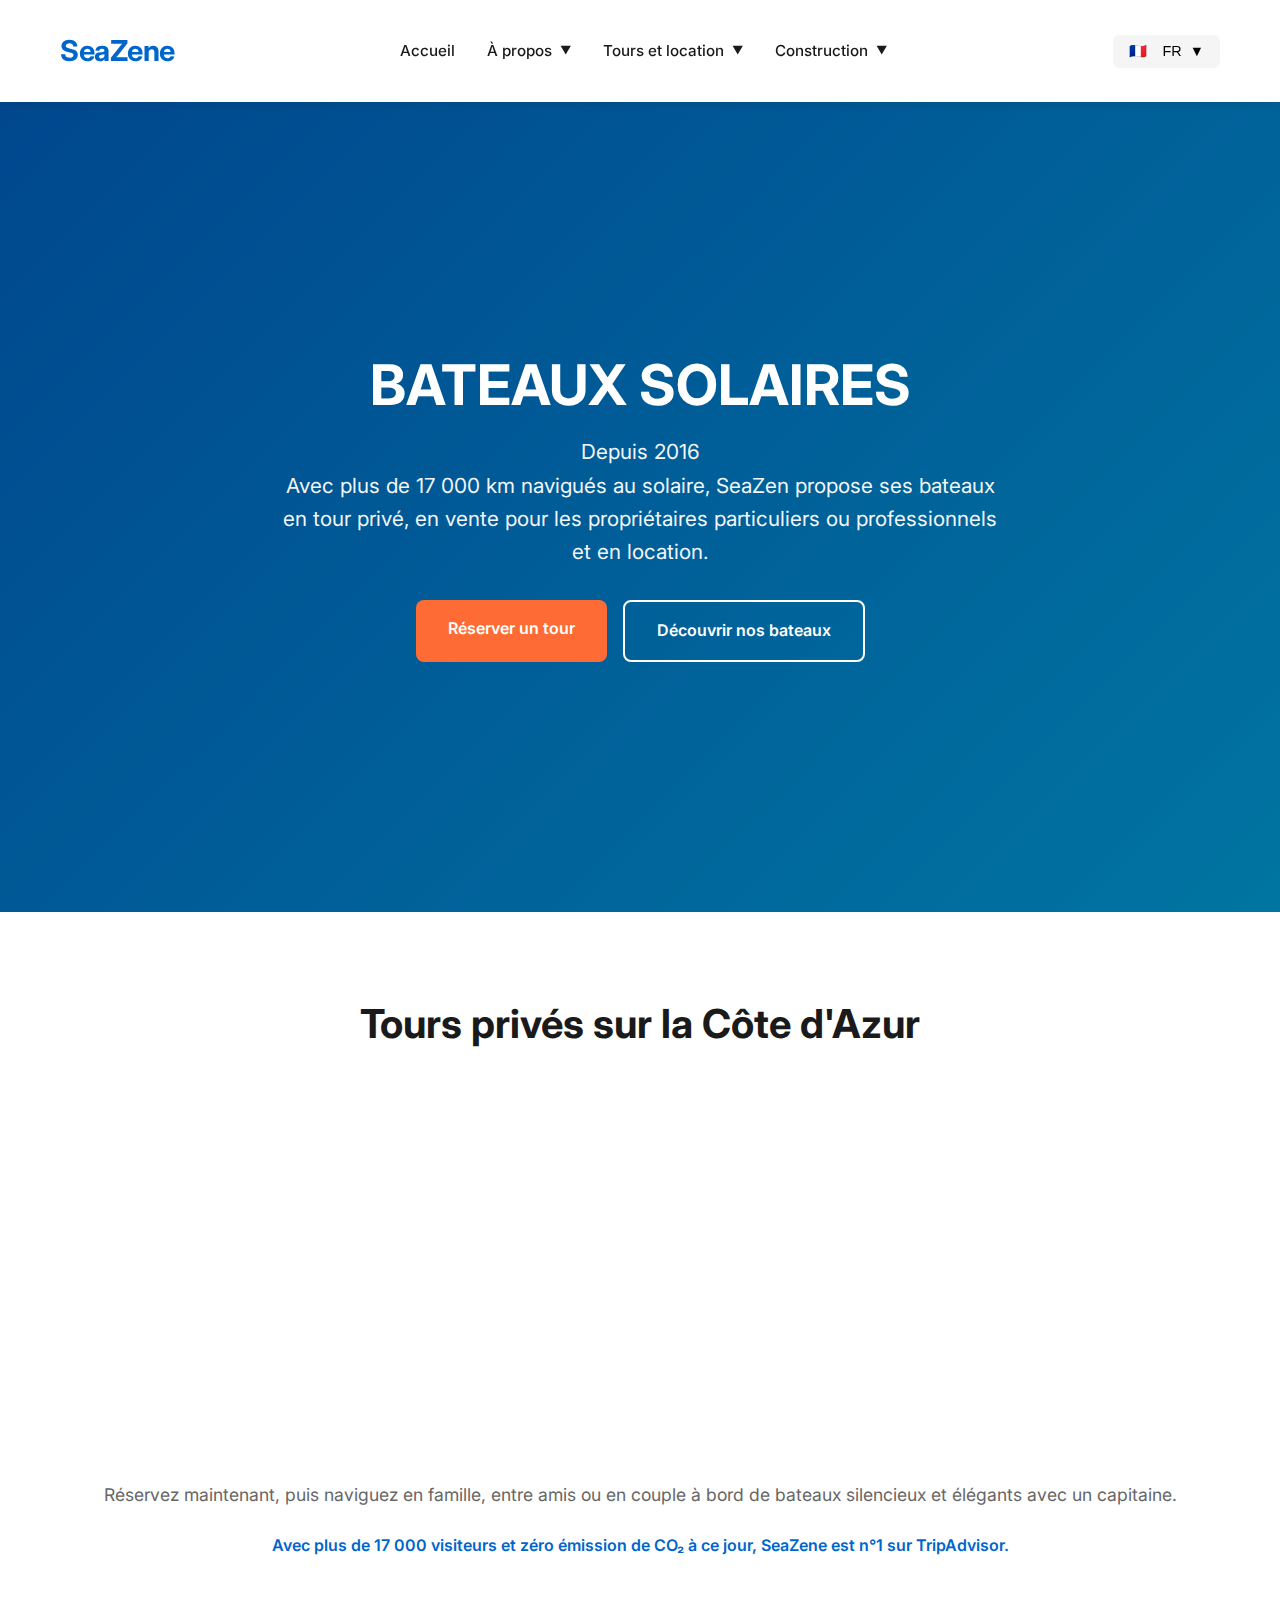
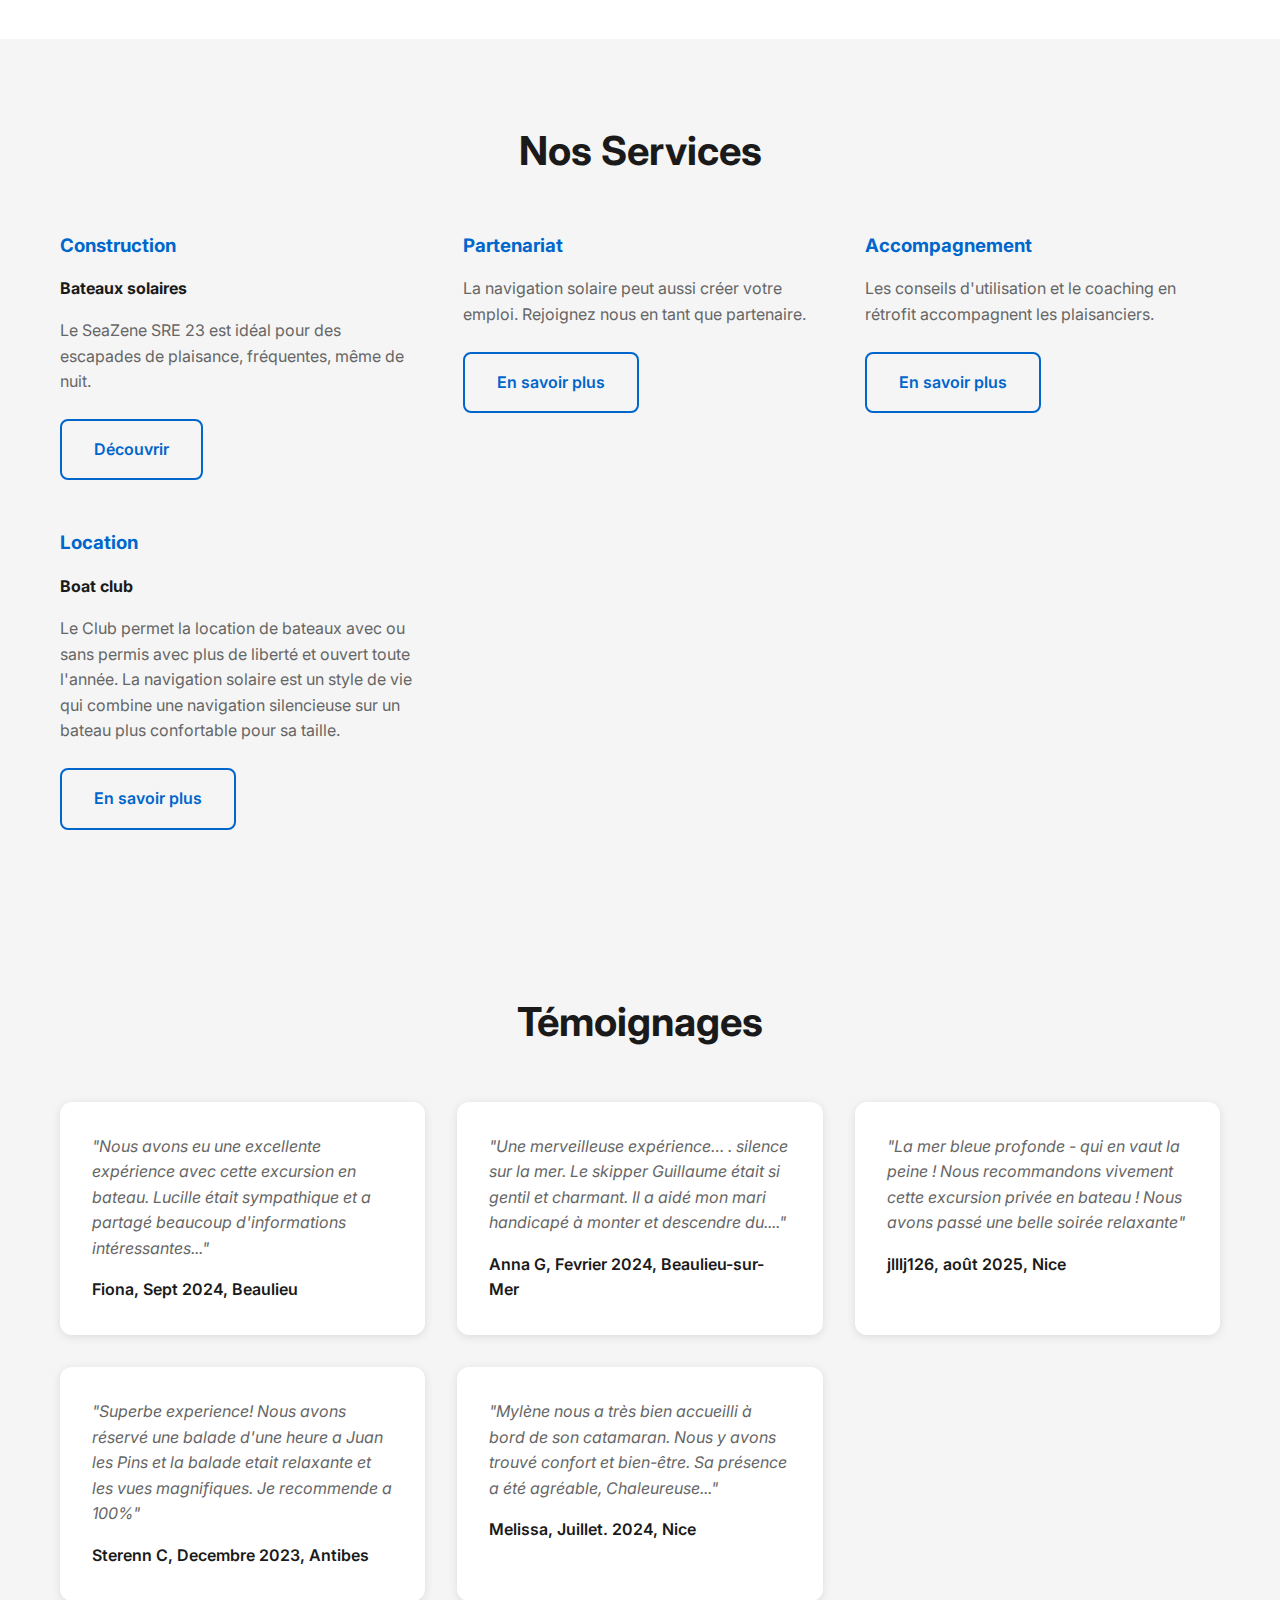
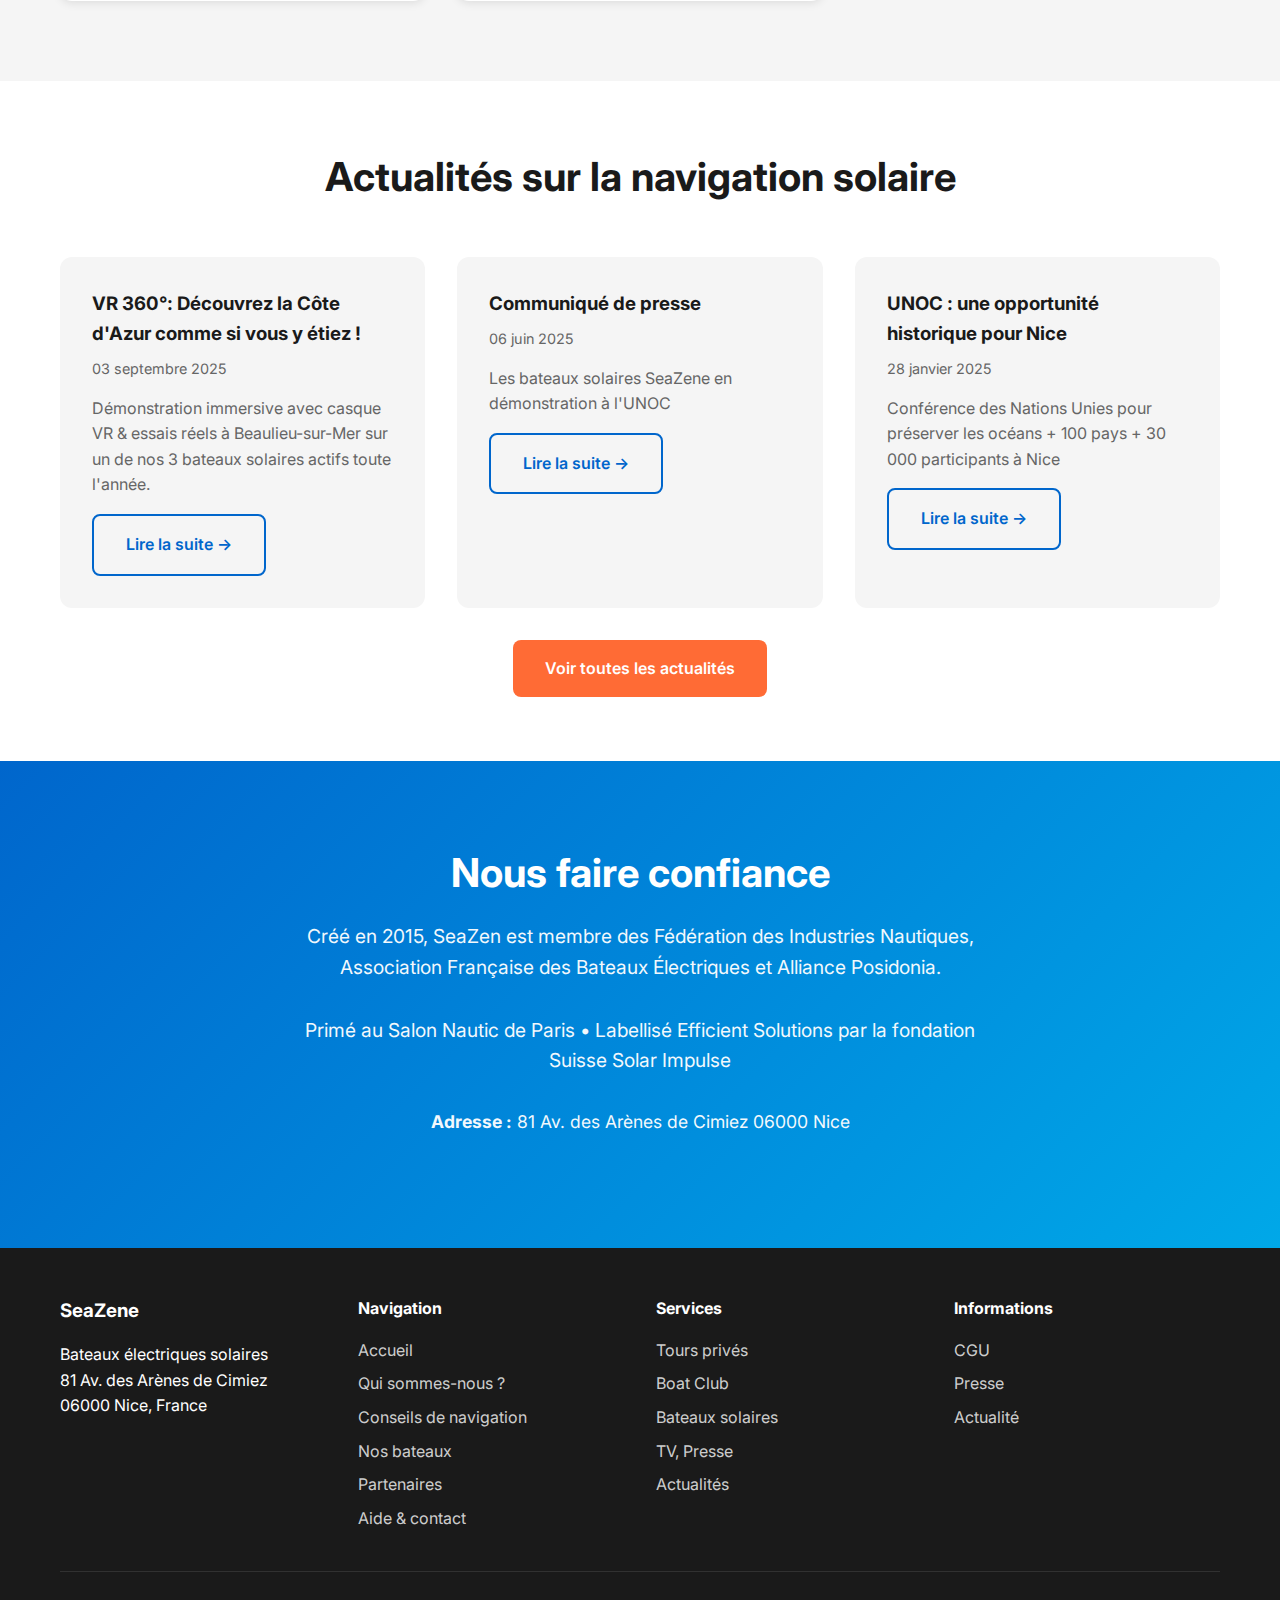
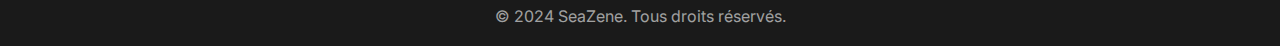
<file: index.html>
<!DOCTYPE html>
<html lang="fr">
<head>
    <meta charset="UTF-8">
    <meta name="viewport" content="width=device-width, initial-scale=1.0">
    <title>SeaZene - Bateaux Électriques Solaires | PACA</title>
    <meta name="description" content="SeaZene, spécialiste des bateaux électriques solaires dans le sud-est de la France. Tours privés, location, vente et construction de bateaux écologiques.">
    <link rel="stylesheet" href="css/style.css">
    <link rel="preconnect" href="https://fonts.googleapis.com">
    <link rel="preconnect" href="https://fonts.gstatic.com" crossorigin>
    <link href="https://fonts.googleapis.com/css2?family=Inter:wght@300;400;500;600;700&display=swap" rel="stylesheet">
</head>
<body>
    <!-- Header -->
    <header class="header" id="header">
        <div class="container">
            <div class="header-content">
                <a href="index.html" class="logo">
                    <h1>SeaZene</h1>
                </a>
                
                <nav class="nav" id="nav">
                    <ul class="nav-list">
                        <li><a href="index.html" class="nav-link">Accueil</a></li>
                        
                        <li class="nav-dropdown">
                            <a href="#" class="nav-link">À propos <span class="arrow">▼</span></a>
                            <ul class="dropdown-menu">
                                <li><a href="qui-sommes-nous.html">Qui sommes-nous ?</a></li>
                                <li><a href="media.html">TV, radio, presse</a></li>
                                <li><a href="actualite.html">Actualité</a></li>
                                <li><a href="contact.html">Aide & contact</a></li>
                            </ul>
                        </li>
                        
                        <li class="nav-dropdown">
                            <a href="#" class="nav-link">Tours et location <span class="arrow">▼</span></a>
                            <ul class="dropdown-menu">
                                <li class="dropdown-section">
                                    <span class="dropdown-title">Tours privés</span>
                                    <ul>
                                        <li><a href="tours-monaco-nice.html">Entre Monaco et Nice</a></li>
                                        <li><a href="tours-antibes-cannes.html">Entre Antibes et Cannes</a></li>
                                    </ul>
                                </li>
                                <li class="dropdown-divider"></li>
                                <li><a href="boat-club.html">Location Boat Club</a></li>
                                <li><a href="dispersion-cendres.html">Dispersion des Cendres</a></li>
                            </ul>
                        </li>
                        
                        <li class="nav-dropdown">
                            <a href="#" class="nav-link">Construction <span class="arrow">▼</span></a>
                            <ul class="dropdown-menu">
                                <li class="dropdown-section">
                                    <span class="dropdown-title">Bateaux solaires</span>
                                    <ul>
                                        <li><a href="bateaux-sre23.html">SEAZENE SRE 23</a></li>
                                    </ul>
                                </li>
                                <li class="dropdown-divider"></li>
                                <li class="dropdown-section">
                                    <span class="dropdown-title">Accompagnement</span>
                                    <ul>
                                        <li><a href="accompagnement-utilisation.html">Utilisation</a></li>
                                        <li><a href="accompagnement-partenariat.html">Partenariat</a></li>
                                        <li><a href="accompagnement-retrofit.html">Retrofit</a></li>
                                        <li><a href="accompagnement-strategie.html">Stratégie</a></li>
                                    </ul>
                                </li>
                            </ul>
                        </li>
                    </ul>
                </nav>
                
                <div class="header-actions">
                    <div class="language-selector">
                        <button class="lang-btn" id="langBtn">
                            <span class="lang-flag">🇫🇷</span>
                            <span class="lang-code">FR</span>
                            <span class="arrow">▼</span>
                        </button>
                        <ul class="lang-dropdown" id="langDropdown">
                            <li><a href="#" data-lang="fr" class="lang-option active">🇫🇷 Français</a></li>
                            <li><a href="#" data-lang="en" class="lang-option">🇬🇧 English</a></li>
                            <li><a href="#" data-lang="es" class="lang-option">🇪🇸 Español</a></li>
                            <li><a href="#" data-lang="it" class="lang-option">🇮🇹 Italiano</a></li>
                        </ul>
                    </div>
                    <button class="mobile-menu-toggle" id="mobileMenuToggle">
                        <span></span>
                        <span></span>
                        <span></span>
                    </button>
                </div>
            </div>
        </div>
    </header>

    <!-- Hero Section -->
    <section class="hero">
        <div class="hero-background">
            <div class="hero-overlay"></div>
        </div>
        <div class="container">
            <div class="hero-content">
                <h2 class="hero-title">BATEAUX SOLAIRES</h2>
                <p class="hero-subtitle">Depuis 2016<br>Avec plus de 17 000 km navigués au solaire, SeaZene propose ses bateaux en tour privé, en vente pour les propriétaires particuliers ou professionnels et en location.</p>
                <div class="hero-actions">
                    <a href="tours-monaco-nice.html" class="btn btn-primary">Réserver un tour</a>
                    <a href="bateaux-sre23.html" class="btn btn-secondary">Découvrir nos bateaux</a>
                </div>
            </div>
        </div>
    </section>

    <!-- Tours Section -->
    <section class="features">
        <div class="container">
            <h2 class="section-title" style="margin-bottom: 3rem;">Tours privés sur la Côte d'Azur</h2>
            <div class="features-grid">
                <div class="feature-card">
                    <h3>La baie de Beaulieu-sur-Mer</h3>
                    <p style="margin-bottom: 1rem;"><strong>Entre Nice et Monaco</strong></p>
                    <p>Naviguez dans la baie de Beaulieu-sur-Mer, découvrez les villas célèbres et les eaux cristallines.</p>
                    <a href="tours-monaco-nice.html" class="btn btn-outline" style="margin-top: 1rem;">Réservez à Beaulieu</a>
                </div>
                <div class="feature-card">
                    <h3>Le port des Olivettes à Antibes</h3>
                    <p style="margin-bottom: 1rem;"><strong>Entre Cannes et Antibes</strong></p>
                    <p>Explorez le Cap d'Antibes et les îles de Lérins depuis Juan-les-Pins.</p>
                    <a href="tours-antibes-cannes.html" class="btn btn-outline" style="margin-top: 1rem;">Réservez à Juan</a>
                </div>
            </div>
            <div style="text-align: center; margin-top: 3rem;">
                <p style="font-size: 1.1rem; color: var(--gray); margin-bottom: 1.5rem;">Réservez maintenant, puis naviguez en famille, entre amis ou en couple à bord de bateaux silencieux et élégants avec un capitaine.</p>
                <p style="font-weight: 600; color: var(--primary-color);">Avec plus de 17 000 visiteurs et zéro émission de CO₂ à ce jour, SeaZene est n°1 sur TripAdvisor.</p>
            </div>
        </div>
    </section>

    <!-- Services Section -->
    <section class="about-preview">
        <div class="container">
            <h2 class="section-title" style="margin-bottom: 3rem;">Nos Services</h2>
            <div style="display: grid; grid-template-columns: repeat(auto-fit, minmax(300px, 1fr)); gap: 3rem;">
                <div>
                    <h3 style="margin-bottom: 1rem; color: var(--primary-color);">Construction</h3>
                    <h4 style="margin-bottom: 1rem;">Bateaux solaires</h4>
                    <p style="color: var(--gray); margin-bottom: 1.5rem;">Le SeaZene SRE 23 est idéal pour des escapades de plaisance, fréquentes, même de nuit.</p>
                    <a href="bateaux-sre23.html" class="btn btn-outline">Découvrir</a>
                </div>
                <div>
                    <h3 style="margin-bottom: 1rem; color: var(--primary-color);">Partenariat</h3>
                    <p style="color: var(--gray); margin-bottom: 1.5rem;">La navigation solaire peut aussi créer votre emploi. Rejoignez nous en tant que partenaire.</p>
                    <a href="accompagnement-partenariat.html" class="btn btn-outline">En savoir plus</a>
                </div>
                <div>
                    <h3 style="margin-bottom: 1rem; color: var(--primary-color);">Accompagnement</h3>
                    <p style="color: var(--gray); margin-bottom: 1.5rem;">Les conseils d'utilisation et le coaching en rétrofit accompagnent les plaisanciers.</p>
                    <a href="accompagnement-utilisation.html" class="btn btn-outline">En savoir plus</a>
                </div>
                <div>
                    <h3 style="margin-bottom: 1rem; color: var(--primary-color);">Location</h3>
                    <h4 style="margin-bottom: 1rem;">Boat club</h4>
                    <p style="color: var(--gray); margin-bottom: 1.5rem;">Le Club permet la location de bateaux avec ou sans permis avec plus de liberté et ouvert toute l'année. La navigation solaire est un style de vie qui combine une navigation silencieuse sur un bateau plus confortable pour sa taille.</p>
                    <a href="boat-club.html" class="btn btn-outline">En savoir plus</a>
                </div>
            </div>
        </div>
    </section>

    <!-- Testimonials Section -->
    <section class="features" style="background: var(--light-gray);">
        <div class="container">
            <h2 class="section-title">Témoignages</h2>
            <div style="display: grid; grid-template-columns: repeat(auto-fit, minmax(280px, 1fr)); gap: 2rem; margin-top: 2rem;">
                <div style="background: var(--white); padding: 2rem; border-radius: 12px; box-shadow: 0 2px 10px rgba(0,0,0,0.1);">
                    <p style="color: var(--gray); font-style: italic; margin-bottom: 1rem;">"Nous avons eu une excellente expérience avec cette excursion en bateau. Lucille était sympathique et a partagé beaucoup d'informations intéressantes..."</p>
                    <p style="font-weight: 600;">Fiona, Sept 2024, Beaulieu</p>
                </div>
                <div style="background: var(--white); padding: 2rem; border-radius: 12px; box-shadow: 0 2px 10px rgba(0,0,0,0.1);">
                    <p style="color: var(--gray); font-style: italic; margin-bottom: 1rem;">"Une merveilleuse expérience… . silence sur la mer. Le skipper Guillaume était si gentil et charmant. Il a aidé mon mari handicapé à monter et descendre du...."</p>
                    <p style="font-weight: 600;">Anna G, Fevrier 2024, Beaulieu-sur-Mer</p>
                </div>
                <div style="background: var(--white); padding: 2rem; border-radius: 12px; box-shadow: 0 2px 10px rgba(0,0,0,0.1);">
                    <p style="color: var(--gray); font-style: italic; margin-bottom: 1rem;">"La mer bleue profonde - qui en vaut la peine ! Nous recommandons vivement cette excursion privée en bateau ! Nous avons passé une belle soirée relaxante"</p>
                    <p style="font-weight: 600;">jlllj126, août 2025, Nice</p>
                </div>
                <div style="background: var(--white); padding: 2rem; border-radius: 12px; box-shadow: 0 2px 10px rgba(0,0,0,0.1);">
                    <p style="color: var(--gray); font-style: italic; margin-bottom: 1rem;">"Superbe experience! Nous avons réservé une balade d'une heure a Juan les Pins et la balade etait relaxante et les vues magnifiques. Je recommende a 100%"</p>
                    <p style="font-weight: 600;">Sterenn C, Decembre 2023, Antibes</p>
                </div>
                <div style="background: var(--white); padding: 2rem; border-radius: 12px; box-shadow: 0 2px 10px rgba(0,0,0,0.1);">
                    <p style="color: var(--gray); font-style: italic; margin-bottom: 1rem;">"Mylène nous a très bien accueilli à bord de son catamaran. Nous y avons trouvé confort et bien-être. Sa présence a été agréable, Chaleureuse..."</p>
                    <p style="font-weight: 600;">Melissa, Juillet. 2024, Nice</p>
                </div>
            </div>
        </div>
    </section>

    <!-- News Preview -->
    <section class="page-content">
        <div class="container">
            <h2 class="section-title">Actualités sur la navigation solaire</h2>
            <div style="display: grid; grid-template-columns: repeat(auto-fit, minmax(300px, 1fr)); gap: 2rem; margin-top: 2rem;">
                <article style="background: var(--light-gray); padding: 2rem; border-radius: 12px;">
                    <h3 style="margin-bottom: 0.5rem;">VR 360°: Découvrez la Côte d'Azur comme si vous y étiez !</h3>
                    <p style="color: var(--gray); font-size: 0.9rem; margin-bottom: 1rem;">03 septembre 2025</p>
                    <p style="color: var(--gray); margin-bottom: 1rem;">Démonstration immersive avec casque VR & essais réels à Beaulieu-sur-Mer sur un de nos 3 bateaux solaires actifs toute l'année.</p>
                    <a href="actualite.html" class="btn btn-outline">Lire la suite →</a>
                </article>
                <article style="background: var(--light-gray); padding: 2rem; border-radius: 12px;">
                    <h3 style="margin-bottom: 0.5rem;">Communiqué de presse</h3>
                    <p style="color: var(--gray); font-size: 0.9rem; margin-bottom: 1rem;">06 juin 2025</p>
                    <p style="color: var(--gray); margin-bottom: 1rem;">Les bateaux solaires SeaZene en démonstration à l'UNOC</p>
                    <a href="actualite.html" class="btn btn-outline">Lire la suite →</a>
                </article>
                <article style="background: var(--light-gray); padding: 2rem; border-radius: 12px;">
                    <h3 style="margin-bottom: 0.5rem;">UNOC : une opportunité historique pour Nice</h3>
                    <p style="color: var(--gray); font-size: 0.9rem; margin-bottom: 1rem;">28 janvier 2025</p>
                    <p style="color: var(--gray); margin-bottom: 1rem;">Conférence des Nations Unies pour préserver les océans + 100 pays + 30 000 participants à Nice</p>
                    <a href="actualite.html" class="btn btn-outline">Lire la suite →</a>
                </article>
            </div>
            <div style="text-align: center; margin-top: 2rem;">
                <a href="actualite.html" class="btn btn-primary">Voir toutes les actualités</a>
            </div>
        </div>
    </section>

    <!-- Trust Section -->
    <section class="cta-section">
        <div class="container">
            <div class="cta-content">
                <h2>Nous faire confiance</h2>
                <p>Créé en 2015, SeaZene est membre des Fédération des Industries Nautiques, Association Française des Bateaux Électriques et Alliance Posidonia.</p>
                <p style="margin-top: 1rem;">Primé au Salon Nautic de Paris • Labellisé Efficient Solutions par la fondation Suisse Solar Impulse</p>
                <p style="margin-top: 1.5rem; font-size: 1.1rem;"><strong>Adresse :</strong> 81 Av. des Arènes de Cimiez 06000 Nice</p>
            </div>
        </div>
    </section>

    <!-- Footer -->
    <footer class="footer">
        <div class="container">
            <div class="footer-content">
                <div class="footer-section">
                    <h3>SeaZene</h3>
                    <p>Bateaux électriques solaires<br>81 Av. des Arènes de Cimiez<br>06000 Nice, France</p>
                </div>
                <div class="footer-section">
                    <h4>Navigation</h4>
                    <ul>
                        <li><a href="index.html">Accueil</a></li>
                        <li><a href="qui-sommes-nous.html">Qui sommes-nous ?</a></li>
                        <li><a href="accompagnement-utilisation.html">Conseils de navigation</a></li>
                        <li><a href="bateaux-sre23.html">Nos bateaux</a></li>
                        <li><a href="accompagnement-partenariat.html">Partenaires</a></li>
                        <li><a href="contact.html">Aide & contact</a></li>
                    </ul>
                </div>
                <div class="footer-section">
                    <h4>Services</h4>
                    <ul>
                        <li><a href="tours-monaco-nice.html">Tours privés</a></li>
                        <li><a href="boat-club.html">Boat Club</a></li>
                        <li><a href="bateaux-sre23.html">Bateaux solaires</a></li>
                        <li><a href="media.html">TV, Presse</a></li>
                        <li><a href="actualite.html">Actualités</a></li>
                    </ul>
                </div>
                <div class="footer-section">
                    <h4>Informations</h4>
                    <ul>
                        <li><a href="contact.html">CGU</a></li>
                        <li><a href="media.html">Presse</a></li>
                        <li><a href="actualite.html">Actualité</a></li>
                    </ul>
                </div>
            </div>
            <div class="footer-bottom">
                <p>&copy; 2024 SeaZene. Tous droits réservés.</p>
            </div>
        </div>
    </footer>

    <script src="js/translations.js"></script>
    <script src="js/main.js"></script>
</body>
</html>
</file>
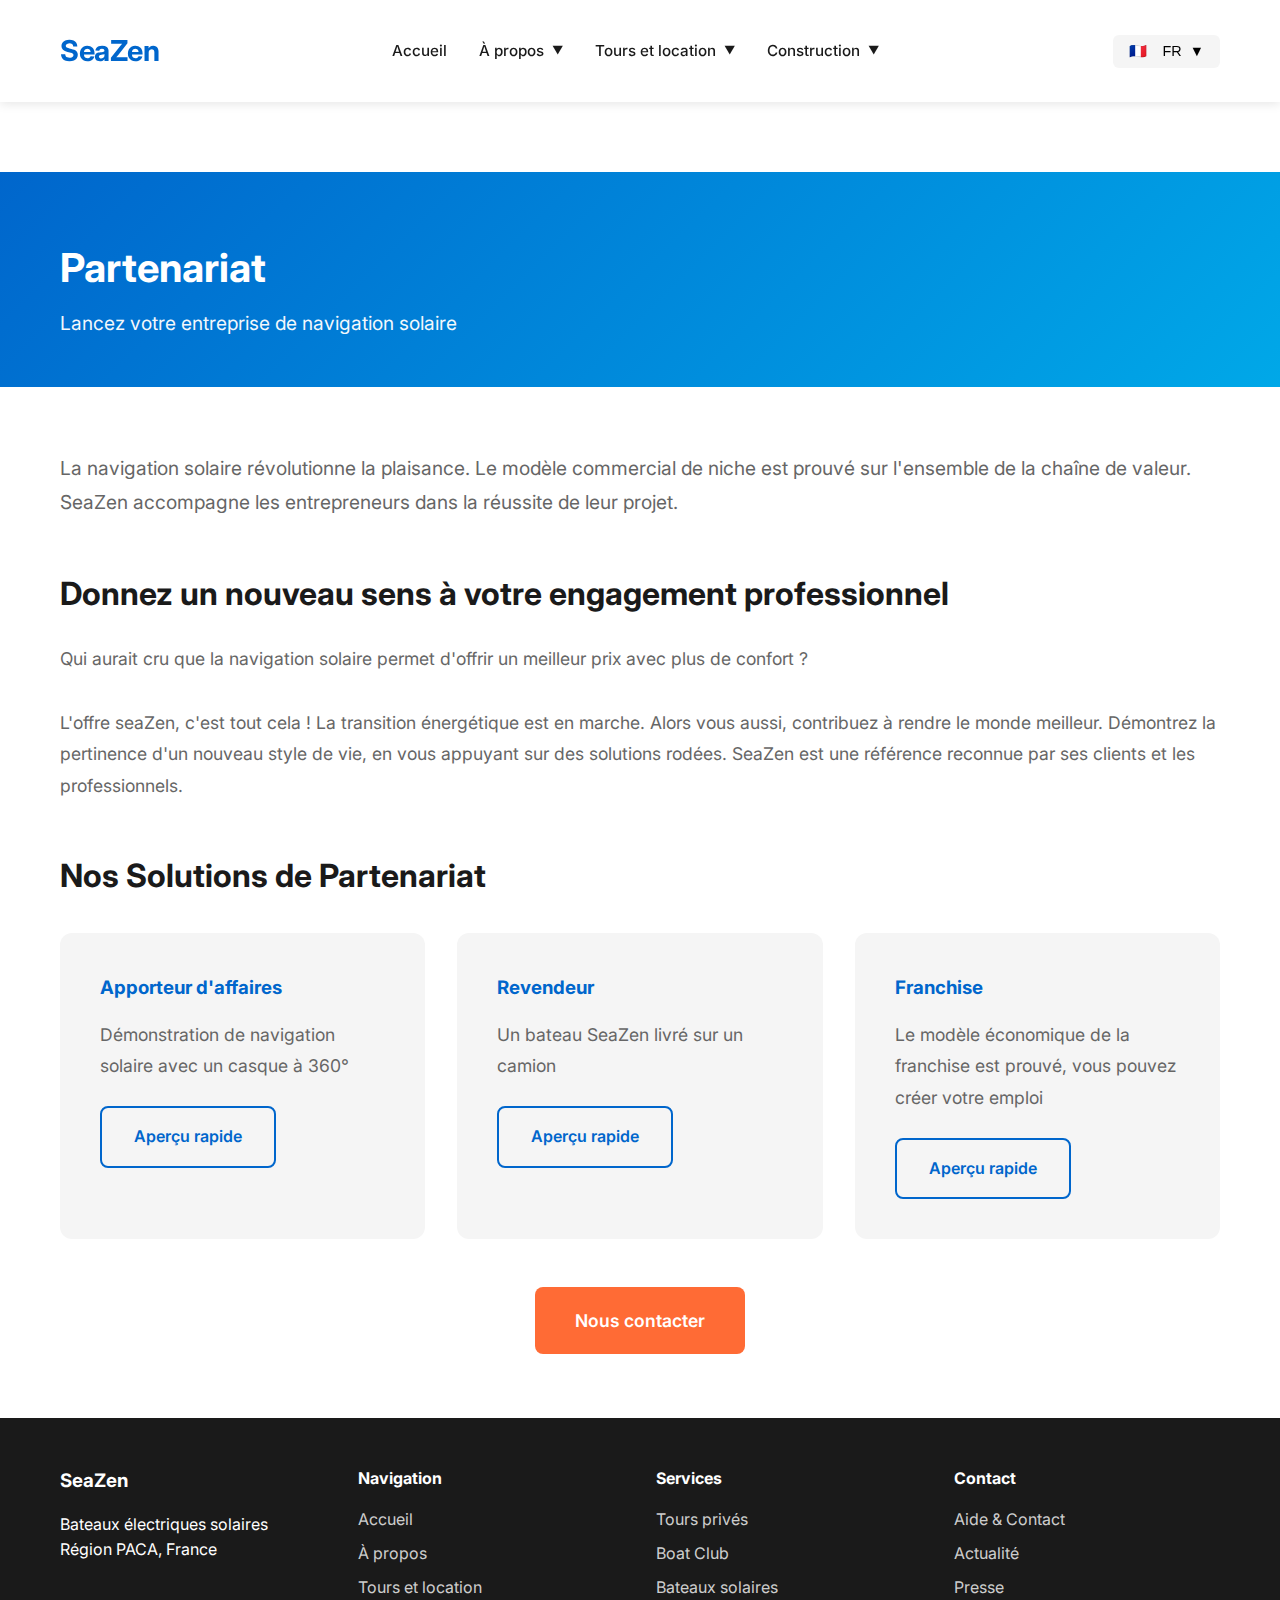
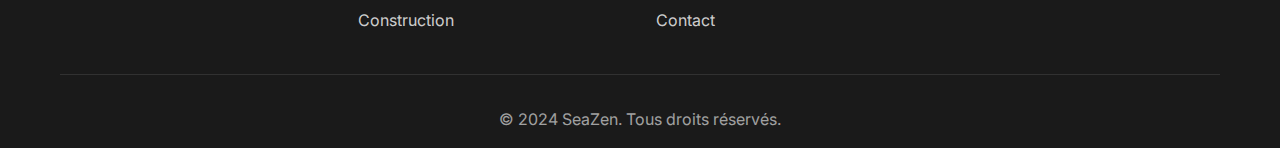
<file: accompagnement-partenariat.html>
<!DOCTYPE html>
<html lang="fr">
<head>
    <meta charset="UTF-8">
    <meta name="viewport" content="width=device-width, initial-scale=1.0">
    <title>Accompagnement Partenariat - SeaZen</title>
    <meta name="description" content="Partenariats stratégiques avec SeaZen. Développez des projets communs autour de la navigation solaire et durable.">
    <link rel="stylesheet" href="css/style.css">
    <link rel="preconnect" href="https://fonts.googleapis.com">
    <link rel="preconnect" href="https://fonts.gstatic.com" crossorigin>
    <link href="https://fonts.googleapis.com/css2?family=Inter:wght@300;400;500;600;700&display=swap" rel="stylesheet">
</head>
<body>
    <!-- Header -->
    <header class="header" id="header">
        <div class="container">
            <div class="header-content">
                <a href="index.html" class="logo">
                    <h1>SeaZen</h1>
                </a>
                
                <nav class="nav" id="nav">
                    <ul class="nav-list">
                        <li><a href="index.html" class="nav-link">Accueil</a></li>
                        
                        <li class="nav-dropdown">
                            <a href="#" class="nav-link">À propos <span class="arrow">▼</span></a>
                            <ul class="dropdown-menu">
                                <li><a href="qui-sommes-nous.html">Qui sommes-nous ?</a></li>
                                <li><a href="media.html">TV, radio, presse</a></li>
                                <li><a href="actualite.html">Actualité</a></li>
                                <li><a href="contact.html">Aide & contact</a></li>
                            </ul>
                        </li>
                        
                        <li class="nav-dropdown">
                            <a href="#" class="nav-link">Tours et location <span class="arrow">▼</span></a>
                            <ul class="dropdown-menu">
                                <li class="dropdown-section">
                                    <span class="dropdown-title">Tours privés</span>
                                    <ul>
                                        <li><a href="tours-monaco-nice.html">Entre Monaco et Nice</a></li>
                                        <li><a href="tours-antibes-cannes.html">Entre Antibes et Cannes</a></li>
                                    </ul>
                                </li>
                                <li class="dropdown-divider"></li>
                                <li><a href="boat-club.html">Location Boat Club</a></li>
                                <li><a href="dispersion-cendres.html">Dispersion des Cendres</a></li>
                            </ul>
                        </li>
                        
                        <li class="nav-dropdown">
                            <a href="#" class="nav-link">Construction <span class="arrow">▼</span></a>
                            <ul class="dropdown-menu">
                                <li class="dropdown-section">
                                    <span class="dropdown-title">Bateaux solaires</span>
                                    <ul>
                                        <li><a href="bateaux-sre23.html">SEAZEN SRE 23</a></li>
                                    </ul>
                                </li>
                                <li class="dropdown-divider"></li>
                                <li class="dropdown-section">
                                    <span class="dropdown-title">Accompagnement</span>
                                    <ul>
                                        <li><a href="accompagnement-utilisation.html">Utilisation</a></li>
                                        <li><a href="accompagnement-partenariat.html">Partenariat</a></li>
                                        <li><a href="accompagnement-retrofit.html">Retrofit</a></li>
                                        <li><a href="accompagnement-strategie.html">Stratégie</a></li>
                                    </ul>
                                </li>
                            </ul>
                        </li>
                    </ul>
                </nav>
                
                <div class="header-actions">
                    <div class="language-selector">
                        <button class="lang-btn" id="langBtn">
                            <span class="lang-flag">🇫🇷</span>
                            <span class="lang-code">FR</span>
                            <span class="arrow">▼</span>
                        </button>
                        <ul class="lang-dropdown" id="langDropdown">
                            <li><a href="#" data-lang="fr" class="lang-option active">🇫🇷 Français</a></li>
                            <li><a href="#" data-lang="en" class="lang-option">🇬🇧 English</a></li>
                            <li><a href="#" data-lang="es" class="lang-option">🇪🇸 Español</a></li>
                            <li><a href="#" data-lang="it" class="lang-option">🇮🇹 Italiano</a></li>
                        </ul>
                    </div>
                    <button class="mobile-menu-toggle" id="mobileMenuToggle">
                        <span></span>
                        <span></span>
                        <span></span>
                    </button>
                </div>
            </div>
        </div>
    </header>

    <!-- Page Header -->
    <section class="page-header">
        <div class="container">
            <h1>Partenariat</h1>
            <p>Lancez votre entreprise de navigation solaire</p>
        </div>
    </section>

    <!-- Page Content -->
    <section class="page-content">
        <div class="container">
            <div class="content-section">
                <p style="font-size: 1.2rem; margin-bottom: 2rem;">La navigation solaire révolutionne la plaisance. Le modèle commercial de niche est prouvé sur l'ensemble de la chaîne de valeur. SeaZen accompagne les entrepreneurs dans la réussite de leur projet.</p>
            </div>

            <div class="content-section">
                <h2>Donnez un nouveau sens à votre engagement professionnel</h2>
                <p style="color: var(--gray); margin-bottom: 2rem;">Qui aurait cru que la navigation solaire permet d'offrir un meilleur prix avec plus de confort ?</p>
                <p style="color: var(--gray); margin-bottom: 2rem;">L'offre seaZen, c'est tout cela ! La transition énergétique est en marche. Alors vous aussi, contribuez à rendre le monde meilleur. Démontrez la pertinence d'un nouveau style de vie, en vous appuyant sur des solutions rodées. SeaZen est une référence reconnue par ses clients et les professionnels.</p>
            </div>

            <div class="content-section">
                <h2>Nos Solutions de Partenariat</h2>
                <div style="display: grid; grid-template-columns: repeat(auto-fit, minmax(300px, 1fr)); gap: 2rem; margin-top: 2rem;">
                    <div style="background: var(--light-gray); padding: 2.5rem; border-radius: 12px;">
                        <h3 style="margin-bottom: 1rem; color: var(--primary-color);">Apporteur d'affaires</h3>
                        <p style="color: var(--gray); margin-bottom: 1.5rem;">Démonstration de navigation solaire avec un casque à 360°</p>
                        <a href="#" class="btn btn-outline">Aperçu rapide</a>
                    </div>
                    
                    <div style="background: var(--light-gray); padding: 2.5rem; border-radius: 12px;">
                        <h3 style="margin-bottom: 1rem; color: var(--primary-color);">Revendeur</h3>
                        <p style="color: var(--gray); margin-bottom: 1.5rem;">Un bateau SeaZen livré sur un camion</p>
                        <a href="#" class="btn btn-outline">Aperçu rapide</a>
                    </div>
                    
                    <div style="background: var(--light-gray); padding: 2.5rem; border-radius: 12px;">
                        <h3 style="margin-bottom: 1rem; color: var(--primary-color);">Franchise</h3>
                        <p style="color: var(--gray); margin-bottom: 1.5rem;">Le modèle économique de la franchise est prouvé, vous pouvez créer votre emploi</p>
                        <a href="#" class="btn btn-outline">Aperçu rapide</a>
                    </div>
                </div>
            </div>

            <div style="text-align: center; margin-top: 3rem;">
                <a href="contact.html" class="btn btn-primary btn-large">Nous contacter</a>
            </div>
        </div>
    </section>

    <!-- Footer -->
    <footer class="footer">
        <div class="container">
            <div class="footer-content">
                <div class="footer-section">
                    <h3>SeaZen</h3>
                    <p>Bateaux électriques solaires<br>Région PACA, France</p>
                </div>
                <div class="footer-section">
                    <h4>Navigation</h4>
                    <ul>
                        <li><a href="index.html">Accueil</a></li>
                        <li><a href="qui-sommes-nous.html">À propos</a></li>
                        <li><a href="tours-monaco-nice.html">Tours et location</a></li>
                        <li><a href="bateaux-sre23.html">Construction</a></li>
                    </ul>
                </div>
                <div class="footer-section">
                    <h4>Services</h4>
                    <ul>
                        <li><a href="tours-monaco-nice.html">Tours privés</a></li>
                        <li><a href="boat-club.html">Boat Club</a></li>
                        <li><a href="bateaux-sre23.html">Bateaux solaires</a></li>
                        <li><a href="contact.html">Contact</a></li>
                    </ul>
                </div>
                <div class="footer-section">
                    <h4>Contact</h4>
                    <ul>
                        <li><a href="contact.html">Aide & Contact</a></li>
                        <li><a href="actualite.html">Actualité</a></li>
                        <li><a href="media.html">Presse</a></li>
                    </ul>
                </div>
            </div>
            <div class="footer-bottom">
                <p>&copy; 2024 SeaZen. Tous droits réservés.</p>
            </div>
        </div>
    </footer>

    <script src="js/main.js"></script>
</body>
</html>
</file>
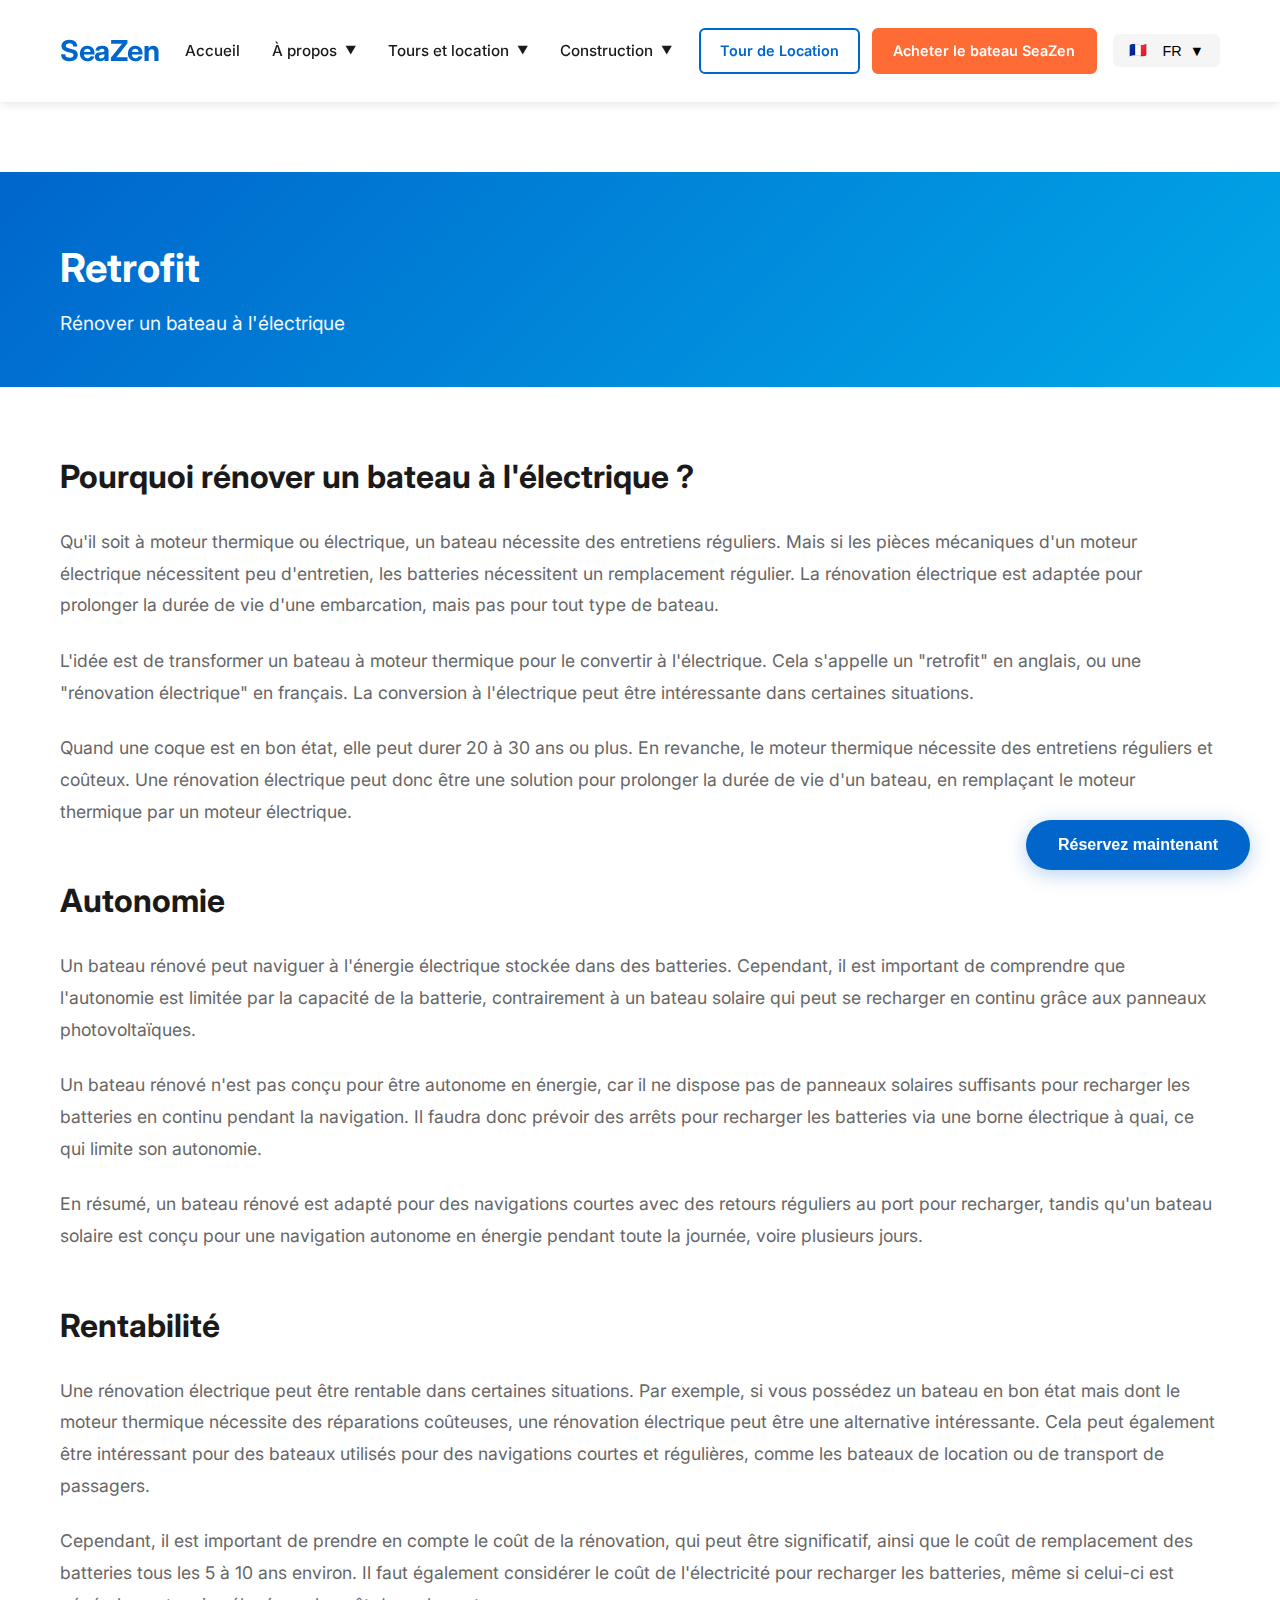
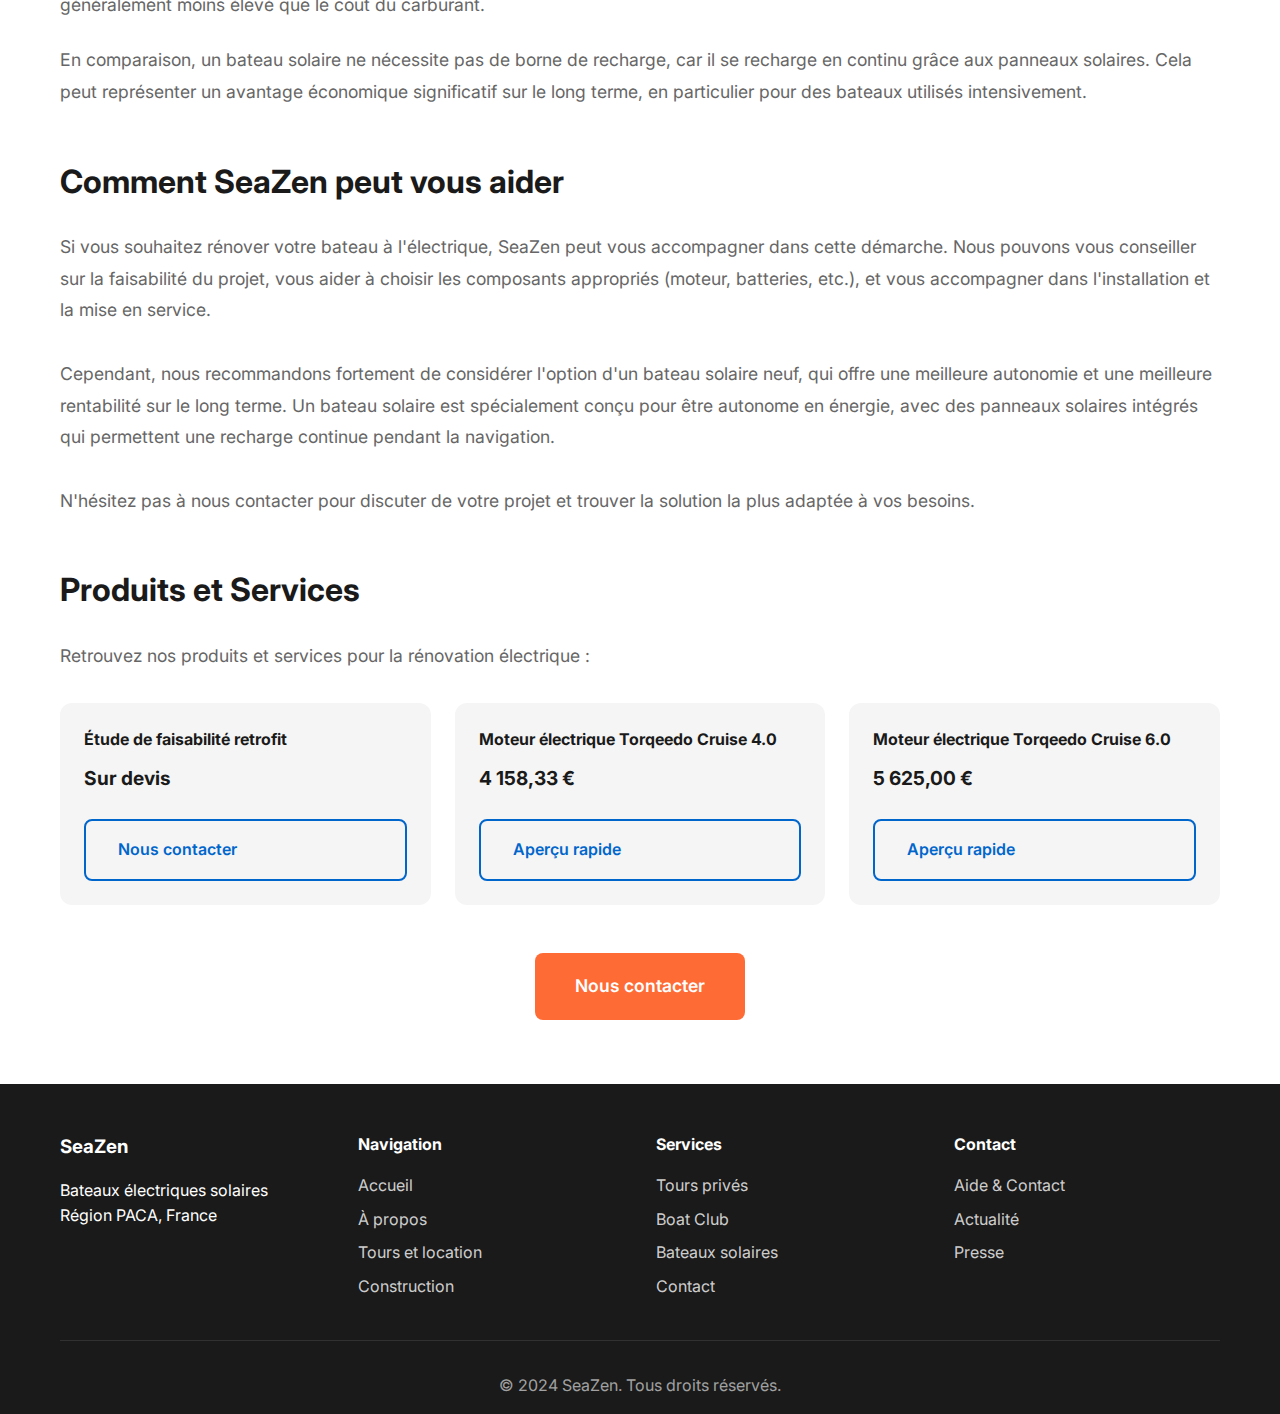
<file: accompagnement-retrofit.html>
<!DOCTYPE html>
<html lang="fr">
<head>
    <meta charset="UTF-8">
    <meta name="viewport" content="width=device-width, initial-scale=1.0">
    <title>Accompagnement Retrofit - SeaZen</title>
    <meta name="description" content="Transformez vos bateaux existants en version solaire. Service de retrofit pour une navigation écologique avec SeaZen.">
    <link rel="stylesheet" href="css/style.css">
    <link rel="preconnect" href="https://fonts.googleapis.com">
    <link rel="preconnect" href="https://fonts.gstatic.com" crossorigin>
    <link href="https://fonts.googleapis.com/css2?family=Inter:wght@300;400;500;600;700&display=swap" rel="stylesheet">
</head>
<body>
    <!-- Header -->
    <header class="header" id="header">
        <div class="container">
            <div class="header-content">
                <a href="index.html" class="logo">
                    <h1>SeaZen</h1>
                </a>
                
                <nav class="nav" id="nav">
                    <ul class="nav-list">
                        <li><a href="index.html" class="nav-link">Accueil</a></li>
                        
                        <li class="nav-dropdown">
                            <a href="#" class="nav-link">À propos <span class="arrow">▼</span></a>
                            <ul class="dropdown-menu">
                                <li><a href="qui-sommes-nous.html">Qui sommes-nous ?</a></li>
                                <li><a href="media.html">TV, radio, presse</a></li>
                                <li><a href="actualite.html">Actualité</a></li>
                                <li><a href="contact.html">Aide & contact</a></li>
                            </ul>
                        </li>
                        
                        <li class="nav-dropdown">
                            <a href="#" class="nav-link">Tours et location <span class="arrow">▼</span></a>
                            <ul class="dropdown-menu">
                                <li class="dropdown-section">
                                    <span class="dropdown-title">Tours privés</span>
                                    <ul>
                                        <li><a href="tours-monaco-nice.html">Entre Monaco et Nice</a></li>
                                        <li><a href="tours-antibes-cannes.html">Entre Antibes et Cannes</a></li>
                                    </ul>
                                </li>
                                <li class="dropdown-divider"></li>
                                <li><a href="boat-club.html">Location Boat Club</a></li>
                                <li><a href="dispersion-cendres.html">Dispersion des Cendres</a></li>
                            </ul>
                        </li>
                        
                        <li class="nav-dropdown">
                            <a href="#" class="nav-link">Construction <span class="arrow">▼</span></a>
                            <ul class="dropdown-menu">
                                <li class="dropdown-section">
                                    <span class="dropdown-title">Bateaux solaires</span>
                                    <ul>
                                        <li><a href="bateaux-sre23.html">SEAZEN SRE 23</a></li>
                                    </ul>
                                </li>
                                <li class="dropdown-divider"></li>
                                <li class="dropdown-section">
                                    <span class="dropdown-title">Accompagnement</span>
                                    <ul>
                                        <li><a href="accompagnement-utilisation.html">Utilisation</a></li>
                                        <li><a href="accompagnement-partenariat.html">Partenariat</a></li>
                                        <li><a href="accompagnement-retrofit.html">Retrofit</a></li>
                                        <li><a href="accompagnement-strategie.html">Stratégie</a></li>
                                    </ul>
                                </li>
                            </ul>
                        </li>
                    </ul>
                </nav>
                
                <div class="header-actions">
                    <div class="header-buttons">
                        <a href="tours-monaco-nice.html" class="header-btn header-btn-tour">Tour de Location</a>
                        <a href="bateaux-sre23.html" class="header-btn header-btn-buy">Acheter le bateau SeaZen</a>
                    </div>
                    
                    <div class="language-selector">
                        <button class="lang-btn" id="langBtn">
                            <span class="lang-flag">🇫🇷</span>
                            <span class="lang-code">FR</span>
                            <span class="arrow">▼</span>
                        </button>
                        <ul class="lang-dropdown" id="langDropdown">
                            <li><a href="#" data-lang="fr" class="lang-option active">🇫🇷 Français</a></li>
                            <li><a href="#" data-lang="en" class="lang-option">🇬🇧 English</a></li>
                            <li><a href="#" data-lang="es" class="lang-option">🇪🇸 Español</a></li>
                            <li><a href="#" data-lang="it" class="lang-option">🇮🇹 Italiano</a></li>
                        </ul>
                    </div>
                    <button class="mobile-menu-toggle" id="mobileMenuToggle">
                        <span></span>
                        <span></span>
                        <span></span>
                    </button>
                </div>
            </div>
        </div>
    </header>

    <!-- Page Header -->
    <section class="page-header">
        <div class="container">
            <h1>Retrofit</h1>
            <p>Rénover un bateau à l'électrique</p>
        </div>
    </section>

    <!-- Page Content -->
    <section class="page-content">
        <div class="container">
            <div class="content-section">
                <h2>Pourquoi rénover un bateau à l'électrique ?</h2>
                <p style="color: var(--gray); margin-bottom: 1.5rem;">Qu'il soit à moteur thermique ou électrique, un bateau nécessite des entretiens réguliers. Mais si les pièces mécaniques d'un moteur électrique nécessitent peu d'entretien, les batteries nécessitent un remplacement régulier. La rénovation électrique est adaptée pour prolonger la durée de vie d'une embarcation, mais pas pour tout type de bateau.</p>
                <p style="color: var(--gray); margin-bottom: 1.5rem;">L'idée est de transformer un bateau à moteur thermique pour le convertir à l'électrique. Cela s'appelle un "retrofit" en anglais, ou une "rénovation électrique" en français. La conversion à l'électrique peut être intéressante dans certaines situations.</p>
                <p style="color: var(--gray);">Quand une coque est en bon état, elle peut durer 20 à 30 ans ou plus. En revanche, le moteur thermique nécessite des entretiens réguliers et coûteux. Une rénovation électrique peut donc être une solution pour prolonger la durée de vie d'un bateau, en remplaçant le moteur thermique par un moteur électrique.</p>
            </div>

            <div class="content-section">
                <h2>Autonomie</h2>
                <p style="color: var(--gray); margin-bottom: 1.5rem;">Un bateau rénové peut naviguer à l'énergie électrique stockée dans des batteries. Cependant, il est important de comprendre que l'autonomie est limitée par la capacité de la batterie, contrairement à un bateau solaire qui peut se recharger en continu grâce aux panneaux photovoltaïques.</p>
                <p style="color: var(--gray); margin-bottom: 1.5rem;">Un bateau rénové n'est pas conçu pour être autonome en énergie, car il ne dispose pas de panneaux solaires suffisants pour recharger les batteries en continu pendant la navigation. Il faudra donc prévoir des arrêts pour recharger les batteries via une borne électrique à quai, ce qui limite son autonomie.</p>
                <p style="color: var(--gray);">En résumé, un bateau rénové est adapté pour des navigations courtes avec des retours réguliers au port pour recharger, tandis qu'un bateau solaire est conçu pour une navigation autonome en énergie pendant toute la journée, voire plusieurs jours.</p>
            </div>

            <div class="content-section">
                <h2>Rentabilité</h2>
                <p style="color: var(--gray); margin-bottom: 1.5rem;">Une rénovation électrique peut être rentable dans certaines situations. Par exemple, si vous possédez un bateau en bon état mais dont le moteur thermique nécessite des réparations coûteuses, une rénovation électrique peut être une alternative intéressante. Cela peut également être intéressant pour des bateaux utilisés pour des navigations courtes et régulières, comme les bateaux de location ou de transport de passagers.</p>
                <p style="color: var(--gray); margin-bottom: 1.5rem;">Cependant, il est important de prendre en compte le coût de la rénovation, qui peut être significatif, ainsi que le coût de remplacement des batteries tous les 5 à 10 ans environ. Il faut également considérer le coût de l'électricité pour recharger les batteries, même si celui-ci est généralement moins élevé que le coût du carburant.</p>
                <p style="color: var(--gray);">En comparaison, un bateau solaire ne nécessite pas de borne de recharge, car il se recharge en continu grâce aux panneaux solaires. Cela peut représenter un avantage économique significatif sur le long terme, en particulier pour des bateaux utilisés intensivement.</p>
            </div>

            <div class="content-section">
                <h2>Comment SeaZen peut vous aider</h2>
                <p style="color: var(--gray); margin-bottom: 2rem;">Si vous souhaitez rénover votre bateau à l'électrique, SeaZen peut vous accompagner dans cette démarche. Nous pouvons vous conseiller sur la faisabilité du projet, vous aider à choisir les composants appropriés (moteur, batteries, etc.), et vous accompagner dans l'installation et la mise en service.</p>
                <p style="color: var(--gray); margin-bottom: 2rem;">Cependant, nous recommandons fortement de considérer l'option d'un bateau solaire neuf, qui offre une meilleure autonomie et une meilleure rentabilité sur le long terme. Un bateau solaire est spécialement conçu pour être autonome en énergie, avec des panneaux solaires intégrés qui permettent une recharge continue pendant la navigation.</p>
                <p style="color: var(--gray);">N'hésitez pas à nous contacter pour discuter de votre projet et trouver la solution la plus adaptée à vos besoins.</p>
            </div>

            <div class="content-section">
                <h2>Produits et Services</h2>
                <p style="color: var(--gray); margin-bottom: 2rem;">Retrouvez nos produits et services pour la rénovation électrique :</p>
                
                <div style="display: grid; grid-template-columns: repeat(auto-fit, minmax(250px, 1fr)); gap: 1.5rem;">
                    <div style="background: var(--light-gray); padding: 1.5rem; border-radius: 12px;">
                        <h4 style="margin-bottom: 0.5rem;">Étude de faisabilité retrofit</h4>
                        <p style="font-size: 1.2rem; font-weight: 700; color: var(--dark); margin: 0.5rem 0;">Sur devis</p>
                        <a href="contact.html" class="btn btn-outline" style="width: 100%; margin-top: 1rem;">Nous contacter</a>
                    </div>
                    
                    <div style="background: var(--light-gray); padding: 1.5rem; border-radius: 12px;">
                        <h4 style="margin-bottom: 0.5rem;">Moteur électrique Torqeedo Cruise 4.0</h4>
                        <p style="font-size: 1.2rem; font-weight: 700; color: var(--dark); margin: 0.5rem 0;">4 158,33 €</p>
                        <a href="#" class="btn btn-outline" style="width: 100%; margin-top: 1rem;">Aperçu rapide</a>
                    </div>
                    
                    <div style="background: var(--light-gray); padding: 1.5rem; border-radius: 12px;">
                        <h4 style="margin-bottom: 0.5rem;">Moteur électrique Torqeedo Cruise 6.0</h4>
                        <p style="font-size: 1.2rem; font-weight: 700; color: var(--dark); margin: 0.5rem 0;">5 625,00 €</p>
                        <a href="#" class="btn btn-outline" style="width: 100%; margin-top: 1rem;">Aperçu rapide</a>
                    </div>
                </div>
            </div>

            <div style="text-align: center; margin-top: 3rem;">
                <a href="contact.html" class="btn btn-primary btn-large">Nous contacter</a>
            </div>
        </div>
    </section>

    <!-- Footer -->
    <footer class="footer">
        <div class="container">
            <div class="footer-content">
                <div class="footer-section">
                    <h3>SeaZen</h3>
                    <p>Bateaux électriques solaires<br>Région PACA, France</p>
                </div>
                <div class="footer-section">
                    <h4>Navigation</h4>
                    <ul>
                        <li><a href="index.html">Accueil</a></li>
                        <li><a href="qui-sommes-nous.html">À propos</a></li>
                        <li><a href="tours-monaco-nice.html">Tours et location</a></li>
                        <li><a href="bateaux-sre23.html">Construction</a></li>
                    </ul>
                </div>
                <div class="footer-section">
                    <h4>Services</h4>
                    <ul>
                        <li><a href="tours-monaco-nice.html">Tours privés</a></li>
                        <li><a href="boat-club.html">Boat Club</a></li>
                        <li><a href="bateaux-sre23.html">Bateaux solaires</a></li>
                        <li><a href="contact.html">Contact</a></li>
                    </ul>
                </div>
                <div class="footer-section">
                    <h4>Contact</h4>
                    <ul>
                        <li><a href="contact.html">Aide & Contact</a></li>
                        <li><a href="actualite.html">Actualité</a></li>
                        <li><a href="media.html">Presse</a></li>
                    </ul>
                </div>
            </div>
            <div class="footer-bottom">
                <p>&copy; 2024 SeaZen. Tous droits réservés.</p>
            </div>
        </div>
    </footer>

    <script src="js/main.js"></script>

    <!-- Booking Overlay Button -->
    <button id="bookingOverlayBtn" class="booking-overlay-btn">Réservez maintenant</button>

    <!-- Booking Popup -->
    <div id="bookingPopup" class="booking-popup">
        <div class="booking-popup-content">
            <button id="bookingPopupClose" class="booking-popup-close">&times;</button>
            <h2 class="booking-popup-title">Choisissez votre tour</h2>
            <div class="booking-popup-options">
                <a href="tours-monaco-nice.html" class="booking-option">
                    <div class="booking-option-title">Tours à Beaulieu</div>
                    <div class="booking-option-subtitle">Départ entre Nice & Monaco</div>
                </a>
                <a href="tours-antibes-cannes.html" class="booking-option">
                    <div class="booking-option-title">Tours à Juan les Pins</div>
                    <div class="booking-option-subtitle">Départ entre Antibes & Cannes</div>
                </a>
            </div>
        </div>
    </div>
</body>
</html>
</file>
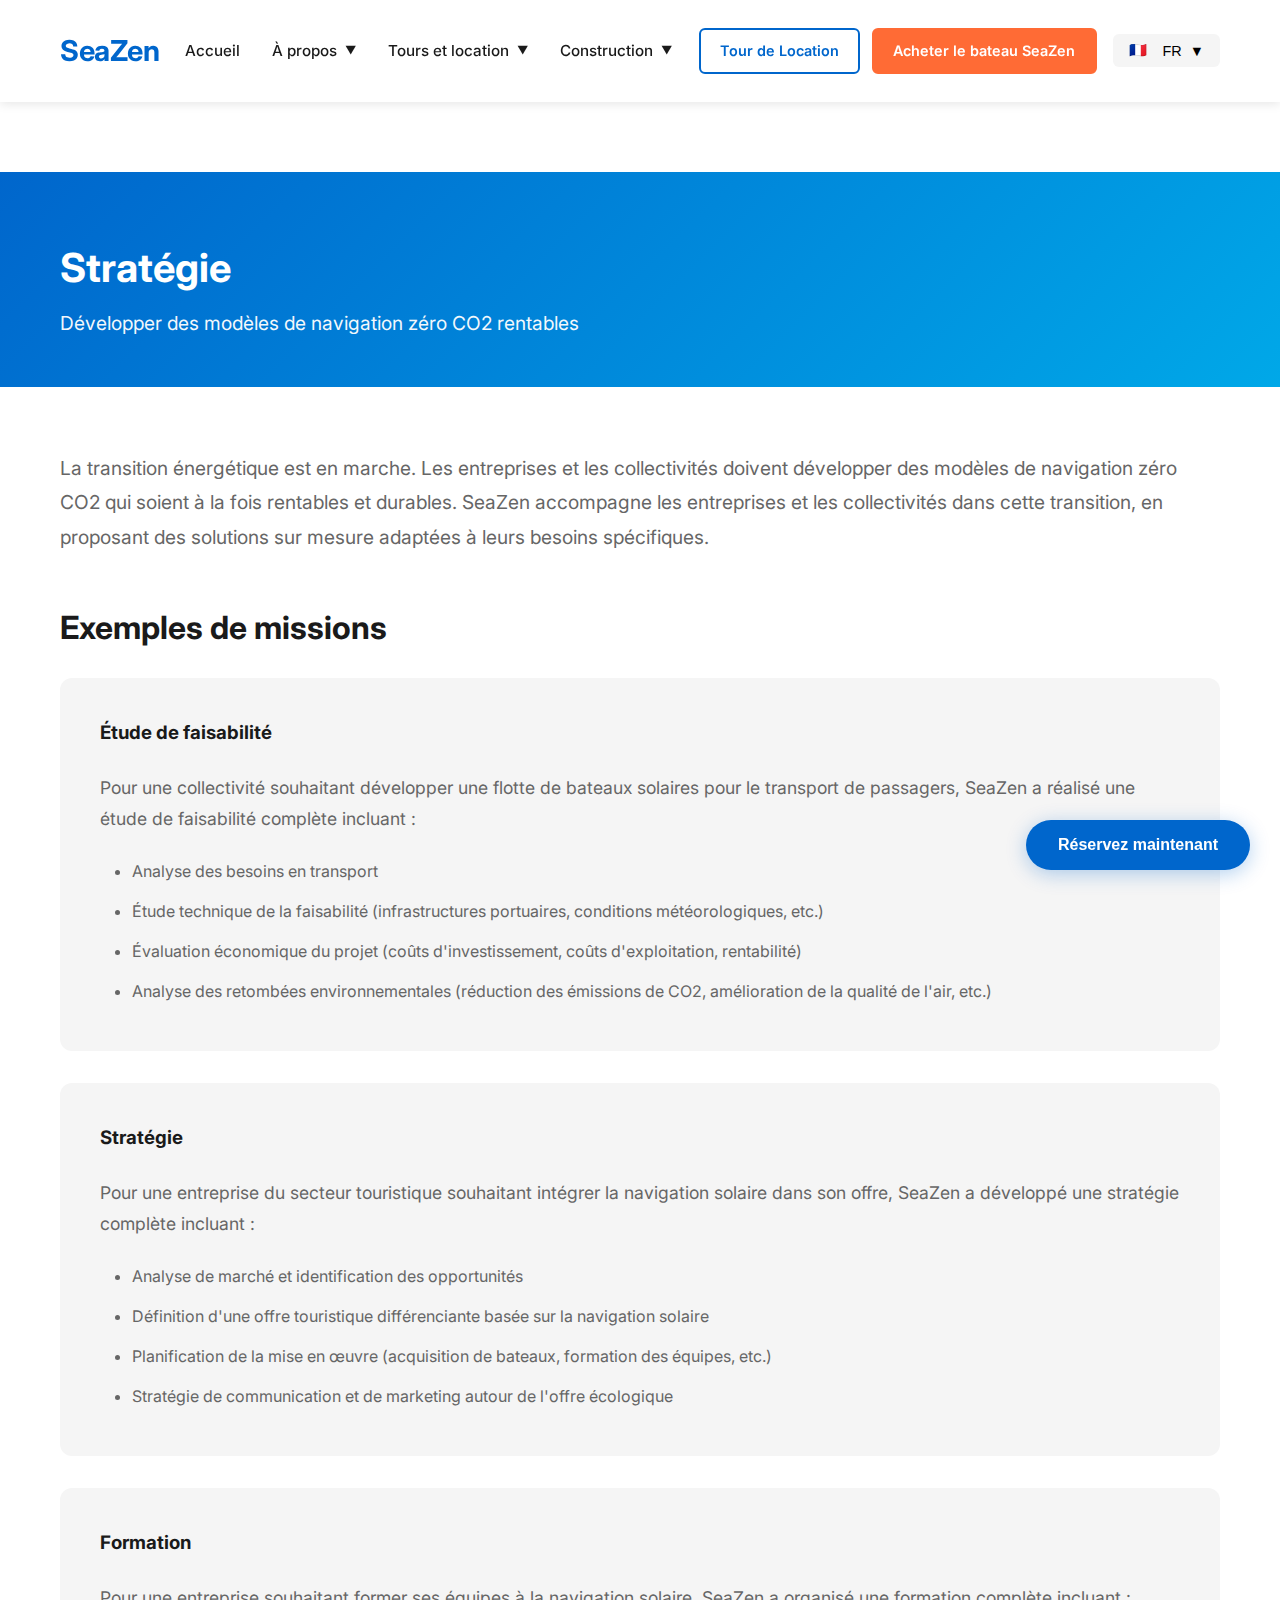
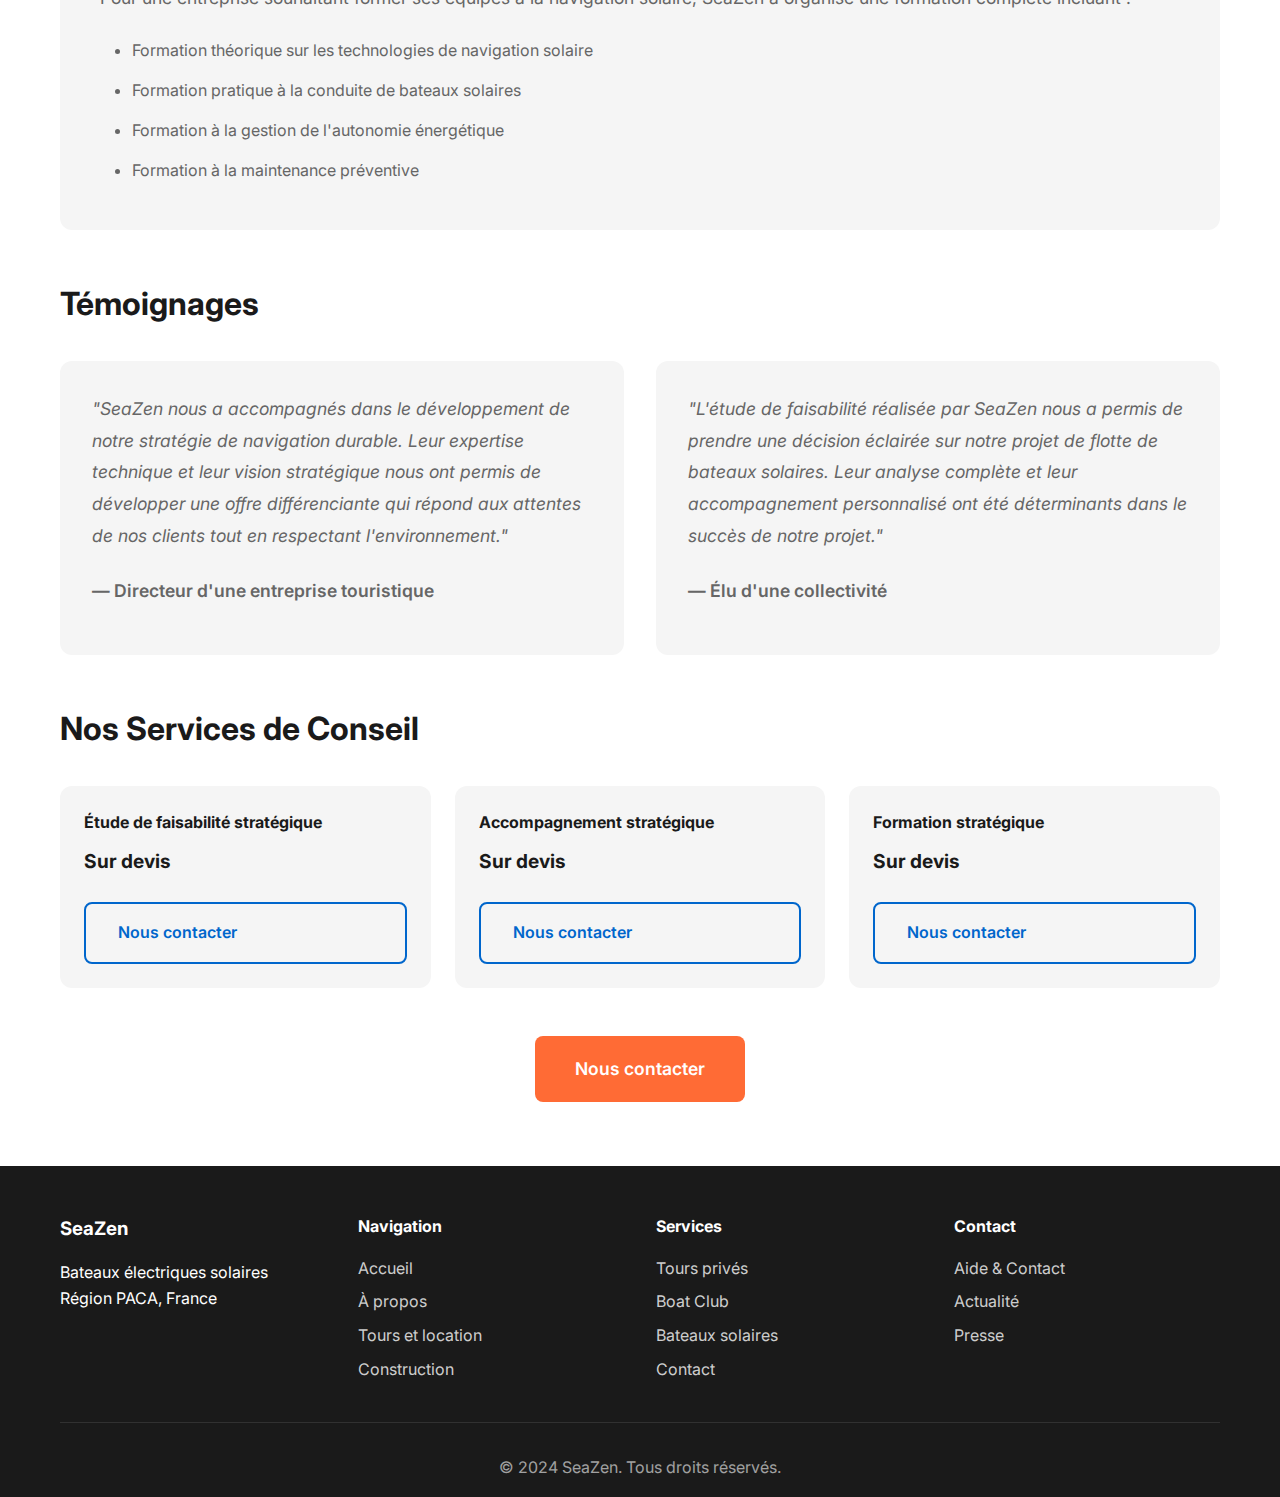
<file: accompagnement-strategie.html>
<!DOCTYPE html>
<html lang="fr">
<head>
    <meta charset="UTF-8">
    <meta name="viewport" content="width=device-width, initial-scale=1.0">
    <title>Accompagnement Stratégie - SeaZen</title>
    <meta name="description" content="Conseil stratégique en navigation durable. SeaZen vous accompagne dans votre réflexion globale sur la navigation écologique.">
    <link rel="stylesheet" href="css/style.css">
    <link rel="preconnect" href="https://fonts.googleapis.com">
    <link rel="preconnect" href="https://fonts.gstatic.com" crossorigin>
    <link href="https://fonts.googleapis.com/css2?family=Inter:wght@300;400;500;600;700&display=swap" rel="stylesheet">
</head>
<body>
    <!-- Header -->
    <header class="header" id="header">
        <div class="container">
            <div class="header-content">
                <a href="index.html" class="logo">
                    <h1>SeaZen</h1>
                </a>
                
                <nav class="nav" id="nav">
                    <ul class="nav-list">
                        <li><a href="index.html" class="nav-link">Accueil</a></li>
                        
                        <li class="nav-dropdown">
                            <a href="#" class="nav-link">À propos <span class="arrow">▼</span></a>
                            <ul class="dropdown-menu">
                                <li><a href="qui-sommes-nous.html">Qui sommes-nous ?</a></li>
                                <li><a href="media.html">TV, radio, presse</a></li>
                                <li><a href="actualite.html">Actualité</a></li>
                                <li><a href="contact.html">Aide & contact</a></li>
                            </ul>
                        </li>
                        
                        <li class="nav-dropdown">
                            <a href="#" class="nav-link">Tours et location <span class="arrow">▼</span></a>
                            <ul class="dropdown-menu">
                                <li class="dropdown-section">
                                    <span class="dropdown-title">Tours privés</span>
                                    <ul>
                                        <li><a href="tours-monaco-nice.html">Entre Monaco et Nice</a></li>
                                        <li><a href="tours-antibes-cannes.html">Entre Antibes et Cannes</a></li>
                                    </ul>
                                </li>
                                <li class="dropdown-divider"></li>
                                <li><a href="boat-club.html">Location Boat Club</a></li>
                                <li><a href="dispersion-cendres.html">Dispersion des Cendres</a></li>
                            </ul>
                        </li>
                        
                        <li class="nav-dropdown">
                            <a href="#" class="nav-link">Construction <span class="arrow">▼</span></a>
                            <ul class="dropdown-menu">
                                <li class="dropdown-section">
                                    <span class="dropdown-title">Bateaux solaires</span>
                                    <ul>
                                        <li><a href="bateaux-sre23.html">SEAZEN SRE 23</a></li>
                                    </ul>
                                </li>
                                <li class="dropdown-divider"></li>
                                <li class="dropdown-section">
                                    <span class="dropdown-title">Accompagnement</span>
                                    <ul>
                                        <li><a href="accompagnement-utilisation.html">Utilisation</a></li>
                                        <li><a href="accompagnement-partenariat.html">Partenariat</a></li>
                                        <li><a href="accompagnement-retrofit.html">Retrofit</a></li>
                                        <li><a href="accompagnement-strategie.html">Stratégie</a></li>
                                    </ul>
                                </li>
                            </ul>
                        </li>
                    </ul>
                </nav>
                
                <div class="header-actions">
                    <div class="header-buttons">
                        <a href="tours-monaco-nice.html" class="header-btn header-btn-tour">Tour de Location</a>
                        <a href="bateaux-sre23.html" class="header-btn header-btn-buy">Acheter le bateau SeaZen</a>
                    </div>
                    
                    <div class="language-selector">
                        <button class="lang-btn" id="langBtn">
                            <span class="lang-flag">🇫🇷</span>
                            <span class="lang-code">FR</span>
                            <span class="arrow">▼</span>
                        </button>
                        <ul class="lang-dropdown" id="langDropdown">
                            <li><a href="#" data-lang="fr" class="lang-option active">🇫🇷 Français</a></li>
                            <li><a href="#" data-lang="en" class="lang-option">🇬🇧 English</a></li>
                            <li><a href="#" data-lang="es" class="lang-option">🇪🇸 Español</a></li>
                            <li><a href="#" data-lang="it" class="lang-option">🇮🇹 Italiano</a></li>
                        </ul>
                    </div>
                    <button class="mobile-menu-toggle" id="mobileMenuToggle">
                        <span></span>
                        <span></span>
                        <span></span>
                    </button>
                </div>
            </div>
        </div>
    </header>

    <!-- Page Header -->
    <section class="page-header">
        <div class="container">
            <h1>Stratégie</h1>
            <p>Développer des modèles de navigation zéro CO2 rentables</p>
        </div>
    </section>

    <!-- Page Content -->
    <section class="page-content">
        <div class="container">
            <div class="content-section">
                <p style="font-size: 1.2rem; margin-bottom: 2rem;">La transition énergétique est en marche. Les entreprises et les collectivités doivent développer des modèles de navigation zéro CO2 qui soient à la fois rentables et durables. SeaZen accompagne les entreprises et les collectivités dans cette transition, en proposant des solutions sur mesure adaptées à leurs besoins spécifiques.</p>
            </div>

            <div class="content-section">
                <h2>Exemples de missions</h2>
                
                <div style="background: var(--light-gray); padding: 2.5rem; border-radius: 12px; margin-bottom: 2rem;">
                    <h3 style="margin-bottom: 1.5rem;">Étude de faisabilité</h3>
                    <p style="color: var(--gray); margin-bottom: 1rem;">Pour une collectivité souhaitant développer une flotte de bateaux solaires pour le transport de passagers, SeaZen a réalisé une étude de faisabilité complète incluant :</p>
                    <ul style="margin-left: 2rem; line-height: 2.5; color: var(--gray);">
                        <li>Analyse des besoins en transport</li>
                        <li>Étude technique de la faisabilité (infrastructures portuaires, conditions météorologiques, etc.)</li>
                        <li>Évaluation économique du projet (coûts d'investissement, coûts d'exploitation, rentabilité)</li>
                        <li>Analyse des retombées environnementales (réduction des émissions de CO2, amélioration de la qualité de l'air, etc.)</li>
                    </ul>
                </div>

                <div style="background: var(--light-gray); padding: 2.5rem; border-radius: 12px; margin-bottom: 2rem;">
                    <h3 style="margin-bottom: 1.5rem;">Stratégie</h3>
                    <p style="color: var(--gray); margin-bottom: 1rem;">Pour une entreprise du secteur touristique souhaitant intégrer la navigation solaire dans son offre, SeaZen a développé une stratégie complète incluant :</p>
                    <ul style="margin-left: 2rem; line-height: 2.5; color: var(--gray);">
                        <li>Analyse de marché et identification des opportunités</li>
                        <li>Définition d'une offre touristique différenciante basée sur la navigation solaire</li>
                        <li>Planification de la mise en œuvre (acquisition de bateaux, formation des équipes, etc.)</li>
                        <li>Stratégie de communication et de marketing autour de l'offre écologique</li>
                    </ul>
                </div>

                <div style="background: var(--light-gray); padding: 2.5rem; border-radius: 12px; margin-bottom: 2rem;">
                    <h3 style="margin-bottom: 1.5rem;">Formation</h3>
                    <p style="color: var(--gray); margin-bottom: 1rem;">Pour une entreprise souhaitant former ses équipes à la navigation solaire, SeaZen a organisé une formation complète incluant :</p>
                    <ul style="margin-left: 2rem; line-height: 2.5; color: var(--gray);">
                        <li>Formation théorique sur les technologies de navigation solaire</li>
                        <li>Formation pratique à la conduite de bateaux solaires</li>
                        <li>Formation à la gestion de l'autonomie énergétique</li>
                        <li>Formation à la maintenance préventive</li>
                    </ul>
                </div>
            </div>

            <div class="content-section">
                <h2>Témoignages</h2>
                <div style="display: grid; grid-template-columns: repeat(auto-fit, minmax(300px, 1fr)); gap: 2rem; margin-top: 2rem;">
                    <div style="background: var(--light-gray); padding: 2rem; border-radius: 12px;">
                        <p style="color: var(--gray); margin-bottom: 1.5rem; font-style: italic;">"SeaZen nous a accompagnés dans le développement de notre stratégie de navigation durable. Leur expertise technique et leur vision stratégique nous ont permis de développer une offre différenciante qui répond aux attentes de nos clients tout en respectant l'environnement."</p>
                        <p style="color: var(--gray); font-weight: 600;">— Directeur d'une entreprise touristique</p>
                    </div>
                    
                    <div style="background: var(--light-gray); padding: 2rem; border-radius: 12px;">
                        <p style="color: var(--gray); margin-bottom: 1.5rem; font-style: italic;">"L'étude de faisabilité réalisée par SeaZen nous a permis de prendre une décision éclairée sur notre projet de flotte de bateaux solaires. Leur analyse complète et leur accompagnement personnalisé ont été déterminants dans le succès de notre projet."</p>
                        <p style="color: var(--gray); font-weight: 600;">— Élu d'une collectivité</p>
                    </div>
                </div>
            </div>

            <div class="content-section">
                <h2>Nos Services de Conseil</h2>
                <div style="display: grid; grid-template-columns: repeat(auto-fit, minmax(250px, 1fr)); gap: 1.5rem; margin-top: 2rem;">
                    <div style="background: var(--light-gray); padding: 1.5rem; border-radius: 12px;">
                        <h4 style="margin-bottom: 0.5rem;">Étude de faisabilité stratégique</h4>
                        <p style="font-size: 1.2rem; font-weight: 700; color: var(--dark); margin: 0.5rem 0;">Sur devis</p>
                        <a href="contact.html" class="btn btn-outline" style="width: 100%; margin-top: 1rem;">Nous contacter</a>
                    </div>
                    
                    <div style="background: var(--light-gray); padding: 1.5rem; border-radius: 12px;">
                        <h4 style="margin-bottom: 0.5rem;">Accompagnement stratégique</h4>
                        <p style="font-size: 1.2rem; font-weight: 700; color: var(--dark); margin: 0.5rem 0;">Sur devis</p>
                        <a href="contact.html" class="btn btn-outline" style="width: 100%; margin-top: 1rem;">Nous contacter</a>
                    </div>
                    
                    <div style="background: var(--light-gray); padding: 1.5rem; border-radius: 12px;">
                        <h4 style="margin-bottom: 0.5rem;">Formation stratégique</h4>
                        <p style="font-size: 1.2rem; font-weight: 700; color: var(--dark); margin: 0.5rem 0;">Sur devis</p>
                        <a href="contact.html" class="btn btn-outline" style="width: 100%; margin-top: 1rem;">Nous contacter</a>
                    </div>
                </div>
            </div>

            <div style="text-align: center; margin-top: 3rem;">
                <a href="contact.html" class="btn btn-primary btn-large">Nous contacter</a>
            </div>
        </div>
    </section>

    <!-- Footer -->
    <footer class="footer">
        <div class="container">
            <div class="footer-content">
                <div class="footer-section">
                    <h3>SeaZen</h3>
                    <p>Bateaux électriques solaires<br>Région PACA, France</p>
                </div>
                <div class="footer-section">
                    <h4>Navigation</h4>
                    <ul>
                        <li><a href="index.html">Accueil</a></li>
                        <li><a href="qui-sommes-nous.html">À propos</a></li>
                        <li><a href="tours-monaco-nice.html">Tours et location</a></li>
                        <li><a href="bateaux-sre23.html">Construction</a></li>
                    </ul>
                </div>
                <div class="footer-section">
                    <h4>Services</h4>
                    <ul>
                        <li><a href="tours-monaco-nice.html">Tours privés</a></li>
                        <li><a href="boat-club.html">Boat Club</a></li>
                        <li><a href="bateaux-sre23.html">Bateaux solaires</a></li>
                        <li><a href="contact.html">Contact</a></li>
                    </ul>
                </div>
                <div class="footer-section">
                    <h4>Contact</h4>
                    <ul>
                        <li><a href="contact.html">Aide & Contact</a></li>
                        <li><a href="actualite.html">Actualité</a></li>
                        <li><a href="media.html">Presse</a></li>
                    </ul>
                </div>
            </div>
            <div class="footer-bottom">
                <p>&copy; 2024 SeaZen. Tous droits réservés.</p>
            </div>
        </div>
    </footer>

    <script src="js/main.js"></script>

    <!-- Booking Overlay Button -->
    <button id="bookingOverlayBtn" class="booking-overlay-btn">Réservez maintenant</button>

    <!-- Booking Popup -->
    <div id="bookingPopup" class="booking-popup">
        <div class="booking-popup-content">
            <button id="bookingPopupClose" class="booking-popup-close">&times;</button>
            <h2 class="booking-popup-title">Choisissez votre tour</h2>
            <div class="booking-popup-options">
                <a href="tours-monaco-nice.html" class="booking-option">
                    <div class="booking-option-title">Tours à Beaulieu</div>
                    <div class="booking-option-subtitle">Départ entre Nice & Monaco</div>
                </a>
                <a href="tours-antibes-cannes.html" class="booking-option">
                    <div class="booking-option-title">Tours à Juan les Pins</div>
                    <div class="booking-option-subtitle">Départ entre Antibes & Cannes</div>
                </a>
            </div>
        </div>
    </div>
</body>
</html>
</file>
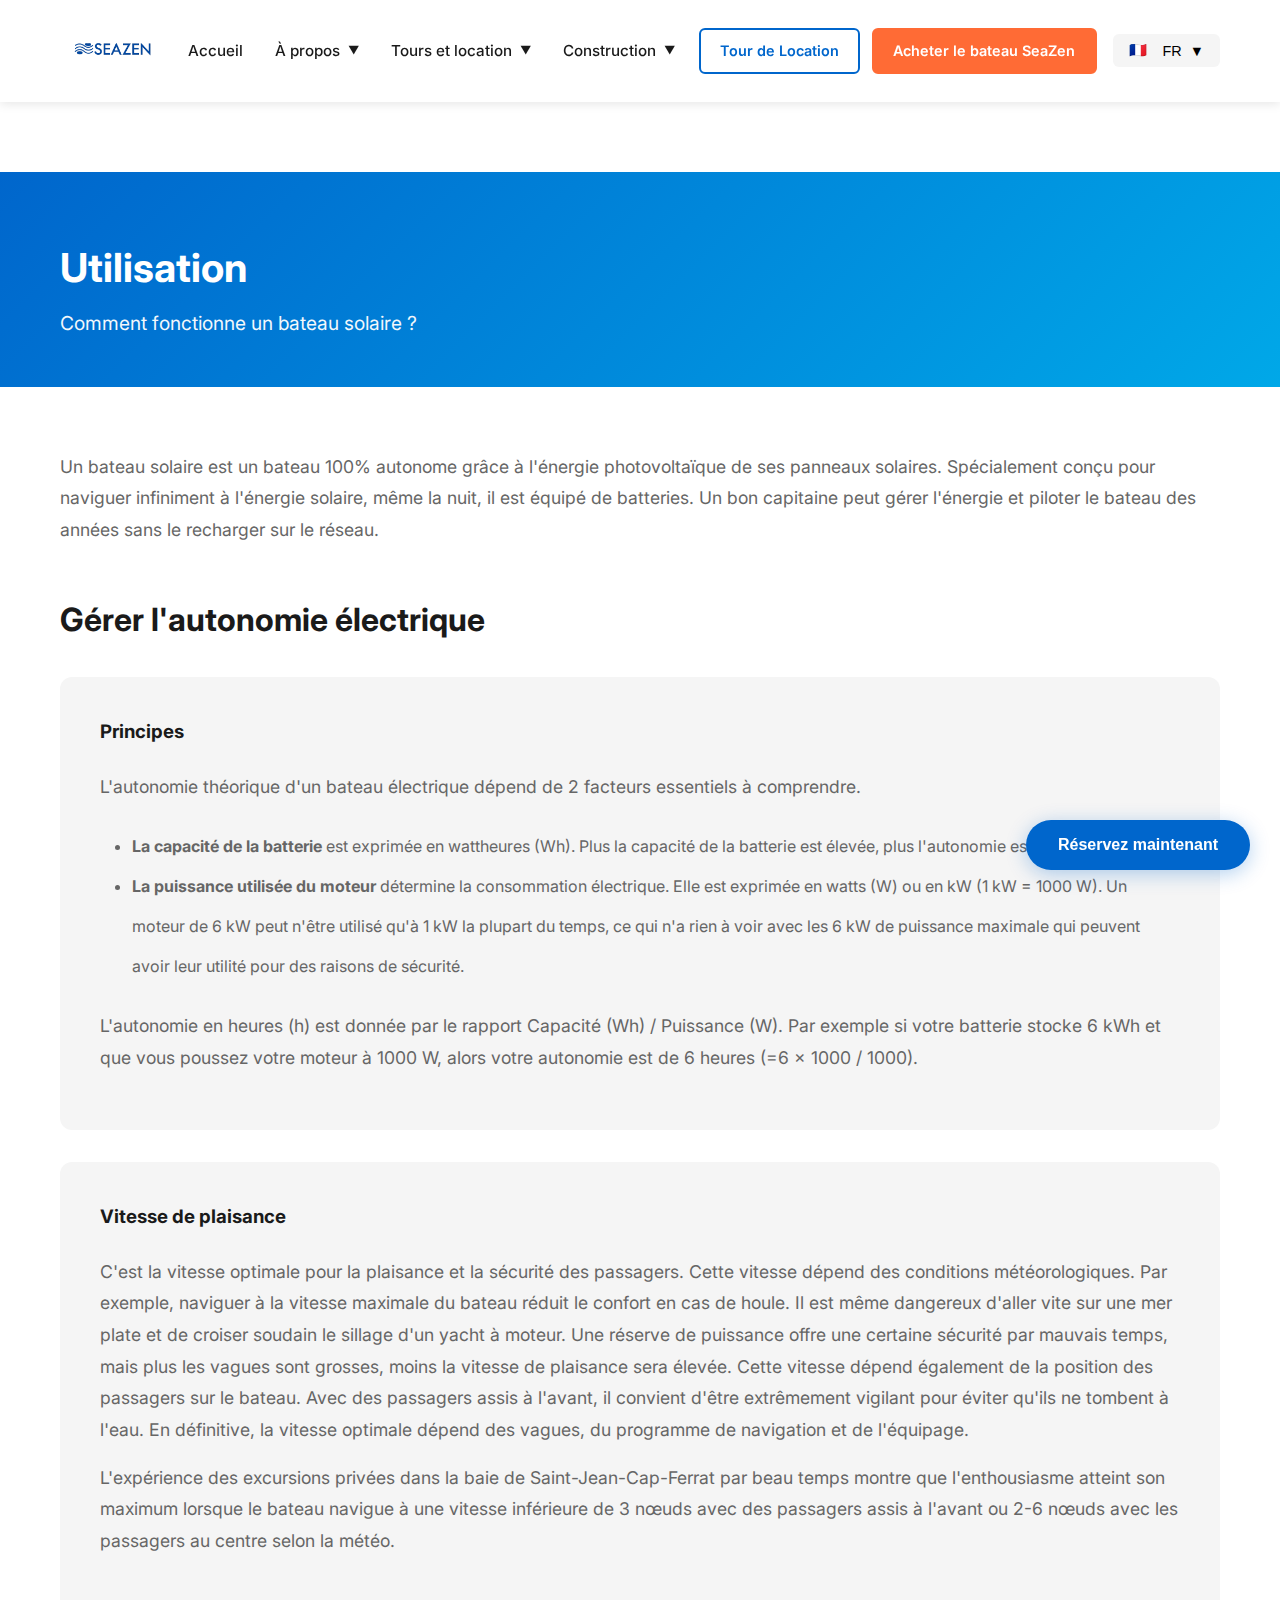
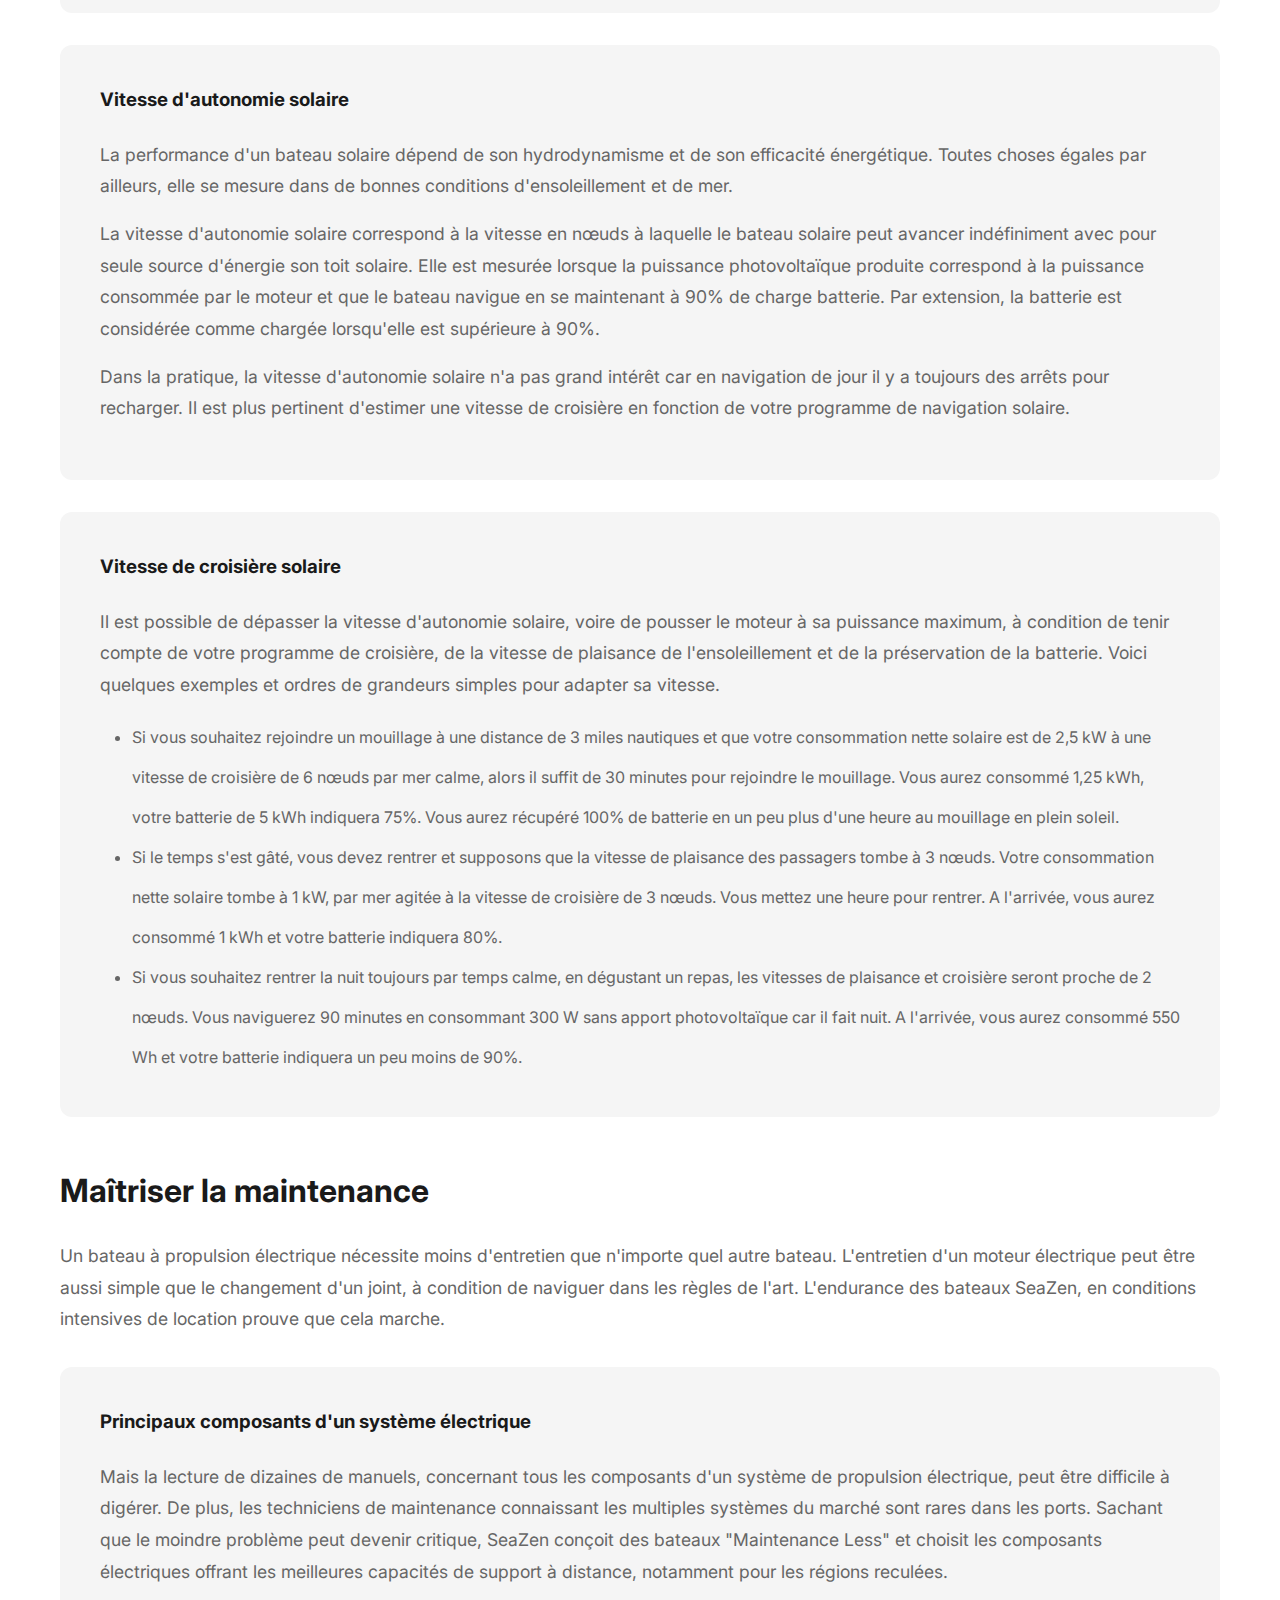
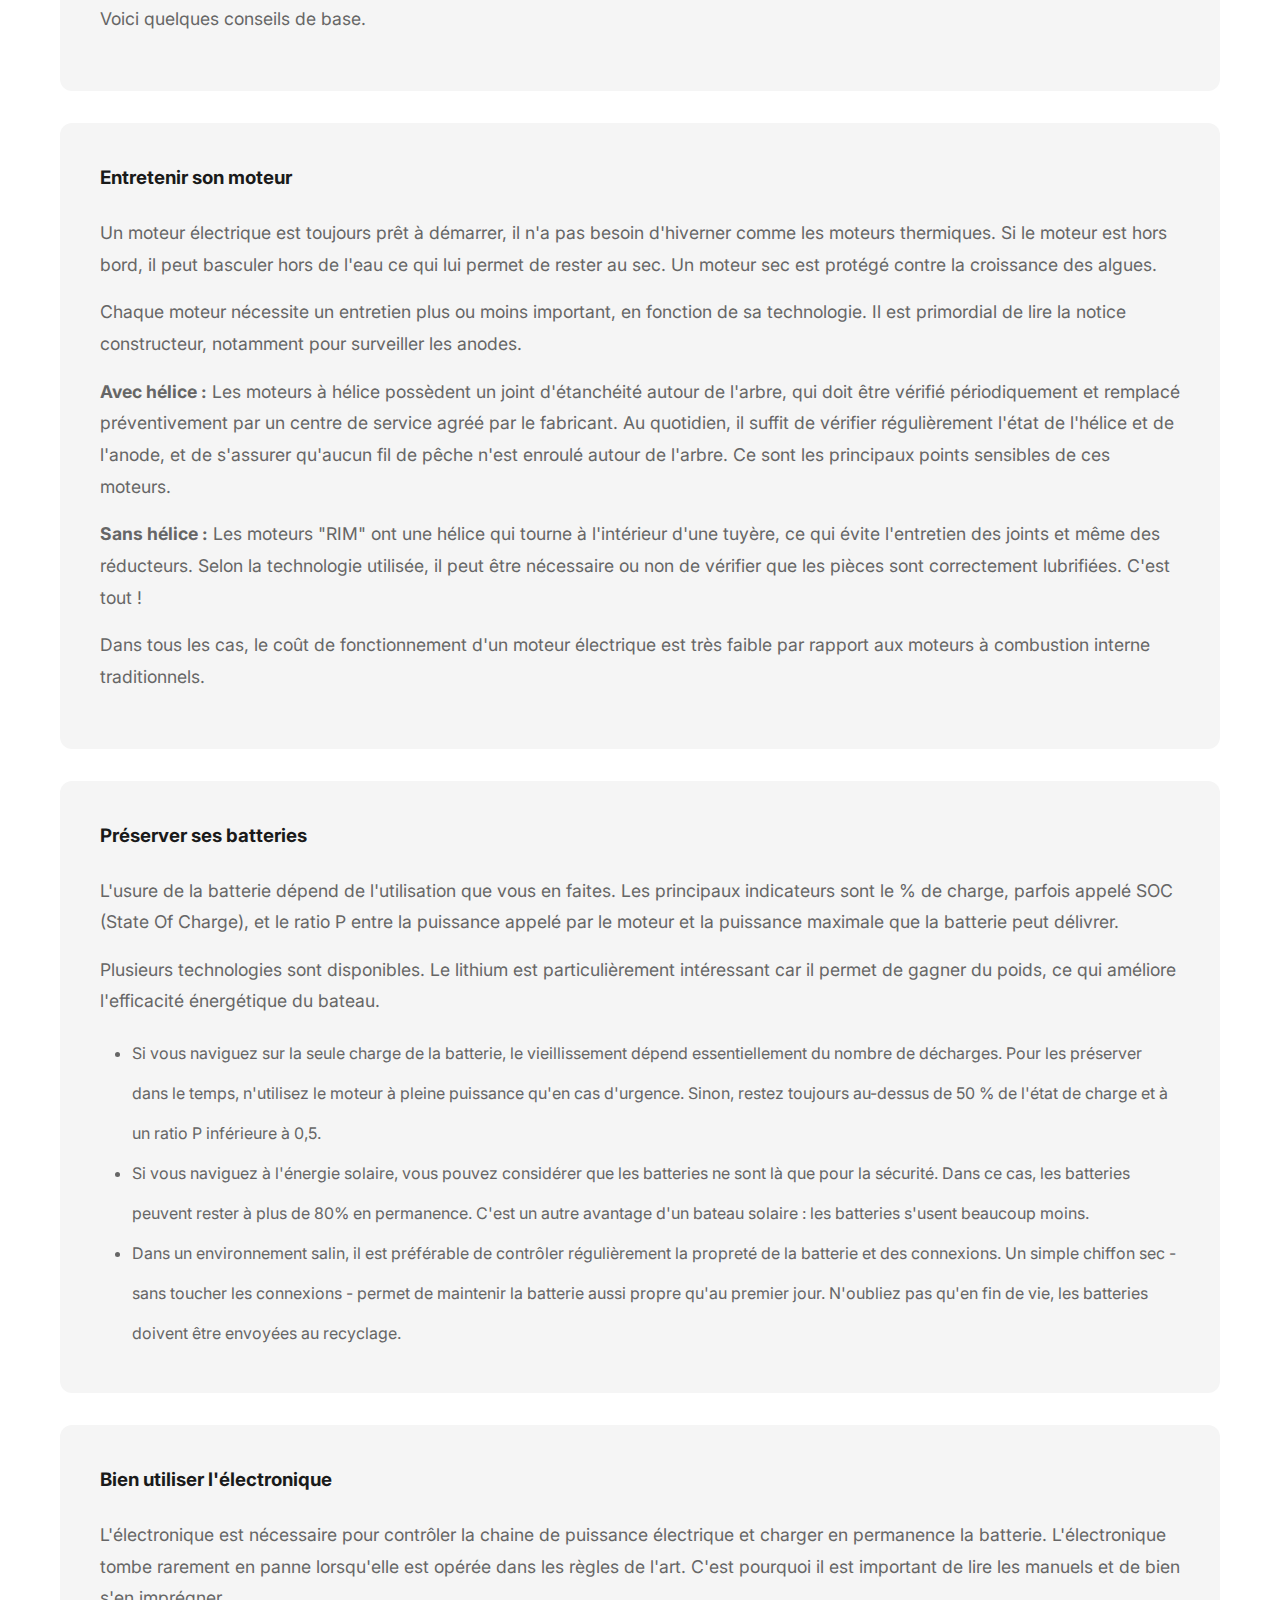
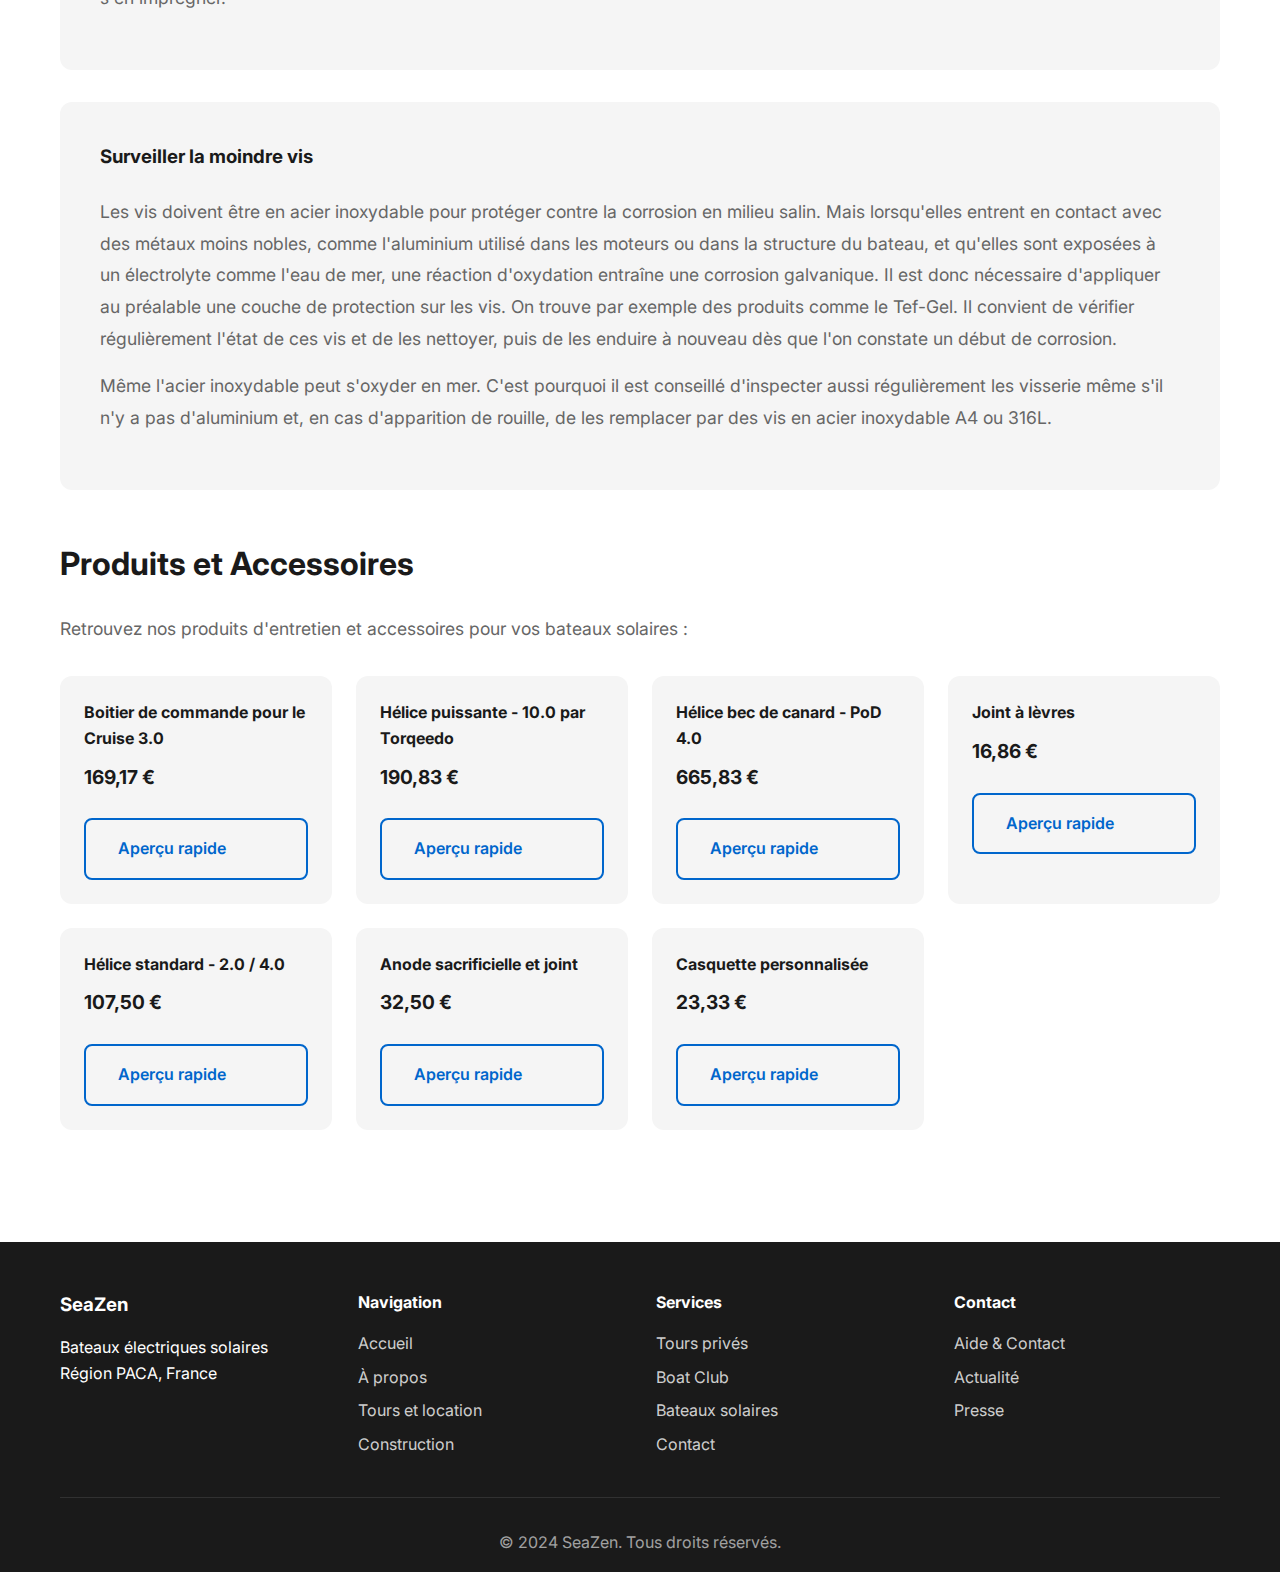
<file: accompagnement-utilisation.html>
<!DOCTYPE html>
<html lang="fr">
<head>
    <meta charset="UTF-8">
    <meta name="viewport" content="width=device-width, initial-scale=1.0">
    <title>Accompagnement Utilisation - SeaZen</title>
    <meta name="description" content="SeaZen vous accompagne dans l'exploitation de vos bateaux solaires. Formation, support et bonnes pratiques pour une utilisation optimale.">
    <link rel="stylesheet" href="css/style.css">
    <link rel="preconnect" href="https://fonts.googleapis.com">
    <link rel="preconnect" href="https://fonts.gstatic.com" crossorigin>
    <link href="https://fonts.googleapis.com/css2?family=Inter:wght@300;400;500;600;700&display=swap" rel="stylesheet">
</head>
<body>
    <!-- Header -->
    <header class="header" id="header">
        <div class="container">
            <div class="header-content">
                <a href="index.html" class="logo">
                    <img src="images/logo.png" alt="SeaZen" />
                </a>
                
                <nav class="nav" id="nav">
                    <ul class="nav-list">
                        <li><a href="index.html" class="nav-link">Accueil</a></li>
                        
                        <li class="nav-dropdown">
                            <a href="#" class="nav-link">À propos <span class="arrow">▼</span></a>
                            <ul class="dropdown-menu">
                                <li><a href="qui-sommes-nous.html">Qui sommes-nous ?</a></li>
                                <li><a href="media.html">TV, radio, presse</a></li>
                                <li><a href="actualite.html">Actualité</a></li>
                                <li><a href="contact.html">Aide & contact</a></li>
                            </ul>
                        </li>
                        
                        <li class="nav-dropdown">
                            <a href="#" class="nav-link">Tours et location <span class="arrow">▼</span></a>
                            <ul class="dropdown-menu">
                                <li class="dropdown-section">
                                    <span class="dropdown-title">Tours privés</span>
                                    <ul>
                                        <li><a href="tours-monaco-nice.html">Entre Monaco et Nice</a></li>
                                        <li><a href="tours-antibes-cannes.html">Entre Antibes et Cannes</a></li>
                                    </ul>
                                </li>
                                <li class="dropdown-divider"></li>
                                <li><a href="boat-club.html">Location Boat Club</a></li>
                                <li><a href="dispersion-cendres.html">Dispersion des Cendres</a></li>
                            </ul>
                        </li>
                        
                        <li class="nav-dropdown">
                            <a href="#" class="nav-link">Construction <span class="arrow">▼</span></a>
                            <ul class="dropdown-menu">
                                <li class="dropdown-section">
                                    <span class="dropdown-title">Bateaux solaires</span>
                                    <ul>
                                        <li><a href="bateaux-sre23.html">SEAZEN SRE 23</a></li>
                                    </ul>
                                </li>
                                <li class="dropdown-divider"></li>
                                <li class="dropdown-section">
                                    <span class="dropdown-title">Accompagnement</span>
                                    <ul>
                                        <li><a href="accompagnement-utilisation.html">Utilisation</a></li>
                                        <li><a href="accompagnement-partenariat.html">Partenariat</a></li>
                                        <li><a href="accompagnement-retrofit.html">Retrofit</a></li>
                                        <li><a href="accompagnement-strategie.html">Stratégie</a></li>
                                    </ul>
                                </li>
                            </ul>
                        </li>
                    </ul>
                </nav>
                
                <div class="header-actions">
                    <div class="header-buttons">
                        <a href="#" class="header-btn header-btn-tour open-booking-popup">Tour de Location</a>
                        <a href="bateaux-sre23.html" class="header-btn header-btn-buy">Acheter le bateau SeaZen</a>
                    </div>
                    
                    <div class="language-selector">
                        <button class="lang-btn" id="langBtn">
                            <span class="lang-flag">🇫🇷</span>
                            <span class="lang-code">FR</span>
                            <span class="arrow">▼</span>
                        </button>
                        <ul class="lang-dropdown" id="langDropdown">
                            <li><a href="#" data-lang="fr" class="lang-option active">🇫🇷 Français</a></li>
                            <li><a href="#" data-lang="en" class="lang-option">🇬🇧 English</a></li>
                            <li><a href="#" data-lang="es" class="lang-option">🇪🇸 Español</a></li>
                            <li><a href="#" data-lang="it" class="lang-option">🇮🇹 Italiano</a></li>
                        </ul>
                    </div>
                    <button class="mobile-menu-toggle" id="mobileMenuToggle">
                        <span></span>
                        <span></span>
                        <span></span>
                    </button>
                </div>
            </div>
        </div>
    </header>

    <!-- Page Header -->
    <section class="page-header">
        <div class="container">
            <h1>Utilisation</h1>
            <p>Comment fonctionne un bateau solaire ?</p>
        </div>
    </section>

    <!-- Page Content -->
    <section class="page-content">
        <div class="container">
            <div class="content-section">
                <p style="color: var(--gray); margin-bottom: 2rem;">Un bateau solaire est un bateau 100% autonome grâce à l'énergie photovoltaïque de ses panneaux solaires. Spécialement conçu pour naviguer infiniment à l'énergie solaire, même la nuit, il est équipé de batteries. Un bon capitaine peut gérer l'énergie et piloter le bateau des années sans le recharger sur le réseau.</p>
            </div>

            <div class="content-section">
                <h2>Gérer l'autonomie électrique</h2>
                
                <div style="background: var(--light-gray); padding: 2.5rem; border-radius: 12px; margin-top: 2rem; margin-bottom: 2rem;">
                    <h3 style="margin-bottom: 1.5rem;">Principes</h3>
                    <p style="color: var(--gray); margin-bottom: 1.5rem;">L'autonomie théorique d'un bateau électrique dépend de 2 facteurs essentiels à comprendre.</p>
                    <ul style="margin-left: 2rem; line-height: 2.5; color: var(--gray);">
                        <li><strong>La capacité de la batterie</strong> est exprimée en wattheures (Wh). Plus la capacité de la batterie est élevée, plus l'autonomie est importante.</li>
                        <li><strong>La puissance utilisée du moteur</strong> détermine la consommation électrique. Elle est exprimée en watts (W) ou en kW (1 kW = 1000 W). Un moteur de 6 kW peut n'être utilisé qu'à 1 kW la plupart du temps, ce qui n'a rien à voir avec les 6 kW de puissance maximale qui peuvent avoir leur utilité pour des raisons de sécurité.</li>
                    </ul>
                    <p style="color: var(--gray); margin-top: 1.5rem;">L'autonomie en heures (h) est donnée par le rapport Capacité (Wh) / Puissance (W). Par exemple si votre batterie stocke 6 kWh et que vous poussez votre moteur à 1000 W, alors votre autonomie est de 6 heures (=6 x 1000 / 1000).</p>
                </div>

                <div style="background: var(--light-gray); padding: 2.5rem; border-radius: 12px; margin-bottom: 2rem;">
                    <h3 style="margin-bottom: 1.5rem;">Vitesse de plaisance</h3>
                    <p style="color: var(--gray); margin-bottom: 1rem;">C'est la vitesse optimale pour la plaisance et la sécurité des passagers. Cette vitesse dépend des conditions météorologiques. Par exemple, naviguer à la vitesse maximale du bateau réduit le confort en cas de houle. Il est même dangereux d'aller vite sur une mer plate et de croiser soudain le sillage d'un yacht à moteur. Une réserve de puissance offre une certaine sécurité par mauvais temps, mais plus les vagues sont grosses, moins la vitesse de plaisance sera élevée. Cette vitesse dépend également de la position des passagers sur le bateau. Avec des passagers assis à l'avant, il convient d'être extrêmement vigilant pour éviter qu'ils ne tombent à l'eau. En définitive, la vitesse optimale dépend des vagues, du programme de navigation et de l'équipage.</p>
                    <p style="color: var(--gray);">L'expérience des excursions privées dans la baie de Saint-Jean-Cap-Ferrat par beau temps montre que l'enthousiasme atteint son maximum lorsque le bateau navigue à une vitesse inférieure de 3 nœuds avec des passagers assis à l'avant ou 2-6 nœuds avec les passagers au centre selon la météo.</p>
                </div>

                <div style="background: var(--light-gray); padding: 2.5rem; border-radius: 12px; margin-bottom: 2rem;">
                    <h3 style="margin-bottom: 1.5rem;">Vitesse d'autonomie solaire</h3>
                    <p style="color: var(--gray); margin-bottom: 1rem;">La performance d'un bateau solaire dépend de son hydrodynamisme et de son efficacité énergétique. Toutes choses égales par ailleurs, elle se mesure dans de bonnes conditions d'ensoleillement et de mer.</p>
                    <p style="color: var(--gray); margin-bottom: 1rem;">La vitesse d'autonomie solaire correspond à la vitesse en nœuds à laquelle le bateau solaire peut avancer indéfiniment avec pour seule source d'énergie son toit solaire. Elle est mesurée lorsque la puissance photovoltaïque produite correspond à la puissance consommée par le moteur et que le bateau navigue en se maintenant à 90% de charge batterie. Par extension, la batterie est considérée comme chargée lorsqu'elle est supérieure à 90%.</p>
                    <p style="color: var(--gray);">Dans la pratique, la vitesse d'autonomie solaire n'a pas grand intérêt car en navigation de jour il y a toujours des arrêts pour recharger. Il est plus pertinent d'estimer une vitesse de croisière en fonction de votre programme de navigation solaire.</p>
                </div>

                <div style="background: var(--light-gray); padding: 2.5rem; border-radius: 12px; margin-bottom: 2rem;">
                    <h3 style="margin-bottom: 1.5rem;">Vitesse de croisière solaire</h3>
                    <p style="color: var(--gray); margin-bottom: 1rem;">Il est possible de dépasser la vitesse d'autonomie solaire, voire de pousser le moteur à sa puissance maximum, à condition de tenir compte de votre programme de croisière, de la vitesse de plaisance de l'ensoleillement et de la préservation de la batterie. Voici quelques exemples et ordres de grandeurs simples pour adapter sa vitesse.</p>
                    <ul style="margin-left: 2rem; line-height: 2.5; color: var(--gray);">
                        <li>Si vous souhaitez rejoindre un mouillage à une distance de 3 miles nautiques et que votre consommation nette solaire est de 2,5 kW à une vitesse de croisière de 6 nœuds par mer calme, alors il suffit de 30 minutes pour rejoindre le mouillage. Vous aurez consommé 1,25 kWh, votre batterie de 5 kWh indiquera 75%. Vous aurez récupéré 100% de batterie en un peu plus d'une heure au mouillage en plein soleil.</li>
                        <li>Si le temps s'est gâté, vous devez rentrer et supposons que la vitesse de plaisance des passagers tombe à 3 nœuds. Votre consommation nette solaire tombe à 1 kW, par mer agitée à la vitesse de croisière de 3 nœuds. Vous mettez une heure pour rentrer. A l'arrivée, vous aurez consommé 1 kWh et votre batterie indiquera 80%.</li>
                        <li>Si vous souhaitez rentrer la nuit toujours par temps calme, en dégustant un repas, les vitesses de plaisance et croisière seront proche de 2 nœuds. Vous naviguerez 90 minutes en consommant 300 W sans apport photovoltaïque car il fait nuit. A l'arrivée, vous aurez consommé 550 Wh et votre batterie indiquera un peu moins de 90%.</li>
                    </ul>
                </div>
            </div>

            <div class="content-section">
                <h2>Maîtriser la maintenance</h2>
                <p style="color: var(--gray); margin-bottom: 2rem;">Un bateau à propulsion électrique nécessite moins d'entretien que n'importe quel autre bateau. L'entretien d'un moteur électrique peut être aussi simple que le changement d'un joint, à condition de naviguer dans les règles de l'art. L'endurance des bateaux SeaZen, en conditions intensives de location prouve que cela marche.</p>
                
                <div style="background: var(--light-gray); padding: 2.5rem; border-radius: 12px; margin-bottom: 2rem;">
                    <h3 style="margin-bottom: 1.5rem;">Principaux composants d'un système électrique</h3>
                    <p style="color: var(--gray); margin-bottom: 1rem;">Mais la lecture de dizaines de manuels, concernant tous les composants d'un système de propulsion électrique, peut être difficile à digérer. De plus, les techniciens de maintenance connaissant les multiples systèmes du marché sont rares dans les ports. Sachant que le moindre problème peut devenir critique, SeaZen conçoit des bateaux "Maintenance Less" et choisit les composants électriques offrant les meilleures capacités de support à distance, notamment pour les régions reculées.</p>
                    <p style="color: var(--gray);">Voici quelques conseils de base.</p>
                </div>

                <div style="background: var(--light-gray); padding: 2.5rem; border-radius: 12px; margin-bottom: 2rem;">
                    <h3 style="margin-bottom: 1.5rem;">Entretenir son moteur</h3>
                    <p style="color: var(--gray); margin-bottom: 1rem;">Un moteur électrique est toujours prêt à démarrer, il n'a pas besoin d'hiverner comme les moteurs thermiques. Si le moteur est hors bord, il peut basculer hors de l'eau ce qui lui permet de rester au sec. Un moteur sec est protégé contre la croissance des algues.</p>
                    <p style="color: var(--gray); margin-bottom: 1rem;">Chaque moteur nécessite un entretien plus ou moins important, en fonction de sa technologie. Il est primordial de lire la notice constructeur, notamment pour surveiller les anodes.</p>
                    <p style="color: var(--gray); margin-bottom: 1rem;"><strong>Avec hélice :</strong> Les moteurs à hélice possèdent un joint d'étanchéité autour de l'arbre, qui doit être vérifié périodiquement et remplacé préventivement par un centre de service agréé par le fabricant. Au quotidien, il suffit de vérifier régulièrement l'état de l'hélice et de l'anode, et de s'assurer qu'aucun fil de pêche n'est enroulé autour de l'arbre. Ce sont les principaux points sensibles de ces moteurs.</p>
                    <p style="color: var(--gray);"><strong>Sans hélice :</strong> Les moteurs "RIM" ont une hélice qui tourne à l'intérieur d'une tuyère, ce qui évite l'entretien des joints et même des réducteurs. Selon la technologie utilisée, il peut être nécessaire ou non de vérifier que les pièces sont correctement lubrifiées. C'est tout !</p>
                    <p style="color: var(--gray); margin-top: 1rem;">Dans tous les cas, le coût de fonctionnement d'un moteur électrique est très faible par rapport aux moteurs à combustion interne traditionnels.</p>
                </div>

                <div style="background: var(--light-gray); padding: 2.5rem; border-radius: 12px; margin-bottom: 2rem;">
                    <h3 style="margin-bottom: 1.5rem;">Préserver ses batteries</h3>
                    <p style="color: var(--gray); margin-bottom: 1rem;">L'usure de la batterie dépend de l'utilisation que vous en faites. Les principaux indicateurs sont le % de charge, parfois appelé SOC (State Of Charge), et le ratio P entre la puissance appelé par le moteur et la puissance maximale que la batterie peut délivrer.</p>
                    <p style="color: var(--gray); margin-bottom: 1rem;">Plusieurs technologies sont disponibles. Le lithium est particulièrement intéressant car il permet de gagner du poids, ce qui améliore l'efficacité énergétique du bateau.</p>
                    <ul style="margin-left: 2rem; line-height: 2.5; color: var(--gray);">
                        <li>Si vous naviguez sur la seule charge de la batterie, le vieillissement dépend essentiellement du nombre de décharges. Pour les préserver dans le temps, n'utilisez le moteur à pleine puissance qu'en cas d'urgence. Sinon, restez toujours au-dessus de 50 % de l'état de charge et à un ratio P inférieure à 0,5.</li>
                        <li>Si vous naviguez à l'énergie solaire, vous pouvez considérer que les batteries ne sont là que pour la sécurité. Dans ce cas, les batteries peuvent rester à plus de 80% en permanence. C'est un autre avantage d'un bateau solaire : les batteries s'usent beaucoup moins.</li>
                        <li>Dans un environnement salin, il est préférable de contrôler régulièrement la propreté de la batterie et des connexions. Un simple chiffon sec - sans toucher les connexions - permet de maintenir la batterie aussi propre qu'au premier jour. N'oubliez pas qu'en fin de vie, les batteries doivent être envoyées au recyclage.</li>
                    </ul>
                </div>

                <div style="background: var(--light-gray); padding: 2.5rem; border-radius: 12px; margin-bottom: 2rem;">
                    <h3 style="margin-bottom: 1.5rem;">Bien utiliser l'électronique</h3>
                    <p style="color: var(--gray);">L'électronique est nécessaire pour contrôler la chaine de puissance électrique et charger en permanence la batterie. L'électronique tombe rarement en panne lorsqu'elle est opérée dans les règles de l'art. C'est pourquoi il est important de lire les manuels et de bien s'en imprégner.</p>
                </div>

                <div style="background: var(--light-gray); padding: 2.5rem; border-radius: 12px; margin-bottom: 2rem;">
                    <h3 style="margin-bottom: 1.5rem;">Surveiller la moindre vis</h3>
                    <p style="color: var(--gray); margin-bottom: 1rem;">Les vis doivent être en acier inoxydable pour protéger contre la corrosion en milieu salin. Mais lorsqu'elles entrent en contact avec des métaux moins nobles, comme l'aluminium utilisé dans les moteurs ou dans la structure du bateau, et qu'elles sont exposées à un électrolyte comme l'eau de mer, une réaction d'oxydation entraîne une corrosion galvanique. Il est donc nécessaire d'appliquer au préalable une couche de protection sur les vis. On trouve par exemple des produits comme le Tef-Gel. Il convient de vérifier régulièrement l'état de ces vis et de les nettoyer, puis de les enduire à nouveau dès que l'on constate un début de corrosion.</p>
                    <p style="color: var(--gray);">Même l'acier inoxydable peut s'oxyder en mer. C'est pourquoi il est conseillé d'inspecter aussi régulièrement les visserie même s'il n'y a pas d'aluminium et, en cas d'apparition de rouille, de les remplacer par des vis en acier inoxydable A4 ou 316L.</p>
                </div>
            </div>

            <div class="content-section">
                <h2>Produits et Accessoires</h2>
                <p style="color: var(--gray); margin-bottom: 2rem;">Retrouvez nos produits d'entretien et accessoires pour vos bateaux solaires :</p>
                
                <div style="display: grid; grid-template-columns: repeat(auto-fit, minmax(250px, 1fr)); gap: 1.5rem;">
                    <div style="background: var(--light-gray); padding: 1.5rem; border-radius: 12px;">
                        <h4 style="margin-bottom: 0.5rem;">Boitier de commande pour le Cruise 3.0</h4>
                        <p style="font-size: 1.2rem; font-weight: 700; color: var(--dark); margin: 0.5rem 0;">169,17 €</p>
                        <a href="#" class="btn btn-outline" style="width: 100%; margin-top: 1rem;">Aperçu rapide</a>
                    </div>
                    
                    <div style="background: var(--light-gray); padding: 1.5rem; border-radius: 12px;">
                        <h4 style="margin-bottom: 0.5rem;">Hélice puissante - 10.0 par Torqeedo</h4>
                        <p style="font-size: 1.2rem; font-weight: 700; color: var(--dark); margin: 0.5rem 0;">190,83 €</p>
                        <a href="#" class="btn btn-outline" style="width: 100%; margin-top: 1rem;">Aperçu rapide</a>
                    </div>
                    
                    <div style="background: var(--light-gray); padding: 1.5rem; border-radius: 12px;">
                        <h4 style="margin-bottom: 0.5rem;">Hélice bec de canard - PoD 4.0</h4>
                        <p style="font-size: 1.2rem; font-weight: 700; color: var(--dark); margin: 0.5rem 0;">665,83 €</p>
                        <a href="#" class="btn btn-outline" style="width: 100%; margin-top: 1rem;">Aperçu rapide</a>
                    </div>
                    
                    <div style="background: var(--light-gray); padding: 1.5rem; border-radius: 12px;">
                        <h4 style="margin-bottom: 0.5rem;">Joint à lèvres</h4>
                        <p style="font-size: 1.2rem; font-weight: 700; color: var(--dark); margin: 0.5rem 0;">16,86 €</p>
                        <a href="#" class="btn btn-outline" style="width: 100%; margin-top: 1rem;">Aperçu rapide</a>
                    </div>
                    
                    <div style="background: var(--light-gray); padding: 1.5rem; border-radius: 12px;">
                        <h4 style="margin-bottom: 0.5rem;">Hélice standard - 2.0 / 4.0</h4>
                        <p style="font-size: 1.2rem; font-weight: 700; color: var(--dark); margin: 0.5rem 0;">107,50 €</p>
                        <a href="#" class="btn btn-outline" style="width: 100%; margin-top: 1rem;">Aperçu rapide</a>
                    </div>
                    
                    <div style="background: var(--light-gray); padding: 1.5rem; border-radius: 12px;">
                        <h4 style="margin-bottom: 0.5rem;">Anode sacrificielle et joint</h4>
                        <p style="font-size: 1.2rem; font-weight: 700; color: var(--dark); margin: 0.5rem 0;">32,50 €</p>
                        <a href="#" class="btn btn-outline" style="width: 100%; margin-top: 1rem;">Aperçu rapide</a>
                    </div>
                    
                    <div style="background: var(--light-gray); padding: 1.5rem; border-radius: 12px;">
                        <h4 style="margin-bottom: 0.5rem;">Casquette personnalisée</h4>
                        <p style="font-size: 1.2rem; font-weight: 700; color: var(--dark); margin: 0.5rem 0;">23,33 €</p>
                        <a href="#" class="btn btn-outline" style="width: 100%; margin-top: 1rem;">Aperçu rapide</a>
                    </div>
                </div>
            </div>
        </div>
    </section>

    <!-- Footer -->
    <footer class="footer">
        <div class="container">
            <div class="footer-content">
                <div class="footer-section">
                    <h3>SeaZen</h3>
                    <p>Bateaux électriques solaires<br>Région PACA, France</p>
                </div>
                <div class="footer-section">
                    <h4>Navigation</h4>
                    <ul>
                        <li><a href="index.html">Accueil</a></li>
                        <li><a href="qui-sommes-nous.html">À propos</a></li>
                        <li><a href="tours-monaco-nice.html">Tours et location</a></li>
                        <li><a href="bateaux-sre23.html">Construction</a></li>
                    </ul>
                </div>
                <div class="footer-section">
                    <h4>Services</h4>
                    <ul>
                        <li><a href="tours-monaco-nice.html">Tours privés</a></li>
                        <li><a href="boat-club.html">Boat Club</a></li>
                        <li><a href="bateaux-sre23.html">Bateaux solaires</a></li>
                        <li><a href="contact.html">Contact</a></li>
                    </ul>
                </div>
                <div class="footer-section">
                    <h4>Contact</h4>
                    <ul>
                        <li><a href="contact.html">Aide & Contact</a></li>
                        <li><a href="actualite.html">Actualité</a></li>
                        <li><a href="media.html">Presse</a></li>
                    </ul>
                </div>
            </div>
            <div class="footer-bottom">
                <p>&copy; 2024 SeaZen. Tous droits réservés.</p>
            </div>
        </div>
    </footer>

    <script src="js/main.js"></script>

    <!-- Booking Overlay Button -->
    <button id="bookingOverlayBtn" class="booking-overlay-btn">Réservez maintenant</button>

    <!-- Booking Popup -->
    <div id="bookingPopup" class="booking-popup">
        <div class="booking-popup-content">
            <button id="bookingPopupClose" class="booking-popup-close">&times;</button>
            <h2 class="booking-popup-title">Choisissez votre tour</h2>
            <div class="booking-popup-options">
                <a href="tours-monaco-nice.html" class="booking-option">
                    <div class="booking-option-title">Tours à Beaulieu</div>
                    <div class="booking-option-subtitle">Départ entre Nice & Monaco</div>
                </a>
                <a href="tours-antibes-cannes.html" class="booking-option">
                    <div class="booking-option-title">Tours à Juan les Pins</div>
                    <div class="booking-option-subtitle">Départ entre Antibes & Cannes</div>
                </a>
            </div>
        </div>
    </div>
</body>
</html>
</file>
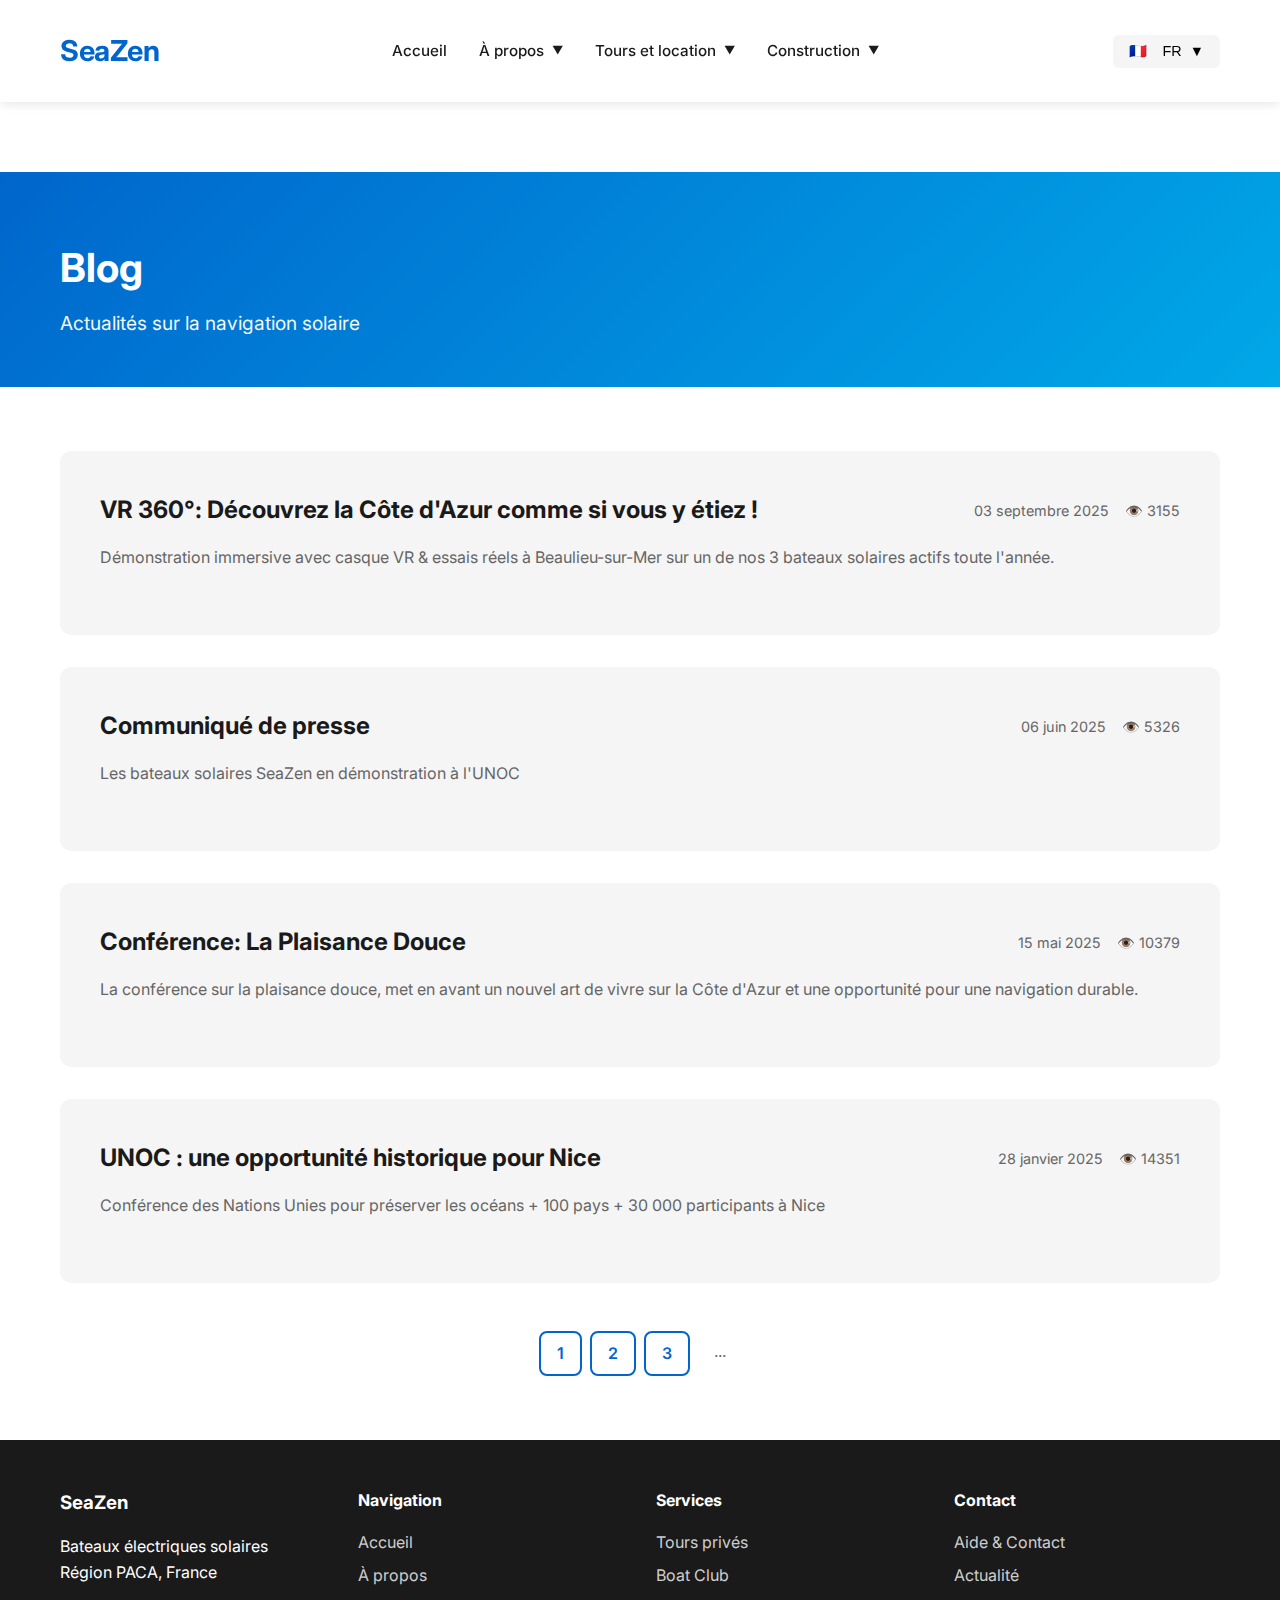
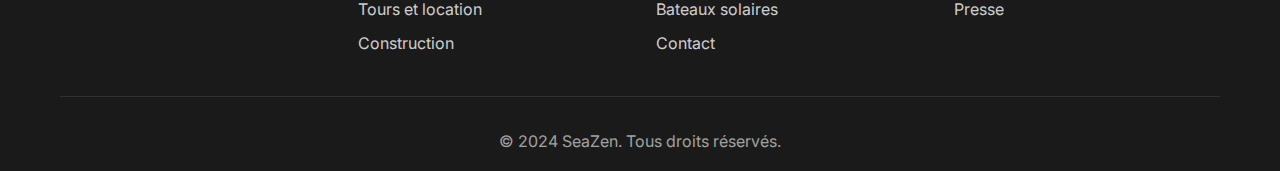
<file: actualite.html>
<!DOCTYPE html>
<html lang="fr">
<head>
    <meta charset="UTF-8">
    <meta name="viewport" content="width=device-width, initial-scale=1.0">
    <title>Actualité - SeaZen</title>
    <meta name="description" content="Suivez l'actualité de SeaZen : nouveautés, événements et innovations en navigation solaire.">
    <link rel="stylesheet" href="css/style.css">
    <link rel="preconnect" href="https://fonts.googleapis.com">
    <link rel="preconnect" href="https://fonts.gstatic.com" crossorigin>
    <link href="https://fonts.googleapis.com/css2?family=Inter:wght@300;400;500;600;700&display=swap" rel="stylesheet">
</head>
<body>
    <!-- Header -->
    <header class="header" id="header">
        <div class="container">
            <div class="header-content">
                <a href="index.html" class="logo">
                    <h1>SeaZen</h1>
                </a>
                
                <nav class="nav" id="nav">
                    <ul class="nav-list">
                        <li><a href="index.html" class="nav-link">Accueil</a></li>
                        
                        <li class="nav-dropdown">
                            <a href="#" class="nav-link">À propos <span class="arrow">▼</span></a>
                            <ul class="dropdown-menu">
                                <li><a href="qui-sommes-nous.html">Qui sommes-nous ?</a></li>
                                <li><a href="media.html">TV, radio, presse</a></li>
                                <li><a href="actualite.html">Actualité</a></li>
                                <li><a href="contact.html">Aide & contact</a></li>
                            </ul>
                        </li>
                        
                        <li class="nav-dropdown">
                            <a href="#" class="nav-link">Tours et location <span class="arrow">▼</span></a>
                            <ul class="dropdown-menu">
                                <li class="dropdown-section">
                                    <span class="dropdown-title">Tours privés</span>
                                    <ul>
                                        <li><a href="tours-monaco-nice.html">Entre Monaco et Nice</a></li>
                                        <li><a href="tours-antibes-cannes.html">Entre Antibes et Cannes</a></li>
                                    </ul>
                                </li>
                                <li class="dropdown-divider"></li>
                                <li><a href="boat-club.html">Location Boat Club</a></li>
                                <li><a href="dispersion-cendres.html">Dispersion des Cendres</a></li>
                            </ul>
                        </li>
                        
                        <li class="nav-dropdown">
                            <a href="#" class="nav-link">Construction <span class="arrow">▼</span></a>
                            <ul class="dropdown-menu">
                                <li class="dropdown-section">
                                    <span class="dropdown-title">Bateaux solaires</span>
                                    <ul>
                                        <li><a href="bateaux-sre23.html">SEAZEN SRE 23</a></li>
                                    </ul>
                                </li>
                                <li class="dropdown-divider"></li>
                                <li class="dropdown-section">
                                    <span class="dropdown-title">Accompagnement</span>
                                    <ul>
                                        <li><a href="accompagnement-utilisation.html">Utilisation</a></li>
                                        <li><a href="accompagnement-partenariat.html">Partenariat</a></li>
                                        <li><a href="accompagnement-retrofit.html">Retrofit</a></li>
                                        <li><a href="accompagnement-strategie.html">Stratégie</a></li>
                                    </ul>
                                </li>
                            </ul>
                        </li>
                    </ul>
                </nav>
                
                <div class="header-actions">
                    <div class="language-selector">
                        <button class="lang-btn" id="langBtn">
                            <span class="lang-flag">🇫🇷</span>
                            <span class="lang-code">FR</span>
                            <span class="arrow">▼</span>
                        </button>
                        <ul class="lang-dropdown" id="langDropdown">
                            <li><a href="#" data-lang="fr" class="lang-option active">🇫🇷 Français</a></li>
                            <li><a href="#" data-lang="en" class="lang-option">🇬🇧 English</a></li>
                            <li><a href="#" data-lang="es" class="lang-option">🇪🇸 Español</a></li>
                            <li><a href="#" data-lang="it" class="lang-option">🇮🇹 Italiano</a></li>
                        </ul>
                    </div>
                    <button class="mobile-menu-toggle" id="mobileMenuToggle">
                        <span></span>
                        <span></span>
                        <span></span>
                    </button>
                </div>
            </div>
        </div>
    </header>

    <!-- Page Header -->
    <section class="page-header">
        <div class="container">
            <h1>Blog</h1>
            <p>Actualités sur la navigation solaire</p>
        </div>
    </section>

    <!-- Page Content -->
    <section class="page-content">
        <div class="container">
            <!-- Article 1 -->
            <article style="background: var(--light-gray); padding: 2.5rem; border-radius: 12px; margin-bottom: 2rem;">
                <div style="display: flex; justify-content: space-between; align-items: start; margin-bottom: 1rem; flex-wrap: wrap;">
                    <h2 style="margin: 0;">VR 360°: Découvrez la Côte d'Azur comme si vous y étiez !</h2>
                    <div style="display: flex; gap: 1rem; align-items: center; margin-top: 0.5rem;">
                        <span style="color: var(--gray); font-size: 0.9rem;">03 septembre 2025</span>
                        <span style="color: var(--gray); font-size: 0.9rem;">👁️ 3155</span>
                    </div>
                </div>
                <p style="color: var(--gray); margin-bottom: 1.5rem;">Démonstration immersive avec casque VR & essais réels à Beaulieu-sur-Mer sur un de nos 3 bateaux solaires actifs toute l'année.</p>
            </article>

            <!-- Article 2 -->
            <article style="background: var(--light-gray); padding: 2.5rem; border-radius: 12px; margin-bottom: 2rem;">
                <div style="display: flex; justify-content: space-between; align-items: start; margin-bottom: 1rem; flex-wrap: wrap;">
                    <h2 style="margin: 0;">Communiqué de presse</h2>
                    <div style="display: flex; gap: 1rem; align-items: center; margin-top: 0.5rem;">
                        <span style="color: var(--gray); font-size: 0.9rem;">06 juin 2025</span>
                        <span style="color: var(--gray); font-size: 0.9rem;">👁️ 5326</span>
                    </div>
                </div>
                <p style="color: var(--gray); margin-bottom: 1.5rem;">Les bateaux solaires SeaZen en démonstration à l'UNOC</p>
            </article>

            <!-- Article 3 -->
            <article style="background: var(--light-gray); padding: 2.5rem; border-radius: 12px; margin-bottom: 2rem;">
                <div style="display: flex; justify-content: space-between; align-items: start; margin-bottom: 1rem; flex-wrap: wrap;">
                    <h2 style="margin: 0;">Conférence: La Plaisance Douce</h2>
                    <div style="display: flex; gap: 1rem; align-items: center; margin-top: 0.5rem;">
                        <span style="color: var(--gray); font-size: 0.9rem;">15 mai 2025</span>
                        <span style="color: var(--gray); font-size: 0.9rem;">👁️ 10379</span>
                    </div>
                </div>
                <p style="color: var(--gray); margin-bottom: 1.5rem;">La conférence sur la plaisance douce, met en avant un nouvel art de vivre sur la Côte d'Azur et une opportunité pour une navigation durable.</p>
            </article>

            <!-- Article 4 -->
            <article style="background: var(--light-gray); padding: 2.5rem; border-radius: 12px; margin-bottom: 2rem;">
                <div style="display: flex; justify-content: space-between; align-items: start; margin-bottom: 1rem; flex-wrap: wrap;">
                    <h2 style="margin: 0;">UNOC : une opportunité historique pour Nice</h2>
                    <div style="display: flex; gap: 1rem; align-items: center; margin-top: 0.5rem;">
                        <span style="color: var(--gray); font-size: 0.9rem;">28 janvier 2025</span>
                        <span style="color: var(--gray); font-size: 0.9rem;">👁️ 14351</span>
                    </div>
                </div>
                <p style="color: var(--gray); margin-bottom: 1.5rem;">Conférence des Nations Unies pour préserver les océans + 100 pays + 30 000 participants à Nice</p>
            </article>

            <!-- Pagination -->
            <div style="text-align: center; margin-top: 3rem;">
                <div style="display: inline-flex; gap: 0.5rem;">
                    <a href="#" class="btn btn-outline" style="padding: 0.5rem 1rem;">1</a>
                    <a href="#" class="btn btn-outline" style="padding: 0.5rem 1rem;">2</a>
                    <a href="#" class="btn btn-outline" style="padding: 0.5rem 1rem;">3</a>
                    <span style="padding: 0.5rem 1rem; color: var(--gray);">...</span>
                </div>
            </div>
        </div>
    </section>

    <!-- Footer -->
    <footer class="footer">
        <div class="container">
            <div class="footer-content">
                <div class="footer-section">
                    <h3>SeaZen</h3>
                    <p>Bateaux électriques solaires<br>Région PACA, France</p>
                </div>
                <div class="footer-section">
                    <h4>Navigation</h4>
                    <ul>
                        <li><a href="index.html">Accueil</a></li>
                        <li><a href="qui-sommes-nous.html">À propos</a></li>
                        <li><a href="tours-monaco-nice.html">Tours et location</a></li>
                        <li><a href="bateaux-sre23.html">Construction</a></li>
                    </ul>
                </div>
                <div class="footer-section">
                    <h4>Services</h4>
                    <ul>
                        <li><a href="tours-monaco-nice.html">Tours privés</a></li>
                        <li><a href="boat-club.html">Boat Club</a></li>
                        <li><a href="bateaux-sre23.html">Bateaux solaires</a></li>
                        <li><a href="contact.html">Contact</a></li>
                    </ul>
                </div>
                <div class="footer-section">
                    <h4>Contact</h4>
                    <ul>
                        <li><a href="contact.html">Aide & Contact</a></li>
                        <li><a href="actualite.html">Actualité</a></li>
                        <li><a href="media.html">Presse</a></li>
                    </ul>
                </div>
            </div>
            <div class="footer-bottom">
                <p>&copy; 2024 SeaZen. Tous droits réservés.</p>
            </div>
        </div>
    </footer>

    <script src="js/main.js"></script>
</body>
</html>
</file>
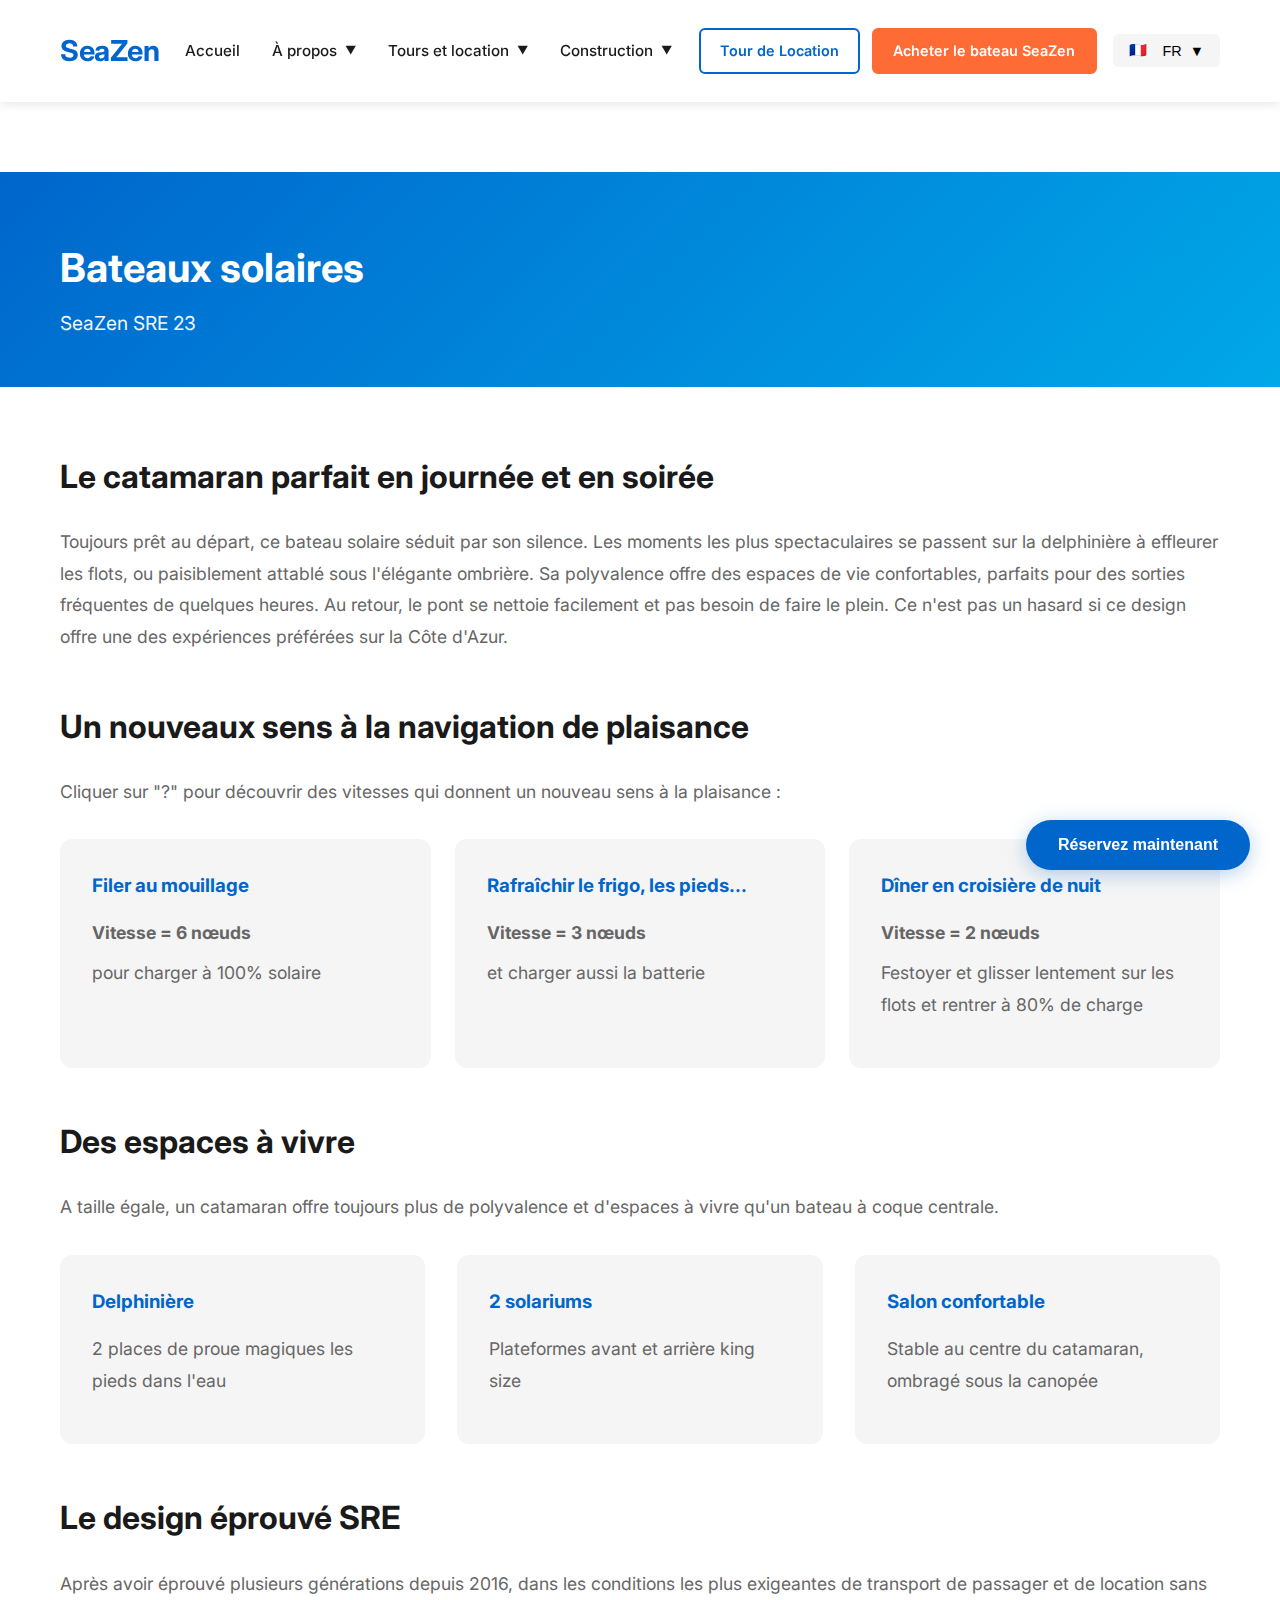
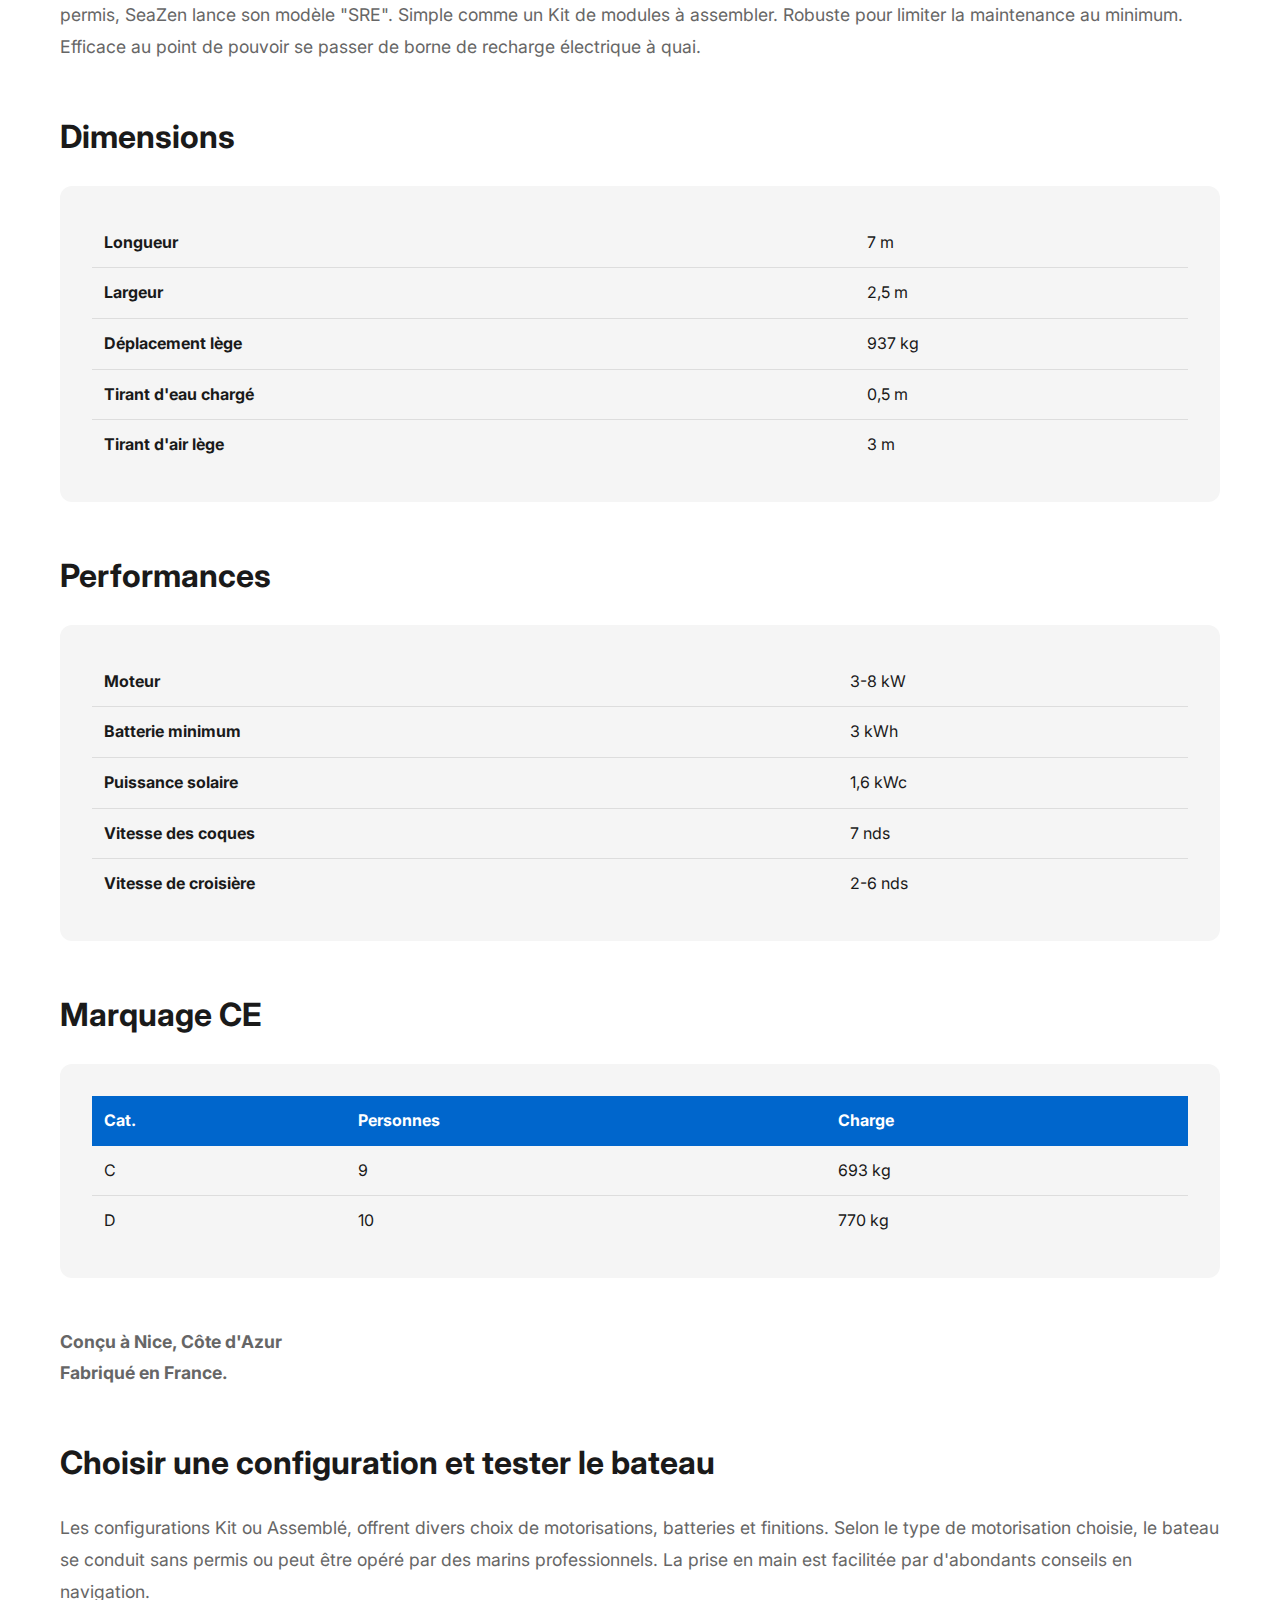
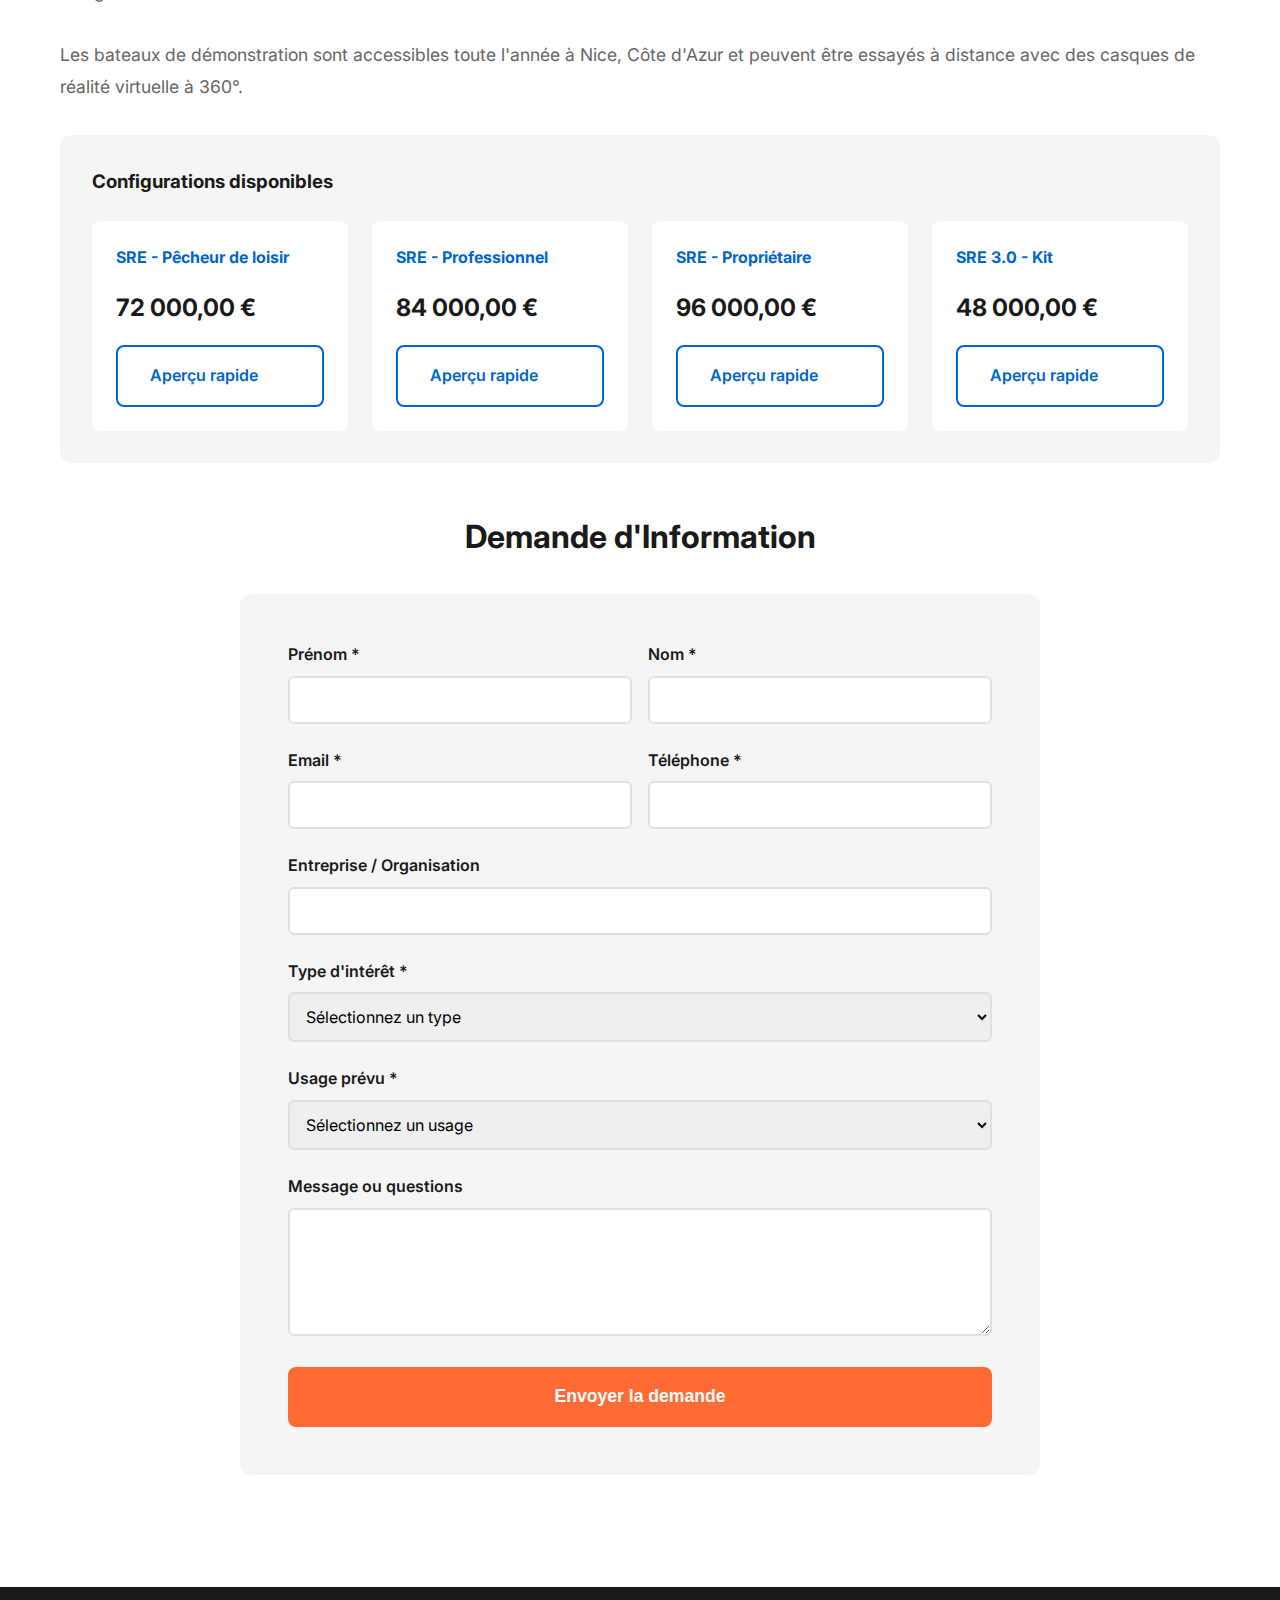
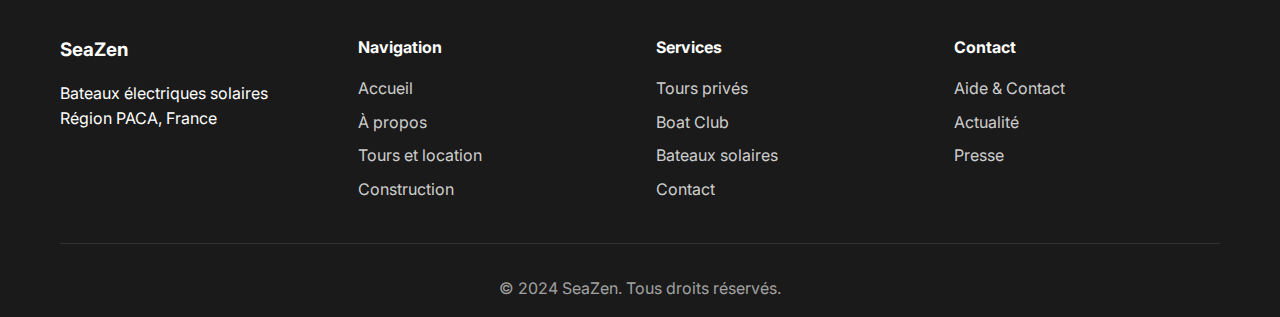
<file: bateaux-sre23.html>
<!DOCTYPE html>
<html lang="fr">
<head>
    <meta charset="UTF-8">
    <meta name="viewport" content="width=device-width, initial-scale=1.0">
    <title>SEAZEN SRE 23 - Bateau Solaire - SeaZen</title>
    <meta name="description" content="Découvrez le SEAZEN SRE 23, notre bateau solaire haute performance. Innovation technologique et navigation 100% écologique.">
    <link rel="stylesheet" href="css/style.css">
    <link rel="preconnect" href="https://fonts.googleapis.com">
    <link rel="preconnect" href="https://fonts.gstatic.com" crossorigin>
    <link href="https://fonts.googleapis.com/css2?family=Inter:wght@300;400;500;600;700&display=swap" rel="stylesheet">
</head>
<body>
    <!-- Header -->
    <header class="header" id="header">
        <div class="container">
            <div class="header-content">
                <a href="index.html" class="logo">
                    <h1>SeaZen</h1>
                </a>
                
                <nav class="nav" id="nav">
                    <ul class="nav-list">
                        <li><a href="index.html" class="nav-link">Accueil</a></li>
                        
                        <li class="nav-dropdown">
                            <a href="#" class="nav-link">À propos <span class="arrow">▼</span></a>
                            <ul class="dropdown-menu">
                                <li><a href="qui-sommes-nous.html">Qui sommes-nous ?</a></li>
                                <li><a href="media.html">TV, radio, presse</a></li>
                                <li><a href="actualite.html">Actualité</a></li>
                                <li><a href="contact.html">Aide & contact</a></li>
                            </ul>
                        </li>
                        
                        <li class="nav-dropdown">
                            <a href="#" class="nav-link">Tours et location <span class="arrow">▼</span></a>
                            <ul class="dropdown-menu">
                                <li class="dropdown-section">
                                    <span class="dropdown-title">Tours privés</span>
                                    <ul>
                                        <li><a href="tours-monaco-nice.html">Entre Monaco et Nice</a></li>
                                        <li><a href="tours-antibes-cannes.html">Entre Antibes et Cannes</a></li>
                                    </ul>
                                </li>
                                <li class="dropdown-divider"></li>
                                <li><a href="boat-club.html">Location Boat Club</a></li>
                                <li><a href="dispersion-cendres.html">Dispersion des Cendres</a></li>
                            </ul>
                        </li>
                        
                        <li class="nav-dropdown">
                            <a href="#" class="nav-link">Construction <span class="arrow">▼</span></a>
                            <ul class="dropdown-menu">
                                <li class="dropdown-section">
                                    <span class="dropdown-title">Bateaux solaires</span>
                                    <ul>
                                        <li><a href="bateaux-sre23.html">SEAZEN SRE 23</a></li>
                                    </ul>
                                </li>
                                <li class="dropdown-divider"></li>
                                <li class="dropdown-section">
                                    <span class="dropdown-title">Accompagnement</span>
                                    <ul>
                                        <li><a href="accompagnement-utilisation.html">Utilisation</a></li>
                                        <li><a href="accompagnement-partenariat.html">Partenariat</a></li>
                                        <li><a href="accompagnement-retrofit.html">Retrofit</a></li>
                                        <li><a href="accompagnement-strategie.html">Stratégie</a></li>
                                    </ul>
                                </li>
                            </ul>
                        </li>
                    </ul>
                </nav>
                
                <div class="header-actions">
                    <div class="header-buttons">
                        <a href="tours-monaco-nice.html" class="header-btn header-btn-tour">Tour de Location</a>
                        <a href="bateaux-sre23.html" class="header-btn header-btn-buy">Acheter le bateau SeaZen</a>
                    </div>
                    
                    <div class="language-selector">
                        <button class="lang-btn" id="langBtn">
                            <span class="lang-flag">🇫🇷</span>
                            <span class="lang-code">FR</span>
                            <span class="arrow">▼</span>
                        </button>
                        <ul class="lang-dropdown" id="langDropdown">
                            <li><a href="#" data-lang="fr" class="lang-option active">🇫🇷 Français</a></li>
                            <li><a href="#" data-lang="en" class="lang-option">🇬🇧 English</a></li>
                            <li><a href="#" data-lang="es" class="lang-option">🇪🇸 Español</a></li>
                            <li><a href="#" data-lang="it" class="lang-option">🇮🇹 Italiano</a></li>
                        </ul>
                    </div>
                    <button class="mobile-menu-toggle" id="mobileMenuToggle">
                        <span></span>
                        <span></span>
                        <span></span>
                    </button>
                </div>
            </div>
        </div>
    </header>

    <!-- Page Header -->
    <section class="page-header">
        <div class="container">
            <h1>Bateaux solaires</h1>
            <p>SeaZen SRE 23</p>
        </div>
    </section>

    <!-- Page Content -->
    <section class="page-content">
        <div class="container">
            <div class="content-section">
                <h2>Le catamaran parfait en journée et en soirée</h2>
                <p style="color: var(--gray); margin-bottom: 2rem;">Toujours prêt au départ, ce bateau solaire séduit par son silence. Les moments les plus spectaculaires se passent sur la delphinière à effleurer les flots, ou paisiblement attablé sous l'élégante ombrière. Sa polyvalence offre des espaces de vie confortables, parfaits pour des sorties fréquentes de quelques heures. Au retour, le pont se nettoie facilement et pas besoin de faire le plein. Ce n'est pas un hasard si ce design offre une des expériences préférées sur la Côte d'Azur.</p>
            </div>

            <div class="content-section">
                <h2>Un nouveaux sens à la navigation de plaisance</h2>
                <p style="color: var(--gray); margin-bottom: 1.5rem;">Cliquer sur "?" pour découvrir des vitesses qui donnent un nouveau sens à la plaisance :</p>
                
                <div style="display: grid; grid-template-columns: repeat(auto-fit, minmax(250px, 1fr)); gap: 1.5rem; margin-top: 2rem;">
                    <div style="background: var(--light-gray); padding: 2rem; border-radius: 12px;">
                        <h3 style="margin-bottom: 1rem; color: var(--primary-color);">Filer au mouillage</h3>
                        <p style="color: var(--gray); margin-bottom: 0.5rem;"><strong>Vitesse = 6 nœuds</strong></p>
                        <p style="color: var(--gray);">pour charger à 100% solaire</p>
                    </div>
                    
                    <div style="background: var(--light-gray); padding: 2rem; border-radius: 12px;">
                        <h3 style="margin-bottom: 1rem; color: var(--primary-color);">Rafraîchir le frigo, les pieds...</h3>
                        <p style="color: var(--gray); margin-bottom: 0.5rem;"><strong>Vitesse = 3 nœuds</strong></p>
                        <p style="color: var(--gray);">et charger aussi la batterie</p>
                    </div>
                    
                    <div style="background: var(--light-gray); padding: 2rem; border-radius: 12px;">
                        <h3 style="margin-bottom: 1rem; color: var(--primary-color);">Dîner en croisière de nuit</h3>
                        <p style="color: var(--gray); margin-bottom: 0.5rem;"><strong>Vitesse = 2 nœuds</strong></p>
                        <p style="color: var(--gray);">Festoyer et glisser lentement sur les flots et rentrer à 80% de charge</p>
                    </div>
                </div>
            </div>

            <div class="content-section">
                <h2>Des espaces à vivre</h2>
                <p style="color: var(--gray); margin-bottom: 1.5rem;">A taille égale, un catamaran offre toujours plus de polyvalence et d'espaces à vivre qu'un bateau à coque centrale.</p>
                
                <div style="display: grid; grid-template-columns: repeat(auto-fit, minmax(300px, 1fr)); gap: 2rem; margin-top: 2rem;">
                    <div style="background: var(--light-gray); padding: 2rem; border-radius: 12px;">
                        <h3 style="margin-bottom: 1rem; color: var(--primary-color);">Delphinière</h3>
                        <p style="color: var(--gray);">2 places de proue magiques les pieds dans l'eau</p>
                    </div>
                    
                    <div style="background: var(--light-gray); padding: 2rem; border-radius: 12px;">
                        <h3 style="margin-bottom: 1rem; color: var(--primary-color);">2 solariums</h3>
                        <p style="color: var(--gray);">Plateformes avant et arrière king size</p>
                    </div>
                    
                    <div style="background: var(--light-gray); padding: 2rem; border-radius: 12px;">
                        <h3 style="margin-bottom: 1rem; color: var(--primary-color);">Salon confortable</h3>
                        <p style="color: var(--gray);">Stable au centre du catamaran, ombragé sous la canopée</p>
                    </div>
                </div>
            </div>

            <div class="content-section">
                <h2>Le design éprouvé SRE</h2>
                <p style="color: var(--gray); margin-bottom: 2rem;">Après avoir éprouvé plusieurs générations depuis 2016, dans les conditions les plus exigeantes de transport de passager et de location sans permis, SeaZen lance son modèle "SRE". Simple comme un Kit de modules à assembler. Robuste pour limiter la maintenance au minimum. Efficace au point de pouvoir se passer de borne de recharge électrique à quai.</p>
            </div>

            <div class="content-section">
                <h2>Dimensions</h2>
                <div style="background: var(--light-gray); padding: 2rem; border-radius: 12px; margin-top: 1rem;">
                    <table style="width: 100%; border-collapse: collapse;">
                        <tr>
                            <td style="padding: 0.75rem; border-bottom: 1px solid #ddd;"><strong>Longueur</strong></td>
                            <td style="padding: 0.75rem; border-bottom: 1px solid #ddd;">7 m</td>
                        </tr>
                        <tr>
                            <td style="padding: 0.75rem; border-bottom: 1px solid #ddd;"><strong>Largeur</strong></td>
                            <td style="padding: 0.75rem; border-bottom: 1px solid #ddd;">2,5 m</td>
                        </tr>
                        <tr>
                            <td style="padding: 0.75rem; border-bottom: 1px solid #ddd;"><strong>Déplacement lège</strong></td>
                            <td style="padding: 0.75rem; border-bottom: 1px solid #ddd;">937 kg</td>
                        </tr>
                        <tr>
                            <td style="padding: 0.75rem; border-bottom: 1px solid #ddd;"><strong>Tirant d'eau chargé</strong></td>
                            <td style="padding: 0.75rem; border-bottom: 1px solid #ddd;">0,5 m</td>
                        </tr>
                        <tr>
                            <td style="padding: 0.75rem;"><strong>Tirant d'air lège</strong></td>
                            <td style="padding: 0.75rem;">3 m</td>
                        </tr>
                    </table>
                </div>
            </div>

            <div class="content-section">
                <h2>Performances</h2>
                <div style="background: var(--light-gray); padding: 2rem; border-radius: 12px; margin-top: 1rem;">
                    <table style="width: 100%; border-collapse: collapse;">
                        <tr>
                            <td style="padding: 0.75rem; border-bottom: 1px solid #ddd;"><strong>Moteur</strong></td>
                            <td style="padding: 0.75rem; border-bottom: 1px solid #ddd;">3-8 kW</td>
                        </tr>
                        <tr>
                            <td style="padding: 0.75rem; border-bottom: 1px solid #ddd;"><strong>Batterie minimum</strong></td>
                            <td style="padding: 0.75rem; border-bottom: 1px solid #ddd;">3 kWh</td>
                        </tr>
                        <tr>
                            <td style="padding: 0.75rem; border-bottom: 1px solid #ddd;"><strong>Puissance solaire</strong></td>
                            <td style="padding: 0.75rem; border-bottom: 1px solid #ddd;">1,6 kWc</td>
                        </tr>
                        <tr>
                            <td style="padding: 0.75rem; border-bottom: 1px solid #ddd;"><strong>Vitesse des coques</strong></td>
                            <td style="padding: 0.75rem; border-bottom: 1px solid #ddd;">7 nds</td>
                        </tr>
                        <tr>
                            <td style="padding: 0.75rem;"><strong>Vitesse de croisière</strong></td>
                            <td style="padding: 0.75rem;">2-6 nds</td>
                        </tr>
                    </table>
                </div>
            </div>

            <div class="content-section">
                <h2>Marquage CE</h2>
                <div style="background: var(--light-gray); padding: 2rem; border-radius: 12px; margin-top: 1rem;">
                    <table style="width: 100%; border-collapse: collapse;">
                        <thead>
                            <tr style="background: var(--primary-color); color: var(--white);">
                                <th style="padding: 0.75rem; text-align: left;">Cat.</th>
                                <th style="padding: 0.75rem; text-align: left;">Personnes</th>
                                <th style="padding: 0.75rem; text-align: left;">Charge</th>
                            </tr>
                        </thead>
                        <tbody>
                            <tr>
                                <td style="padding: 0.75rem; border-bottom: 1px solid #ddd;">C</td>
                                <td style="padding: 0.75rem; border-bottom: 1px solid #ddd;">9</td>
                                <td style="padding: 0.75rem; border-bottom: 1px solid #ddd;">693 kg</td>
                            </tr>
                            <tr>
                                <td style="padding: 0.75rem;">D</td>
                                <td style="padding: 0.75rem;">10</td>
                                <td style="padding: 0.75rem;">770 kg</td>
                            </tr>
                        </tbody>
                    </table>
                </div>
            </div>

            <div class="content-section">
                <p style="color: var(--gray); margin-bottom: 2rem;"><strong>Conçu à Nice, Côte d'Azur<br>Fabriqué en France.</strong></p>
            </div>

            <div class="content-section">
                <h2>Choisir une configuration et tester le bateau</h2>
                <p style="color: var(--gray); margin-bottom: 2rem;">Les configurations Kit ou Assemblé, offrent divers choix de motorisations, batteries et finitions. Selon le type de motorisation choisie, le bateau se conduit sans permis ou peut être opéré par des marins professionnels. La prise en main est facilitée par d'abondants conseils en navigation.</p>
                <p style="color: var(--gray); margin-bottom: 2rem;">Les bateaux de démonstration sont accessibles toute l'année à Nice, Côte d'Azur et peuvent être essayés à distance avec des casques de réalité virtuelle à 360°.</p>
                
                <div style="background: var(--light-gray); padding: 2rem; border-radius: 12px;">
                    <h3 style="margin-bottom: 1.5rem;">Configurations disponibles</h3>
                    <div style="display: grid; grid-template-columns: repeat(auto-fit, minmax(250px, 1fr)); gap: 1.5rem;">
                        <div style="background: var(--white); padding: 1.5rem; border-radius: 8px;">
                            <h4 style="margin-bottom: 0.5rem; color: var(--primary-color);">SRE - Pêcheur de loisir</h4>
                            <p style="font-size: 1.5rem; font-weight: 700; color: var(--dark); margin: 1rem 0;">72 000,00 €</p>
                            <a href="#" class="btn btn-outline" style="width: 100%;">Aperçu rapide</a>
                        </div>
                        
                        <div style="background: var(--white); padding: 1.5rem; border-radius: 8px;">
                            <h4 style="margin-bottom: 0.5rem; color: var(--primary-color);">SRE - Professionnel</h4>
                            <p style="font-size: 1.5rem; font-weight: 700; color: var(--dark); margin: 1rem 0;">84 000,00 €</p>
                            <a href="#" class="btn btn-outline" style="width: 100%;">Aperçu rapide</a>
                        </div>
                        
                        <div style="background: var(--white); padding: 1.5rem; border-radius: 8px;">
                            <h4 style="margin-bottom: 0.5rem; color: var(--primary-color);">SRE - Propriétaire</h4>
                            <p style="font-size: 1.5rem; font-weight: 700; color: var(--dark); margin: 1rem 0;">96 000,00 €</p>
                            <a href="#" class="btn btn-outline" style="width: 100%;">Aperçu rapide</a>
                        </div>
                        
                        <div style="background: var(--white); padding: 1.5rem; border-radius: 8px;">
                            <h4 style="margin-bottom: 0.5rem; color: var(--primary-color);">SRE 3.0 - Kit</h4>
                            <p style="font-size: 1.5rem; font-weight: 700; color: var(--dark); margin: 1rem 0;">48 000,00 €</p>
                            <a href="#" class="btn btn-outline" style="width: 100%;">Aperçu rapide</a>
                        </div>
                    </div>
                </div>
            </div>

            <!-- Purchase/Inquiry Form -->
            <div class="content-section">
                <h2 style="text-align: center; margin-bottom: 2rem;">Demande d'Information</h2>
                <form class="booking-form product-form">
                    <div class="form-row">
                        <div class="form-group">
                            <label for="firstName">Prénom *</label>
                            <input type="text" id="firstName" name="firstName" required>
                        </div>
                        <div class="form-group">
                            <label for="lastName">Nom *</label>
                            <input type="text" id="lastName" name="lastName" required>
                        </div>
                    </div>

                    <div class="form-row">
                        <div class="form-group">
                            <label for="email">Email *</label>
                            <input type="email" id="email" name="email" required>
                        </div>
                        <div class="form-group">
                            <label for="phone">Téléphone *</label>
                            <input type="tel" id="phone" name="phone" required>
                        </div>
                    </div>

                    <div class="form-group">
                        <label for="company">Entreprise / Organisation</label>
                        <input type="text" id="company" name="company">
                    </div>

                    <div class="form-group">
                        <label for="interest">Type d'intérêt *</label>
                        <select id="interest" name="interest" required>
                            <option value="">Sélectionnez un type</option>
                            <option value="purchase">Achat</option>
                            <option value="rental">Location</option>
                            <option value="partnership">Partenariat</option>
                            <option value="information">Information générale</option>
                        </select>
                    </div>

                    <div class="form-group">
                        <label for="usage">Usage prévu *</label>
                        <select id="usage" name="usage" required>
                            <option value="">Sélectionnez un usage</option>
                            <option value="tourism">Tourisme</option>
                            <option value="rental">Location</option>
                            <option value="professional">Professionnel</option>
                            <option value="private">Particulier</option>
                            <option value="other">Autre</option>
                        </select>
                    </div>

                    <div class="form-group">
                        <label for="message">Message ou questions</label>
                        <textarea id="message" name="message" rows="5"></textarea>
                    </div>

                    <button type="submit" class="btn btn-primary btn-large" style="width: 100%;">Envoyer la demande</button>
                </form>
            </div>
        </div>
    </section>

    <!-- Footer -->
    <footer class="footer">
        <div class="container">
            <div class="footer-content">
                <div class="footer-section">
                    <h3>SeaZen</h3>
                    <p>Bateaux électriques solaires<br>Région PACA, France</p>
                </div>
                <div class="footer-section">
                    <h4>Navigation</h4>
                    <ul>
                        <li><a href="index.html">Accueil</a></li>
                        <li><a href="qui-sommes-nous.html">À propos</a></li>
                        <li><a href="tours-monaco-nice.html">Tours et location</a></li>
                        <li><a href="bateaux-sre23.html">Construction</a></li>
                    </ul>
                </div>
                <div class="footer-section">
                    <h4>Services</h4>
                    <ul>
                        <li><a href="tours-monaco-nice.html">Tours privés</a></li>
                        <li><a href="boat-club.html">Boat Club</a></li>
                        <li><a href="bateaux-sre23.html">Bateaux solaires</a></li>
                        <li><a href="contact.html">Contact</a></li>
                    </ul>
                </div>
                <div class="footer-section">
                    <h4>Contact</h4>
                    <ul>
                        <li><a href="contact.html">Aide & Contact</a></li>
                        <li><a href="actualite.html">Actualité</a></li>
                        <li><a href="media.html">Presse</a></li>
                    </ul>
                </div>
            </div>
            <div class="footer-bottom">
                <p>&copy; 2024 SeaZen. Tous droits réservés.</p>
            </div>
        </div>
    </footer>

    <script src="js/main.js"></script>

    <!-- Booking Overlay Button -->
    <button id="bookingOverlayBtn" class="booking-overlay-btn">Réservez maintenant</button>

    <!-- Booking Popup -->
    <div id="bookingPopup" class="booking-popup">
        <div class="booking-popup-content">
            <button id="bookingPopupClose" class="booking-popup-close">&times;</button>
            <h2 class="booking-popup-title">Choisissez votre tour</h2>
            <div class="booking-popup-options">
                <a href="tours-monaco-nice.html" class="booking-option">
                    <div class="booking-option-title">Tours à Beaulieu</div>
                    <div class="booking-option-subtitle">Départ entre Nice & Monaco</div>
                </a>
                <a href="tours-antibes-cannes.html" class="booking-option">
                    <div class="booking-option-title">Tours à Juan les Pins</div>
                    <div class="booking-option-subtitle">Départ entre Antibes & Cannes</div>
                </a>
            </div>
        </div>
    </div>
</body>
</html>
</file>
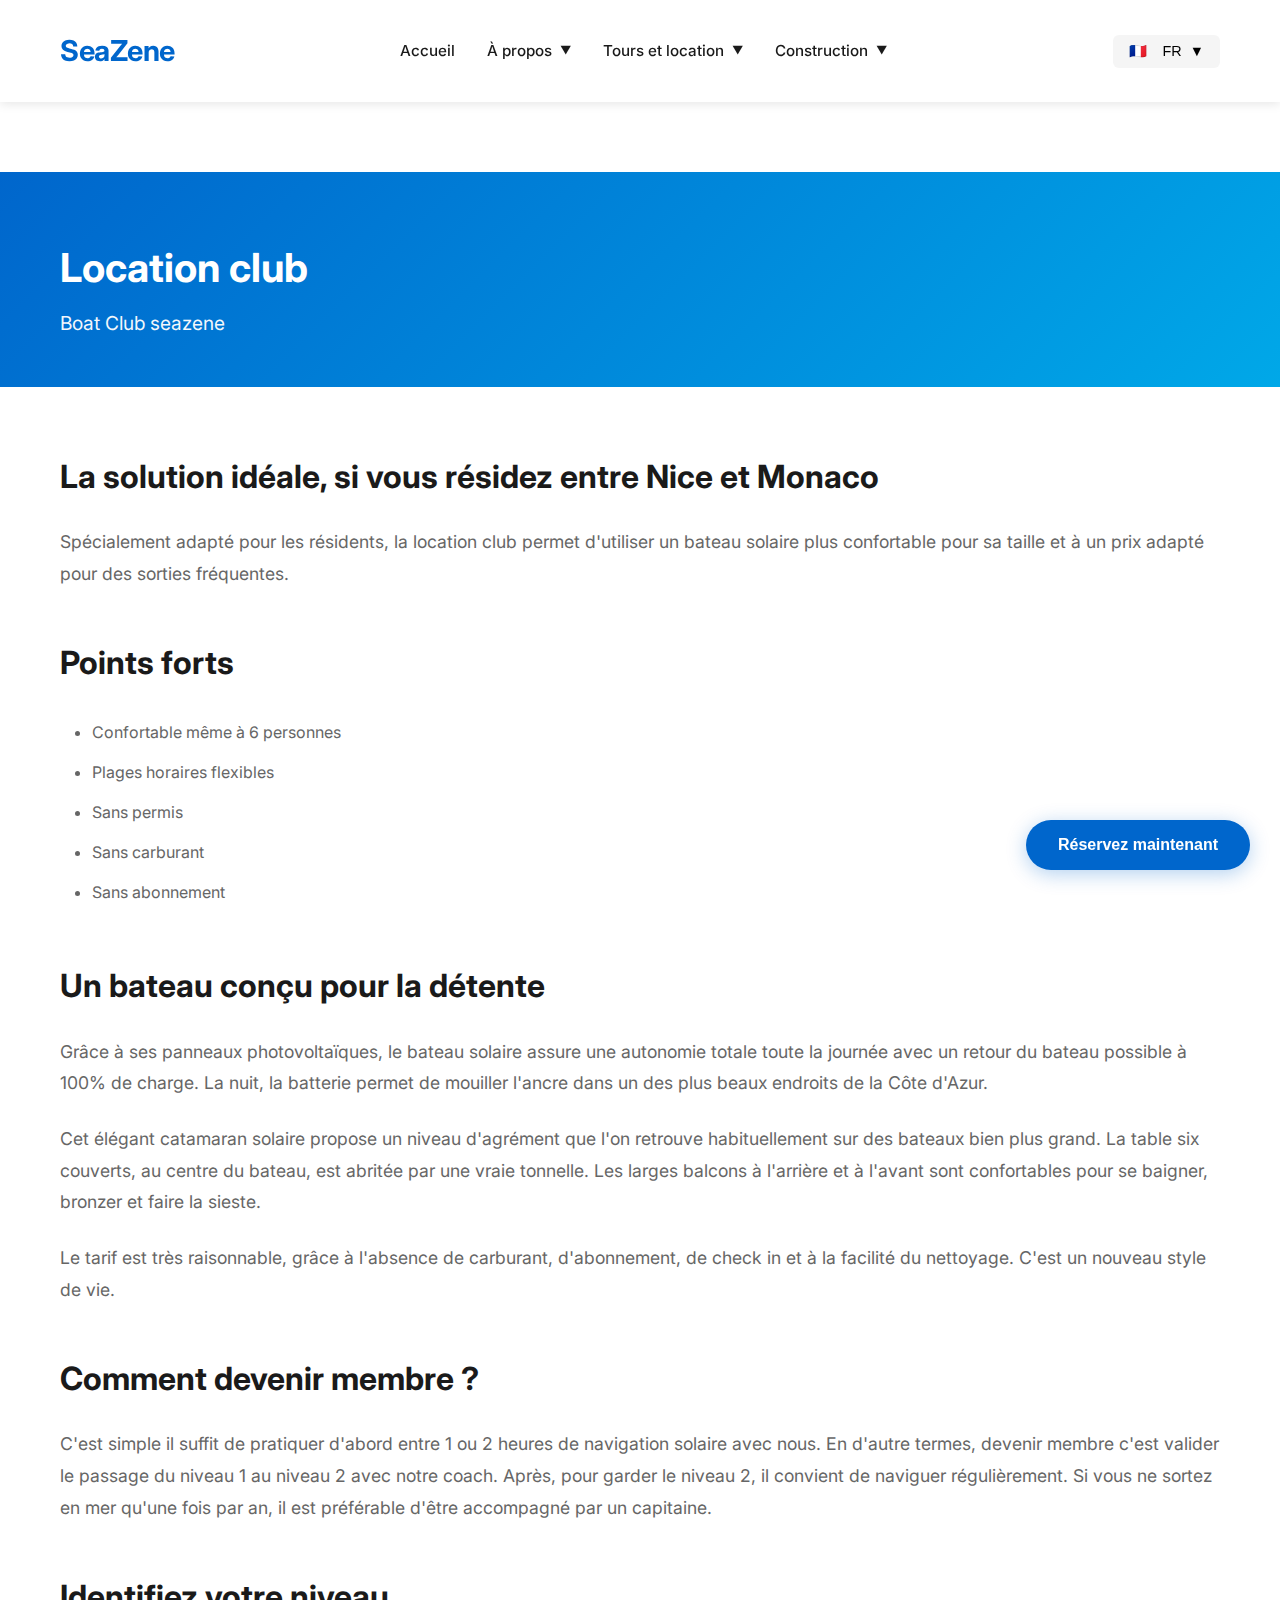
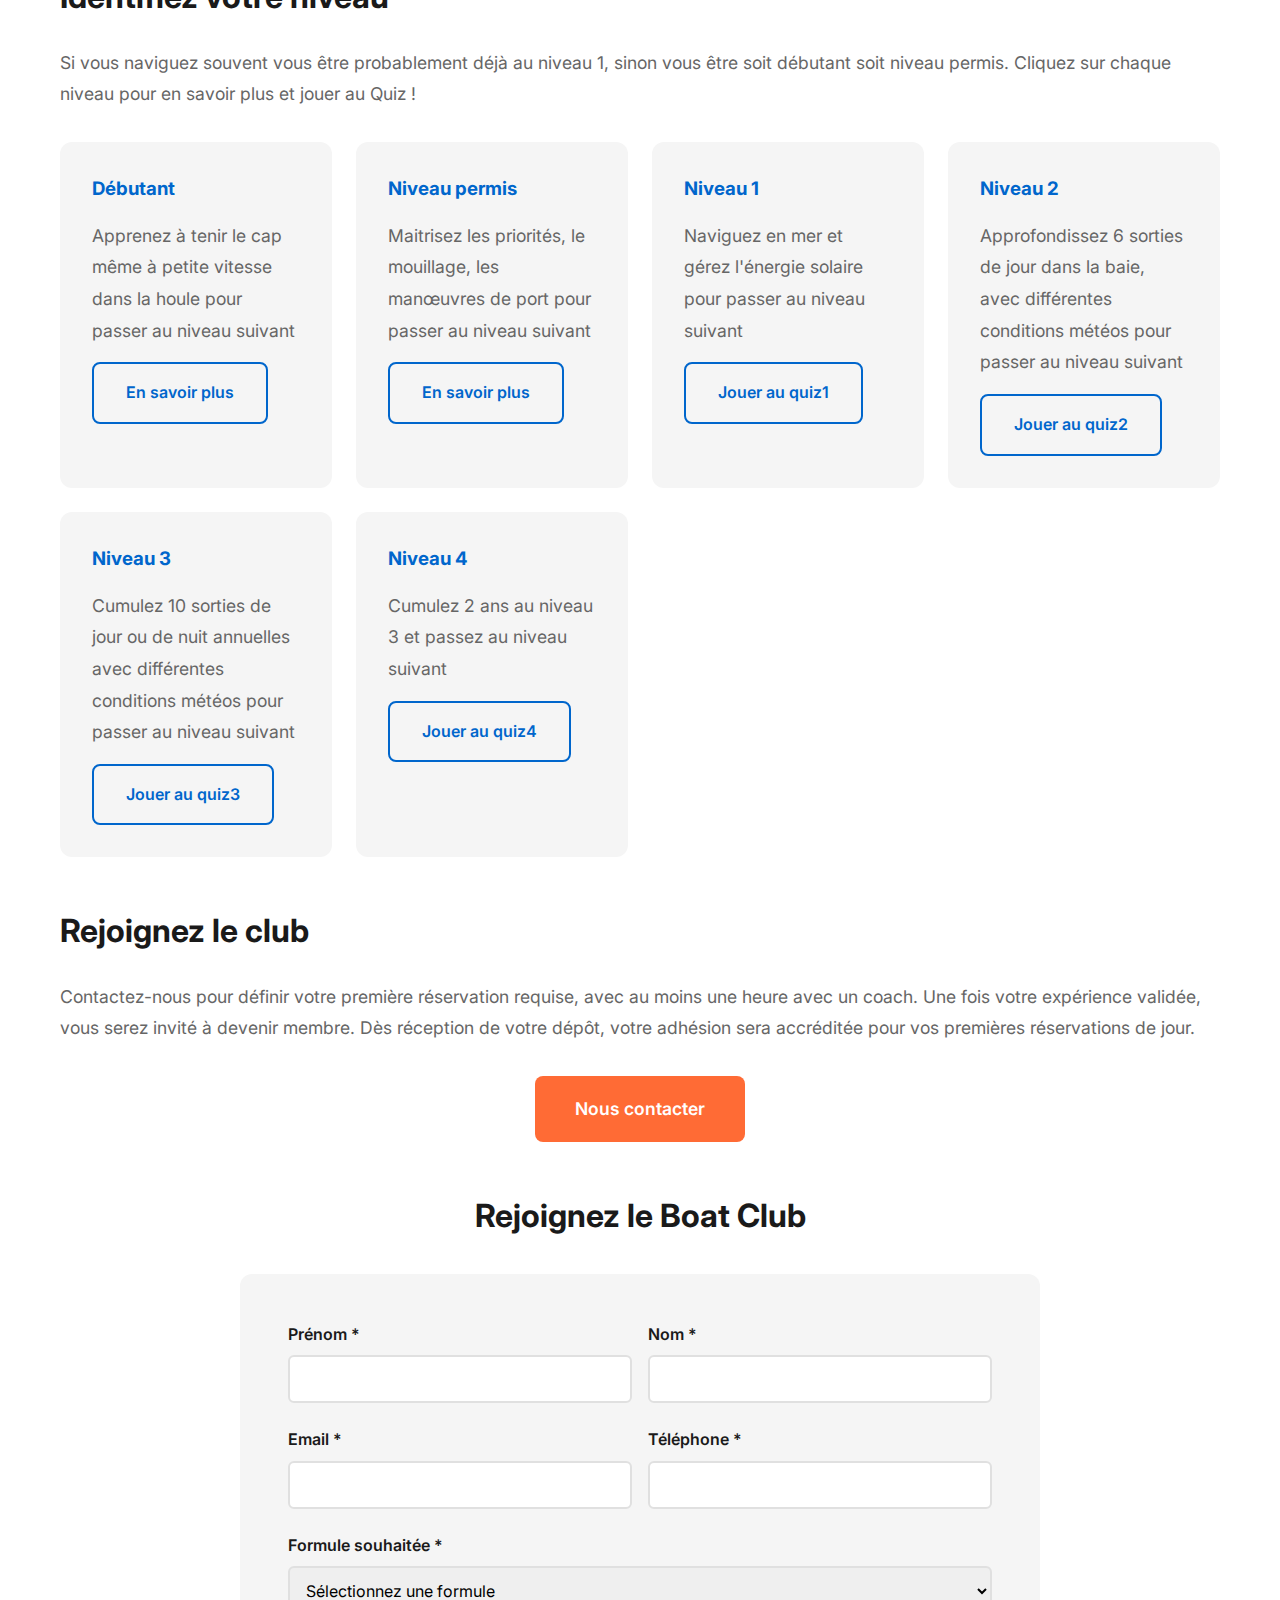
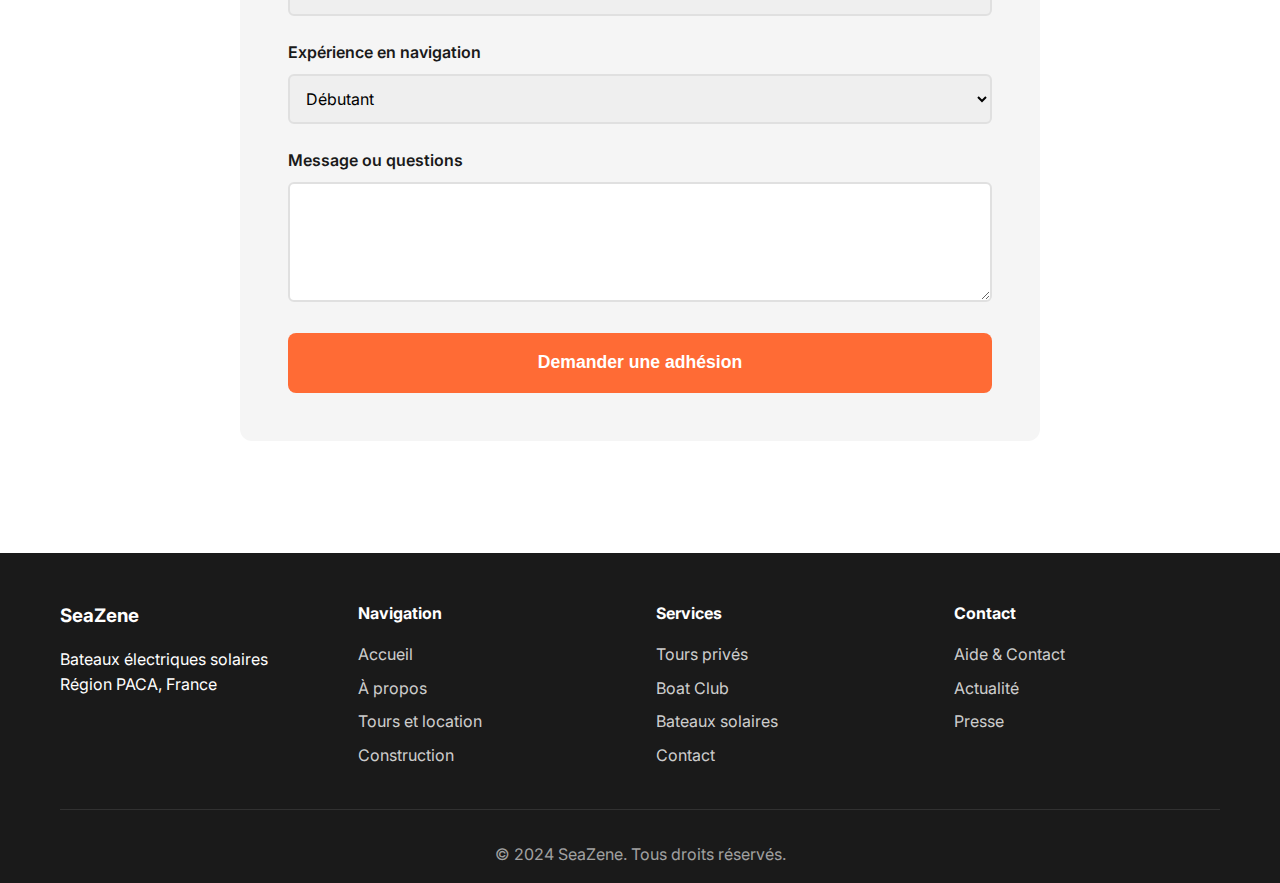
<file: boat-club.html>
<!DOCTYPE html>
<html lang="fr">
<head>
    <meta charset="UTF-8">
    <meta name="viewport" content="width=device-width, initial-scale=1.0">
    <title>Location Boat Club - SeaZene</title>
    <meta name="description" content="Rejoignez le Boat Club SeaZene : naviguez librement avec nos bateaux solaires, sans permis, 24/7. Abonnement flexible pour votre liberté de navigation.">
    <link rel="stylesheet" href="css/style.css">
    <link rel="preconnect" href="https://fonts.googleapis.com">
    <link rel="preconnect" href="https://fonts.gstatic.com" crossorigin>
    <link href="https://fonts.googleapis.com/css2?family=Inter:wght@300;400;500;600;700&display=swap" rel="stylesheet">
</head>
<body>
    <!-- Header -->
    <header class="header" id="header">
        <div class="container">
            <div class="header-content">
                <a href="index.html" class="logo">
                    <h1>SeaZene</h1>
                </a>
                
                <nav class="nav" id="nav">
                    <ul class="nav-list">
                        <li><a href="index.html" class="nav-link">Accueil</a></li>
                        
                        <li class="nav-dropdown">
                            <a href="#" class="nav-link">À propos <span class="arrow">▼</span></a>
                            <ul class="dropdown-menu">
                                <li><a href="qui-sommes-nous.html">Qui sommes-nous ?</a></li>
                                <li><a href="media.html">TV, radio, presse</a></li>
                                <li><a href="actualite.html">Actualité</a></li>
                                <li><a href="contact.html">Aide & contact</a></li>
                            </ul>
                        </li>
                        
                        <li class="nav-dropdown">
                            <a href="#" class="nav-link">Tours et location <span class="arrow">▼</span></a>
                            <ul class="dropdown-menu">
                                <li class="dropdown-section">
                                    <span class="dropdown-title">Tours privés</span>
                                    <ul>
                                        <li><a href="tours-monaco-nice.html">Entre Monaco et Nice</a></li>
                                        <li><a href="tours-antibes-cannes.html">Entre Antibes et Cannes</a></li>
                                    </ul>
                                </li>
                                <li class="dropdown-divider"></li>
                                <li><a href="boat-club.html">Location Boat Club</a></li>
                                <li><a href="dispersion-cendres.html">Dispersion des Cendres</a></li>
                            </ul>
                        </li>
                        
                        <li class="nav-dropdown">
                            <a href="#" class="nav-link">Construction <span class="arrow">▼</span></a>
                            <ul class="dropdown-menu">
                                <li class="dropdown-section">
                                    <span class="dropdown-title">Bateaux solaires</span>
                                    <ul>
                                        <li><a href="bateaux-sre23.html">SEAZENE SRE 23</a></li>
                                    </ul>
                                </li>
                                <li class="dropdown-divider"></li>
                                <li class="dropdown-section">
                                    <span class="dropdown-title">Accompagnement</span>
                                    <ul>
                                        <li><a href="accompagnement-utilisation.html">Utilisation</a></li>
                                        <li><a href="accompagnement-partenariat.html">Partenariat</a></li>
                                        <li><a href="accompagnement-retrofit.html">Retrofit</a></li>
                                        <li><a href="accompagnement-strategie.html">Stratégie</a></li>
                                    </ul>
                                </li>
                            </ul>
                        </li>
                    </ul>
                </nav>
                
                <div class="header-actions">
                    <div class="language-selector">
                        <button class="lang-btn" id="langBtn">
                            <span class="lang-flag">🇫🇷</span>
                            <span class="lang-code">FR</span>
                            <span class="arrow">▼</span>
                        </button>
                        <ul class="lang-dropdown" id="langDropdown">
                            <li><a href="#" data-lang="fr" class="lang-option active">🇫🇷 Français</a></li>
                            <li><a href="#" data-lang="en" class="lang-option">🇬🇧 English</a></li>
                            <li><a href="#" data-lang="es" class="lang-option">🇪🇸 Español</a></li>
                            <li><a href="#" data-lang="it" class="lang-option">🇮🇹 Italiano</a></li>
                        </ul>
                    </div>
                    <button class="mobile-menu-toggle" id="mobileMenuToggle">
                        <span></span>
                        <span></span>
                        <span></span>
                    </button>
                </div>
            </div>
        </div>
    </header>

    <!-- Page Header -->
    <section class="page-header">
        <div class="container">
            <h1>Location club</h1>
            <p>Boat Club seazene</p>
        </div>
    </section>

    <!-- Page Content -->
    <section class="page-content">
        <div class="container">
            <div class="content-section">
                <h2>La solution idéale, si vous résidez entre Nice et Monaco</h2>
                <p style="color: var(--gray); margin-bottom: 2rem;">Spécialement adapté pour les résidents, la location club permet d'utiliser un bateau solaire plus confortable pour sa taille et à un prix adapté pour des sorties fréquentes.</p>
            </div>

            <div class="content-section">
                <h2>Points forts</h2>
                <ul style="margin-left: 2rem; line-height: 2.5; color: var(--gray);">
                    <li>Confortable même à 6 personnes</li>
                    <li>Plages horaires flexibles</li>
                    <li>Sans permis</li>
                    <li>Sans carburant</li>
                    <li>Sans abonnement</li>
                </ul>
            </div>

            <div class="content-section">
                <h2>Un bateau conçu pour la détente</h2>
                <p style="color: var(--gray); margin-bottom: 1.5rem;">Grâce à ses panneaux photovoltaïques, le bateau solaire assure une autonomie totale toute la journée avec un retour du bateau possible à 100% de charge. La nuit, la batterie permet de mouiller l'ancre dans un des plus beaux endroits de la Côte d'Azur.</p>
                <p style="color: var(--gray); margin-bottom: 1.5rem;">Cet élégant catamaran solaire propose un niveau d'agrément que l'on retrouve habituellement sur des bateaux bien plus grand. La table six couverts, au centre du bateau, est abritée par une vraie tonnelle. Les larges balcons à l'arrière et à l'avant sont confortables pour se baigner, bronzer et faire la sieste.</p>
                <p style="color: var(--gray);">Le tarif est très raisonnable, grâce à l'absence de carburant, d'abonnement, de check in et à la facilité du nettoyage. C'est un nouveau style de vie.</p>
            </div>

            <div class="content-section">
                <h2>Comment devenir membre ?</h2>
                <p style="color: var(--gray); margin-bottom: 1.5rem;">C'est simple il suffit de pratiquer d'abord entre 1 ou 2 heures de navigation solaire avec nous. En d'autre termes, devenir membre c'est valider le passage du niveau 1 au niveau 2 avec notre coach. Après, pour garder le niveau 2, il convient de naviguer régulièrement. Si vous ne sortez en mer qu'une fois par an, il est préférable d'être accompagné par un capitaine.</p>
            </div>

            <div class="content-section">
                <h2>Identifiez votre niveau</h2>
                <p style="color: var(--gray); margin-bottom: 2rem;">Si vous naviguez souvent vous être probablement déjà au niveau 1, sinon vous être soit débutant soit niveau permis. Cliquez sur chaque niveau pour en savoir plus et jouer au Quiz !</p>
                
                <div style="display: grid; grid-template-columns: repeat(auto-fit, minmax(250px, 1fr)); gap: 1.5rem; margin-top: 2rem;">
                    <div style="background: var(--light-gray); padding: 2rem; border-radius: 12px;">
                        <h3 style="margin-bottom: 1rem; color: var(--primary-color);">Débutant</h3>
                        <p style="color: var(--gray); margin-bottom: 1rem;">Apprenez à tenir le cap même à petite vitesse dans la houle pour passer au niveau suivant</p>
                        <a href="#" class="btn btn-outline">En savoir plus</a>
                    </div>
                    
                    <div style="background: var(--light-gray); padding: 2rem; border-radius: 12px;">
                        <h3 style="margin-bottom: 1rem; color: var(--primary-color);">Niveau permis</h3>
                        <p style="color: var(--gray); margin-bottom: 1rem;">Maitrisez les priorités, le mouillage, les manœuvres de port pour passer au niveau suivant</p>
                        <a href="#" class="btn btn-outline">En savoir plus</a>
                    </div>
                    
                    <div style="background: var(--light-gray); padding: 2rem; border-radius: 12px;">
                        <h3 style="margin-bottom: 1rem; color: var(--primary-color);">Niveau 1</h3>
                        <p style="color: var(--gray); margin-bottom: 1rem;">Naviguez en mer et gérez l'énergie solaire pour passer au niveau suivant</p>
                        <a href="#" class="btn btn-outline">Jouer au quiz1</a>
                    </div>
                    
                    <div style="background: var(--light-gray); padding: 2rem; border-radius: 12px;">
                        <h3 style="margin-bottom: 1rem; color: var(--primary-color);">Niveau 2</h3>
                        <p style="color: var(--gray); margin-bottom: 1rem;">Approfondissez 6 sorties de jour dans la baie, avec différentes conditions météos pour passer au niveau suivant</p>
                        <a href="#" class="btn btn-outline">Jouer au quiz2</a>
                    </div>
                    
                    <div style="background: var(--light-gray); padding: 2rem; border-radius: 12px;">
                        <h3 style="margin-bottom: 1rem; color: var(--primary-color);">Niveau 3</h3>
                        <p style="color: var(--gray); margin-bottom: 1rem;">Cumulez 10 sorties de jour ou de nuit annuelles avec différentes conditions météos pour passer au niveau suivant</p>
                        <a href="#" class="btn btn-outline">Jouer au quiz3</a>
                    </div>
                    
                    <div style="background: var(--light-gray); padding: 2rem; border-radius: 12px;">
                        <h3 style="margin-bottom: 1rem; color: var(--primary-color);">Niveau 4</h3>
                        <p style="color: var(--gray); margin-bottom: 1rem;">Cumulez 2 ans au niveau 3 et passez au niveau suivant</p>
                        <a href="#" class="btn btn-outline">Jouer au quiz4</a>
                    </div>
                </div>
            </div>

            <div class="content-section">
                <h2>Rejoignez le club</h2>
                <p style="color: var(--gray); margin-bottom: 2rem;">Contactez-nous pour définir votre première réservation requise, avec au moins une heure avec un coach. Une fois votre expérience validée, vous serez invité à devenir membre. Dès réception de votre dépôt, votre adhésion sera accréditée pour vos premières réservations de jour.</p>
                <div style="text-align: center;">
                    <a href="contact.html" class="btn btn-primary btn-large">Nous contacter</a>
                </div>
            </div>

            <!-- Booking Form -->
            <div class="content-section">
                <h2 style="text-align: center; margin-bottom: 2rem;">Rejoignez le Boat Club</h2>
                <form class="booking-form">
                    <div class="form-row">
                        <div class="form-group">
                            <label for="firstName">Prénom *</label>
                            <input type="text" id="firstName" name="firstName" required>
                        </div>
                        <div class="form-group">
                            <label for="lastName">Nom *</label>
                            <input type="text" id="lastName" name="lastName" required>
                        </div>
                    </div>

                    <div class="form-row">
                        <div class="form-group">
                            <label for="email">Email *</label>
                            <input type="email" id="email" name="email" required>
                        </div>
                        <div class="form-group">
                            <label for="phone">Téléphone *</label>
                            <input type="tel" id="phone" name="phone" required>
                        </div>
                    </div>

                    <div class="form-group">
                        <label for="formula">Formule souhaitée *</label>
                        <select id="formula" name="formula" required>
                            <option value="">Sélectionnez une formule</option>
                            <option value="decouverte">Formule Découverte - 199€/mois</option>
                            <option value="premium">Formule Premium - 349€/mois</option>
                            <option value="illimitee">Formule Illimitée - 599€/mois</option>
                        </select>
                    </div>

                    <div class="form-group">
                        <label for="experience">Expérience en navigation</label>
                        <select id="experience" name="experience">
                            <option value="debutant">Débutant</option>
                            <option value="intermediaire">Intermédiaire</option>
                            <option value="experimente">Expérimenté</option>
                        </select>
                    </div>

                    <div class="form-group">
                        <label for="comments">Message ou questions</label>
                        <textarea id="comments" name="comments" rows="4"></textarea>
                    </div>

                    <button type="submit" class="btn btn-primary btn-large" style="width: 100%;">Demander une adhésion</button>
                </form>
            </div>
        </div>
    </section>

    <!-- Footer -->
    <footer class="footer">
        <div class="container">
            <div class="footer-content">
                <div class="footer-section">
                    <h3>SeaZene</h3>
                    <p>Bateaux électriques solaires<br>Région PACA, France</p>
                </div>
                <div class="footer-section">
                    <h4>Navigation</h4>
                    <ul>
                        <li><a href="index.html">Accueil</a></li>
                        <li><a href="qui-sommes-nous.html">À propos</a></li>
                        <li><a href="tours-monaco-nice.html">Tours et location</a></li>
                        <li><a href="bateaux-sre23.html">Construction</a></li>
                    </ul>
                </div>
                <div class="footer-section">
                    <h4>Services</h4>
                    <ul>
                        <li><a href="tours-monaco-nice.html">Tours privés</a></li>
                        <li><a href="boat-club.html">Boat Club</a></li>
                        <li><a href="bateaux-sre23.html">Bateaux solaires</a></li>
                        <li><a href="contact.html">Contact</a></li>
                    </ul>
                </div>
                <div class="footer-section">
                    <h4>Contact</h4>
                    <ul>
                        <li><a href="contact.html">Aide & Contact</a></li>
                        <li><a href="actualite.html">Actualité</a></li>
                        <li><a href="media.html">Presse</a></li>
                    </ul>
                </div>
            </div>
            <div class="footer-bottom">
                <p>&copy; 2024 SeaZene. Tous droits réservés.</p>
            </div>
        </div>
    </footer>

    <script src="js/main.js"></script>

    <!-- Booking Overlay Button -->
    <button id="bookingOverlayBtn" class="booking-overlay-btn">Réservez maintenant</button>

    <!-- Booking Popup -->
    <div id="bookingPopup" class="booking-popup">
        <div class="booking-popup-content">
            <button id="bookingPopupClose" class="booking-popup-close">&times;</button>
            <h2 class="booking-popup-title">Choisissez votre tour</h2>
            <div class="booking-popup-options">
                <a href="tours-monaco-nice.html" class="booking-option">
                    <div class="booking-option-title">Tours à Beaulieu</div>
                    <div class="booking-option-subtitle">Départ entre Nice & Monaco</div>
                </a>
                <a href="tours-antibes-cannes.html" class="booking-option">
                    <div class="booking-option-title">Tours à Juan les Pins</div>
                    <div class="booking-option-subtitle">Départ entre Antibes & Cannes</div>
                </a>
            </div>
        </div>
    </div>
</body>
</html>
</file>
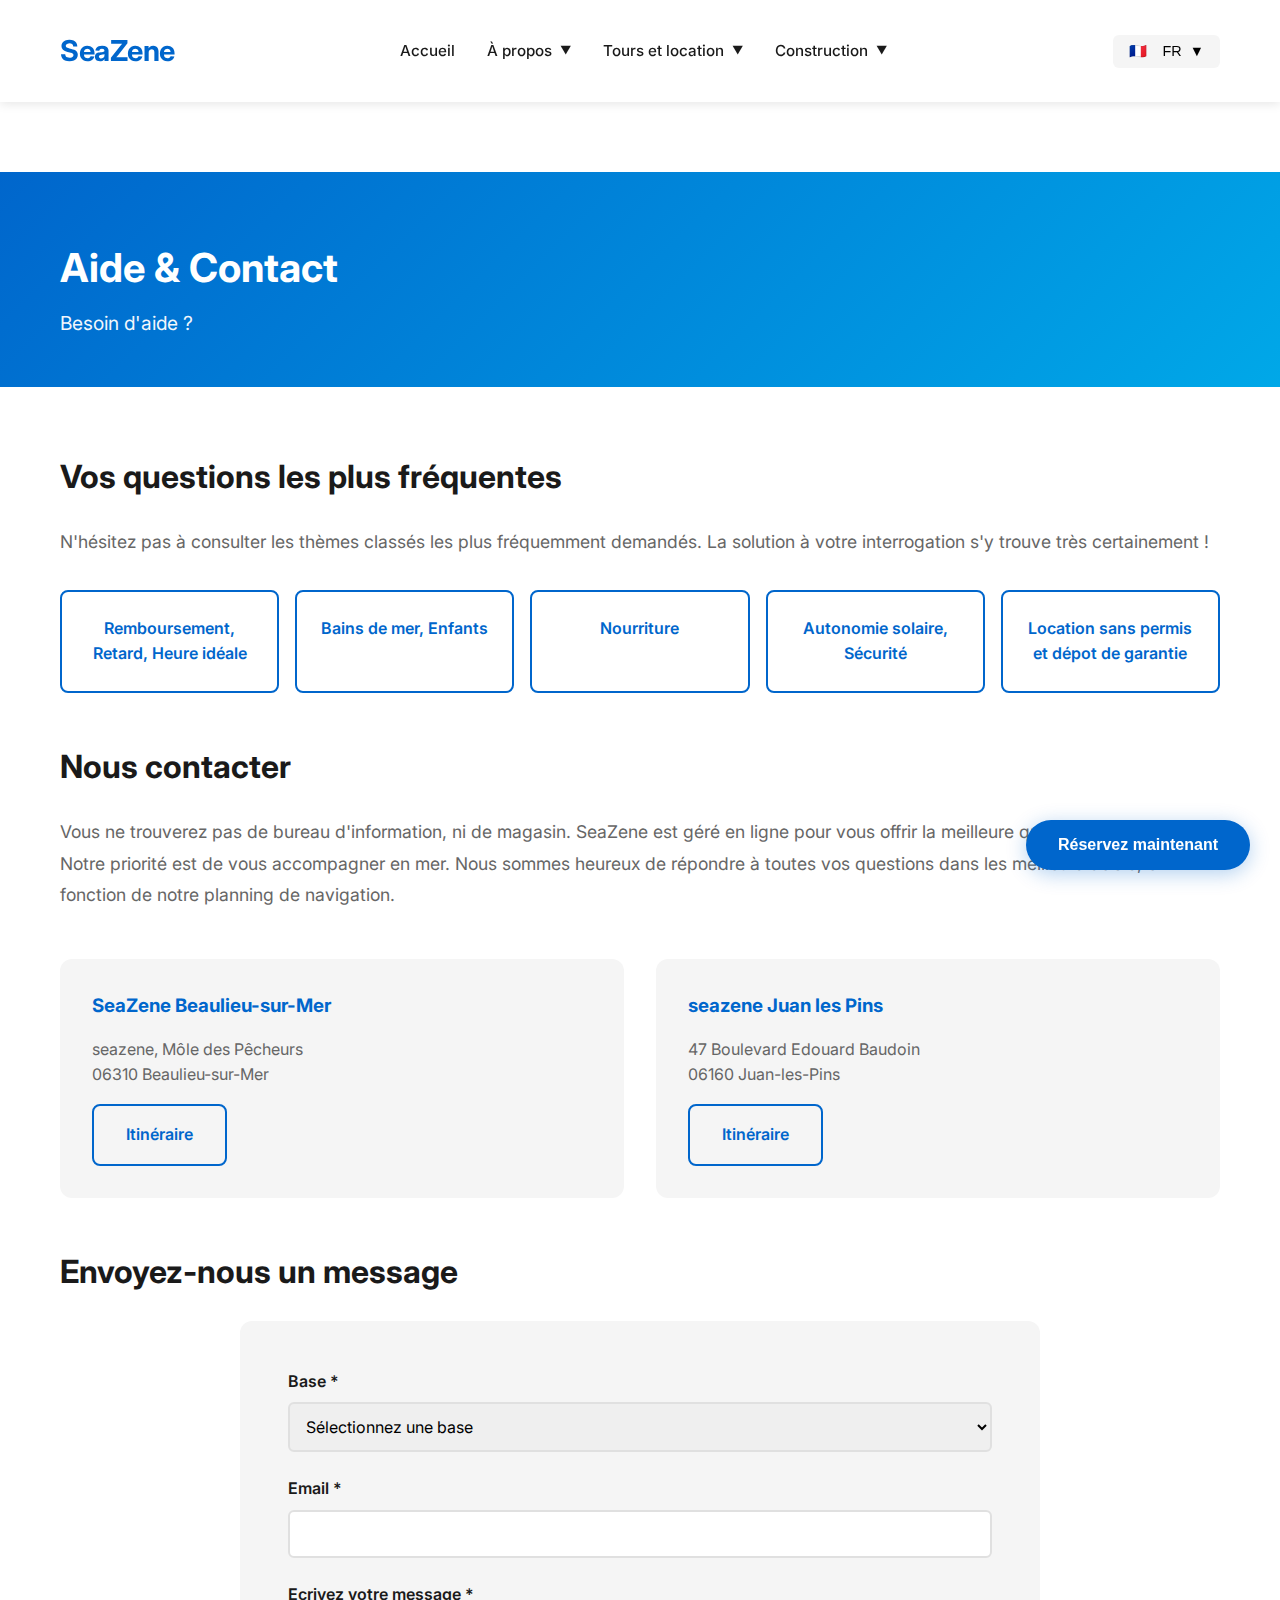
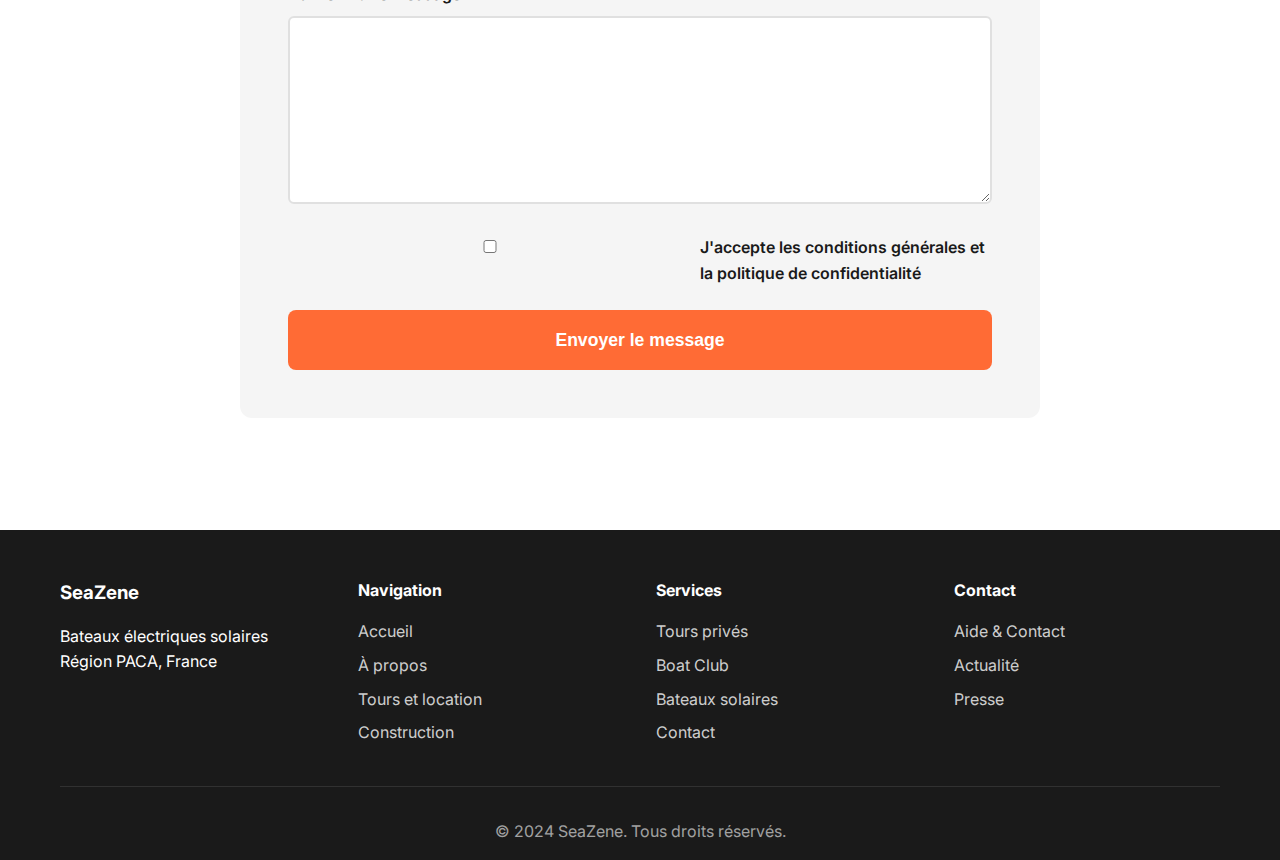
<file: contact.html>
<!DOCTYPE html>
<html lang="fr">
<head>
    <meta charset="UTF-8">
    <meta name="viewport" content="width=device-width, initial-scale=1.0">
    <title>Aide & Contact - SeaZene</title>
    <meta name="description" content="Contactez SeaZene pour toute question, réservation ou demande d'information. Notre équipe est à votre disposition.">
    <link rel="stylesheet" href="css/style.css">
    <link rel="preconnect" href="https://fonts.googleapis.com">
    <link rel="preconnect" href="https://fonts.gstatic.com" crossorigin>
    <link href="https://fonts.googleapis.com/css2?family=Inter:wght@300;400;500;600;700&display=swap" rel="stylesheet">
</head>
<body>
    <!-- Header -->
    <header class="header" id="header">
        <div class="container">
            <div class="header-content">
                <a href="index.html" class="logo">
                    <h1>SeaZene</h1>
                </a>
                
                <nav class="nav" id="nav">
                    <ul class="nav-list">
                        <li><a href="index.html" class="nav-link">Accueil</a></li>
                        
                        <li class="nav-dropdown">
                            <a href="#" class="nav-link">À propos <span class="arrow">▼</span></a>
                            <ul class="dropdown-menu">
                                <li><a href="qui-sommes-nous.html">Qui sommes-nous ?</a></li>
                                <li><a href="media.html">TV, radio, presse</a></li>
                                <li><a href="actualite.html">Actualité</a></li>
                                <li><a href="contact.html">Aide & contact</a></li>
                            </ul>
                        </li>
                        
                        <li class="nav-dropdown">
                            <a href="#" class="nav-link">Tours et location <span class="arrow">▼</span></a>
                            <ul class="dropdown-menu">
                                <li class="dropdown-section">
                                    <span class="dropdown-title">Tours privés</span>
                                    <ul>
                                        <li><a href="tours-monaco-nice.html">Entre Monaco et Nice</a></li>
                                        <li><a href="tours-antibes-cannes.html">Entre Antibes et Cannes</a></li>
                                    </ul>
                                </li>
                                <li class="dropdown-divider"></li>
                                <li><a href="boat-club.html">Location Boat Club</a></li>
                                <li><a href="dispersion-cendres.html">Dispersion des Cendres</a></li>
                            </ul>
                        </li>
                        
                        <li class="nav-dropdown">
                            <a href="#" class="nav-link">Construction <span class="arrow">▼</span></a>
                            <ul class="dropdown-menu">
                                <li class="dropdown-section">
                                    <span class="dropdown-title">Bateaux solaires</span>
                                    <ul>
                                        <li><a href="bateaux-sre23.html">SEAZENE SRE 23</a></li>
                                    </ul>
                                </li>
                                <li class="dropdown-divider"></li>
                                <li class="dropdown-section">
                                    <span class="dropdown-title">Accompagnement</span>
                                    <ul>
                                        <li><a href="accompagnement-utilisation.html">Utilisation</a></li>
                                        <li><a href="accompagnement-partenariat.html">Partenariat</a></li>
                                        <li><a href="accompagnement-retrofit.html">Retrofit</a></li>
                                        <li><a href="accompagnement-strategie.html">Stratégie</a></li>
                                    </ul>
                                </li>
                            </ul>
                        </li>
                    </ul>
                </nav>
                
                <div class="header-actions">
                    <div class="language-selector">
                        <button class="lang-btn" id="langBtn">
                            <span class="lang-flag">🇫🇷</span>
                            <span class="lang-code">FR</span>
                            <span class="arrow">▼</span>
                        </button>
                        <ul class="lang-dropdown" id="langDropdown">
                            <li><a href="#" data-lang="fr" class="lang-option active">🇫🇷 Français</a></li>
                            <li><a href="#" data-lang="en" class="lang-option">🇬🇧 English</a></li>
                            <li><a href="#" data-lang="es" class="lang-option">🇪🇸 Español</a></li>
                            <li><a href="#" data-lang="it" class="lang-option">🇮🇹 Italiano</a></li>
                        </ul>
                    </div>
                    <button class="mobile-menu-toggle" id="mobileMenuToggle">
                        <span></span>
                        <span></span>
                        <span></span>
                    </button>
                </div>
            </div>
        </div>
    </header>

    <!-- Page Header -->
    <section class="page-header">
        <div class="container">
            <h1>Aide & Contact</h1>
            <p>Besoin d'aide ?</p>
        </div>
    </section>

    <!-- Page Content -->
    <section class="page-content">
        <div class="container">
            <div class="content-section">
                <h2>Vos questions les plus fréquentes</h2>
                <p style="margin-bottom: 2rem;">N'hésitez pas à consulter les thèmes classés les plus fréquemment demandés. La solution à votre interrogation s'y trouve très certainement !</p>
                
                <div style="display: grid; grid-template-columns: repeat(auto-fit, minmax(200px, 1fr)); gap: 1rem; margin-bottom: 3rem;">
                    <a href="faq.html#remboursement" class="btn btn-outline" style="text-align: center; padding: 1.5rem;">Remboursement, Retard, Heure idéale</a>
                    <a href="faq.html#bains" class="btn btn-outline" style="text-align: center; padding: 1.5rem;">Bains de mer, Enfants</a>
                    <a href="faq.html#nourriture" class="btn btn-outline" style="text-align: center; padding: 1.5rem;">Nourriture</a>
                    <a href="faq.html#autonomie" class="btn btn-outline" style="text-align: center; padding: 1.5rem;">Autonomie solaire, Sécurité</a>
                    <a href="faq.html#location" class="btn btn-outline" style="text-align: center; padding: 1.5rem;">Location sans permis et dépot de garantie</a>
                </div>
            </div>

            <div class="content-section">
                <h2>Nous contacter</h2>
                <p style="margin-bottom: 2rem;">Vous ne trouverez pas de bureau d'information, ni de magasin. SeaZene est géré en ligne pour vous offrir la meilleure qualité au meilleur prix. Notre priorité est de vous accompagner en mer. Nous sommes heureux de répondre à toutes vos questions dans les meilleurs délais, en fonction de notre planning de navigation.</p>
            </div>

            <div style="display: grid; grid-template-columns: repeat(auto-fit, minmax(300px, 1fr)); gap: 2rem; margin-bottom: 3rem;">
                <div style="background: var(--light-gray); padding: 2rem; border-radius: 12px;">
                    <h3 style="margin-bottom: 1rem; color: var(--primary-color);">SeaZene Beaulieu-sur-Mer</h3>
                    <p style="color: var(--gray); margin-bottom: 1rem;">seazene, Môle des Pêcheurs<br>06310 Beaulieu-sur-Mer</p>
                    <a href="https://maps.google.com" target="_blank" class="btn btn-outline">Itinéraire</a>
                </div>
                
                <div style="background: var(--light-gray); padding: 2rem; border-radius: 12px;">
                    <h3 style="margin-bottom: 1rem; color: var(--primary-color);">seazene Juan les Pins</h3>
                    <p style="color: var(--gray); margin-bottom: 1rem;">47 Boulevard Edouard Baudoin<br>06160 Juan-les-Pins</p>
                    <a href="https://maps.google.com" target="_blank" class="btn btn-outline">Itinéraire</a>
                </div>
            </div>

            <div class="content-section">
                <h2>Envoyez-nous un message</h2>
                <form class="booking-form" style="max-width: 800px; margin: 0 auto;">
                    <div class="form-group">
                        <label for="base">Base *</label>
                        <select id="base" name="base" required>
                            <option value="">Sélectionnez une base</option>
                            <option value="beaulieu">Base de Beaulieu-sur-Mer</option>
                            <option value="juan">Base de Juan les Pins</option>
                        </select>
                    </div>

                    <div class="form-group">
                        <label for="email">Email *</label>
                        <input type="email" id="email" name="email" required>
                    </div>

                    <div class="form-group">
                        <label for="message">Ecrivez votre message *</label>
                        <textarea id="message" name="message" rows="8" required></textarea>
                    </div>

                    <div class="form-group">
                        <label style="display: flex; align-items: start; gap: 0.5rem; cursor: pointer;">
                            <input type="checkbox" required style="margin-top: 0.3rem;">
                            <span>J'accepte les conditions générales et la politique de confidentialité</span>
                        </label>
                    </div>

                    <button type="submit" class="btn btn-primary btn-large" style="width: 100%;">Envoyer le message</button>
                </form>
            </div>
        </div>
    </section>

    <!-- Footer -->
    <footer class="footer">
        <div class="container">
            <div class="footer-content">
                <div class="footer-section">
                    <h3>SeaZene</h3>
                    <p>Bateaux électriques solaires<br>Région PACA, France</p>
                </div>
                <div class="footer-section">
                    <h4>Navigation</h4>
                    <ul>
                        <li><a href="index.html">Accueil</a></li>
                        <li><a href="qui-sommes-nous.html">À propos</a></li>
                        <li><a href="tours-monaco-nice.html">Tours et location</a></li>
                        <li><a href="bateaux-sre23.html">Construction</a></li>
                    </ul>
                </div>
                <div class="footer-section">
                    <h4>Services</h4>
                    <ul>
                        <li><a href="tours-monaco-nice.html">Tours privés</a></li>
                        <li><a href="boat-club.html">Boat Club</a></li>
                        <li><a href="bateaux-sre23.html">Bateaux solaires</a></li>
                        <li><a href="contact.html">Contact</a></li>
                    </ul>
                </div>
                <div class="footer-section">
                    <h4>Contact</h4>
                    <ul>
                        <li><a href="contact.html">Aide & Contact</a></li>
                        <li><a href="actualite.html">Actualité</a></li>
                        <li><a href="media.html">Presse</a></li>
                    </ul>
                </div>
            </div>
            <div class="footer-bottom">
                <p>&copy; 2024 SeaZene. Tous droits réservés.</p>
            </div>
        </div>
    </footer>

    <script src="js/main.js"></script>

    <!-- Booking Overlay Button -->
    <button id="bookingOverlayBtn" class="booking-overlay-btn">Réservez maintenant</button>

    <!-- Booking Popup -->
    <div id="bookingPopup" class="booking-popup">
        <div class="booking-popup-content">
            <button id="bookingPopupClose" class="booking-popup-close">&times;</button>
            <h2 class="booking-popup-title">Choisissez votre tour</h2>
            <div class="booking-popup-options">
                <a href="tours-monaco-nice.html" class="booking-option">
                    <div class="booking-option-title">Tours à Beaulieu</div>
                    <div class="booking-option-subtitle">Départ entre Nice & Monaco</div>
                </a>
                <a href="tours-antibes-cannes.html" class="booking-option">
                    <div class="booking-option-title">Tours à Juan les Pins</div>
                    <div class="booking-option-subtitle">Départ entre Antibes & Cannes</div>
                </a>
            </div>
        </div>
    </div>
</body>
</html>
</file>
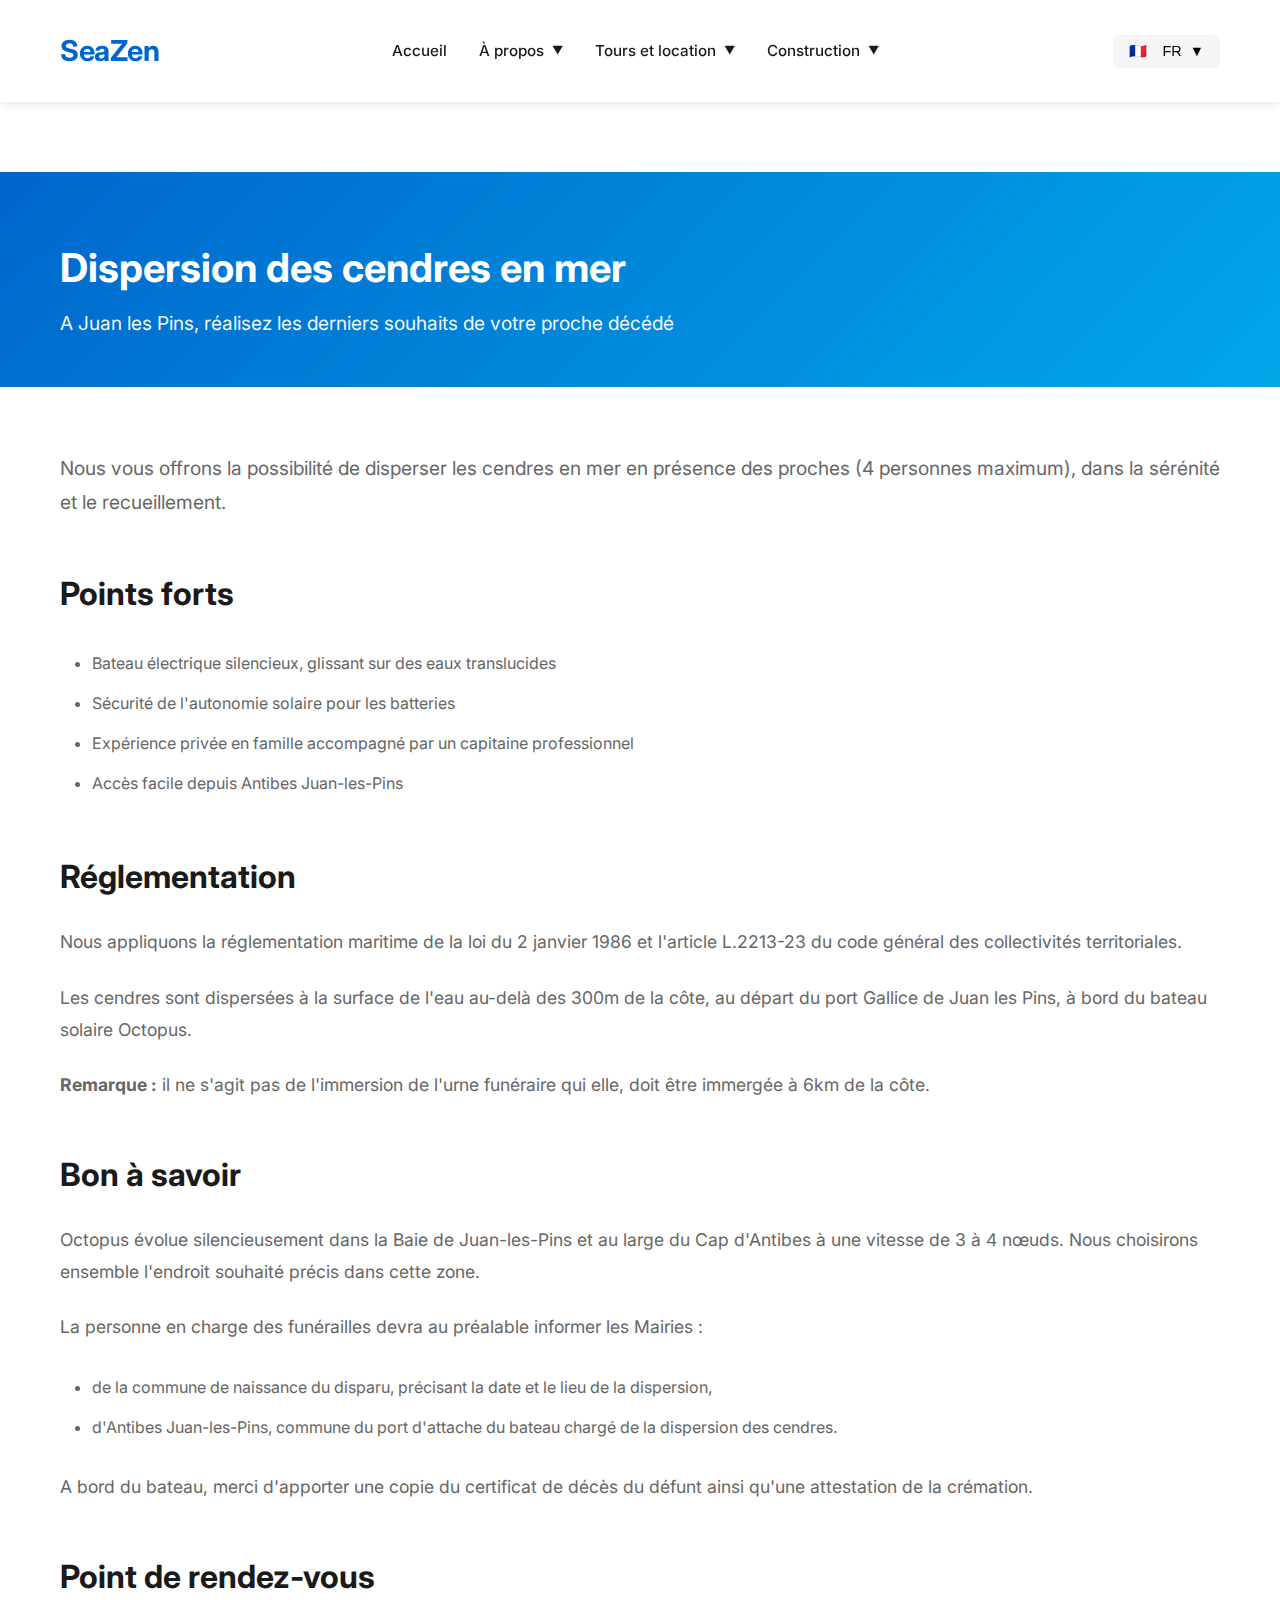
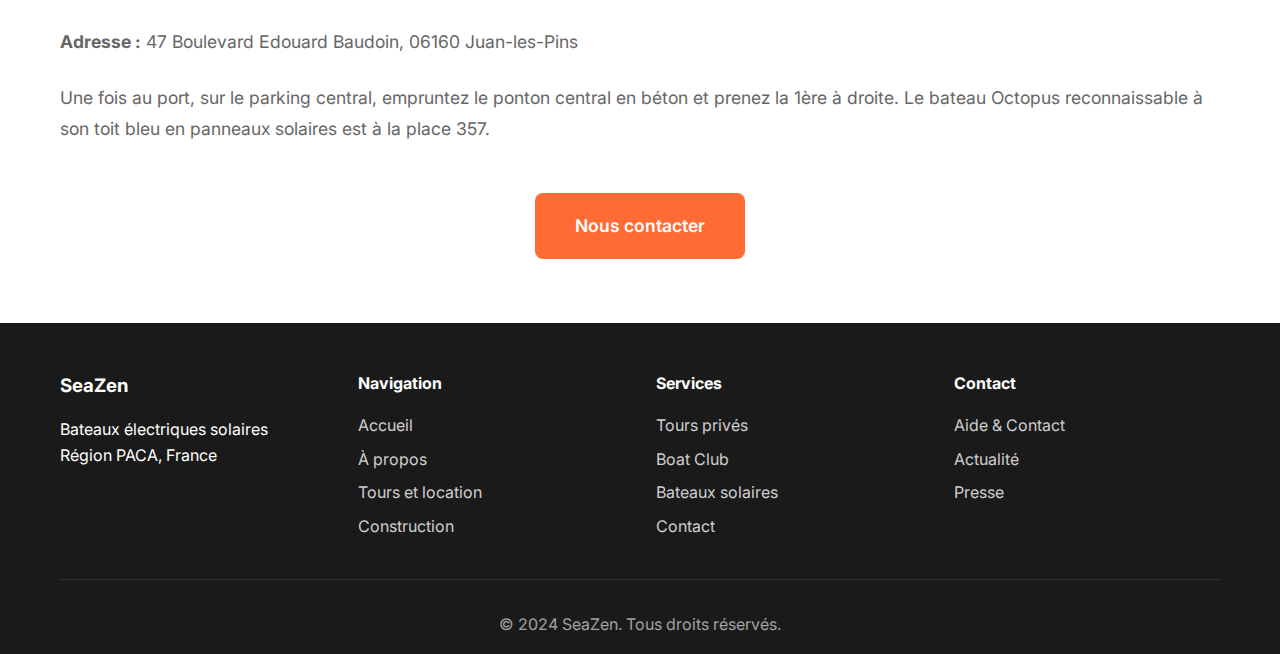
<file: dispersion-cendres.html>
<!DOCTYPE html>
<html lang="fr">
<head>
    <meta charset="UTF-8">
    <meta name="viewport" content="width=device-width, initial-scale=1.0">
    <title>Dispersion des Cendres - SeaZen</title>
    <meta name="description" content="Service de dispersion des cendres en mer. Cérémonie respectueuse et discrète à bord de nos bateaux solaires en Méditerranée.">
    <link rel="stylesheet" href="css/style.css">
    <link rel="preconnect" href="https://fonts.googleapis.com">
    <link rel="preconnect" href="https://fonts.gstatic.com" crossorigin>
    <link href="https://fonts.googleapis.com/css2?family=Inter:wght@300;400;500;600;700&display=swap" rel="stylesheet">
</head>
<body>
    <!-- Header -->
    <header class="header" id="header">
        <div class="container">
            <div class="header-content">
                <a href="index.html" class="logo">
                    <h1>SeaZen</h1>
                </a>
                
                <nav class="nav" id="nav">
                    <ul class="nav-list">
                        <li><a href="index.html" class="nav-link">Accueil</a></li>
                        
                        <li class="nav-dropdown">
                            <a href="#" class="nav-link">À propos <span class="arrow">▼</span></a>
                            <ul class="dropdown-menu">
                                <li><a href="qui-sommes-nous.html">Qui sommes-nous ?</a></li>
                                <li><a href="media.html">TV, radio, presse</a></li>
                                <li><a href="actualite.html">Actualité</a></li>
                                <li><a href="contact.html">Aide & contact</a></li>
                            </ul>
                        </li>
                        
                        <li class="nav-dropdown">
                            <a href="#" class="nav-link">Tours et location <span class="arrow">▼</span></a>
                            <ul class="dropdown-menu">
                                <li class="dropdown-section">
                                    <span class="dropdown-title">Tours privés</span>
                                    <ul>
                                        <li><a href="tours-monaco-nice.html">Entre Monaco et Nice</a></li>
                                        <li><a href="tours-antibes-cannes.html">Entre Antibes et Cannes</a></li>
                                    </ul>
                                </li>
                                <li class="dropdown-divider"></li>
                                <li><a href="boat-club.html">Location Boat Club</a></li>
                                <li><a href="dispersion-cendres.html">Dispersion des Cendres</a></li>
                            </ul>
                        </li>
                        
                        <li class="nav-dropdown">
                            <a href="#" class="nav-link">Construction <span class="arrow">▼</span></a>
                            <ul class="dropdown-menu">
                                <li class="dropdown-section">
                                    <span class="dropdown-title">Bateaux solaires</span>
                                    <ul>
                                        <li><a href="bateaux-sre23.html">SEAZEN SRE 23</a></li>
                                    </ul>
                                </li>
                                <li class="dropdown-divider"></li>
                                <li class="dropdown-section">
                                    <span class="dropdown-title">Accompagnement</span>
                                    <ul>
                                        <li><a href="accompagnement-utilisation.html">Utilisation</a></li>
                                        <li><a href="accompagnement-partenariat.html">Partenariat</a></li>
                                        <li><a href="accompagnement-retrofit.html">Retrofit</a></li>
                                        <li><a href="accompagnement-strategie.html">Stratégie</a></li>
                                    </ul>
                                </li>
                            </ul>
                        </li>
                    </ul>
                </nav>
                
                <div class="header-actions">
                    <div class="language-selector">
                        <button class="lang-btn" id="langBtn">
                            <span class="lang-flag">🇫🇷</span>
                            <span class="lang-code">FR</span>
                            <span class="arrow">▼</span>
                        </button>
                        <ul class="lang-dropdown" id="langDropdown">
                            <li><a href="#" data-lang="fr" class="lang-option active">🇫🇷 Français</a></li>
                            <li><a href="#" data-lang="en" class="lang-option">🇬🇧 English</a></li>
                            <li><a href="#" data-lang="es" class="lang-option">🇪🇸 Español</a></li>
                            <li><a href="#" data-lang="it" class="lang-option">🇮🇹 Italiano</a></li>
                        </ul>
                    </div>
                    <button class="mobile-menu-toggle" id="mobileMenuToggle">
                        <span></span>
                        <span></span>
                        <span></span>
                    </button>
                </div>
            </div>
        </div>
    </header>

    <!-- Page Header -->
    <section class="page-header">
        <div class="container">
            <h1>Dispersion des cendres en mer</h1>
            <p>A Juan les Pins, réalisez les derniers souhaits de votre proche décédé</p>
        </div>
    </section>

    <!-- Page Content -->
    <section class="page-content">
        <div class="container">
            <div class="content-section">
                <p style="font-size: 1.2rem; margin-bottom: 2rem;">Nous vous offrons la possibilité de disperser les cendres en mer en présence des proches (4 personnes maximum), dans la sérénité et le recueillement.</p>
            </div>

            <div class="content-section">
                <h2>Points forts</h2>
                <ul style="margin-left: 2rem; line-height: 2.5; color: var(--gray);">
                    <li>Bateau électrique silencieux, glissant sur des eaux translucides</li>
                    <li>Sécurité de l'autonomie solaire pour les batteries</li>
                    <li>Expérience privée en famille accompagné par un capitaine professionnel</li>
                    <li>Accès facile depuis Antibes Juan-les-Pins</li>
                </ul>
            </div>

            <div class="content-section">
                <h2>Réglementation</h2>
                <p style="color: var(--gray); margin-bottom: 1.5rem;">Nous appliquons la réglementation maritime de la loi du 2 janvier 1986 et l'article L.2213-23 du code général des collectivités territoriales.</p>
                <p style="color: var(--gray); margin-bottom: 1.5rem;">Les cendres sont dispersées à la surface de l'eau au-delà des 300m de la côte, au départ du port Gallice de Juan les Pins, à bord du bateau solaire Octopus.</p>
                <p style="color: var(--gray);"><strong>Remarque :</strong> il ne s'agit pas de l'immersion de l'urne funéraire qui elle, doit être immergée à 6km de la côte.</p>
            </div>

            <div class="content-section">
                <h2>Bon à savoir</h2>
                <p style="color: var(--gray); margin-bottom: 1.5rem;">Octopus évolue silencieusement dans la Baie de Juan-les-Pins et au large du Cap d'Antibes à une vitesse de 3 à 4 nœuds. Nous choisirons ensemble l'endroit souhaité précis dans cette zone.</p>
                <p style="color: var(--gray); margin-bottom: 1.5rem;">La personne en charge des funérailles devra au préalable informer les Mairies :</p>
                <ul style="margin-left: 2rem; line-height: 2.5; color: var(--gray);">
                    <li>de la commune de naissance du disparu, précisant la date et le lieu de la dispersion,</li>
                    <li>d'Antibes Juan-les-Pins, commune du port d'attache du bateau chargé de la dispersion des cendres.</li>
                </ul>
                <p style="color: var(--gray); margin-top: 1.5rem;">A bord du bateau, merci d'apporter une copie du certificat de décès du défunt ainsi qu'une attestation de la crémation.</p>
            </div>

            <div class="content-section">
                <h2>Point de rendez-vous</h2>
                <p style="color: var(--gray); margin-bottom: 1.5rem;"><strong>Adresse :</strong> 47 Boulevard Edouard Baudoin, 06160 Juan-les-Pins</p>
                <p style="color: var(--gray);">Une fois au port, sur le parking central, empruntez le ponton central en béton et prenez la 1ère à droite. Le bateau Octopus reconnaissable à son toit bleu en panneaux solaires est à la place 357.</p>
            </div>

            <div style="text-align: center; margin-top: 3rem;">
                <a href="contact.html" class="btn btn-primary btn-large">Nous contacter</a>
            </div>
        </div>
    </section>

    <!-- Footer -->
    <footer class="footer">
        <div class="container">
            <div class="footer-content">
                <div class="footer-section">
                    <h3>SeaZen</h3>
                    <p>Bateaux électriques solaires<br>Région PACA, France</p>
                </div>
                <div class="footer-section">
                    <h4>Navigation</h4>
                    <ul>
                        <li><a href="index.html">Accueil</a></li>
                        <li><a href="qui-sommes-nous.html">À propos</a></li>
                        <li><a href="tours-monaco-nice.html">Tours et location</a></li>
                        <li><a href="bateaux-sre23.html">Construction</a></li>
                    </ul>
                </div>
                <div class="footer-section">
                    <h4>Services</h4>
                    <ul>
                        <li><a href="tours-monaco-nice.html">Tours privés</a></li>
                        <li><a href="boat-club.html">Boat Club</a></li>
                        <li><a href="bateaux-sre23.html">Bateaux solaires</a></li>
                        <li><a href="contact.html">Contact</a></li>
                    </ul>
                </div>
                <div class="footer-section">
                    <h4>Contact</h4>
                    <ul>
                        <li><a href="contact.html">Aide & Contact</a></li>
                        <li><a href="actualite.html">Actualité</a></li>
                        <li><a href="media.html">Presse</a></li>
                    </ul>
                </div>
            </div>
            <div class="footer-bottom">
                <p>&copy; 2024 SeaZen. Tous droits réservés.</p>
            </div>
        </div>
    </footer>

    <script src="js/main.js"></script>
</body>
</html>
</file>
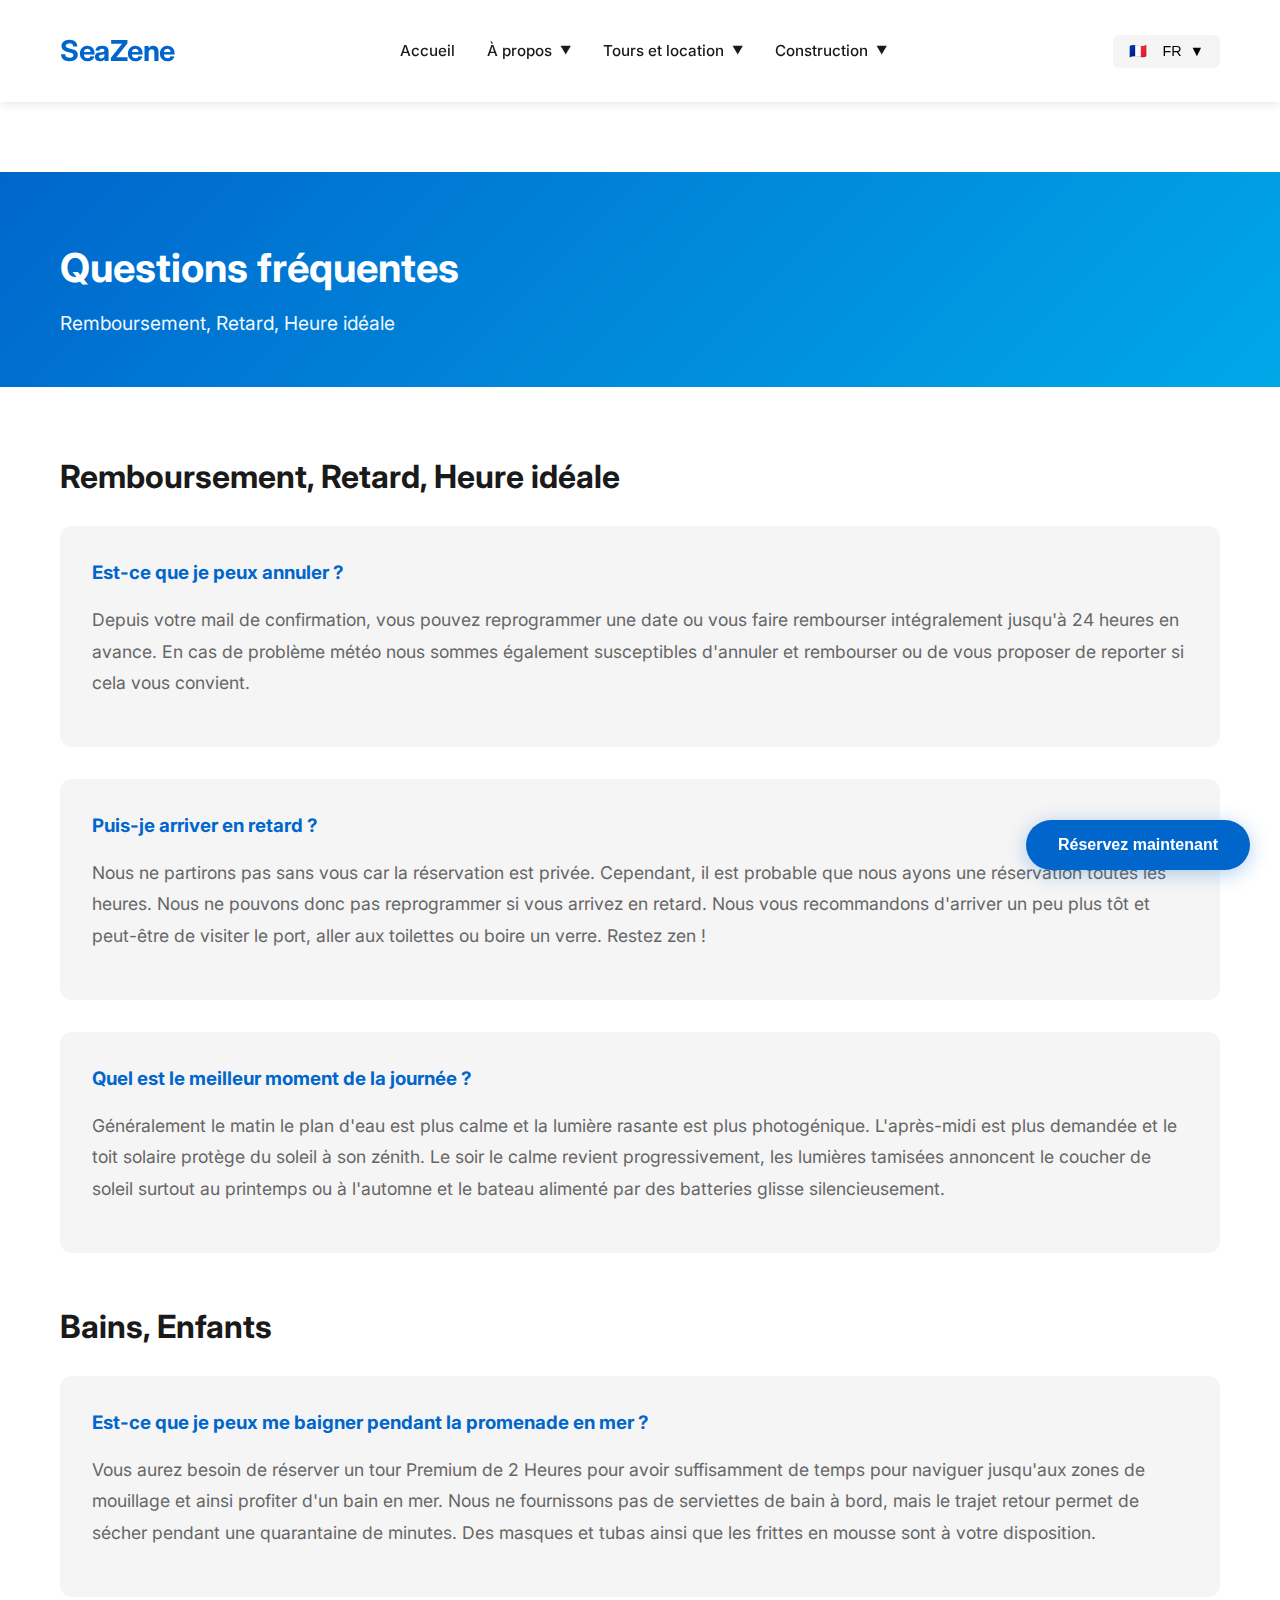
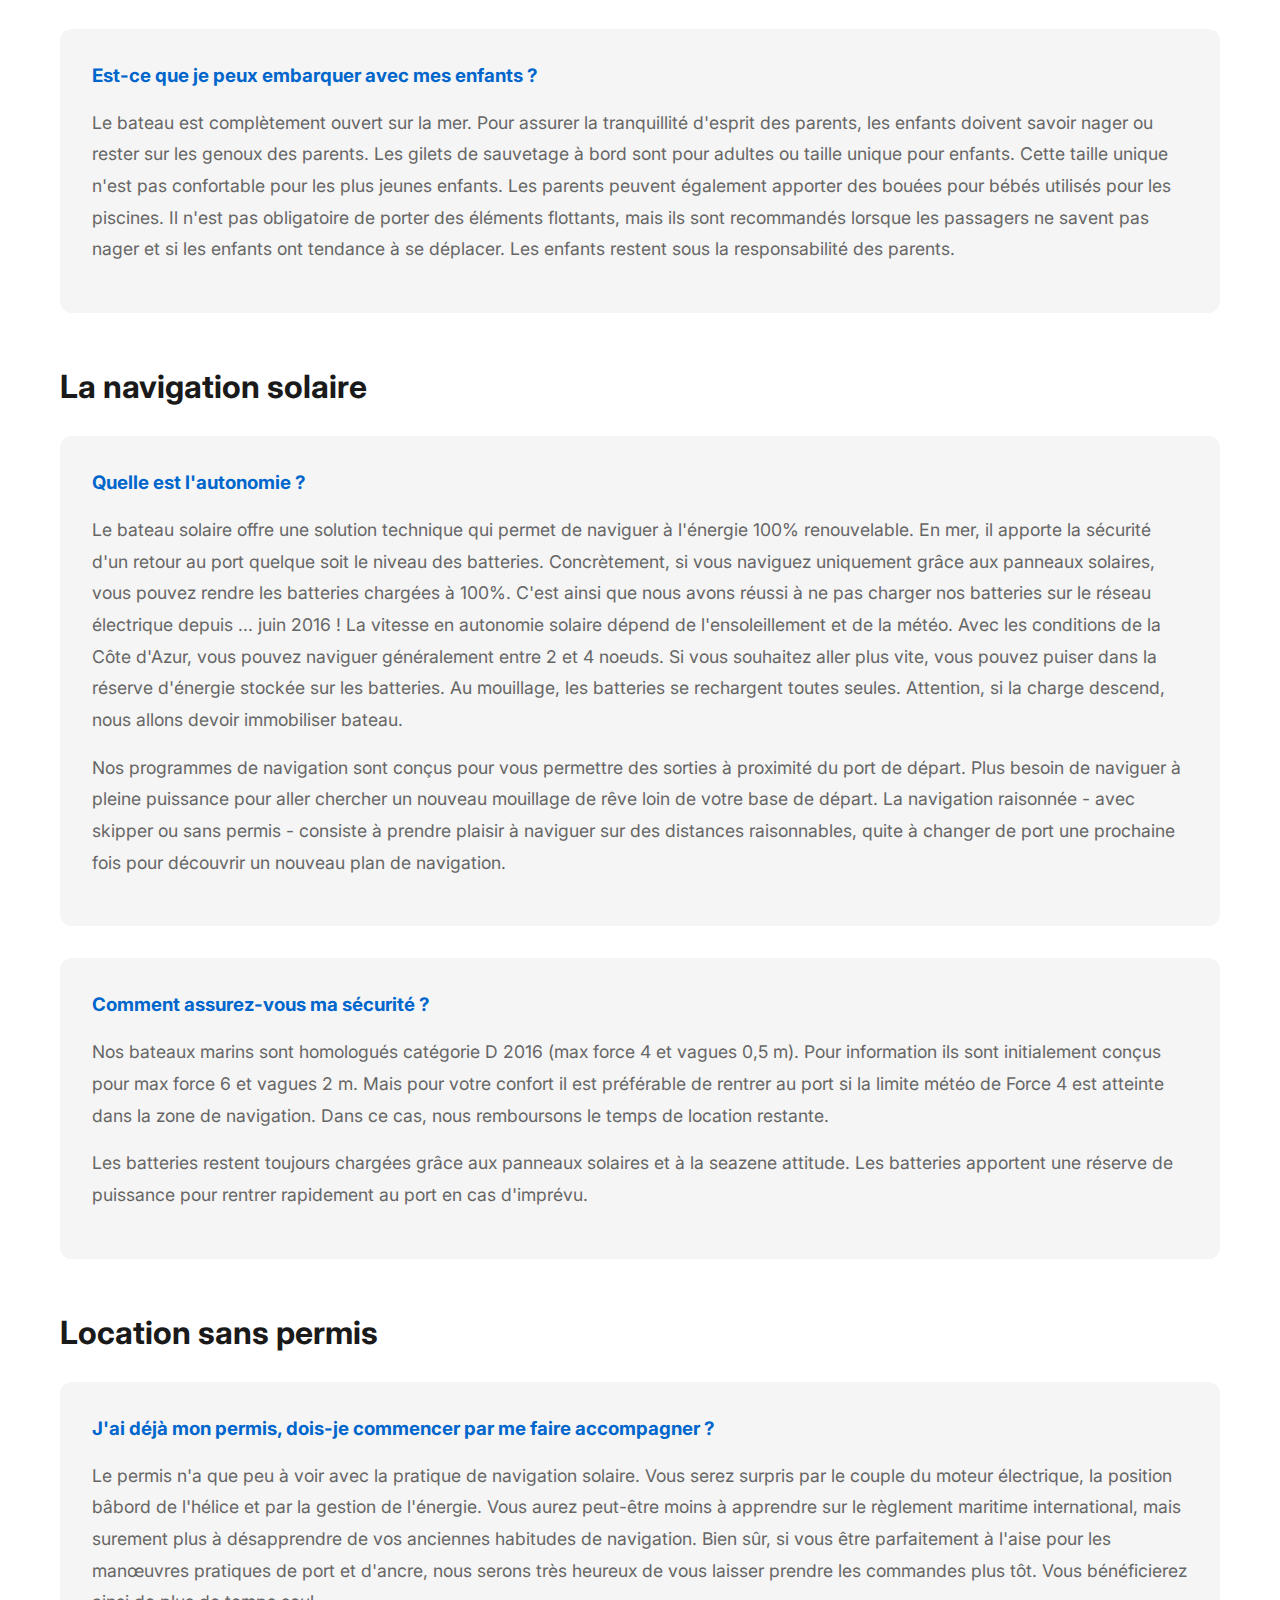
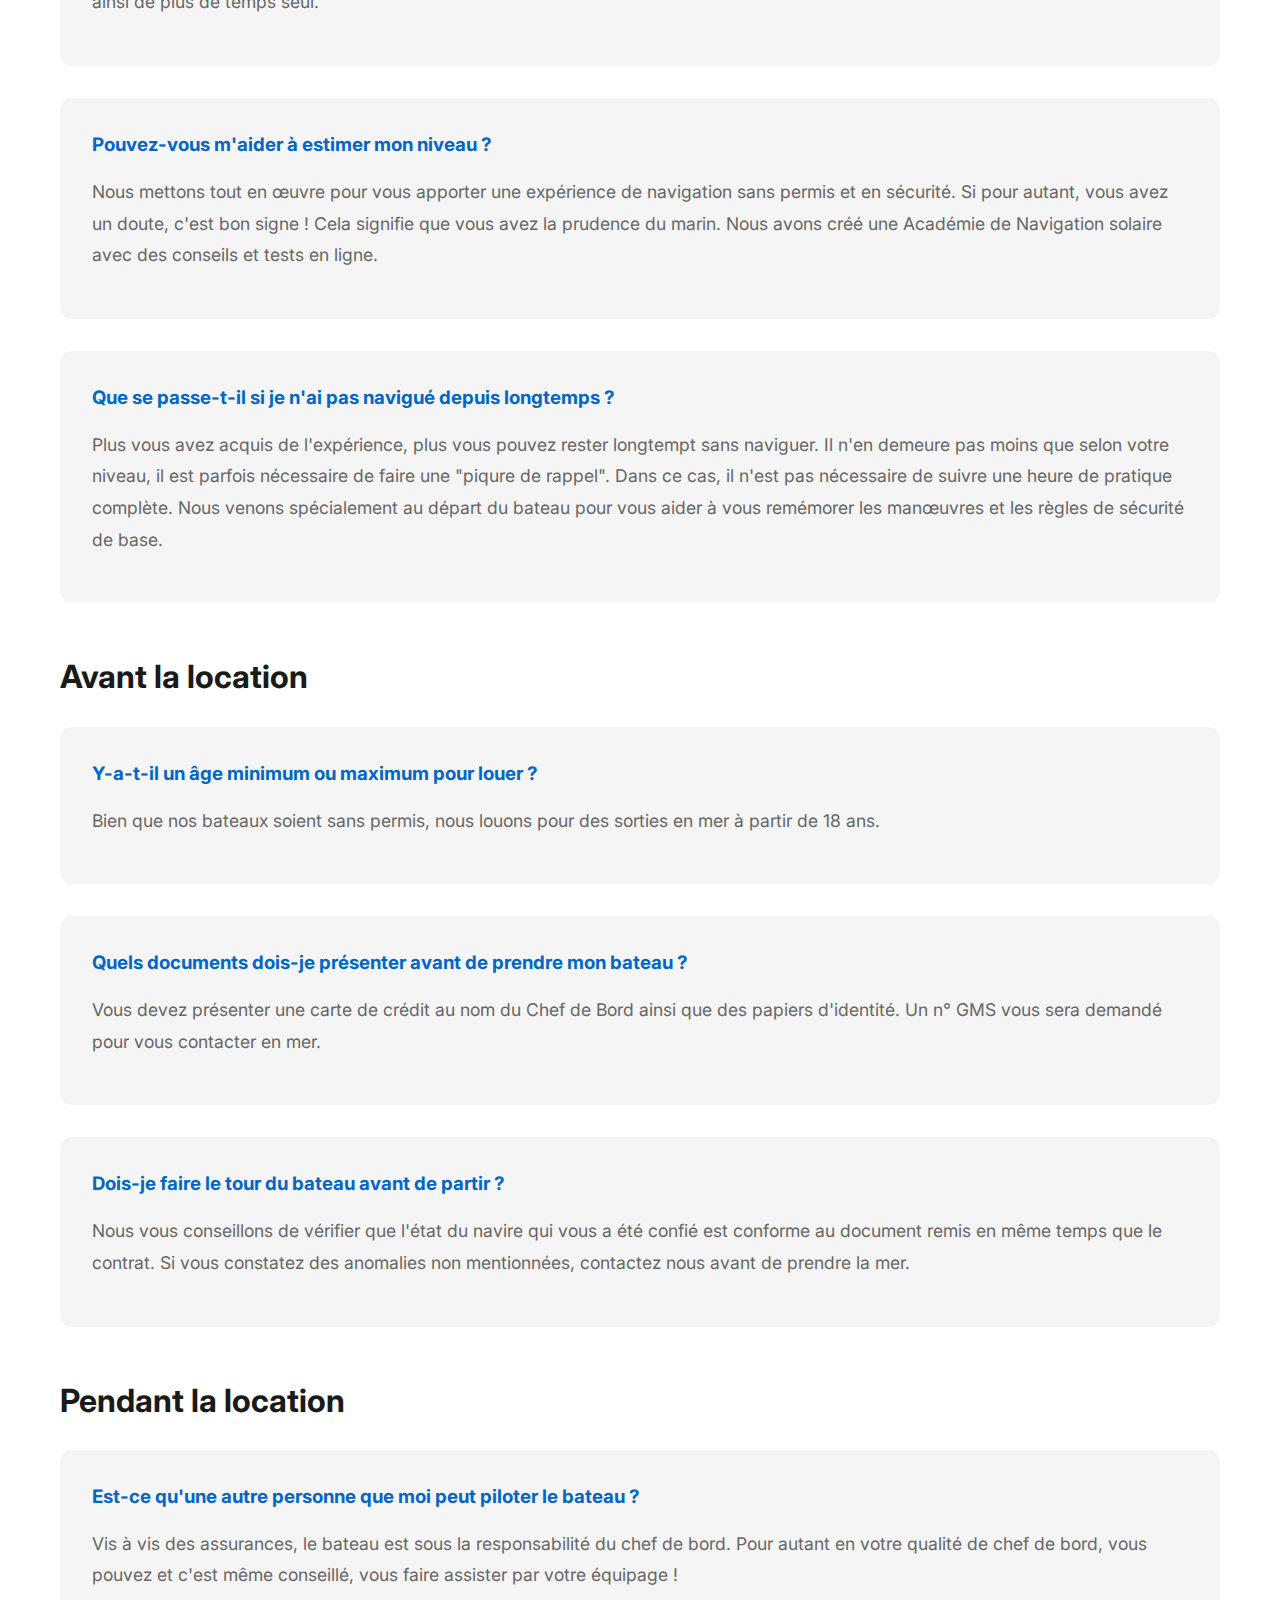
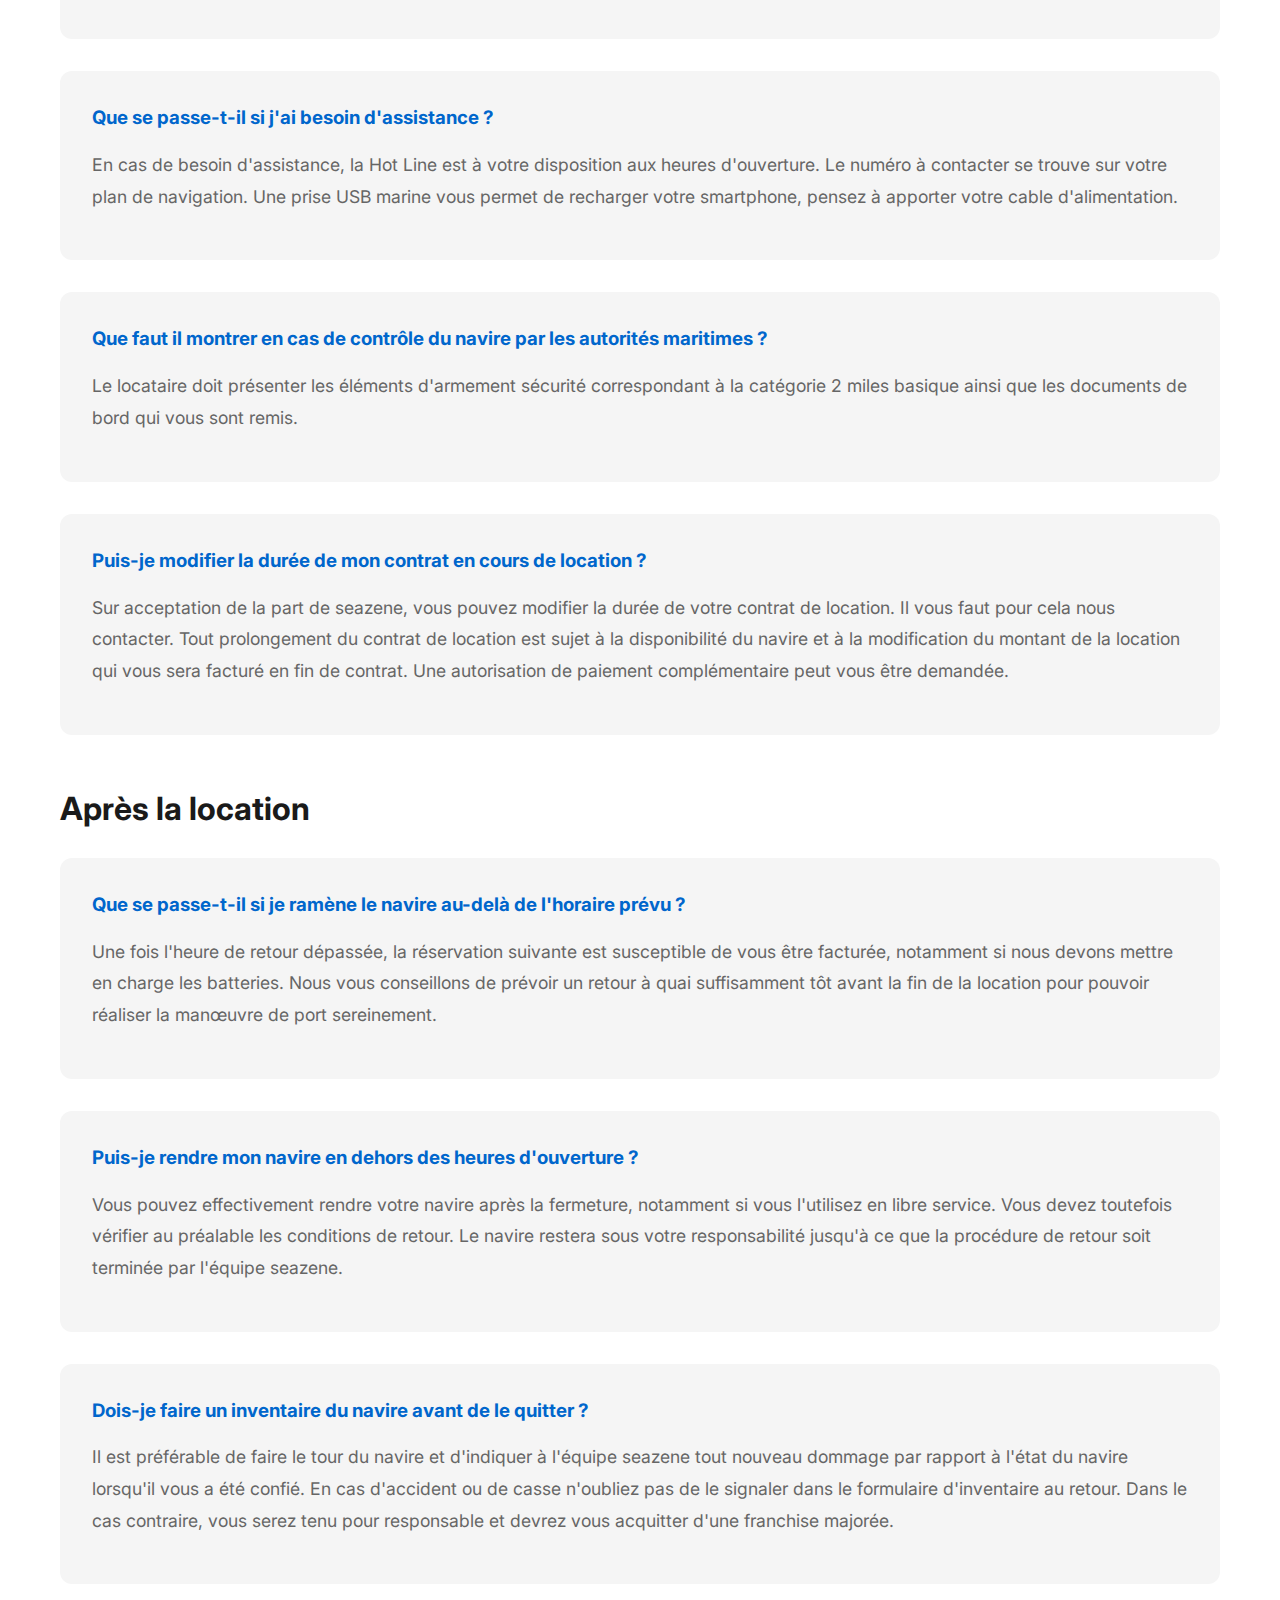
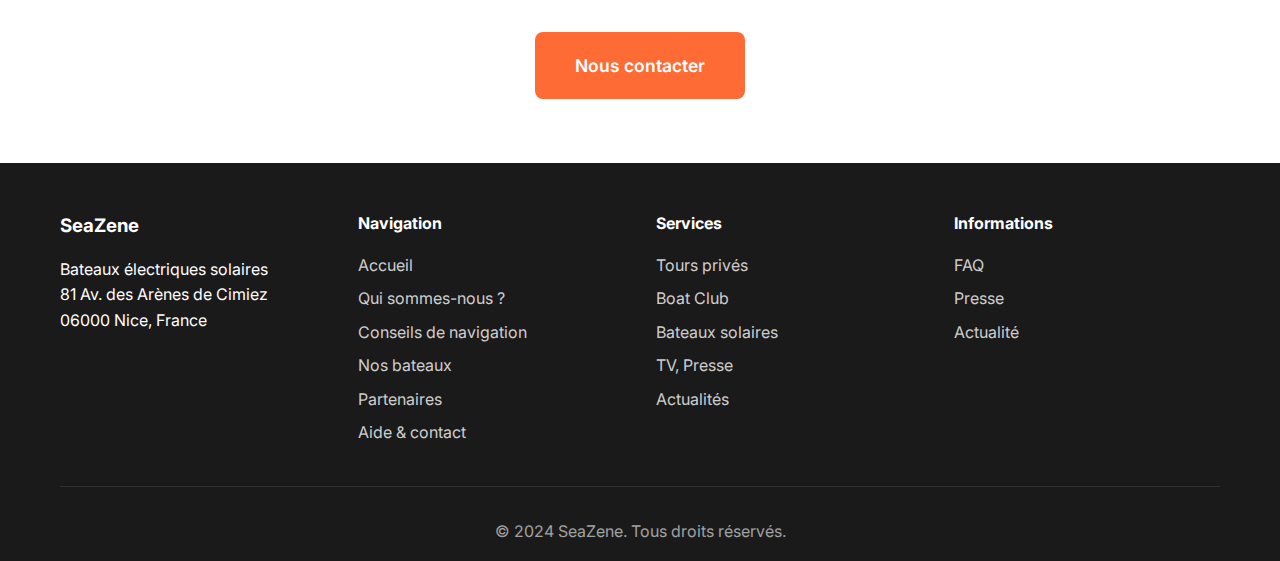
<file: faq.html>
<!DOCTYPE html>
<html lang="fr">
<head>
    <meta charset="UTF-8">
    <meta name="viewport" content="width=device-width, initial-scale=1.0">
    <title>Questions Fréquentes - SeaZene</title>
    <meta name="description" content="Réponses aux questions les plus fréquentes sur SeaZene, nos bateaux solaires, les réservations et la location.">
    <link rel="stylesheet" href="css/style.css">
    <link rel="preconnect" href="https://fonts.googleapis.com">
    <link rel="preconnect" href="https://fonts.gstatic.com" crossorigin>
    <link href="https://fonts.googleapis.com/css2?family=Inter:wght@300;400;500;600;700&display=swap" rel="stylesheet">
</head>
<body>
    <!-- Header (similaire aux autres pages) -->
    <header class="header" id="header">
        <div class="container">
            <div class="header-content">
                <a href="index.html" class="logo">
                    <h1>SeaZene</h1>
                </a>
                <nav class="nav" id="nav">
                    <ul class="nav-list">
                        <li><a href="index.html" class="nav-link">Accueil</a></li>
                        <li class="nav-dropdown">
                            <a href="#" class="nav-link">À propos <span class="arrow">▼</span></a>
                            <ul class="dropdown-menu">
                                <li><a href="qui-sommes-nous.html">Qui sommes-nous ?</a></li>
                                <li><a href="media.html">TV, radio, presse</a></li>
                                <li><a href="actualite.html">Actualité</a></li>
                                <li><a href="contact.html">Aide & contact</a></li>
                            </ul>
                        </li>
                        <li class="nav-dropdown">
                            <a href="#" class="nav-link">Tours et location <span class="arrow">▼</span></a>
                            <ul class="dropdown-menu">
                                <li class="dropdown-section">
                                    <span class="dropdown-title">Tours privés</span>
                                    <ul>
                                        <li><a href="tours-monaco-nice.html">Entre Monaco et Nice</a></li>
                                        <li><a href="tours-antibes-cannes.html">Entre Antibes et Cannes</a></li>
                                    </ul>
                                </li>
                                <li class="dropdown-divider"></li>
                                <li><a href="boat-club.html">Location Boat Club</a></li>
                                <li><a href="dispersion-cendres.html">Dispersion des Cendres</a></li>
                            </ul>
                        </li>
                        <li class="nav-dropdown">
                            <a href="#" class="nav-link">Construction <span class="arrow">▼</span></a>
                            <ul class="dropdown-menu">
                                <li class="dropdown-section">
                                    <span class="dropdown-title">Bateaux solaires</span>
                                    <ul>
                                        <li><a href="bateaux-sre23.html">SEAZENE SRE 23</a></li>
                                    </ul>
                                </li>
                                <li class="dropdown-divider"></li>
                                <li class="dropdown-section">
                                    <span class="dropdown-title">Accompagnement</span>
                                    <ul>
                                        <li><a href="accompagnement-utilisation.html">Utilisation</a></li>
                                        <li><a href="accompagnement-partenariat.html">Partenariat</a></li>
                                        <li><a href="accompagnement-retrofit.html">Retrofit</a></li>
                                        <li><a href="accompagnement-strategie.html">Stratégie</a></li>
                                    </ul>
                                </li>
                            </ul>
                        </li>
                    </ul>
                </nav>
                <div class="header-actions">
                    <div class="language-selector">
                        <button class="lang-btn" id="langBtn">
                            <span class="lang-flag">🇫🇷</span>
                            <span class="lang-code">FR</span>
                            <span class="arrow">▼</span>
                        </button>
                        <ul class="lang-dropdown" id="langDropdown">
                            <li><a href="#" data-lang="fr" class="lang-option active">🇫🇷 Français</a></li>
                            <li><a href="#" data-lang="en" class="lang-option">🇬🇧 English</a></li>
                            <li><a href="#" data-lang="es" class="lang-option">🇪🇸 Español</a></li>
                            <li><a href="#" data-lang="it" class="lang-option">🇮🇹 Italiano</a></li>
                        </ul>
                    </div>
                    <button class="mobile-menu-toggle" id="mobileMenuToggle">
                        <span></span>
                        <span></span>
                        <span></span>
                    </button>
                </div>
            </div>
        </div>
    </header>

    <!-- Page Header -->
    <section class="page-header">
        <div class="container">
            <h1>Questions fréquentes</h1>
            <p>Remboursement, Retard, Heure idéale</p>
        </div>
    </section>

    <!-- Page Content -->
    <section class="page-content">
        <div class="container">
            <div class="content-section">
                <h2>Remboursement, Retard, Heure idéale</h2>
                
                <div style="background: var(--light-gray); padding: 2rem; border-radius: 12px; margin-bottom: 2rem;">
                    <h3 style="margin-bottom: 1rem; color: var(--primary-color);">Est-ce que je peux annuler ?</h3>
                    <p style="color: var(--gray);">Depuis votre mail de confirmation, vous pouvez reprogrammer une date ou vous faire rembourser intégralement jusqu'à 24 heures en avance. En cas de problème météo nous sommes également susceptibles d'annuler et rembourser ou de vous proposer de reporter si cela vous convient.</p>
                </div>

                <div style="background: var(--light-gray); padding: 2rem; border-radius: 12px; margin-bottom: 2rem;">
                    <h3 style="margin-bottom: 1rem; color: var(--primary-color);">Puis-je arriver en retard ?</h3>
                    <p style="color: var(--gray);">Nous ne partirons pas sans vous car la réservation est privée. Cependant, il est probable que nous ayons une réservation toutes les heures. Nous ne pouvons donc pas reprogrammer si vous arrivez en retard. Nous vous recommandons d'arriver un peu plus tôt et peut-être de visiter le port, aller aux toilettes ou boire un verre. Restez zen !</p>
                </div>

                <div style="background: var(--light-gray); padding: 2rem; border-radius: 12px; margin-bottom: 2rem;">
                    <h3 style="margin-bottom: 1rem; color: var(--primary-color);">Quel est le meilleur moment de la journée ?</h3>
                    <p style="color: var(--gray);">Généralement le matin le plan d'eau est plus calme et la lumière rasante est plus photogénique. L'après-midi est plus demandée et le toit solaire protège du soleil à son zénith. Le soir le calme revient progressivement, les lumières tamisées annoncent le coucher de soleil surtout au printemps ou à l'automne et le bateau alimenté par des batteries glisse silencieusement.</p>
                </div>
            </div>

            <div class="content-section">
                <h2>Bains, Enfants</h2>
                
                <div style="background: var(--light-gray); padding: 2rem; border-radius: 12px; margin-bottom: 2rem;">
                    <h3 style="margin-bottom: 1rem; color: var(--primary-color);">Est-ce que je peux me baigner pendant la promenade en mer ?</h3>
                    <p style="color: var(--gray);">Vous aurez besoin de réserver un tour Premium de 2 Heures pour avoir suffisamment de temps pour naviguer jusqu'aux zones de mouillage et ainsi profiter d'un bain en mer. Nous ne fournissons pas de serviettes de bain à bord, mais le trajet retour permet de sécher pendant une quarantaine de minutes. Des masques et tubas ainsi que les frittes en mousse sont à votre disposition.</p>
                </div>

                <div style="background: var(--light-gray); padding: 2rem; border-radius: 12px; margin-bottom: 2rem;">
                    <h3 style="margin-bottom: 1rem; color: var(--primary-color);">Est-ce que je peux embarquer avec mes enfants ?</h3>
                    <p style="color: var(--gray);">Le bateau est complètement ouvert sur la mer. Pour assurer la tranquillité d'esprit des parents, les enfants doivent savoir nager ou rester sur les genoux des parents. Les gilets de sauvetage à bord sont pour adultes ou taille unique pour enfants. Cette taille unique n'est pas confortable pour les plus jeunes enfants. Les parents peuvent également apporter des bouées pour bébés utilisés pour les piscines. Il n'est pas obligatoire de porter des éléments flottants, mais ils sont recommandés lorsque les passagers ne savent pas nager et si les enfants ont tendance à se déplacer. Les enfants restent sous la responsabilité des parents.</p>
                </div>
            </div>

            <div class="content-section">
                <h2>La navigation solaire</h2>
                
                <div style="background: var(--light-gray); padding: 2rem; border-radius: 12px; margin-bottom: 2rem;">
                    <h3 style="margin-bottom: 1rem; color: var(--primary-color);">Quelle est l'autonomie ?</h3>
                    <p style="color: var(--gray); margin-bottom: 1rem;">Le bateau solaire offre une solution technique qui permet de naviguer à l'énergie 100% renouvelable. En mer, il apporte la sécurité d'un retour au port quelque soit le niveau des batteries. Concrètement, si vous naviguez uniquement grâce aux panneaux solaires, vous pouvez rendre les batteries chargées à 100%. C'est ainsi que nous avons réussi à ne pas charger nos batteries sur le réseau électrique depuis ... juin 2016 ! La vitesse en autonomie solaire dépend de l'ensoleillement et de la météo. Avec les conditions de la Côte d'Azur, vous pouvez naviguer généralement entre 2 et 4 noeuds. Si vous souhaitez aller plus vite, vous pouvez puiser dans la réserve d'énergie stockée sur les batteries. Au mouillage, les batteries se rechargent toutes seules. Attention, si la charge descend, nous allons devoir immobiliser bateau.</p>
                    <p style="color: var(--gray);">Nos programmes de navigation sont conçus pour vous permettre des sorties à proximité du port de départ. Plus besoin de naviguer à pleine puissance pour aller chercher un nouveau mouillage de rêve loin de votre base de départ. La navigation raisonnée - avec skipper ou sans permis - consiste à prendre plaisir à naviguer sur des distances raisonnables, quite à changer de port une prochaine fois pour découvrir un nouveau plan de navigation.</p>
                </div>

                <div style="background: var(--light-gray); padding: 2rem; border-radius: 12px; margin-bottom: 2rem;">
                    <h3 style="margin-bottom: 1rem; color: var(--primary-color);">Comment assurez-vous ma sécurité ?</h3>
                    <p style="color: var(--gray); margin-bottom: 1rem;">Nos bateaux marins sont homologués catégorie D 2016 (max force 4 et vagues 0,5 m). Pour information ils sont initialement conçus pour max force 6 et vagues 2 m. Mais pour votre confort il est préférable de rentrer au port si la limite météo de Force 4 est atteinte dans la zone de navigation. Dans ce cas, nous remboursons le temps de location restante.</p>
                    <p style="color: var(--gray);">Les batteries restent toujours chargées grâce aux panneaux solaires et à la seazene attitude. Les batteries apportent une réserve de puissance pour rentrer rapidement au port en cas d'imprévu.</p>
                </div>
            </div>

            <div class="content-section">
                <h2>Location sans permis</h2>
                
                <div style="background: var(--light-gray); padding: 2rem; border-radius: 12px; margin-bottom: 2rem;">
                    <h3 style="margin-bottom: 1rem; color: var(--primary-color);">J'ai déjà mon permis, dois-je commencer par me faire accompagner ?</h3>
                    <p style="color: var(--gray);">Le permis n'a que peu à voir avec la pratique de navigation solaire. Vous serez surpris par le couple du moteur électrique, la position bâbord de l'hélice et par la gestion de l'énergie. Vous aurez peut-être moins à apprendre sur le règlement maritime international, mais surement plus à désapprendre de vos anciennes habitudes de navigation. Bien sûr, si vous être parfaitement à l'aise pour les manœuvres pratiques de port et d'ancre, nous serons très heureux de vous laisser prendre les commandes plus tôt. Vous bénéficierez ainsi de plus de temps seul.</p>
                </div>

                <div style="background: var(--light-gray); padding: 2rem; border-radius: 12px; margin-bottom: 2rem;">
                    <h3 style="margin-bottom: 1rem; color: var(--primary-color);">Pouvez-vous m'aider à estimer mon niveau ?</h3>
                    <p style="color: var(--gray);">Nous mettons tout en œuvre pour vous apporter une expérience de navigation sans permis et en sécurité. Si pour autant, vous avez un doute, c'est bon signe ! Cela signifie que vous avez la prudence du marin. Nous avons créé une Académie de Navigation solaire avec des conseils et tests en ligne.</p>
                </div>

                <div style="background: var(--light-gray); padding: 2rem; border-radius: 12px; margin-bottom: 2rem;">
                    <h3 style="margin-bottom: 1rem; color: var(--primary-color);">Que se passe-t-il si je n'ai pas navigué depuis longtemps ?</h3>
                    <p style="color: var(--gray);">Plus vous avez acquis de l'expérience, plus vous pouvez rester longtempt sans naviguer. Il n'en demeure pas moins que selon votre niveau, il est parfois nécessaire de faire une "piqure de rappel". Dans ce cas, il n'est pas nécessaire de suivre une heure de pratique complète. Nous venons spécialement au départ du bateau pour vous aider à vous remémorer les manœuvres et les règles de sécurité de base.</p>
                </div>
            </div>

            <div class="content-section">
                <h2>Avant la location</h2>
                
                <div style="background: var(--light-gray); padding: 2rem; border-radius: 12px; margin-bottom: 2rem;">
                    <h3 style="margin-bottom: 1rem; color: var(--primary-color);">Y-a-t-il un âge minimum ou maximum pour louer ?</h3>
                    <p style="color: var(--gray);">Bien que nos bateaux soient sans permis, nous louons pour des sorties en mer à partir de 18 ans.</p>
                </div>

                <div style="background: var(--light-gray); padding: 2rem; border-radius: 12px; margin-bottom: 2rem;">
                    <h3 style="margin-bottom: 1rem; color: var(--primary-color);">Quels documents dois-je présenter avant de prendre mon bateau ?</h3>
                    <p style="color: var(--gray);">Vous devez présenter une carte de crédit au nom du Chef de Bord ainsi que des papiers d'identité. Un n° GMS vous sera demandé pour vous contacter en mer.</p>
                </div>

                <div style="background: var(--light-gray); padding: 2rem; border-radius: 12px; margin-bottom: 2rem;">
                    <h3 style="margin-bottom: 1rem; color: var(--primary-color);">Dois-je faire le tour du bateau avant de partir ?</h3>
                    <p style="color: var(--gray);">Nous vous conseillons de vérifier que l'état du navire qui vous a été confié est conforme au document remis en même temps que le contrat. Si vous constatez des anomalies non mentionnées, contactez nous avant de prendre la mer.</p>
                </div>
            </div>

            <div class="content-section">
                <h2>Pendant la location</h2>
                
                <div style="background: var(--light-gray); padding: 2rem; border-radius: 12px; margin-bottom: 2rem;">
                    <h3 style="margin-bottom: 1rem; color: var(--primary-color);">Est-ce qu'une autre personne que moi peut piloter le bateau ?</h3>
                    <p style="color: var(--gray);">Vis à vis des assurances, le bateau est sous la responsabilité du chef de bord. Pour autant en votre qualité de chef de bord, vous pouvez et c'est même conseillé, vous faire assister par votre équipage !</p>
                </div>

                <div style="background: var(--light-gray); padding: 2rem; border-radius: 12px; margin-bottom: 2rem;">
                    <h3 style="margin-bottom: 1rem; color: var(--primary-color);">Que se passe-t-il si j'ai besoin d'assistance ?</h3>
                    <p style="color: var(--gray);">En cas de besoin d'assistance, la Hot Line est à votre disposition aux heures d'ouverture. Le numéro à contacter se trouve sur votre plan de navigation. Une prise USB marine vous permet de recharger votre smartphone, pensez à apporter votre cable d'alimentation.</p>
                </div>

                <div style="background: var(--light-gray); padding: 2rem; border-radius: 12px; margin-bottom: 2rem;">
                    <h3 style="margin-bottom: 1rem; color: var(--primary-color);">Que faut il montrer en cas de contrôle du navire par les autorités maritimes ?</h3>
                    <p style="color: var(--gray);">Le locataire doit présenter les éléments d'armement sécurité correspondant à la catégorie 2 miles basique ainsi que les documents de bord qui vous sont remis.</p>
                </div>

                <div style="background: var(--light-gray); padding: 2rem; border-radius: 12px; margin-bottom: 2rem;">
                    <h3 style="margin-bottom: 1rem; color: var(--primary-color);">Puis-je modifier la durée de mon contrat en cours de location ?</h3>
                    <p style="color: var(--gray);">Sur acceptation de la part de seazene, vous pouvez modifier la durée de votre contrat de location. Il vous faut pour cela nous contacter. Tout prolongement du contrat de location est sujet à la disponibilité du navire et à la modification du montant de la location qui vous sera facturé en fin de contrat. Une autorisation de paiement complémentaire peut vous être demandée.</p>
                </div>
            </div>

            <div class="content-section">
                <h2>Après la location</h2>
                
                <div style="background: var(--light-gray); padding: 2rem; border-radius: 12px; margin-bottom: 2rem;">
                    <h3 style="margin-bottom: 1rem; color: var(--primary-color);">Que se passe-t-il si je ramène le navire au-delà de l'horaire prévu ?</h3>
                    <p style="color: var(--gray);">Une fois l'heure de retour dépassée, la réservation suivante est susceptible de vous être facturée, notamment si nous devons mettre en charge les batteries. Nous vous conseillons de prévoir un retour à quai suffisamment tôt avant la fin de la location pour pouvoir réaliser la manœuvre de port sereinement.</p>
                </div>

                <div style="background: var(--light-gray); padding: 2rem; border-radius: 12px; margin-bottom: 2rem;">
                    <h3 style="margin-bottom: 1rem; color: var(--primary-color);">Puis-je rendre mon navire en dehors des heures d'ouverture ?</h3>
                    <p style="color: var(--gray);">Vous pouvez effectivement rendre votre navire après la fermeture, notamment si vous l'utilisez en libre service. Vous devez toutefois vérifier au préalable les conditions de retour. Le navire restera sous votre responsabilité jusqu'à ce que la procédure de retour soit terminée par l'équipe seazene.</p>
                </div>

                <div style="background: var(--light-gray); padding: 2rem; border-radius: 12px; margin-bottom: 2rem;">
                    <h3 style="margin-bottom: 1rem; color: var(--primary-color);">Dois-je faire un inventaire du navire avant de le quitter ?</h3>
                    <p style="color: var(--gray);">Il est préférable de faire le tour du navire et d'indiquer à l'équipe seazene tout nouveau dommage par rapport à l'état du navire lorsqu'il vous a été confié. En cas d'accident ou de casse n'oubliez pas de le signaler dans le formulaire d'inventaire au retour. Dans le cas contraire, vous serez tenu pour responsable et devrez vous acquitter d'une franchise majorée.</p>
                </div>
            </div>

            <div style="text-align: center; margin-top: 3rem;">
                <a href="contact.html" class="btn btn-primary btn-large">Nous contacter</a>
            </div>
        </div>
    </section>

    <!-- Footer (identique aux autres pages) -->
    <footer class="footer">
        <div class="container">
            <div class="footer-content">
                <div class="footer-section">
                    <h3>SeaZene</h3>
                    <p>Bateaux électriques solaires<br>81 Av. des Arènes de Cimiez<br>06000 Nice, France</p>
                </div>
                <div class="footer-section">
                    <h4>Navigation</h4>
                    <ul>
                        <li><a href="index.html">Accueil</a></li>
                        <li><a href="qui-sommes-nous.html">Qui sommes-nous ?</a></li>
                        <li><a href="accompagnement-utilisation.html">Conseils de navigation</a></li>
                        <li><a href="bateaux-sre23.html">Nos bateaux</a></li>
                        <li><a href="accompagnement-partenariat.html">Partenaires</a></li>
                        <li><a href="contact.html">Aide & contact</a></li>
                    </ul>
                </div>
                <div class="footer-section">
                    <h4>Services</h4>
                    <ul>
                        <li><a href="tours-monaco-nice.html">Tours privés</a></li>
                        <li><a href="boat-club.html">Boat Club</a></li>
                        <li><a href="bateaux-sre23.html">Bateaux solaires</a></li>
                        <li><a href="media.html">TV, Presse</a></li>
                        <li><a href="actualite.html">Actualités</a></li>
                    </ul>
                </div>
                <div class="footer-section">
                    <h4>Informations</h4>
                    <ul>
                        <li><a href="faq.html">FAQ</a></li>
                        <li><a href="media.html">Presse</a></li>
                        <li><a href="actualite.html">Actualité</a></li>
                    </ul>
                </div>
            </div>
            <div class="footer-bottom">
                <p>&copy; 2024 SeaZene. Tous droits réservés.</p>
            </div>
        </div>
    </footer>

    <script src="js/main.js"></script>

    <!-- Booking Overlay Button -->
    <button id="bookingOverlayBtn" class="booking-overlay-btn">Réservez maintenant</button>

    <!-- Booking Popup -->
    <div id="bookingPopup" class="booking-popup">
        <div class="booking-popup-content">
            <button id="bookingPopupClose" class="booking-popup-close">&times;</button>
            <h2 class="booking-popup-title">Choisissez votre tour</h2>
            <div class="booking-popup-options">
                <a href="tours-monaco-nice.html" class="booking-option">
                    <div class="booking-option-title">Tours à Beaulieu</div>
                    <div class="booking-option-subtitle">Départ entre Nice & Monaco</div>
                </a>
                <a href="tours-antibes-cannes.html" class="booking-option">
                    <div class="booking-option-title">Tours à Juan les Pins</div>
                    <div class="booking-option-subtitle">Départ entre Antibes & Cannes</div>
                </a>
            </div>
        </div>
    </div>
</body>
</html>
</file>
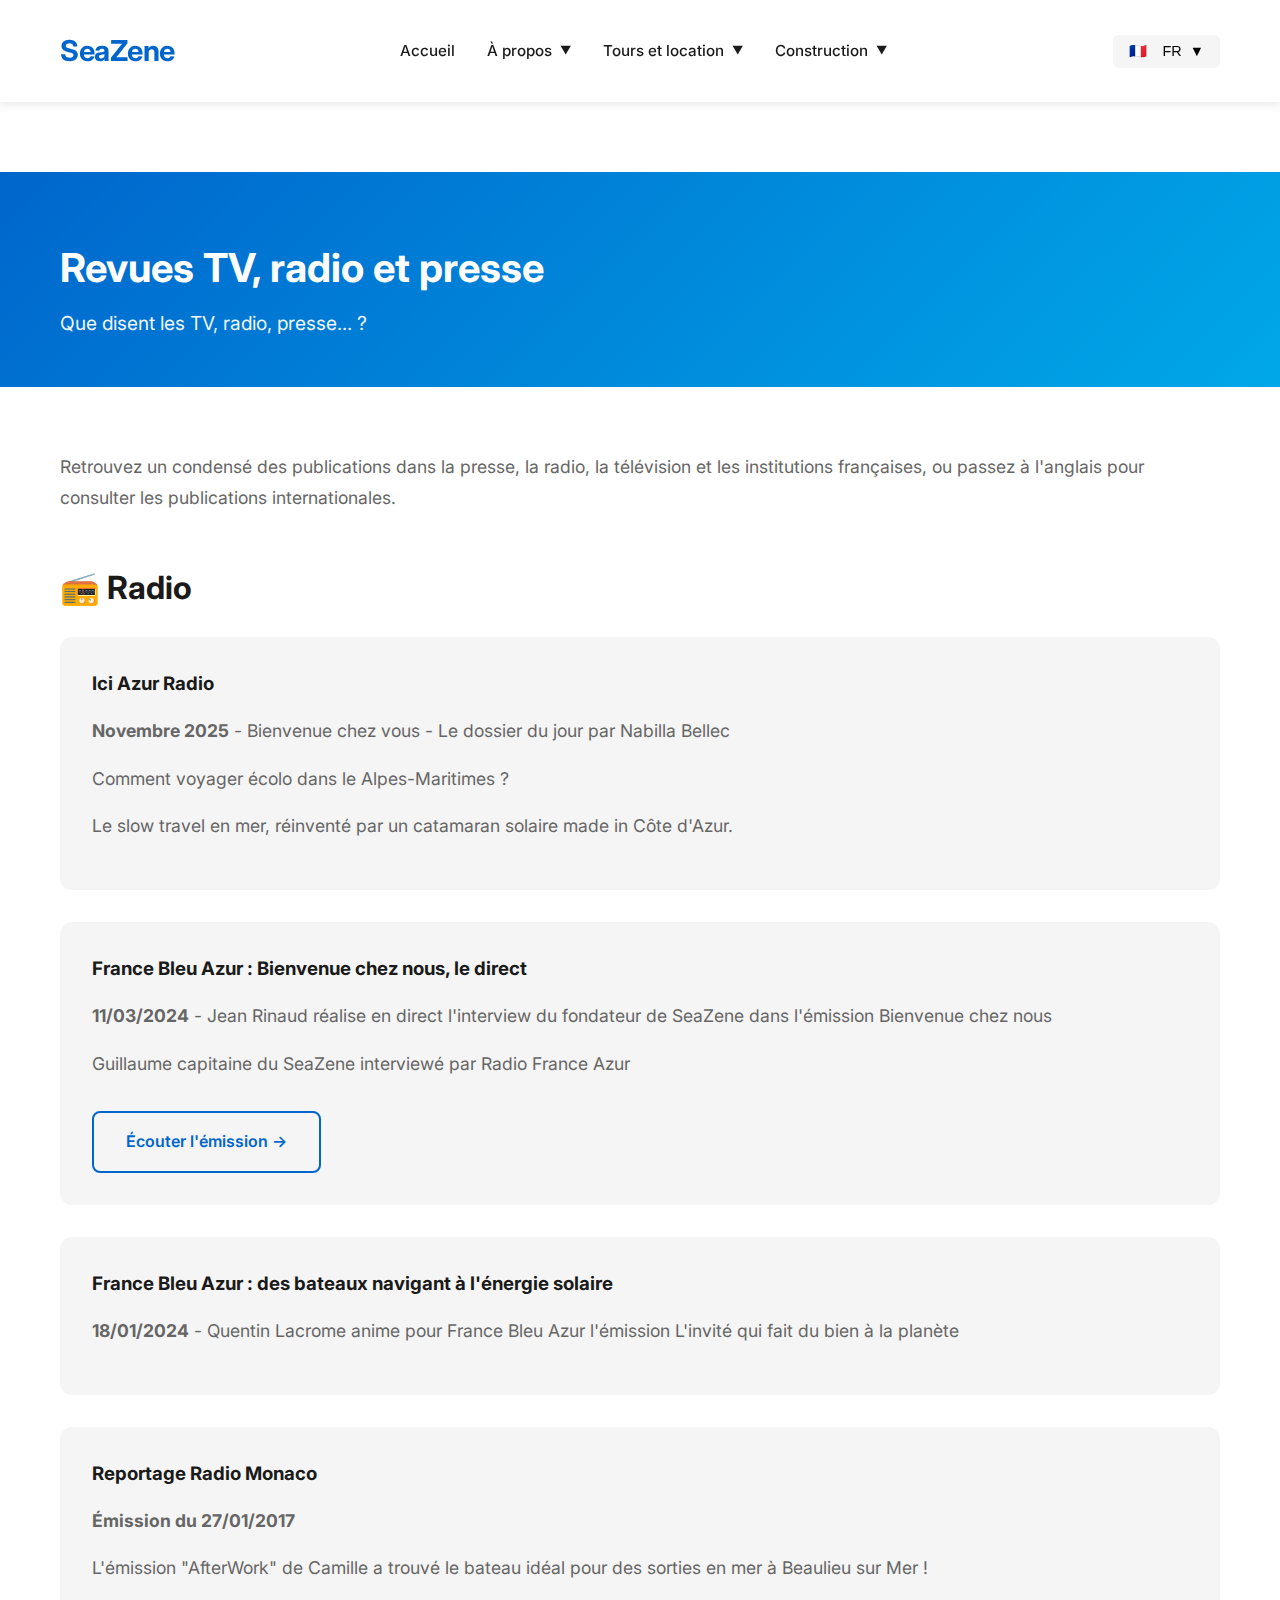
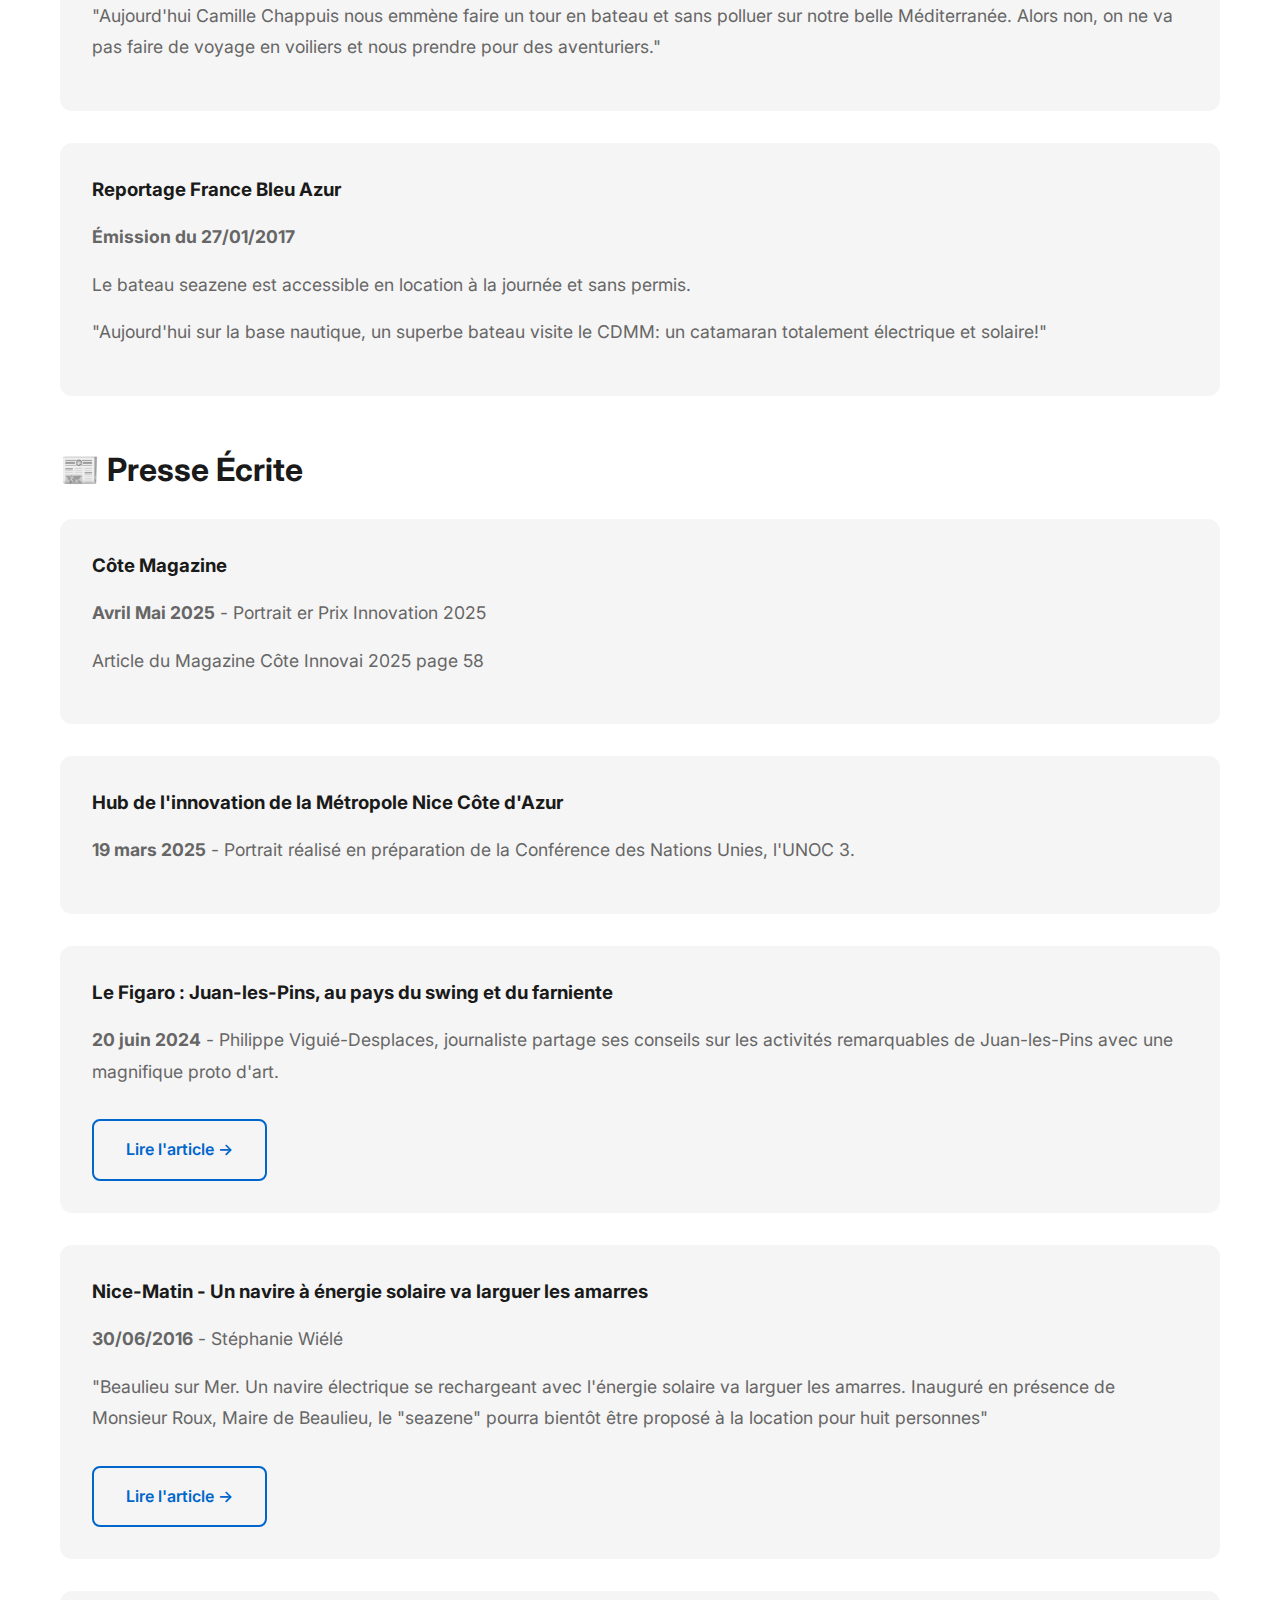
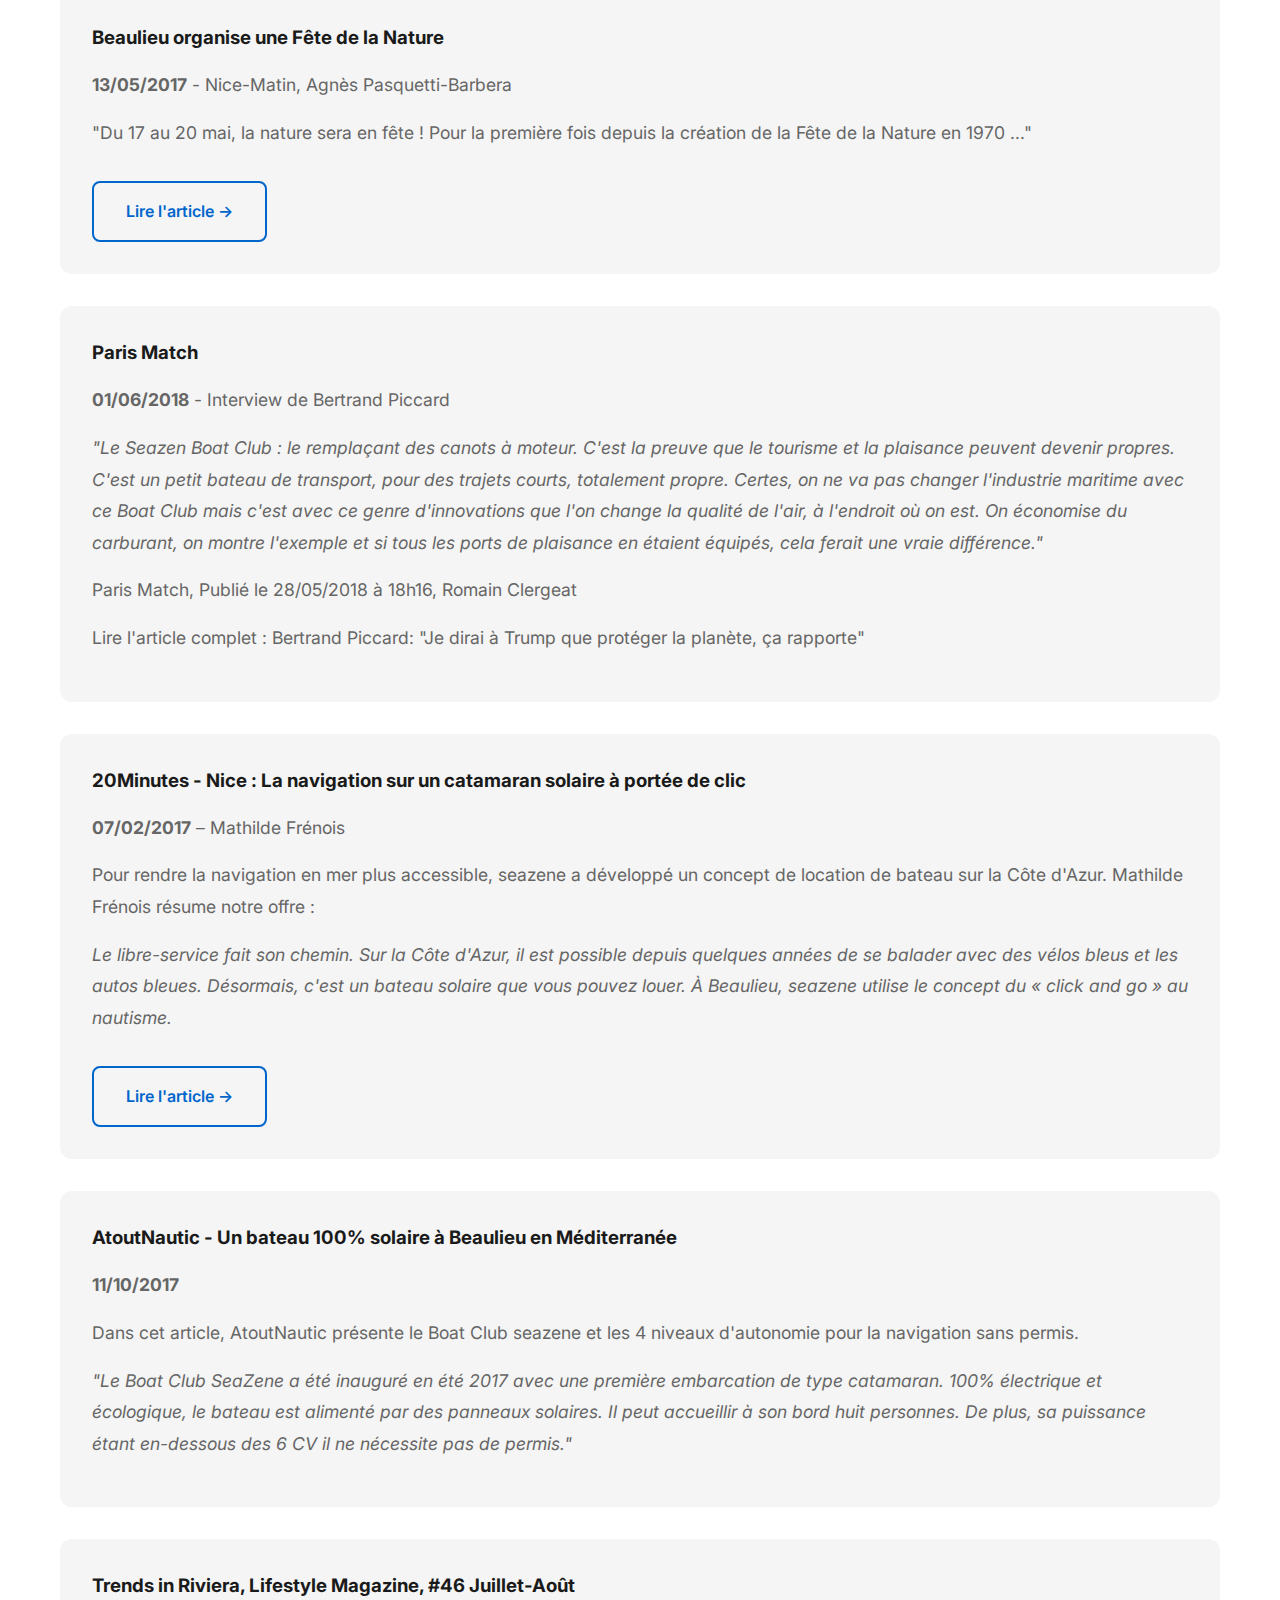
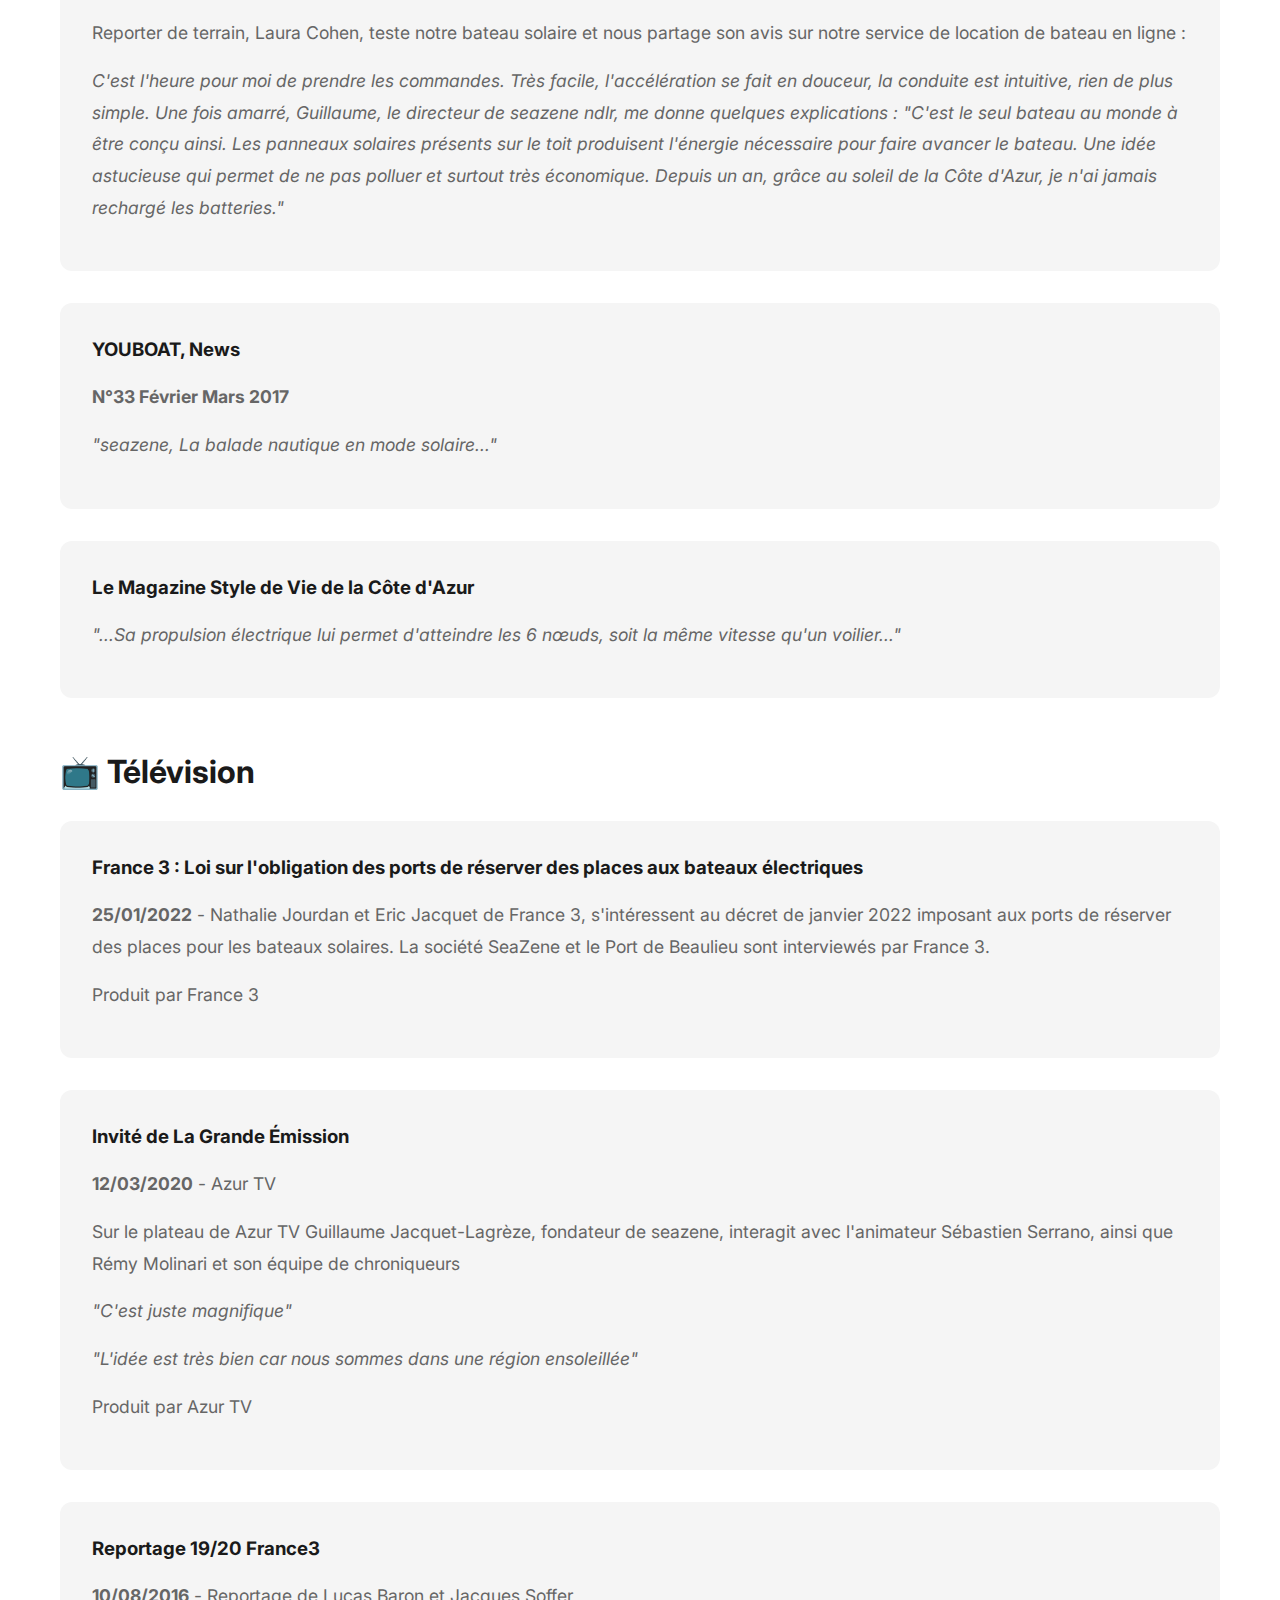
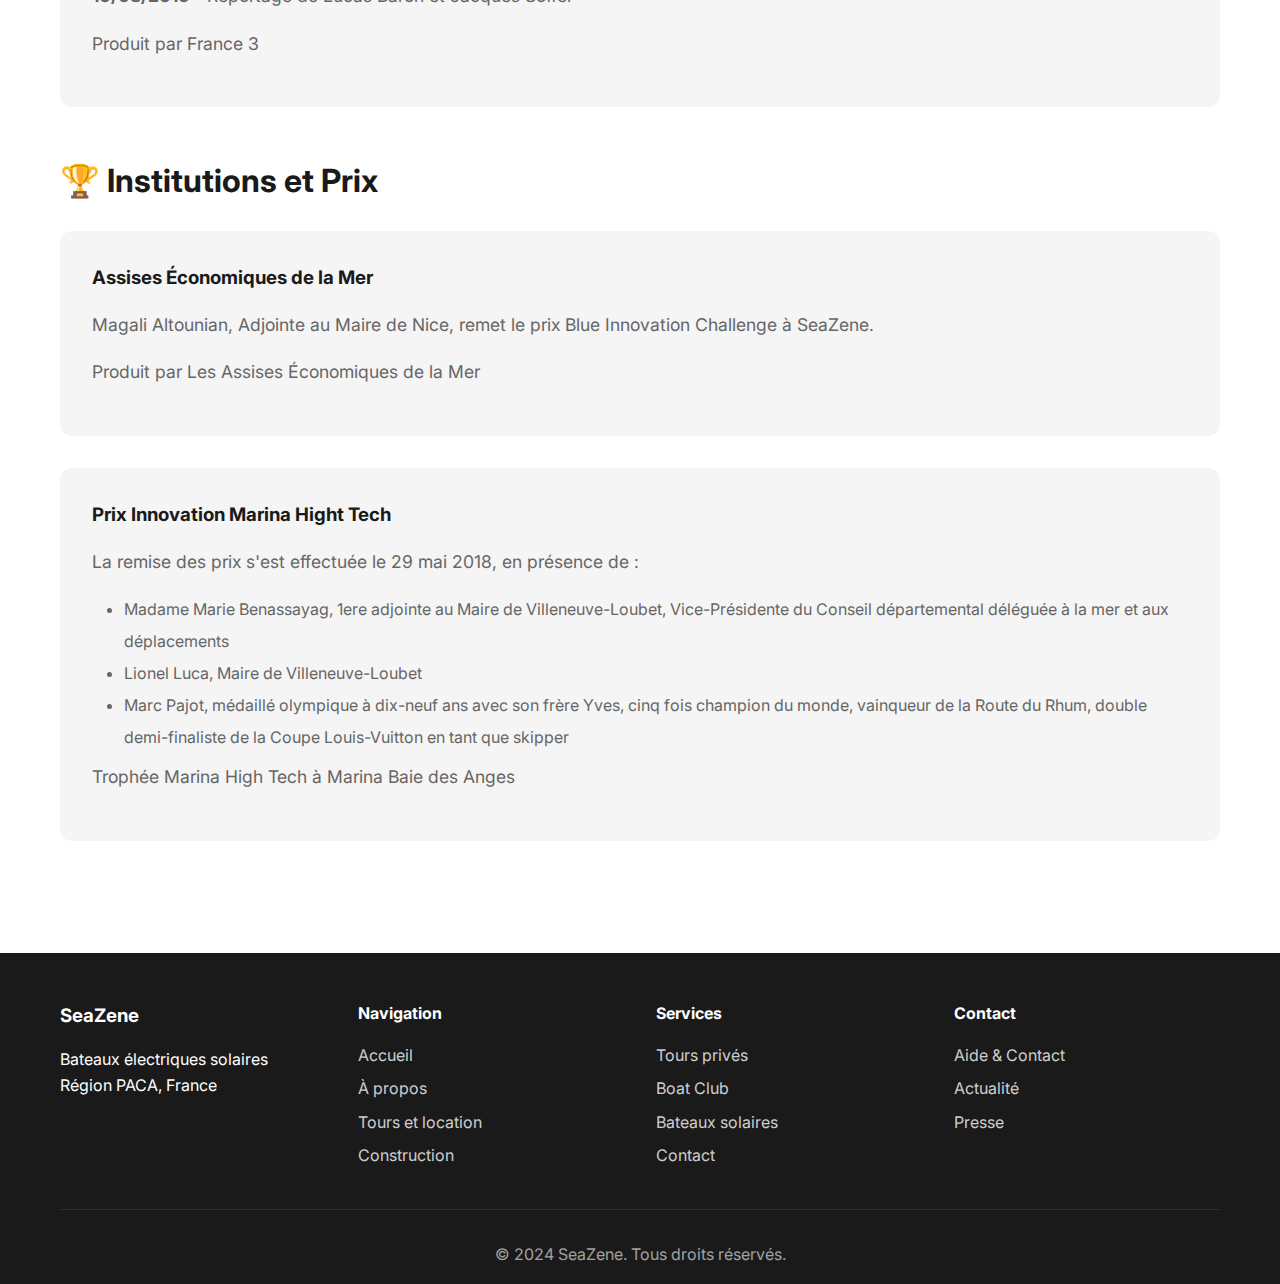
<file: media.html>
<!DOCTYPE html>
<html lang="fr">
<head>
    <meta charset="UTF-8">
    <meta name="viewport" content="width=device-width, initial-scale=1.0">
    <title>TV, Radio, Presse - SeaZene</title>
    <meta name="description" content="Découvrez les apparitions de SeaZene dans les médias : télévision, radio et presse écrite.">
    <link rel="stylesheet" href="css/style.css">
    <link rel="preconnect" href="https://fonts.googleapis.com">
    <link rel="preconnect" href="https://fonts.gstatic.com" crossorigin>
    <link href="https://fonts.googleapis.com/css2?family=Inter:wght@300;400;500;600;700&display=swap" rel="stylesheet">
</head>
<body>
    <!-- Header -->
    <header class="header" id="header">
        <div class="container">
            <div class="header-content">
                <a href="index.html" class="logo">
                    <h1>SeaZene</h1>
                </a>
                
                <nav class="nav" id="nav">
                    <ul class="nav-list">
                        <li><a href="index.html" class="nav-link">Accueil</a></li>
                        
                        <li class="nav-dropdown">
                            <a href="#" class="nav-link">À propos <span class="arrow">▼</span></a>
                            <ul class="dropdown-menu">
                                <li><a href="qui-sommes-nous.html">Qui sommes-nous ?</a></li>
                                <li><a href="media.html">TV, radio, presse</a></li>
                                <li><a href="actualite.html">Actualité</a></li>
                                <li><a href="contact.html">Aide & contact</a></li>
                            </ul>
                        </li>
                        
                        <li class="nav-dropdown">
                            <a href="#" class="nav-link">Tours et location <span class="arrow">▼</span></a>
                            <ul class="dropdown-menu">
                                <li class="dropdown-section">
                                    <span class="dropdown-title">Tours privés</span>
                                    <ul>
                                        <li><a href="tours-monaco-nice.html">Entre Monaco et Nice</a></li>
                                        <li><a href="tours-antibes-cannes.html">Entre Antibes et Cannes</a></li>
                                    </ul>
                                </li>
                                <li class="dropdown-divider"></li>
                                <li><a href="boat-club.html">Location Boat Club</a></li>
                                <li><a href="dispersion-cendres.html">Dispersion des Cendres</a></li>
                            </ul>
                        </li>
                        
                        <li class="nav-dropdown">
                            <a href="#" class="nav-link">Construction <span class="arrow">▼</span></a>
                            <ul class="dropdown-menu">
                                <li class="dropdown-section">
                                    <span class="dropdown-title">Bateaux solaires</span>
                                    <ul>
                                        <li><a href="bateaux-sre23.html">SEAZENE SRE 23</a></li>
                                    </ul>
                                </li>
                                <li class="dropdown-divider"></li>
                                <li class="dropdown-section">
                                    <span class="dropdown-title">Accompagnement</span>
                                    <ul>
                                        <li><a href="accompagnement-utilisation.html">Utilisation</a></li>
                                        <li><a href="accompagnement-partenariat.html">Partenariat</a></li>
                                        <li><a href="accompagnement-retrofit.html">Retrofit</a></li>
                                        <li><a href="accompagnement-strategie.html">Stratégie</a></li>
                                    </ul>
                                </li>
                            </ul>
                        </li>
                    </ul>
                </nav>
                
                <div class="header-actions">
                    <div class="language-selector">
                        <button class="lang-btn" id="langBtn">
                            <span class="lang-flag">🇫🇷</span>
                            <span class="lang-code">FR</span>
                            <span class="arrow">▼</span>
                        </button>
                        <ul class="lang-dropdown" id="langDropdown">
                            <li><a href="#" data-lang="fr" class="lang-option active">🇫🇷 Français</a></li>
                            <li><a href="#" data-lang="en" class="lang-option">🇬🇧 English</a></li>
                            <li><a href="#" data-lang="es" class="lang-option">🇪🇸 Español</a></li>
                            <li><a href="#" data-lang="it" class="lang-option">🇮🇹 Italiano</a></li>
                        </ul>
                    </div>
                    <button class="mobile-menu-toggle" id="mobileMenuToggle">
                        <span></span>
                        <span></span>
                        <span></span>
                    </button>
                </div>
            </div>
        </div>
    </header>

    <!-- Page Header -->
    <section class="page-header">
        <div class="container">
            <h1>Revues TV, radio et presse</h1>
            <p>Que disent les TV, radio, presse... ?</p>
        </div>
    </section>

    <!-- Page Content -->
    <section class="page-content">
        <div class="container">
            <div class="content-section">
                <p style="margin-bottom: 2rem;">Retrouvez un condensé des publications dans la presse, la radio, la télévision et les institutions françaises, ou passez à l'anglais pour consulter les publications internationales.</p>
            </div>

            <!-- Radio -->
            <div class="content-section">
                <h2>📻 Radio</h2>
                
                <div style="background: var(--light-gray); padding: 2rem; border-radius: 12px; margin-bottom: 2rem;">
                    <h3 style="margin-bottom: 1rem;">Ici Azur Radio</h3>
                    <p><strong>Novembre 2025</strong> - Bienvenue chez vous - Le dossier du jour par Nabilla Bellec</p>
                    <p style="color: var(--gray); margin-top: 0.5rem;">Comment voyager écolo dans le Alpes-Maritimes ?</p>
                    <p style="color: var(--gray);">Le slow travel en mer, réinventé par un catamaran solaire made in Côte d'Azur.</p>
                </div>

                <div style="background: var(--light-gray); padding: 2rem; border-radius: 12px; margin-bottom: 2rem;">
                    <h3 style="margin-bottom: 1rem;">France Bleu Azur : Bienvenue chez nous, le direct</h3>
                    <p><strong>11/03/2024</strong> - Jean Rinaud réalise en direct l'interview du fondateur de SeaZene dans l'émission Bienvenue chez nous</p>
                    <p style="color: var(--gray); margin-top: 0.5rem;">Guillaume capitaine du SeaZene interviewé par Radio France Azur</p>
                    <a href="https://www.radiofrance.fr/francebleu/podcasts/france-bleu-azur-bienvenue-chez-vous-le-direct/insolite-visitez-la-cote-d-azur-en-bateau-solaire-depuis-beaulieu-sur-mer-7578018" target="_blank" class="btn btn-outline" style="margin-top: 1rem;">Écouter l'émission →</a>
                </div>

                <div style="background: var(--light-gray); padding: 2rem; border-radius: 12px; margin-bottom: 2rem;">
                    <h3 style="margin-bottom: 1rem;">France Bleu Azur : des bateaux navigant à l'énergie solaire</h3>
                    <p><strong>18/01/2024</strong> - Quentin Lacrome anime pour France Bleu Azur l'émission L'invité qui fait du bien à la planète</p>
                </div>

                <div style="background: var(--light-gray); padding: 2rem; border-radius: 12px; margin-bottom: 2rem;">
                    <h3 style="margin-bottom: 1rem;">Reportage Radio Monaco</h3>
                    <p><strong>Émission du 27/01/2017</strong></p>
                    <p style="color: var(--gray);">L'émission "AfterWork" de Camille a trouvé le bateau idéal pour des sorties en mer à Beaulieu sur Mer !</p>
                    <p style="color: var(--gray); margin-top: 0.5rem;">"Aujourd'hui Camille Chappuis nous emmène faire un tour en bateau et sans polluer sur notre belle Méditerranée. Alors non, on ne va pas faire de voyage en voiliers et nous prendre pour des aventuriers."</p>
                </div>

                <div style="background: var(--light-gray); padding: 2rem; border-radius: 12px; margin-bottom: 2rem;">
                    <h3 style="margin-bottom: 1rem;">Reportage France Bleu Azur</h3>
                    <p><strong>Émission du 27/01/2017</strong></p>
                    <p style="color: var(--gray);">Le bateau seazene est accessible en location à la journée et sans permis.</p>
                    <p style="color: var(--gray); margin-top: 0.5rem;">"Aujourd'hui sur la base nautique, un superbe bateau visite le CDMM: un catamaran totalement électrique et solaire!"</p>
                </div>
            </div>

            <!-- Presse -->
            <div class="content-section">
                <h2>📰 Presse Écrite</h2>

                <div style="background: var(--light-gray); padding: 2rem; border-radius: 12px; margin-bottom: 2rem;">
                    <h3 style="margin-bottom: 1rem;">Côte Magazine</h3>
                    <p><strong>Avril Mai 2025</strong> - Portrait er Prix Innovation 2025</p>
                    <p style="color: var(--gray);">Article du Magazine Côte Innovai 2025 page 58</p>
                </div>

                <div style="background: var(--light-gray); padding: 2rem; border-radius: 12px; margin-bottom: 2rem;">
                    <h3 style="margin-bottom: 1rem;">Hub de l'innovation de la Métropole Nice Côte d'Azur</h3>
                    <p><strong>19 mars 2025</strong> - Portrait réalisé en préparation de la Conférence des Nations Unies, l'UNOC 3.</p>
                </div>

                <div style="background: var(--light-gray); padding: 2rem; border-radius: 12px; margin-bottom: 2rem;">
                    <h3 style="margin-bottom: 1rem;">Le Figaro : Juan-les-Pins, au pays du swing et du farniente</h3>
                    <p><strong>20 juin 2024</strong> - Philippe Viguié-Desplaces, journaliste partage ses conseils sur les activités remarquables de Juan-les-Pins avec une magnifique proto d'art.</p>
                    <a href="https://www.lefigaro.fr/lifestyle/voyage-a-juan-les-pins-au-pays-du-swing-et-du-farniente-20240620" target="_blank" class="btn btn-outline" style="margin-top: 1rem;">Lire l'article →</a>
                </div>

                <div style="background: var(--light-gray); padding: 2rem; border-radius: 12px; margin-bottom: 2rem;">
                    <h3 style="margin-bottom: 1rem;">Nice-Matin - Un navire à énergie solaire va larguer les amarres</h3>
                    <p><strong>30/06/2016</strong> - Stéphanie Wiélé</p>
                    <p style="color: var(--gray);">"Beaulieu sur Mer. Un navire électrique se rechargeant avec l'énergie solaire va larguer les amarres. Inauguré en présence de Monsieur Roux, Maire de Beaulieu, le "seazene" pourra bientôt être proposé à la location pour huit personnes"</p>
                    <a href="https://www.nicematin.com/vie-locale/un-navire-electro-solaire-va-larguer-les-amarres-a-beaulieu-61209" target="_blank" class="btn btn-outline" style="margin-top: 1rem;">Lire l'article →</a>
                </div>

                <div style="background: var(--light-gray); padding: 2rem; border-radius: 12px; margin-bottom: 2rem;">
                    <h3 style="margin-bottom: 1rem;">Beaulieu organise une Fête de la Nature</h3>
                    <p><strong>13/05/2017</strong> - Nice-Matin, Agnès Pasquetti-Barbera</p>
                    <p style="color: var(--gray);">"Du 17 au 20 mai, la nature sera en fête ! Pour la première fois depuis la création de la Fête de la Nature en 1970 ..."</p>
                    <a href="https://www.nicematin.com/vie-locale/du-17-au-20-mai-la-nature-sera-en-fete--136646" target="_blank" class="btn btn-outline" style="margin-top: 1rem;">Lire l'article →</a>
                </div>

                <div style="background: var(--light-gray); padding: 2rem; border-radius: 12px; margin-bottom: 2rem;">
                    <h3 style="margin-bottom: 1rem;">Paris Match</h3>
                    <p><strong>01/06/2018</strong> - Interview de Bertrand Piccard</p>
                    <p style="color: var(--gray); font-style: italic; margin-top: 0.5rem;">"Le Seazen Boat Club : le remplaçant des canots à moteur. C'est la preuve que le tourisme et la plaisance peuvent devenir propres. C'est un petit bateau de transport, pour des trajets courts, totalement propre. Certes, on ne va pas changer l'industrie maritime avec ce Boat Club mais c'est avec ce genre d'innovations que l'on change la qualité de l'air, à l'endroit où on est. On économise du carburant, on montre l'exemple et si tous les ports de plaisance en étaient équipés, cela ferait une vraie différence."</p>
                    <p style="color: var(--gray); margin-top: 0.5rem;">Paris Match, Publié le 28/05/2018 à 18h16, Romain Clergeat</p>
                    <p style="color: var(--gray);">Lire l'article complet : Bertrand Piccard: "Je dirai à Trump que protéger la planète, ça rapporte"</p>
                </div>

                <div style="background: var(--light-gray); padding: 2rem; border-radius: 12px; margin-bottom: 2rem;">
                    <h3 style="margin-bottom: 1rem;">20Minutes - Nice : La navigation sur un catamaran solaire à portée de clic</h3>
                    <p><strong>07/02/2017</strong> – Mathilde Frénois</p>
                    <p style="color: var(--gray);">Pour rendre la navigation en mer plus accessible, seazene a développé un concept de location de bateau sur la Côte d'Azur. Mathilde Frénois résume notre offre :</p>
                    <p style="color: var(--gray); font-style: italic; margin-top: 0.5rem;">Le libre-service fait son chemin. Sur la Côte d'Azur, il est possible depuis quelques années de se balader avec des vélos bleus et les autos bleues. Désormais, c'est un bateau solaire que vous pouvez louer. À Beaulieu, seazene utilise le concept du « click and go » au nautisme.</p>
                    <a href="https://www.20minutes.fr/nice/2216391-20180207-nice-navigation-catamaran-solaire-portee-clic" target="_blank" class="btn btn-outline" style="margin-top: 1rem;">Lire l'article →</a>
                </div>

                <div style="background: var(--light-gray); padding: 2rem; border-radius: 12px; margin-bottom: 2rem;">
                    <h3 style="margin-bottom: 1rem;">AtoutNautic - Un bateau 100% solaire à Beaulieu en Méditerranée</h3>
                    <p><strong>11/10/2017</strong></p>
                    <p style="color: var(--gray);">Dans cet article, AtoutNautic présente le Boat Club seazene et les 4 niveaux d'autonomie pour la navigation sans permis.</p>
                    <p style="color: var(--gray); font-style: italic; margin-top: 0.5rem;">"Le Boat Club SeaZene a été inauguré en été 2017 avec une première embarcation de type catamaran. 100% électrique et écologique, le bateau est alimenté par des panneaux solaires. Il peut accueillir à son bord huit personnes. De plus, sa puissance étant en-dessous des 6 CV il ne nécessite pas de permis."</p>
                </div>

                <div style="background: var(--light-gray); padding: 2rem; border-radius: 12px; margin-bottom: 2rem;">
                    <h3 style="margin-bottom: 1rem;">Trends in Riviera, Lifestyle Magazine, #46 Juillet-Août</h3>
                    <p style="color: var(--gray);">Reporter de terrain, Laura Cohen, teste notre bateau solaire et nous partage son avis sur notre service de location de bateau en ligne :</p>
                    <p style="color: var(--gray); font-style: italic; margin-top: 0.5rem;">C'est l'heure pour moi de prendre les commandes. Très facile, l'accélération se fait en douceur, la conduite est intuitive, rien de plus simple. Une fois amarré, Guillaume, le directeur de seazene ndlr, me donne quelques explications : "C'est le seul bateau au monde à être conçu ainsi. Les panneaux solaires présents sur le toit produisent l'énergie nécessaire pour faire avancer le bateau. Une idée astucieuse qui permet de ne pas polluer et surtout très économique. Depuis un an, grâce au soleil de la Côte d'Azur, je n'ai jamais rechargé les batteries."</p>
                </div>

                <div style="background: var(--light-gray); padding: 2rem; border-radius: 12px; margin-bottom: 2rem;">
                    <h3 style="margin-bottom: 1rem;">YOUBOAT, News</h3>
                    <p><strong>N°33 Février Mars 2017</strong></p>
                    <p style="color: var(--gray); font-style: italic;">"seazene, La balade nautique en mode solaire..."</p>
                </div>

                <div style="background: var(--light-gray); padding: 2rem; border-radius: 12px; margin-bottom: 2rem;">
                    <h3 style="margin-bottom: 1rem;">Le Magazine Style de Vie de la Côte d'Azur</h3>
                    <p style="color: var(--gray); font-style: italic;">"...Sa propulsion électrique lui permet d'atteindre les 6 nœuds, soit la même vitesse qu'un voilier..."</p>
                </div>
            </div>

            <!-- Télévision -->
            <div class="content-section">
                <h2>📺 Télévision</h2>

                <div style="background: var(--light-gray); padding: 2rem; border-radius: 12px; margin-bottom: 2rem;">
                    <h3 style="margin-bottom: 1rem;">France 3 : Loi sur l'obligation des ports de réserver des places aux bateaux électriques</h3>
                    <p><strong>25/01/2022</strong> - Nathalie Jourdan et Eric Jacquet de France 3, s'intéressent au décret de janvier 2022 imposant aux ports de réserver des places pour les bateaux solaires. La société SeaZene et le Port de Beaulieu sont interviewés par France 3.</p>
                    <p style="color: var(--gray); margin-top: 0.5rem;">Produit par France 3</p>
                </div>

                <div style="background: var(--light-gray); padding: 2rem; border-radius: 12px; margin-bottom: 2rem;">
                    <h3 style="margin-bottom: 1rem;">Invité de La Grande Émission</h3>
                    <p><strong>12/03/2020</strong> - Azur TV</p>
                    <p style="color: var(--gray);">Sur le plateau de Azur TV Guillaume Jacquet-Lagrèze, fondateur de seazene, interagit avec l'animateur Sébastien Serrano, ainsi que Rémy Molinari et son équipe de chroniqueurs</p>
                    <p style="color: var(--gray); font-style: italic; margin-top: 0.5rem;">"C'est juste magnifique"</p>
                    <p style="color: var(--gray); font-style: italic;">"L'idée est très bien car nous sommes dans une région ensoleillée"</p>
                    <p style="color: var(--gray); margin-top: 0.5rem;">Produit par Azur TV</p>
                </div>

                <div style="background: var(--light-gray); padding: 2rem; border-radius: 12px; margin-bottom: 2rem;">
                    <h3 style="margin-bottom: 1rem;">Reportage 19/20 France3</h3>
                    <p><strong>10/08/2016</strong> - Reportage de Lucas Baron et Jacques Soffer</p>
                    <p style="color: var(--gray); margin-top: 0.5rem;">Produit par France 3</p>
                </div>
            </div>

            <!-- Institutions -->
            <div class="content-section">
                <h2>🏆 Institutions et Prix</h2>

                <div style="background: var(--light-gray); padding: 2rem; border-radius: 12px; margin-bottom: 2rem;">
                    <h3 style="margin-bottom: 1rem;">Assises Économiques de la Mer</h3>
                    <p style="color: var(--gray);">Magali Altounian, Adjointe au Maire de Nice, remet le prix Blue Innovation Challenge à SeaZene.</p>
                    <p style="color: var(--gray); margin-top: 0.5rem;">Produit par Les Assises Économiques de la Mer</p>
                </div>

                <div style="background: var(--light-gray); padding: 2rem; border-radius: 12px; margin-bottom: 2rem;">
                    <h3 style="margin-bottom: 1rem;">Prix Innovation Marina Hight Tech</h3>
                    <p style="color: var(--gray);">La remise des prix s'est effectuée le 29 mai 2018, en présence de :</p>
                    <ul style="margin-left: 2rem; margin-top: 0.5rem; color: var(--gray); line-height: 2;">
                        <li>Madame Marie Benassayag, 1ere adjointe au Maire de Villeneuve-Loubet, Vice-Présidente du Conseil départemental déléguée à la mer et aux déplacements</li>
                        <li>Lionel Luca, Maire de Villeneuve-Loubet</li>
                        <li>Marc Pajot, médaillé olympique à dix-neuf ans avec son frère Yves, cinq fois champion du monde, vainqueur de la Route du Rhum, double demi-finaliste de la Coupe Louis-Vuitton en tant que skipper</li>
                    </ul>
                    <p style="color: var(--gray); margin-top: 0.5rem;">Trophée Marina High Tech à Marina Baie des Anges</p>
                </div>
            </div>
        </div>
    </section>

    <!-- Footer -->
    <footer class="footer">
        <div class="container">
            <div class="footer-content">
                <div class="footer-section">
                    <h3>SeaZene</h3>
                    <p>Bateaux électriques solaires<br>Région PACA, France</p>
                </div>
                <div class="footer-section">
                    <h4>Navigation</h4>
                    <ul>
                        <li><a href="index.html">Accueil</a></li>
                        <li><a href="qui-sommes-nous.html">À propos</a></li>
                        <li><a href="tours-monaco-nice.html">Tours et location</a></li>
                        <li><a href="bateaux-sre23.html">Construction</a></li>
                    </ul>
                </div>
                <div class="footer-section">
                    <h4>Services</h4>
                    <ul>
                        <li><a href="tours-monaco-nice.html">Tours privés</a></li>
                        <li><a href="boat-club.html">Boat Club</a></li>
                        <li><a href="bateaux-sre23.html">Bateaux solaires</a></li>
                        <li><a href="contact.html">Contact</a></li>
                    </ul>
                </div>
                <div class="footer-section">
                    <h4>Contact</h4>
                    <ul>
                        <li><a href="contact.html">Aide & Contact</a></li>
                        <li><a href="actualite.html">Actualité</a></li>
                        <li><a href="media.html">Presse</a></li>
                    </ul>
                </div>
            </div>
            <div class="footer-bottom">
                <p>&copy; 2024 SeaZene. Tous droits réservés.</p>
            </div>
        </div>
    </footer>

    <script src="js/main.js"></script>
</body>
</html>
</file>
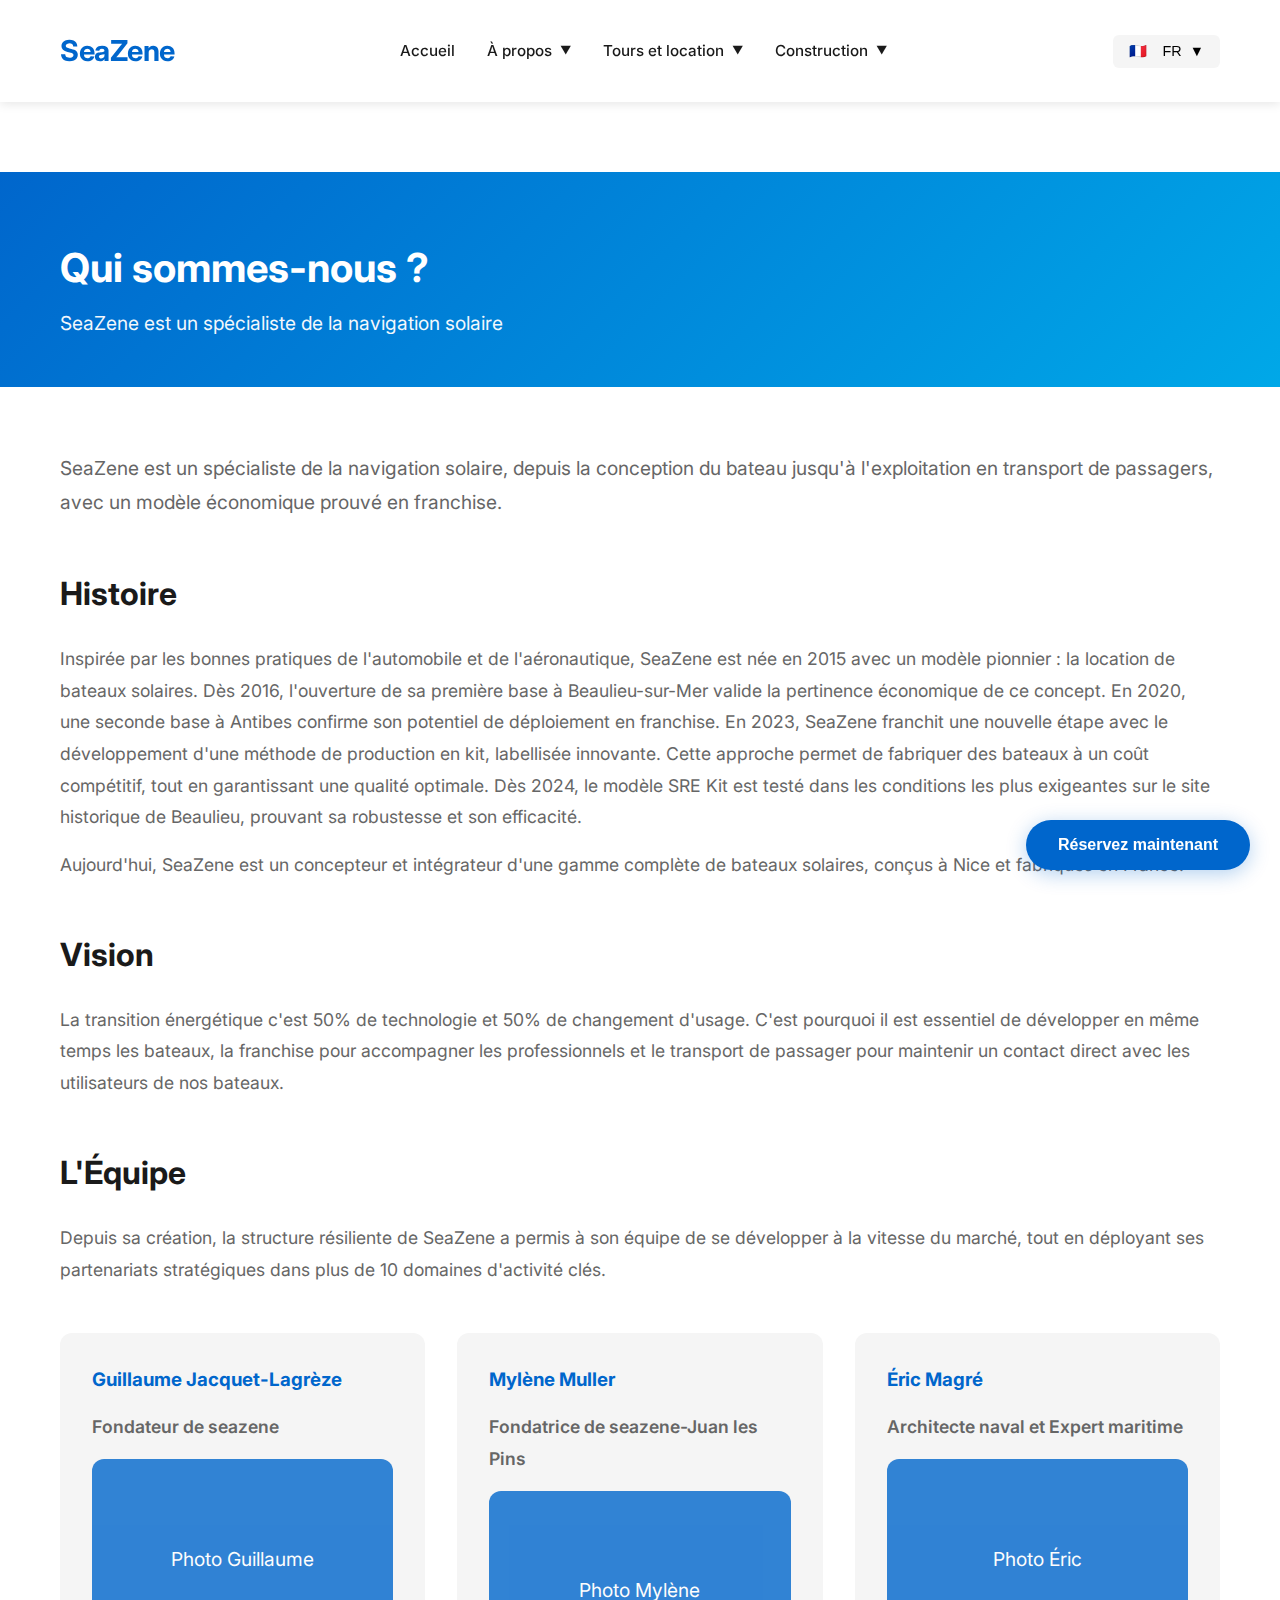
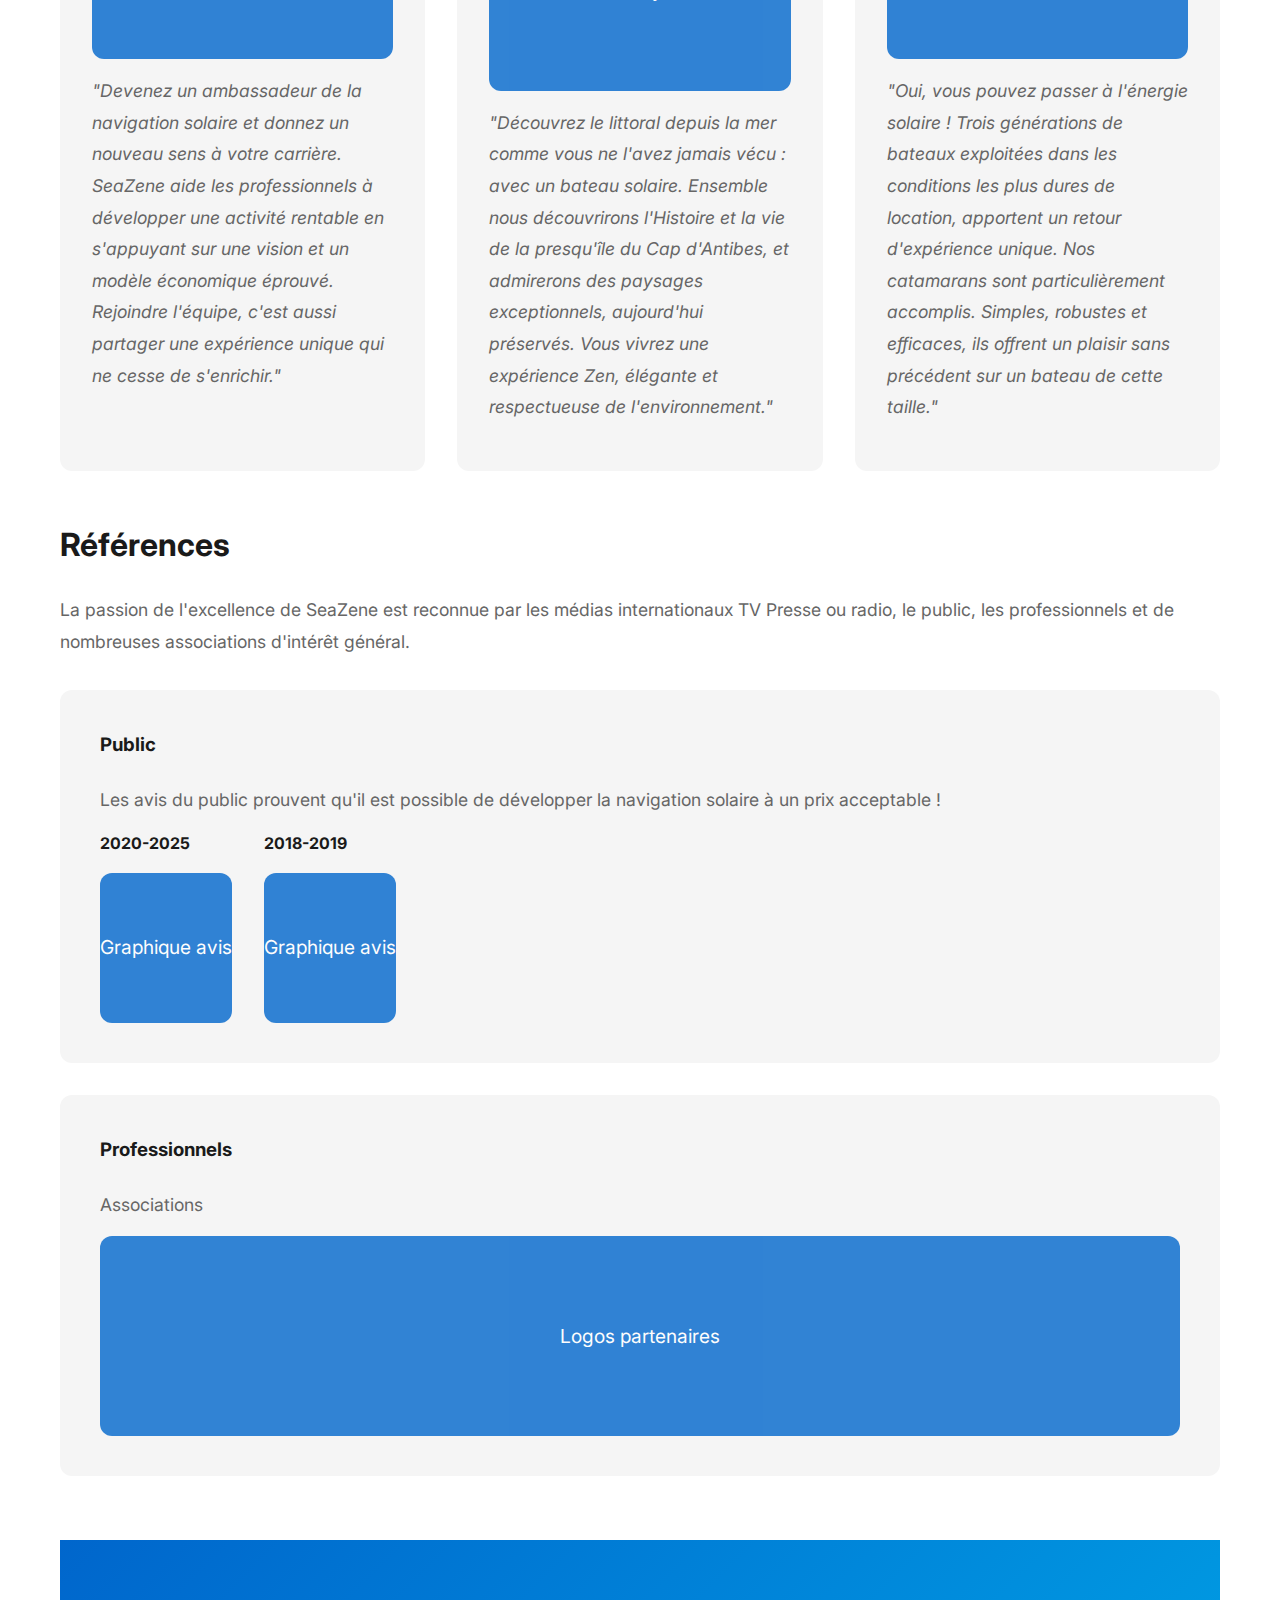
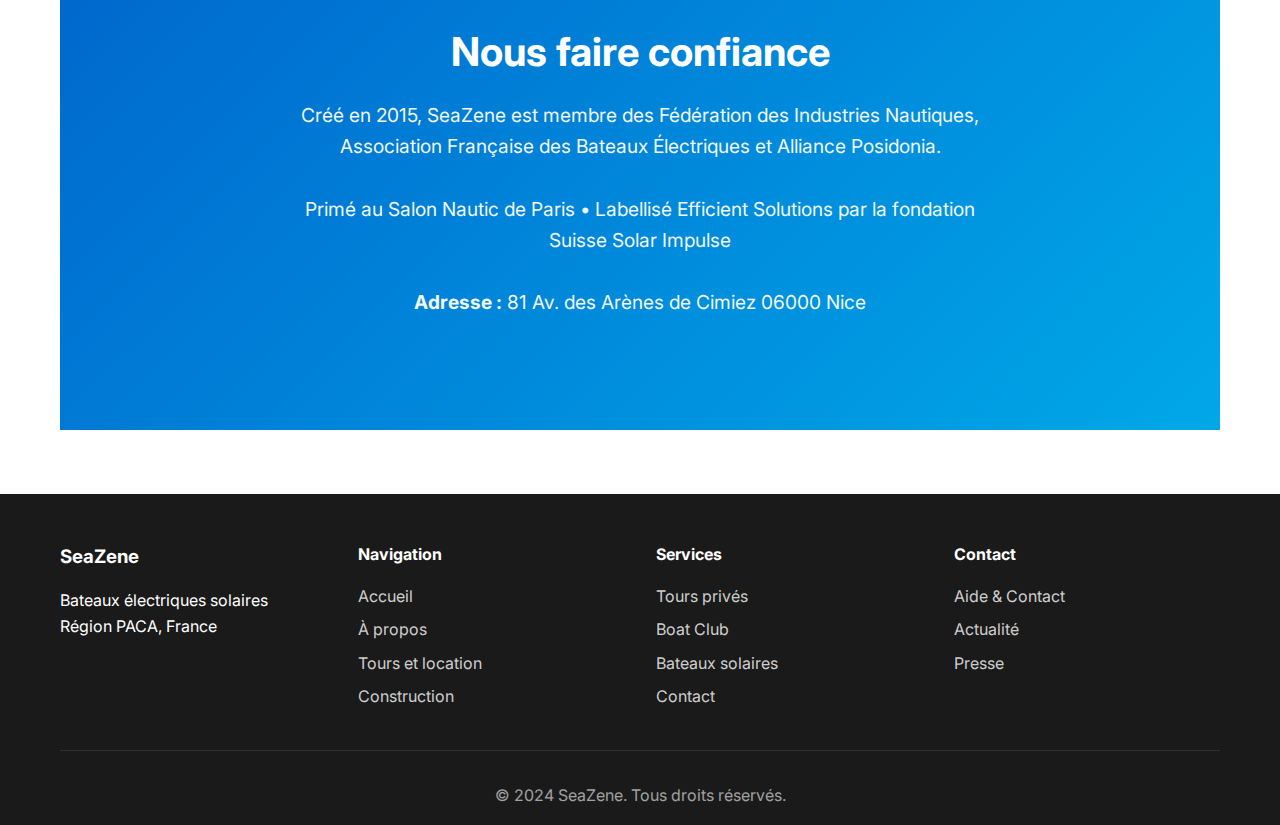
<file: qui-sommes-nous.html>
<!DOCTYPE html>
<html lang="fr">
<head>
    <meta charset="UTF-8">
    <meta name="viewport" content="width=device-width, initial-scale=1.0">
    <title>Qui sommes-nous ? - SeaZene</title>
    <meta name="description" content="Découvrez l'histoire, la vision et l'expertise de SeaZene, pionnier de la navigation solaire en Méditerranée.">
    <link rel="stylesheet" href="css/style.css">
    <link rel="preconnect" href="https://fonts.googleapis.com">
    <link rel="preconnect" href="https://fonts.gstatic.com" crossorigin>
    <link href="https://fonts.googleapis.com/css2?family=Inter:wght@300;400;500;600;700&display=swap" rel="stylesheet">
</head>
<body>
    <!-- Header -->
    <header class="header" id="header">
        <div class="container">
            <div class="header-content">
                <a href="index.html" class="logo">
                    <h1>SeaZene</h1>
                </a>
                
                <nav class="nav" id="nav">
                    <ul class="nav-list">
                        <li><a href="index.html" class="nav-link">Accueil</a></li>
                        
                        <li class="nav-dropdown">
                            <a href="#" class="nav-link">À propos <span class="arrow">▼</span></a>
                            <ul class="dropdown-menu">
                                <li><a href="qui-sommes-nous.html">Qui sommes-nous ?</a></li>
                                <li><a href="media.html">TV, radio, presse</a></li>
                                <li><a href="actualite.html">Actualité</a></li>
                                <li><a href="contact.html">Aide & contact</a></li>
                            </ul>
                        </li>
                        
                        <li class="nav-dropdown">
                            <a href="#" class="nav-link">Tours et location <span class="arrow">▼</span></a>
                            <ul class="dropdown-menu">
                                <li class="dropdown-section">
                                    <span class="dropdown-title">Tours privés</span>
                                    <ul>
                                        <li><a href="tours-monaco-nice.html">Entre Monaco et Nice</a></li>
                                        <li><a href="tours-antibes-cannes.html">Entre Antibes et Cannes</a></li>
                                    </ul>
                                </li>
                                <li class="dropdown-divider"></li>
                                <li><a href="boat-club.html">Location Boat Club</a></li>
                                <li><a href="dispersion-cendres.html">Dispersion des Cendres</a></li>
                            </ul>
                        </li>
                        
                        <li class="nav-dropdown">
                            <a href="#" class="nav-link">Construction <span class="arrow">▼</span></a>
                            <ul class="dropdown-menu">
                                <li class="dropdown-section">
                                    <span class="dropdown-title">Bateaux solaires</span>
                                    <ul>
                                        <li><a href="bateaux-sre23.html">SEAZENE SRE 23</a></li>
                                    </ul>
                                </li>
                                <li class="dropdown-divider"></li>
                                <li class="dropdown-section">
                                    <span class="dropdown-title">Accompagnement</span>
                                    <ul>
                                        <li><a href="accompagnement-utilisation.html">Utilisation</a></li>
                                        <li><a href="accompagnement-partenariat.html">Partenariat</a></li>
                                        <li><a href="accompagnement-retrofit.html">Retrofit</a></li>
                                        <li><a href="accompagnement-strategie.html">Stratégie</a></li>
                                    </ul>
                                </li>
                            </ul>
                        </li>
                    </ul>
                </nav>
                
                <div class="header-actions">
                    <div class="language-selector">
                        <button class="lang-btn" id="langBtn">
                            <span class="lang-flag">🇫🇷</span>
                            <span class="lang-code">FR</span>
                            <span class="arrow">▼</span>
                        </button>
                        <ul class="lang-dropdown" id="langDropdown">
                            <li><a href="#" data-lang="fr" class="lang-option active">🇫🇷 Français</a></li>
                            <li><a href="#" data-lang="en" class="lang-option">🇬🇧 English</a></li>
                            <li><a href="#" data-lang="es" class="lang-option">🇪🇸 Español</a></li>
                            <li><a href="#" data-lang="it" class="lang-option">🇮🇹 Italiano</a></li>
                        </ul>
                    </div>
                    <button class="mobile-menu-toggle" id="mobileMenuToggle">
                        <span></span>
                        <span></span>
                        <span></span>
                    </button>
                </div>
            </div>
        </div>
    </header>

    <!-- Page Header -->
    <section class="page-header">
        <div class="container">
            <h1>Qui sommes-nous ?</h1>
            <p>SeaZene est un spécialiste de la navigation solaire</p>
        </div>
    </section>

    <!-- Page Content -->
    <section class="page-content">
        <div class="container">
            <div class="content-section">
                <p style="font-size: 1.2rem; margin-bottom: 2rem;">SeaZene est un spécialiste de la navigation solaire, depuis la conception du bateau jusqu'à l'exploitation en transport de passagers, avec un modèle économique prouvé en franchise.</p>
            </div>

            <div class="content-section">
                <h2>Histoire</h2>
                <p>Inspirée par les bonnes pratiques de l'automobile et de l'aéronautique, SeaZene est née en 2015 avec un modèle pionnier : la location de bateaux solaires. Dès 2016, l'ouverture de sa première base à Beaulieu-sur-Mer valide la pertinence économique de ce concept. En 2020, une seconde base à Antibes confirme son potentiel de déploiement en franchise. En 2023, SeaZene franchit une nouvelle étape avec le développement d'une méthode de production en kit, labellisée innovante. Cette approche permet de fabriquer des bateaux à un coût compétitif, tout en garantissant une qualité optimale. Dès 2024, le modèle SRE Kit est testé dans les conditions les plus exigeantes sur le site historique de Beaulieu, prouvant sa robustesse et son efficacité.</p>
                <p>Aujourd'hui, SeaZene est un concepteur et intégrateur d'une gamme complète de bateaux solaires, conçus à Nice et fabriqués en France.</p>
            </div>

            <div class="content-section">
                <h2>Vision</h2>
                <p>La transition énergétique c'est 50% de technologie et 50% de changement d'usage. C'est pourquoi il est essentiel de développer en même temps les bateaux, la franchise pour accompagner les professionnels et le transport de passager pour maintenir un contact direct avec les utilisateurs de nos bateaux.</p>
            </div>

            <div class="content-section">
                <h2>L'Équipe</h2>
                <p>Depuis sa création, la structure résiliente de SeaZene a permis à son équipe de se développer à la vitesse du marché, tout en déployant ses partenariats stratégiques dans plus de 10 domaines d'activité clés.</p>
                
                <div style="display: grid; grid-template-columns: repeat(auto-fit, minmax(300px, 1fr)); gap: 2rem; margin-top: 3rem;">
                    <div style="background: var(--light-gray); padding: 2rem; border-radius: 12px;">
                        <h3 style="margin-bottom: 1rem; color: var(--primary-color);">Guillaume Jacquet-Lagrèze</h3>
                        <p style="font-weight: 600; margin-bottom: 1rem;">Fondateur de seazene</p>
                        <div class="image-placeholder" style="height: 200px; margin-bottom: 1rem;">
                            <span>Photo Guillaume</span>
                        </div>
                        <p style="color: var(--gray); font-style: italic;">"Devenez un ambassadeur de la navigation solaire et donnez un nouveau sens à votre carrière. SeaZene aide les professionnels à développer une activité rentable en s'appuyant sur une vision et un modèle économique éprouvé. Rejoindre l'équipe, c'est aussi partager une expérience unique qui ne cesse de s'enrichir."</p>
                    </div>
                    
                    <div style="background: var(--light-gray); padding: 2rem; border-radius: 12px;">
                        <h3 style="margin-bottom: 1rem; color: var(--primary-color);">Mylène Muller</h3>
                        <p style="font-weight: 600; margin-bottom: 1rem;">Fondatrice de seazene-Juan les Pins</p>
                        <div class="image-placeholder" style="height: 200px; margin-bottom: 1rem;">
                            <span>Photo Mylène</span>
                        </div>
                        <p style="color: var(--gray); font-style: italic;">"Découvrez le littoral depuis la mer comme vous ne l'avez jamais vécu : avec un bateau solaire. Ensemble nous découvrirons l'Histoire et la vie de la presqu'île du Cap d'Antibes, et admirerons des paysages exceptionnels, aujourd'hui préservés. Vous vivrez une expérience Zen, élégante et respectueuse de l'environnement."</p>
                    </div>
                    
                    <div style="background: var(--light-gray); padding: 2rem; border-radius: 12px;">
                        <h3 style="margin-bottom: 1rem; color: var(--primary-color);">Éric Magré</h3>
                        <p style="font-weight: 600; margin-bottom: 1rem;">Architecte naval et Expert maritime</p>
                        <div class="image-placeholder" style="height: 200px; margin-bottom: 1rem;">
                            <span>Photo Éric</span>
                        </div>
                        <p style="color: var(--gray); font-style: italic;">"Oui, vous pouvez passer à l'énergie solaire ! Trois générations de bateaux exploitées dans les conditions les plus dures de location, apportent un retour d'expérience unique. Nos catamarans sont particulièrement accomplis. Simples, robustes et efficaces, ils offrent un plaisir sans précédent sur un bateau de cette taille."</p>
                    </div>
                </div>
            </div>

            <div class="content-section">
                <h2>Références</h2>
                <p style="margin-bottom: 2rem;">La passion de l'excellence de SeaZene est reconnue par les médias internationaux TV Presse ou radio, le public, les professionnels et de nombreuses associations d'intérêt général.</p>
                
                <div style="background: var(--light-gray); padding: 2.5rem; border-radius: 12px; margin-bottom: 2rem;">
                    <h3 style="margin-bottom: 1.5rem;">Public</h3>
                    <p style="margin-bottom: 1rem;">Les avis du public prouvent qu'il est possible de développer la navigation solaire à un prix acceptable !</p>
                    <div style="display: flex; gap: 2rem; flex-wrap: wrap;">
                        <div>
                            <strong>2020-2025</strong>
                            <div class="image-placeholder" style="height: 150px; margin-top: 1rem;">
                                <span>Graphique avis</span>
                            </div>
                        </div>
                        <div>
                            <strong>2018-2019</strong>
                            <div class="image-placeholder" style="height: 150px; margin-top: 1rem;">
                                <span>Graphique avis</span>
                            </div>
                        </div>
                    </div>
                </div>

                <div style="background: var(--light-gray); padding: 2.5rem; border-radius: 12px;">
                    <h3 style="margin-bottom: 1.5rem;">Professionnels</h3>
                    <p style="margin-bottom: 1rem;">Associations</p>
                    <div class="image-placeholder" style="height: 200px;">
                        <span>Logos partenaires</span>
                    </div>
                </div>
            </div>

            <div class="cta-section" style="margin-top: 4rem;">
                <div class="container">
                    <div class="cta-content">
                        <h2>Nous faire confiance</h2>
                        <p>Créé en 2015, SeaZene est membre des Fédération des Industries Nautiques, Association Française des Bateaux Électriques et Alliance Posidonia.</p>
                        <p style="margin-top: 1rem;">Primé au Salon Nautic de Paris • Labellisé Efficient Solutions par la fondation Suisse Solar Impulse</p>
                        <p style="margin-top: 1.5rem;"><strong>Adresse :</strong> 81 Av. des Arènes de Cimiez 06000 Nice</p>
                    </div>
                </div>
            </div>
        </div>
    </section>

    <!-- Footer -->
    <footer class="footer">
        <div class="container">
            <div class="footer-content">
                <div class="footer-section">
                    <h3>SeaZene</h3>
                    <p>Bateaux électriques solaires<br>Région PACA, France</p>
                </div>
                <div class="footer-section">
                    <h4>Navigation</h4>
                    <ul>
                        <li><a href="index.html">Accueil</a></li>
                        <li><a href="qui-sommes-nous.html">À propos</a></li>
                        <li><a href="tours-monaco-nice.html">Tours et location</a></li>
                        <li><a href="bateaux-sre23.html">Construction</a></li>
                    </ul>
                </div>
                <div class="footer-section">
                    <h4>Services</h4>
                    <ul>
                        <li><a href="tours-monaco-nice.html">Tours privés</a></li>
                        <li><a href="boat-club.html">Boat Club</a></li>
                        <li><a href="bateaux-sre23.html">Bateaux solaires</a></li>
                        <li><a href="contact.html">Contact</a></li>
                    </ul>
                </div>
                <div class="footer-section">
                    <h4>Contact</h4>
                    <ul>
                        <li><a href="contact.html">Aide & Contact</a></li>
                        <li><a href="actualite.html">Actualité</a></li>
                        <li><a href="media.html">Presse</a></li>
                    </ul>
                </div>
            </div>
            <div class="footer-bottom">
                <p>&copy; 2024 SeaZene. Tous droits réservés.</p>
            </div>
        </div>
    </footer>

    <script src="js/main.js"></script>

    <!-- Booking Overlay Button -->
    <button id="bookingOverlayBtn" class="booking-overlay-btn">Réservez maintenant</button>

    <!-- Booking Popup -->
    <div id="bookingPopup" class="booking-popup">
        <div class="booking-popup-content">
            <button id="bookingPopupClose" class="booking-popup-close">&times;</button>
            <h2 class="booking-popup-title">Choisissez votre tour</h2>
            <div class="booking-popup-options">
                <a href="tours-monaco-nice.html" class="booking-option">
                    <div class="booking-option-title">Tours à Beaulieu</div>
                    <div class="booking-option-subtitle">Départ entre Nice & Monaco</div>
                </a>
                <a href="tours-antibes-cannes.html" class="booking-option">
                    <div class="booking-option-title">Tours à Juan les Pins</div>
                    <div class="booking-option-subtitle">Départ entre Antibes & Cannes</div>
                </a>
            </div>
        </div>
    </div>
</body>
</html>
</file>
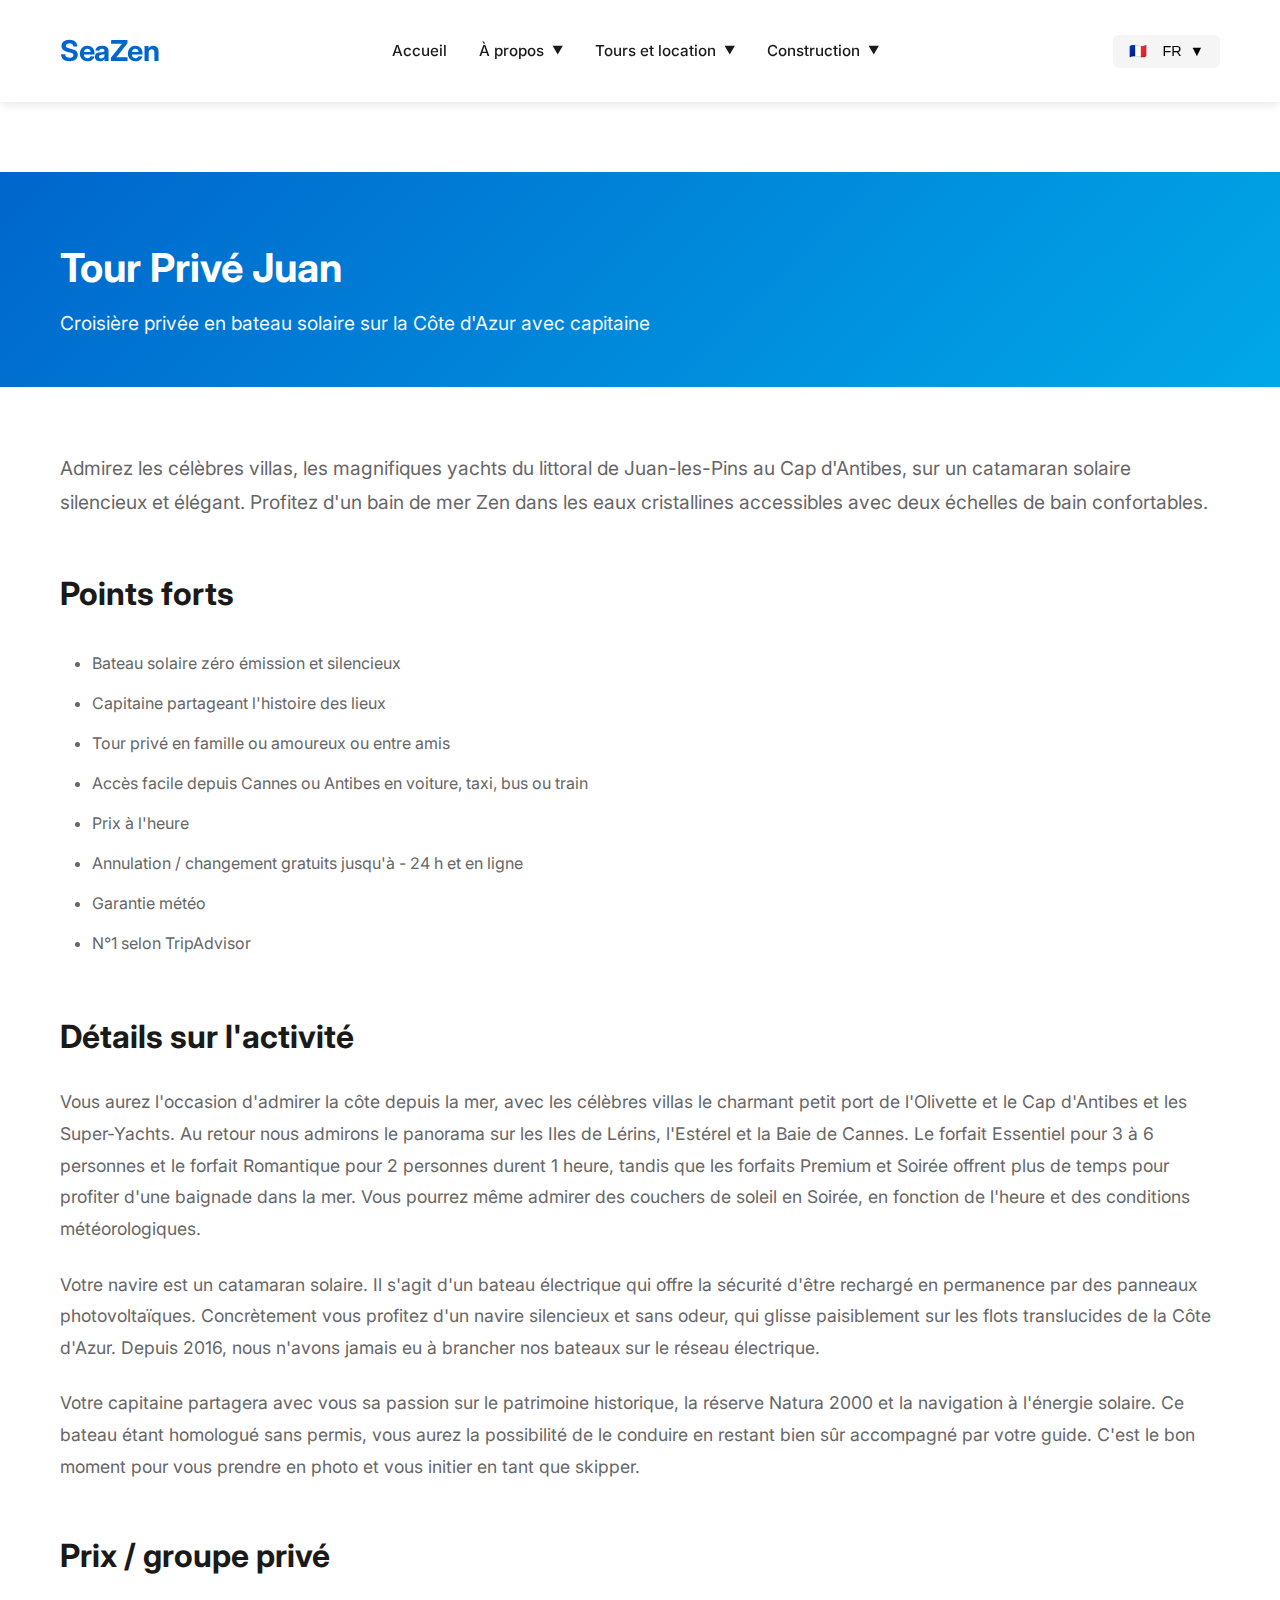
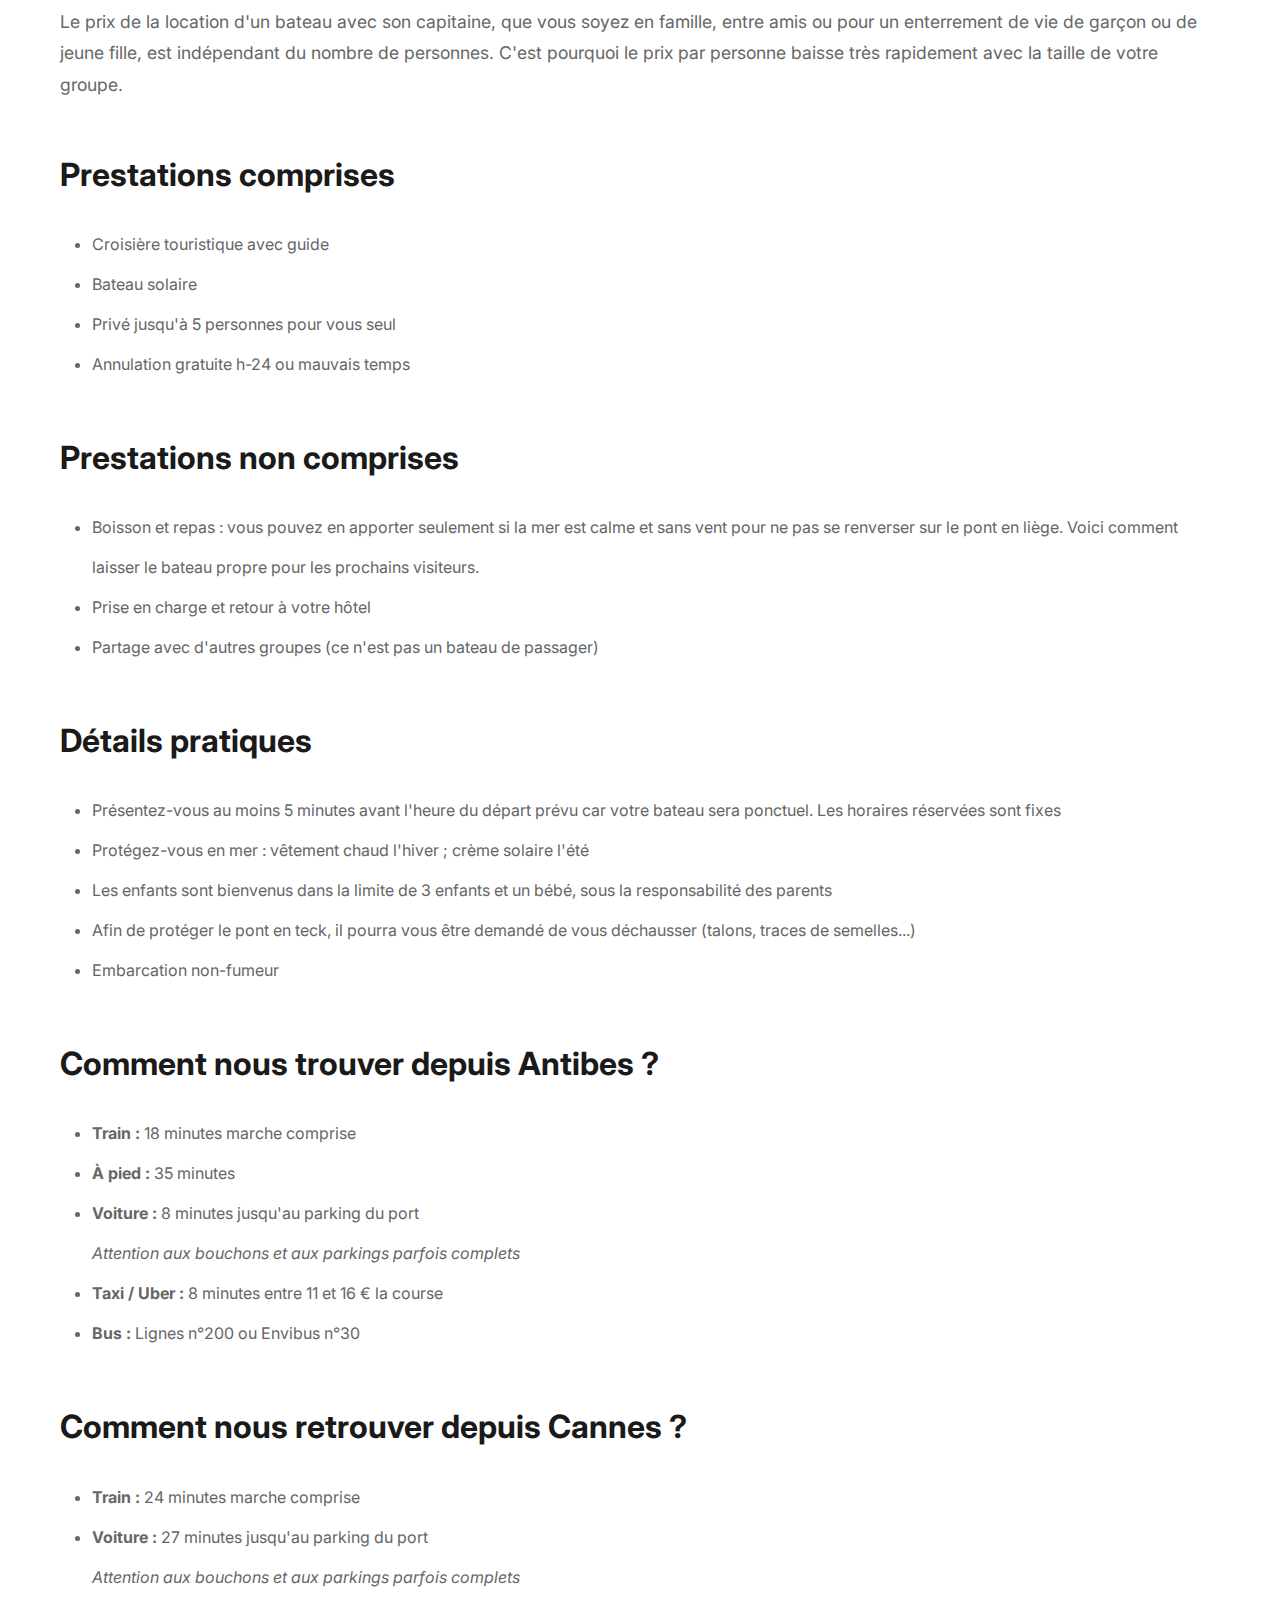
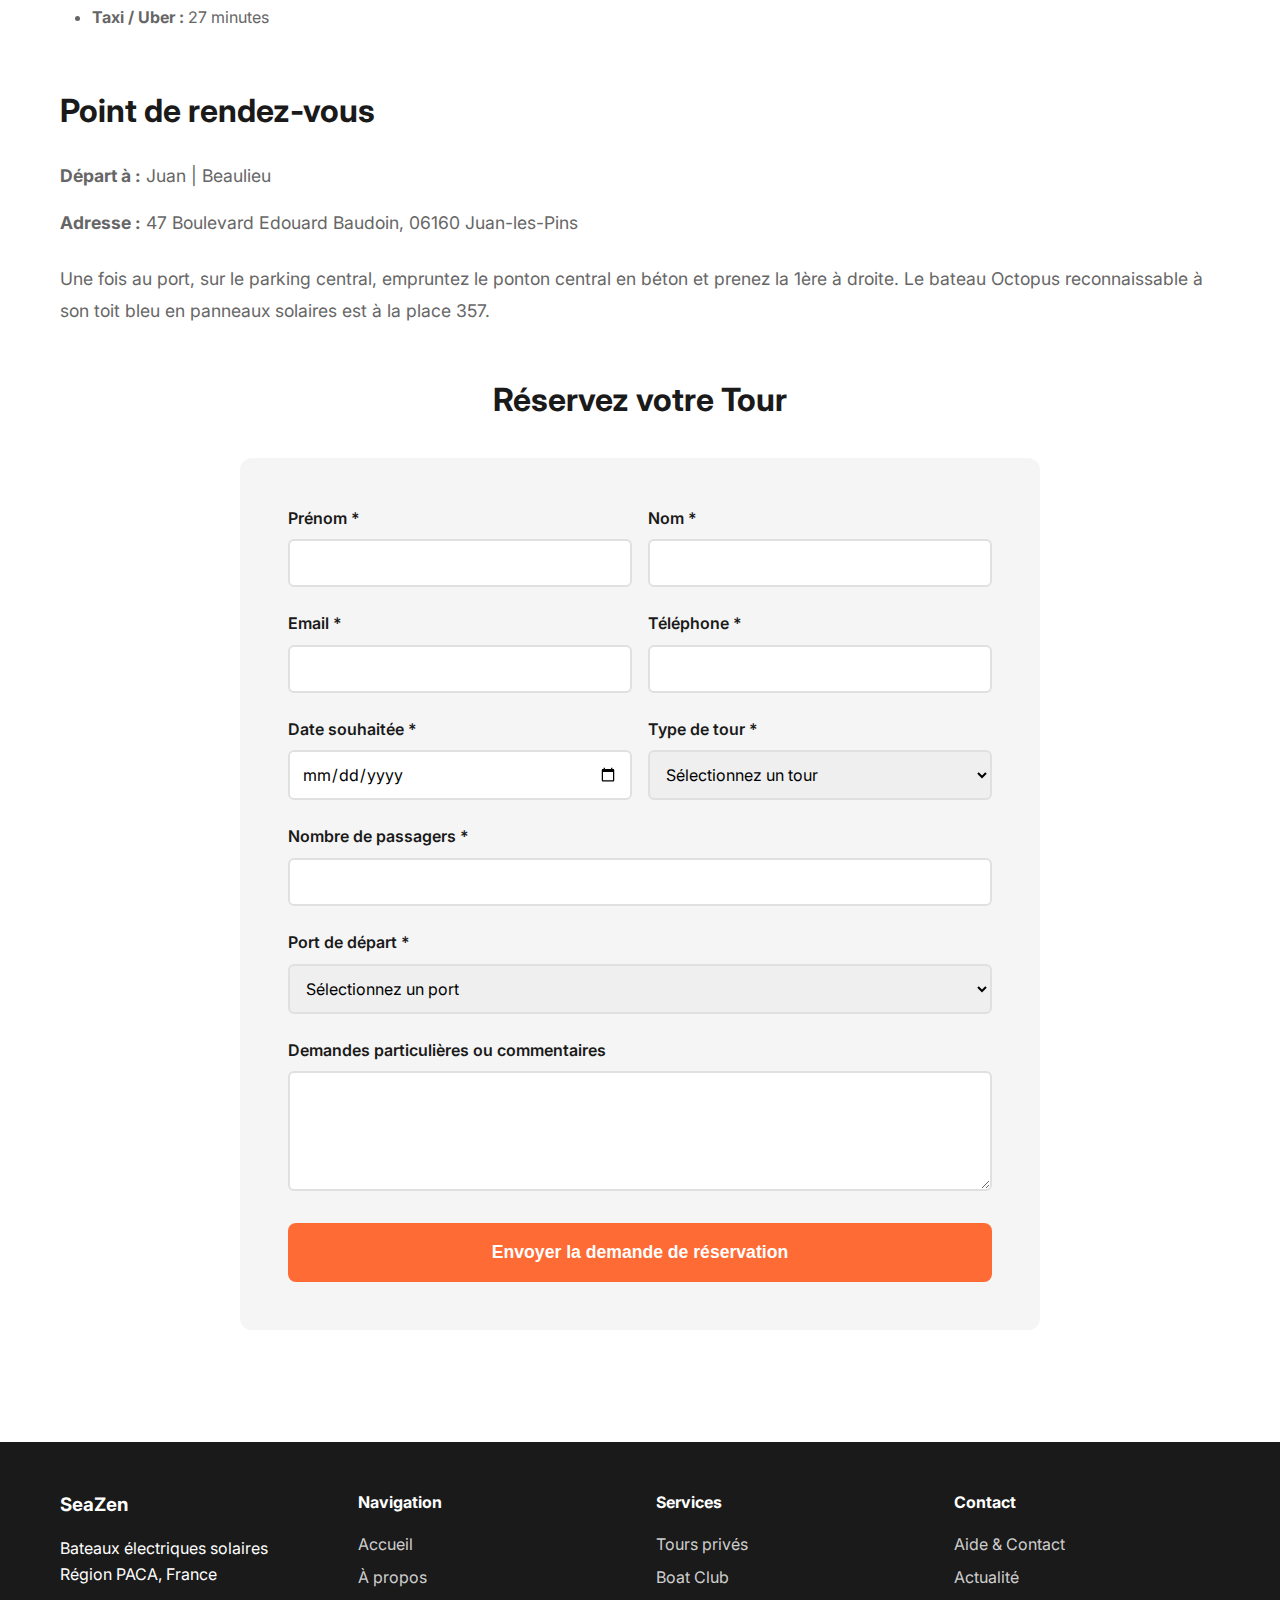
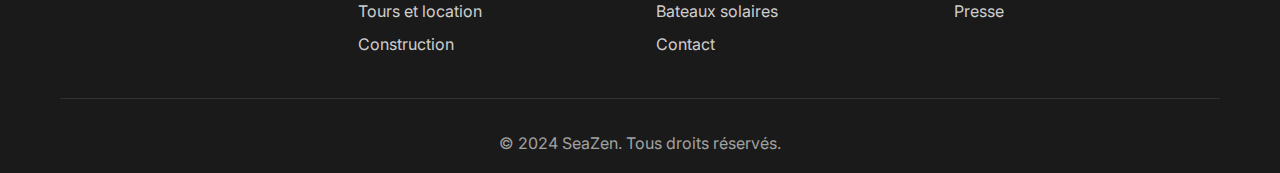
<file: tours-antibes-cannes.html>
<!DOCTYPE html>
<html lang="fr">
<head>
    <meta charset="UTF-8">
    <meta name="viewport" content="width=device-width, initial-scale=1.0">
    <title>Tours Privés entre Antibes et Cannes - SeaZen</title>
    <meta name="description" content="Réservez votre tour privé en bateau solaire entre Antibes et Cannes. Découvrez les Îles de Lérins et les plus belles criques de la Côte d'Azur.">
    <link rel="stylesheet" href="css/style.css">
    <link rel="preconnect" href="https://fonts.googleapis.com">
    <link rel="preconnect" href="https://fonts.gstatic.com" crossorigin>
    <link href="https://fonts.googleapis.com/css2?family=Inter:wght@300;400;500;600;700&display=swap" rel="stylesheet">
</head>
<body>
    <!-- Header -->
    <header class="header" id="header">
        <div class="container">
            <div class="header-content">
                <a href="index.html" class="logo">
                    <h1>SeaZen</h1>
                </a>
                
                <nav class="nav" id="nav">
                    <ul class="nav-list">
                        <li><a href="index.html" class="nav-link">Accueil</a></li>
                        
                        <li class="nav-dropdown">
                            <a href="#" class="nav-link">À propos <span class="arrow">▼</span></a>
                            <ul class="dropdown-menu">
                                <li><a href="qui-sommes-nous.html">Qui sommes-nous ?</a></li>
                                <li><a href="media.html">TV, radio, presse</a></li>
                                <li><a href="actualite.html">Actualité</a></li>
                                <li><a href="contact.html">Aide & contact</a></li>
                            </ul>
                        </li>
                        
                        <li class="nav-dropdown">
                            <a href="#" class="nav-link">Tours et location <span class="arrow">▼</span></a>
                            <ul class="dropdown-menu">
                                <li class="dropdown-section">
                                    <span class="dropdown-title">Tours privés</span>
                                    <ul>
                                        <li><a href="tours-monaco-nice.html">Entre Monaco et Nice</a></li>
                                        <li><a href="tours-antibes-cannes.html">Entre Antibes et Cannes</a></li>
                                    </ul>
                                </li>
                                <li class="dropdown-divider"></li>
                                <li><a href="boat-club.html">Location Boat Club</a></li>
                                <li><a href="dispersion-cendres.html">Dispersion des Cendres</a></li>
                            </ul>
                        </li>
                        
                        <li class="nav-dropdown">
                            <a href="#" class="nav-link">Construction <span class="arrow">▼</span></a>
                            <ul class="dropdown-menu">
                                <li class="dropdown-section">
                                    <span class="dropdown-title">Bateaux solaires</span>
                                    <ul>
                                        <li><a href="bateaux-sre23.html">SEAZEN SRE 23</a></li>
                                    </ul>
                                </li>
                                <li class="dropdown-divider"></li>
                                <li class="dropdown-section">
                                    <span class="dropdown-title">Accompagnement</span>
                                    <ul>
                                        <li><a href="accompagnement-utilisation.html">Utilisation</a></li>
                                        <li><a href="accompagnement-partenariat.html">Partenariat</a></li>
                                        <li><a href="accompagnement-retrofit.html">Retrofit</a></li>
                                        <li><a href="accompagnement-strategie.html">Stratégie</a></li>
                                    </ul>
                                </li>
                            </ul>
                        </li>
                    </ul>
                </nav>
                
                <div class="header-actions">
                    <div class="language-selector">
                        <button class="lang-btn" id="langBtn">
                            <span class="lang-flag">🇫🇷</span>
                            <span class="lang-code">FR</span>
                            <span class="arrow">▼</span>
                        </button>
                        <ul class="lang-dropdown" id="langDropdown">
                            <li><a href="#" data-lang="fr" class="lang-option active">🇫🇷 Français</a></li>
                            <li><a href="#" data-lang="en" class="lang-option">🇬🇧 English</a></li>
                            <li><a href="#" data-lang="es" class="lang-option">🇪🇸 Español</a></li>
                            <li><a href="#" data-lang="it" class="lang-option">🇮🇹 Italiano</a></li>
                        </ul>
                    </div>
                    <button class="mobile-menu-toggle" id="mobileMenuToggle">
                        <span></span>
                        <span></span>
                        <span></span>
                    </button>
                </div>
            </div>
        </div>
    </header>

    <!-- Page Header -->
    <section class="page-header">
        <div class="container">
            <h1>Tour Privé Juan</h1>
            <p>Croisière privée en bateau solaire sur la Côte d'Azur avec capitaine</p>
        </div>
    </section>

    <!-- Page Content -->
    <section class="page-content">
        <div class="container">
            <div class="content-section">
                <p style="font-size: 1.2rem; margin-bottom: 2rem;">Admirez les célèbres villas, les magnifiques yachts du littoral de Juan-les-Pins au Cap d'Antibes, sur un catamaran solaire silencieux et élégant. Profitez d'un bain de mer Zen dans les eaux cristallines accessibles avec deux échelles de bain confortables.</p>
            </div>

            <div class="content-section">
                <h2>Points forts</h2>
                <ul style="margin-left: 2rem; line-height: 2.5; color: var(--gray);">
                    <li>Bateau solaire zéro émission et silencieux</li>
                    <li>Capitaine partageant l'histoire des lieux</li>
                    <li>Tour privé en famille ou amoureux ou entre amis</li>
                    <li>Accès facile depuis Cannes ou Antibes en voiture, taxi, bus ou train</li>
                    <li>Prix à l'heure</li>
                    <li>Annulation / changement gratuits jusqu'à - 24 h et en ligne</li>
                    <li>Garantie météo</li>
                    <li>N°1 selon TripAdvisor</li>
                </ul>
            </div>

            <div class="content-section">
                <h2>Détails sur l'activité</h2>
                <p style="color: var(--gray); margin-bottom: 1.5rem;">Vous aurez l'occasion d'admirer la côte depuis la mer, avec les célèbres villas le charmant petit port de l'Olivette et le Cap d'Antibes et les Super-Yachts. Au retour nous admirons le panorama sur les Iles de Lérins, l'Estérel et la Baie de Cannes. Le forfait Essentiel pour 3 à 6 personnes et le forfait Romantique pour 2 personnes durent 1 heure, tandis que les forfaits Premium et Soirée offrent plus de temps pour profiter d'une baignade dans la mer. Vous pourrez même admirer des couchers de soleil en Soirée, en fonction de l'heure et des conditions météorologiques.</p>
                <p style="color: var(--gray); margin-bottom: 1.5rem;">Votre navire est un catamaran solaire. Il s'agit d'un bateau électrique qui offre la sécurité d'être rechargé en permanence par des panneaux photovoltaïques. Concrètement vous profitez d'un navire silencieux et sans odeur, qui glisse paisiblement sur les flots translucides de la Côte d'Azur. Depuis 2016, nous n'avons jamais eu à brancher nos bateaux sur le réseau électrique.</p>
                <p style="color: var(--gray);">Votre capitaine partagera avec vous sa passion sur le patrimoine historique, la réserve Natura 2000 et la navigation à l'énergie solaire. Ce bateau étant homologué sans permis, vous aurez la possibilité de le conduire en restant bien sûr accompagné par votre guide. C'est le bon moment pour vous prendre en photo et vous initier en tant que skipper.</p>
            </div>

            <div class="content-section">
                <h2>Prix / groupe privé</h2>
                <p style="color: var(--gray);">Le prix de la location d'un bateau avec son capitaine, que vous soyez en famille, entre amis ou pour un enterrement de vie de garçon ou de jeune fille, est indépendant du nombre de personnes. C'est pourquoi le prix par personne baisse très rapidement avec la taille de votre groupe.</p>
            </div>

            <div class="content-section">
                <h2>Prestations comprises</h2>
                <ul style="margin-left: 2rem; line-height: 2.5; color: var(--gray);">
                    <li>Croisière touristique avec guide</li>
                    <li>Bateau solaire</li>
                    <li>Privé jusqu'à 5 personnes pour vous seul</li>
                    <li>Annulation gratuite h-24 ou mauvais temps</li>
                </ul>
            </div>

            <div class="content-section">
                <h2>Prestations non comprises</h2>
                <ul style="margin-left: 2rem; line-height: 2.5; color: var(--gray);">
                    <li>Boisson et repas : vous pouvez en apporter seulement si la mer est calme et sans vent pour ne pas se renverser sur le pont en liège. Voici comment laisser le bateau propre pour les prochains visiteurs.</li>
                    <li>Prise en charge et retour à votre hôtel</li>
                    <li>Partage avec d'autres groupes (ce n'est pas un bateau de passager)</li>
                </ul>
            </div>

            <div class="content-section">
                <h2>Détails pratiques</h2>
                <ul style="margin-left: 2rem; line-height: 2.5; color: var(--gray);">
                    <li>Présentez-vous au moins 5 minutes avant l'heure du départ prévu car votre bateau sera ponctuel. Les horaires réservées sont fixes</li>
                    <li>Protégez-vous en mer : vêtement chaud l'hiver ; crème solaire l'été</li>
                    <li>Les enfants sont bienvenus dans la limite de 3 enfants et un bébé, sous la responsabilité des parents</li>
                    <li>Afin de protéger le pont en teck, il pourra vous être demandé de vous déchausser (talons, traces de semelles...)</li>
                    <li>Embarcation non-fumeur</li>
                </ul>
            </div>

            <div class="content-section">
                <h2>Comment nous trouver depuis Antibes ?</h2>
                <ul style="margin-left: 2rem; line-height: 2.5; color: var(--gray);">
                    <li><strong>Train :</strong> 18 minutes marche comprise</li>
                    <li><strong>À pied :</strong> 35 minutes</li>
                    <li><strong>Voiture :</strong> 8 minutes jusqu'au parking du port<br>
                    <em>Attention aux bouchons et aux parkings parfois complets</em></li>
                    <li><strong>Taxi / Uber :</strong> 8 minutes entre 11 et 16 € la course</li>
                    <li><strong>Bus :</strong> Lignes n°200 ou Envibus n°30</li>
                </ul>
            </div>

            <div class="content-section">
                <h2>Comment nous retrouver depuis Cannes ?</h2>
                <ul style="margin-left: 2rem; line-height: 2.5; color: var(--gray);">
                    <li><strong>Train :</strong> 24 minutes marche comprise</li>
                    <li><strong>Voiture :</strong> 27 minutes jusqu'au parking du port<br>
                    <em>Attention aux bouchons et aux parkings parfois complets</em></li>
                    <li><strong>Taxi / Uber :</strong> 27 minutes</li>
                </ul>
            </div>

            <div class="content-section">
                <h2>Point de rendez-vous</h2>
                <p style="color: var(--gray); margin-bottom: 1rem;"><strong>Départ à :</strong> Juan | Beaulieu</p>
                <p style="color: var(--gray); margin-bottom: 1.5rem;"><strong>Adresse :</strong> 47 Boulevard Edouard Baudoin, 06160 Juan-les-Pins</p>
                <p style="color: var(--gray);">Une fois au port, sur le parking central, empruntez le ponton central en béton et prenez la 1ère à droite. Le bateau Octopus reconnaissable à son toit bleu en panneaux solaires est à la place 357.</p>
            </div>

            <!-- Booking Form -->
            <div class="content-section">
                <h2 style="text-align: center; margin-bottom: 2rem;">Réservez votre Tour</h2>
                <form class="booking-form">
                    <div class="form-row">
                        <div class="form-group">
                            <label for="firstName">Prénom *</label>
                            <input type="text" id="firstName" name="firstName" required>
                        </div>
                        <div class="form-group">
                            <label for="lastName">Nom *</label>
                            <input type="text" id="lastName" name="lastName" required>
                        </div>
                    </div>

                    <div class="form-row">
                        <div class="form-group">
                            <label for="email">Email *</label>
                            <input type="email" id="email" name="email" required>
                        </div>
                        <div class="form-group">
                            <label for="phone">Téléphone *</label>
                            <input type="tel" id="phone" name="phone" required>
                        </div>
                    </div>

                    <div class="form-row">
                        <div class="form-group">
                            <label for="tourDate">Date souhaitée *</label>
                            <input type="date" id="tourDate" name="tourDate" required>
                        </div>
                        <div class="form-group">
                            <label for="tourType">Type de tour *</label>
                            <select id="tourType" name="tourType" required>
                                <option value="">Sélectionnez un tour</option>
                                <option value="iles">Tour Îles de Lérins (3h) - 399€</option>
                                <option value="baie">Tour Baie de Cannes (4h) - 549€</option>
                                <option value="premium">Tour Premium Journée (7h) - 1199€</option>
                            </select>
                        </div>
                    </div>

                    <div class="form-group">
                        <label for="passengers">Nombre de passagers *</label>
                        <input type="number" id="passengers" name="passengers" min="1" max="8" required>
                    </div>

                    <div class="form-group">
                        <label for="departure">Port de départ *</label>
                        <select id="departure" name="departure" required>
                            <option value="">Sélectionnez un port</option>
                            <option value="antibes">Port d'Antibes</option>
                            <option value="cannes">Port de Cannes</option>
                        </select>
                    </div>

                    <div class="form-group">
                        <label for="comments">Demandes particulières ou commentaires</label>
                        <textarea id="comments" name="comments" rows="4"></textarea>
                    </div>

                    <button type="submit" class="btn btn-primary btn-large" style="width: 100%;">Envoyer la demande de réservation</button>
                </form>
            </div>
        </div>
    </section>

    <!-- Footer -->
    <footer class="footer">
        <div class="container">
            <div class="footer-content">
                <div class="footer-section">
                    <h3>SeaZen</h3>
                    <p>Bateaux électriques solaires<br>Région PACA, France</p>
                </div>
                <div class="footer-section">
                    <h4>Navigation</h4>
                    <ul>
                        <li><a href="index.html">Accueil</a></li>
                        <li><a href="qui-sommes-nous.html">À propos</a></li>
                        <li><a href="tours-monaco-nice.html">Tours et location</a></li>
                        <li><a href="bateaux-sre23.html">Construction</a></li>
                    </ul>
                </div>
                <div class="footer-section">
                    <h4>Services</h4>
                    <ul>
                        <li><a href="tours-monaco-nice.html">Tours privés</a></li>
                        <li><a href="boat-club.html">Boat Club</a></li>
                        <li><a href="bateaux-sre23.html">Bateaux solaires</a></li>
                        <li><a href="contact.html">Contact</a></li>
                    </ul>
                </div>
                <div class="footer-section">
                    <h4>Contact</h4>
                    <ul>
                        <li><a href="contact.html">Aide & Contact</a></li>
                        <li><a href="actualite.html">Actualité</a></li>
                        <li><a href="media.html">Presse</a></li>
                    </ul>
                </div>
            </div>
            <div class="footer-bottom">
                <p>&copy; 2024 SeaZen. Tous droits réservés.</p>
            </div>
        </div>
    </footer>

    <script src="js/main.js"></script>
</body>
</html>
</file>
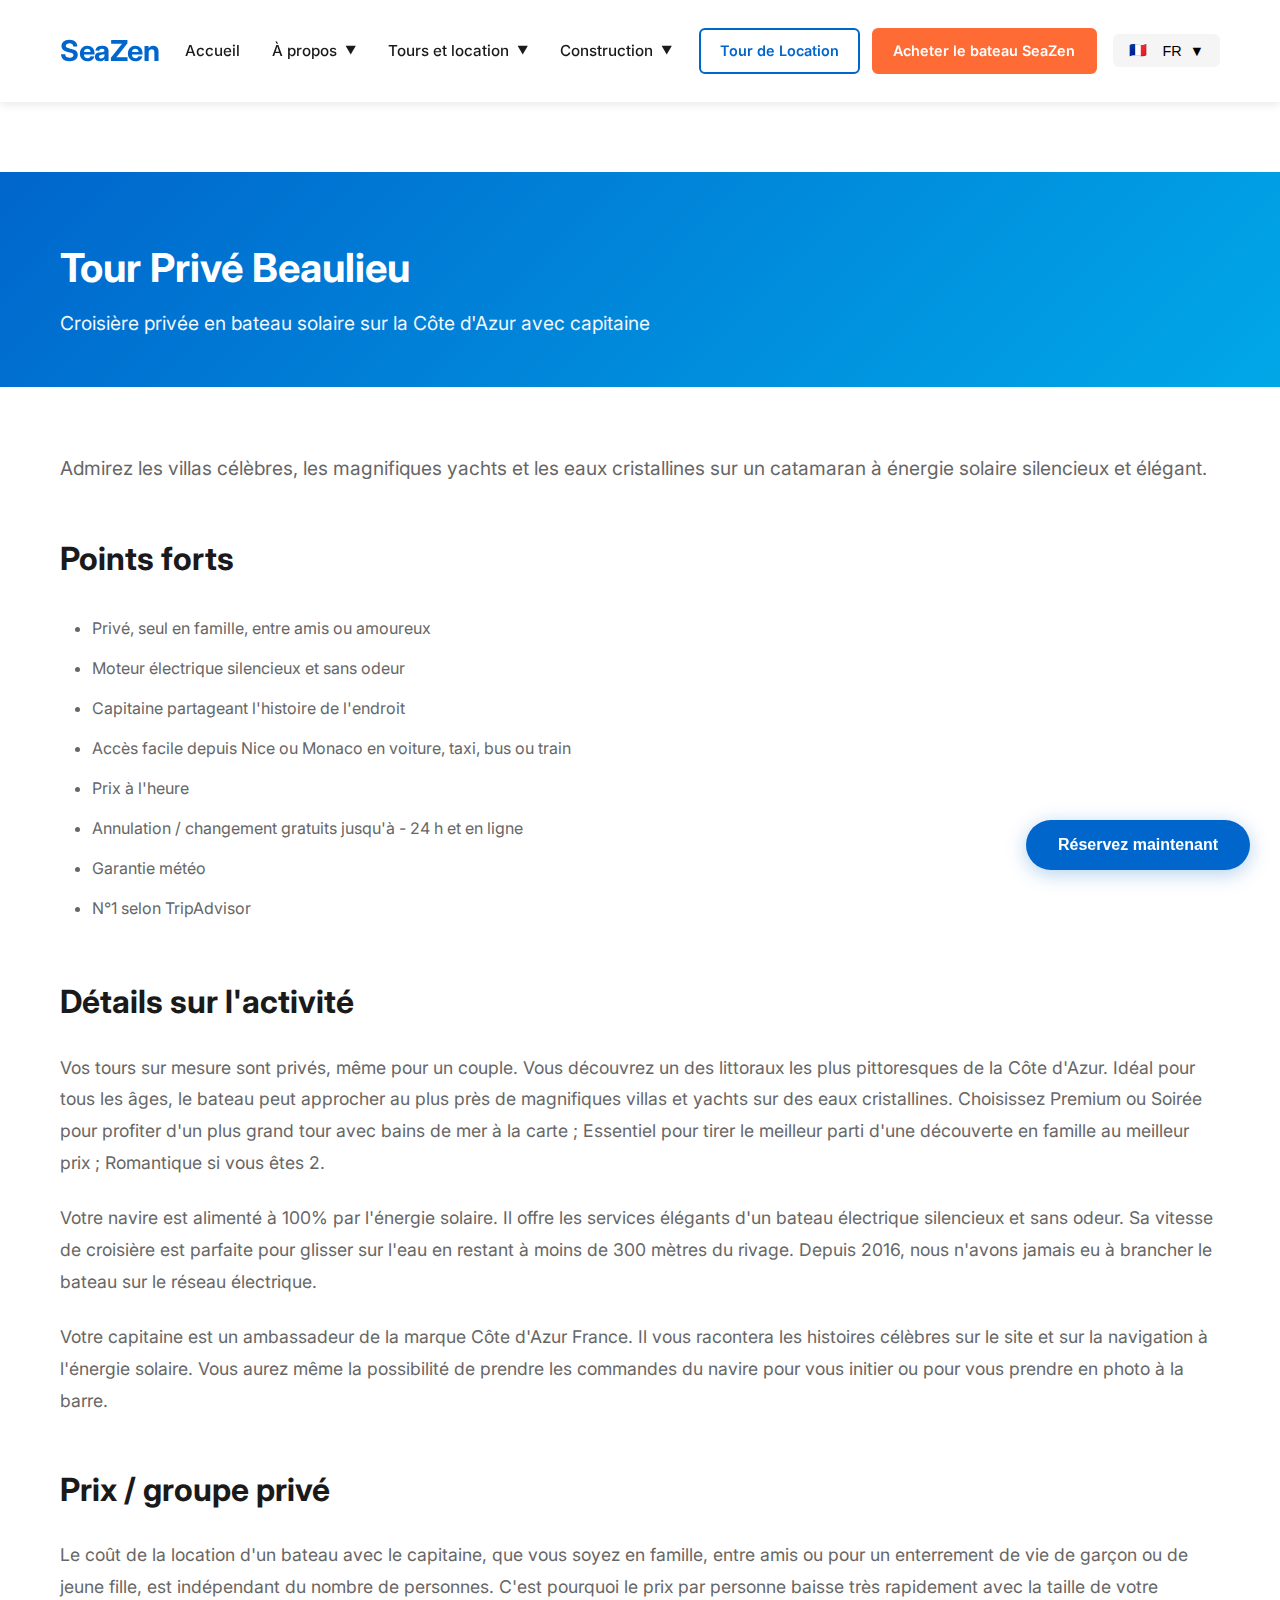
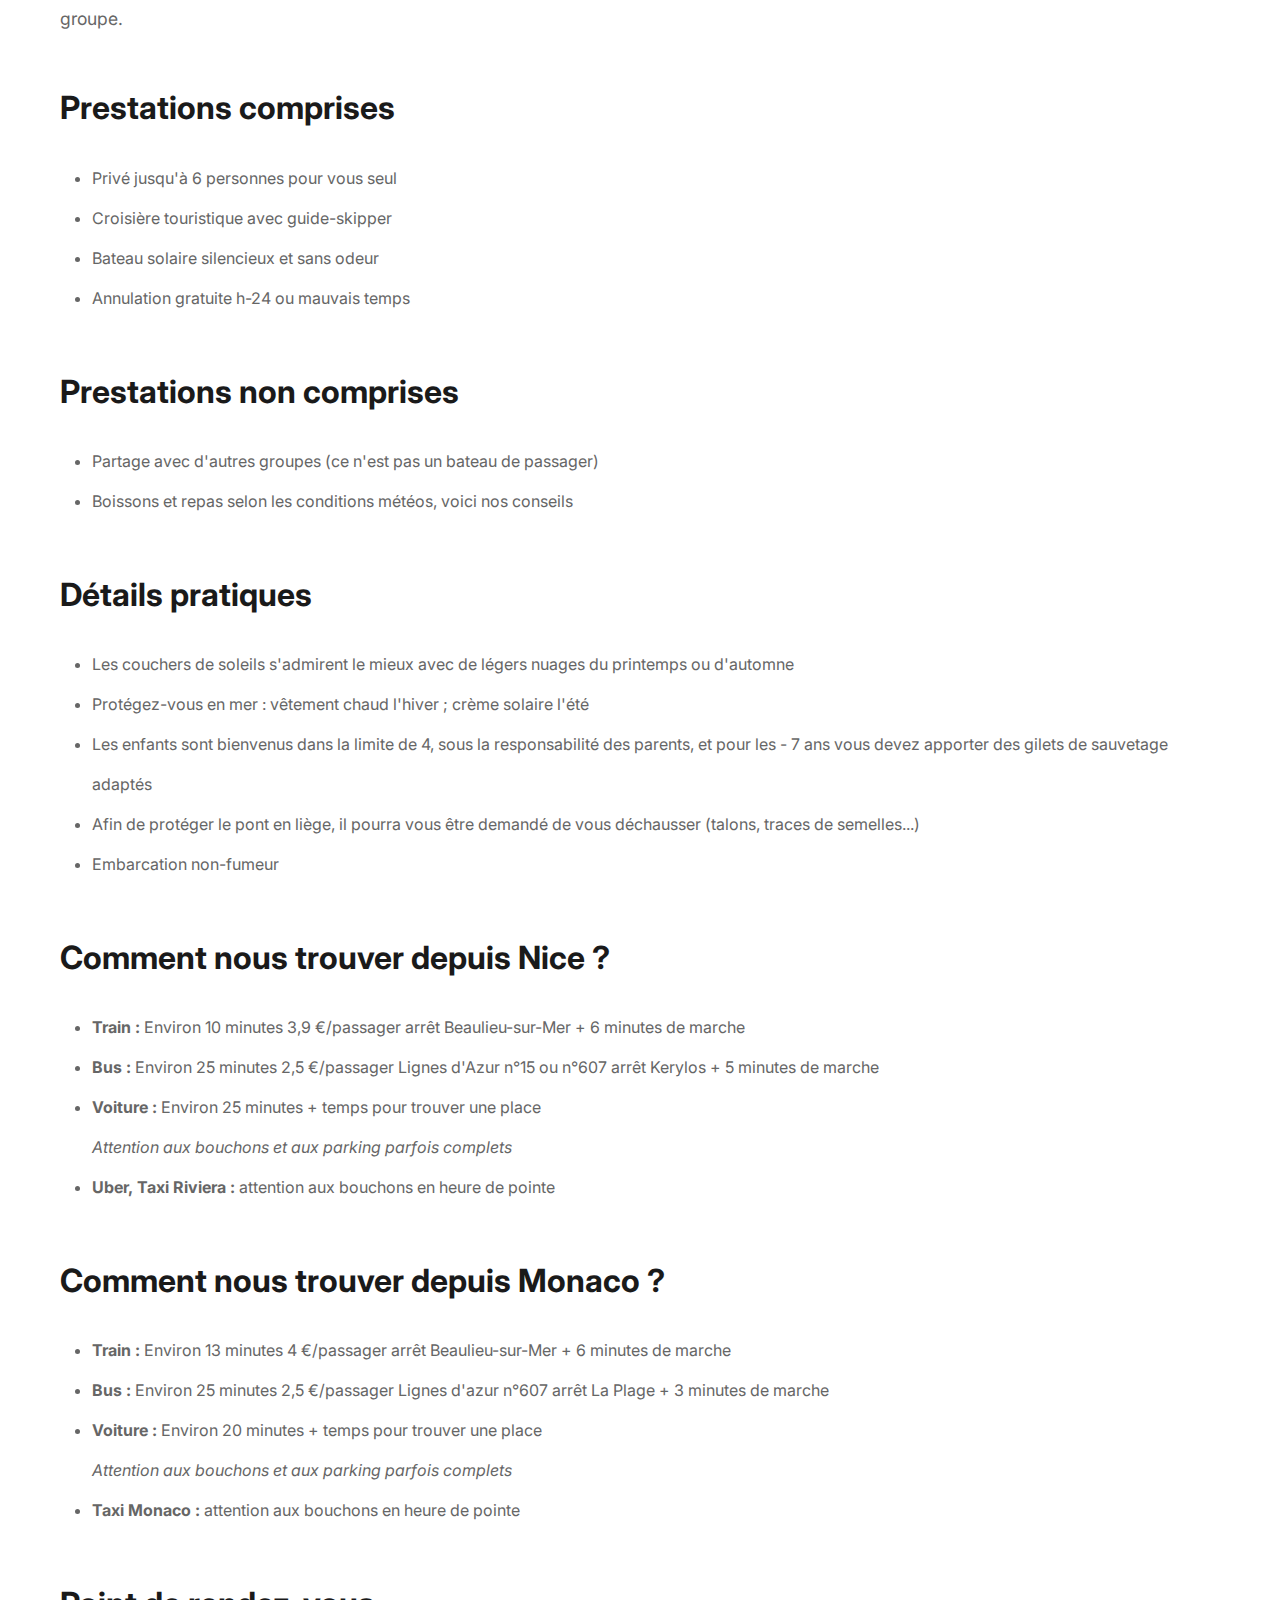
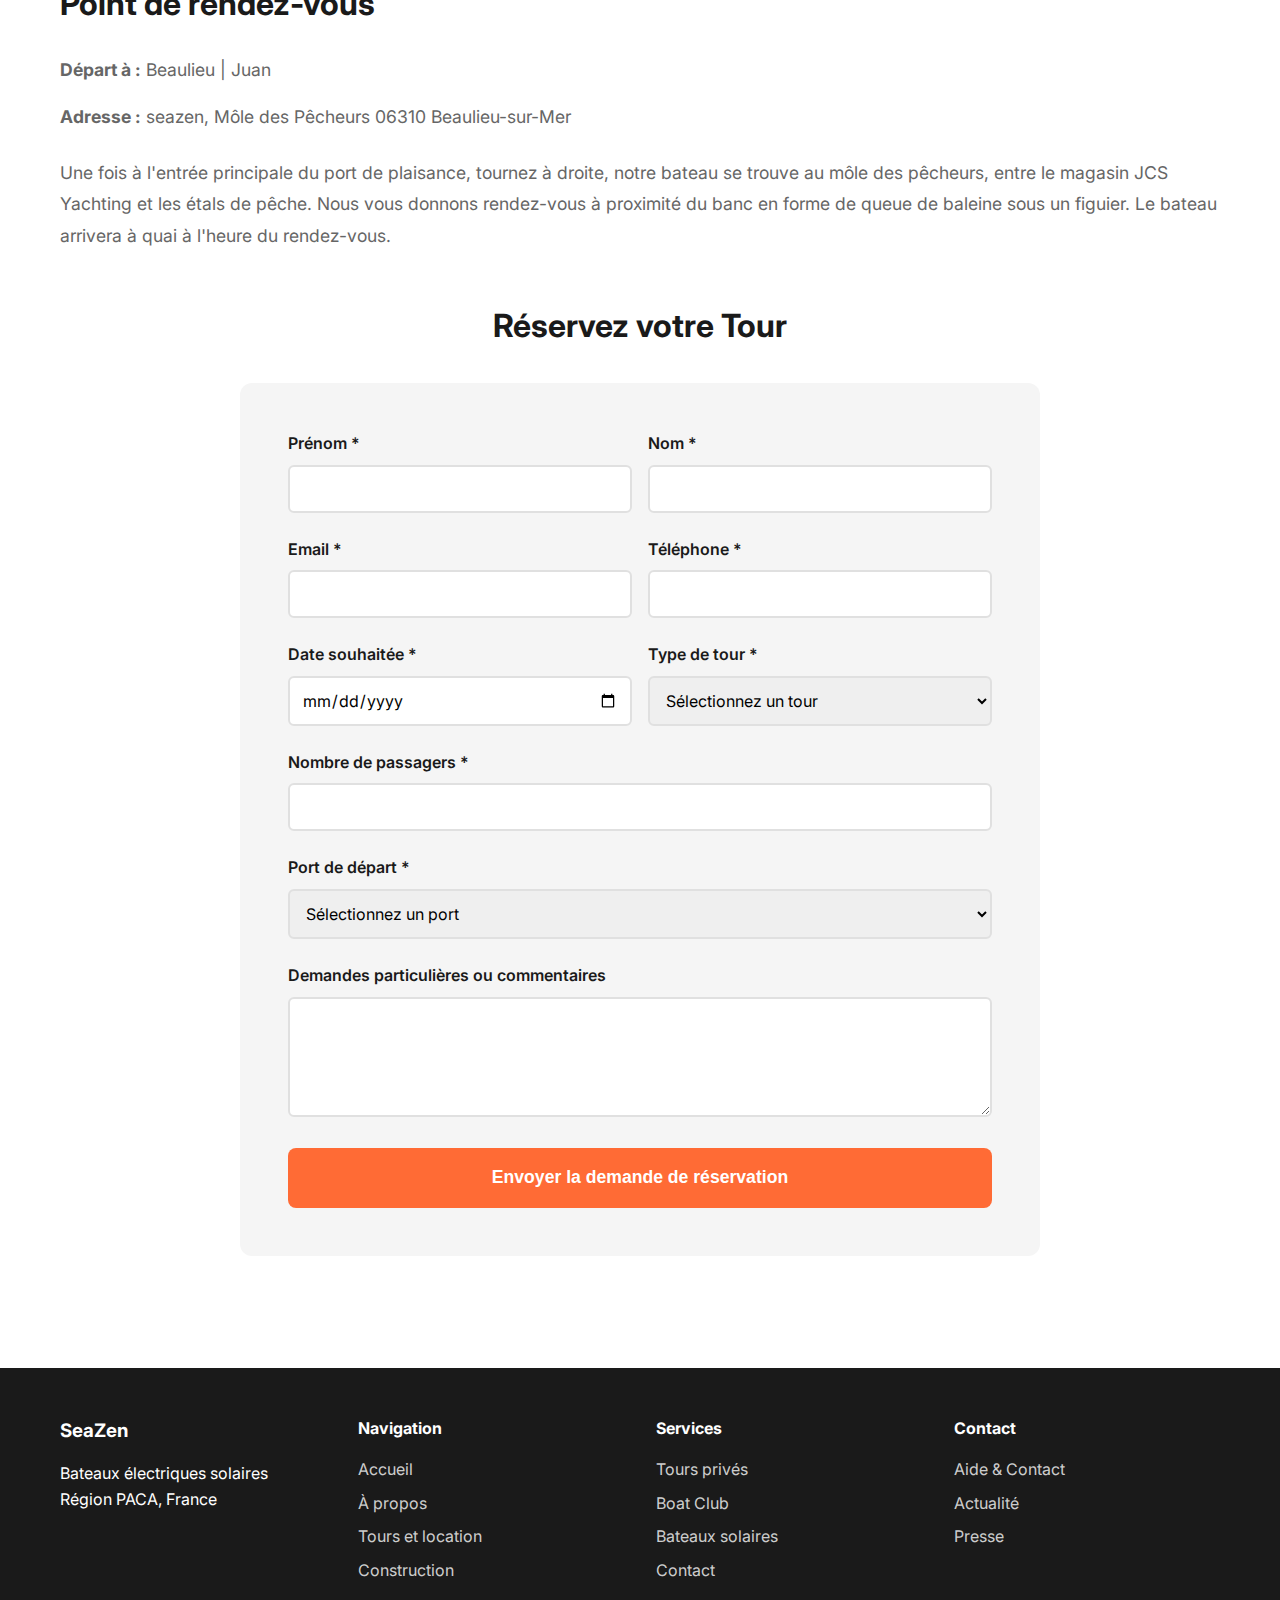
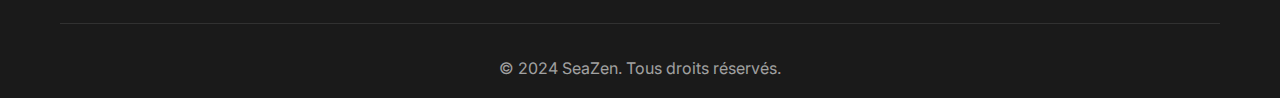
<file: tours-monaco-nice.html>
<!DOCTYPE html>
<html lang="fr">
<head>
    <meta charset="UTF-8">
    <meta name="viewport" content="width=device-width, initial-scale=1.0">
    <title>Tours Privés entre Monaco et Nice - SeaZen</title>
    <meta name="description" content="Réservez votre tour privé en bateau solaire entre Monaco et Nice. Expérience exclusive et écologique sur la Côte d'Azur.">
    <link rel="stylesheet" href="css/style.css">
    <link rel="preconnect" href="https://fonts.googleapis.com">
    <link rel="preconnect" href="https://fonts.gstatic.com" crossorigin>
    <link href="https://fonts.googleapis.com/css2?family=Inter:wght@300;400;500;600;700&display=swap" rel="stylesheet">
</head>
<body>
    <!-- Header -->
    <header class="header" id="header">
        <div class="container">
            <div class="header-content">
                <a href="index.html" class="logo">
                    <h1>SeaZen</h1>
                </a>
                
                <nav class="nav" id="nav">
                    <ul class="nav-list">
                        <li><a href="index.html" class="nav-link">Accueil</a></li>
                        
                        <li class="nav-dropdown">
                            <a href="#" class="nav-link">À propos <span class="arrow">▼</span></a>
                            <ul class="dropdown-menu">
                                <li><a href="qui-sommes-nous.html">Qui sommes-nous ?</a></li>
                                <li><a href="media.html">TV, radio, presse</a></li>
                                <li><a href="actualite.html">Actualité</a></li>
                                <li><a href="contact.html">Aide & contact</a></li>
                            </ul>
                        </li>
                        
                        <li class="nav-dropdown">
                            <a href="#" class="nav-link">Tours et location <span class="arrow">▼</span></a>
                            <ul class="dropdown-menu">
                                <li class="dropdown-section">
                                    <span class="dropdown-title">Tours privés</span>
                                    <ul>
                                        <li><a href="tours-monaco-nice.html">Entre Monaco et Nice</a></li>
                                        <li><a href="tours-antibes-cannes.html">Entre Antibes et Cannes</a></li>
                                    </ul>
                                </li>
                                <li class="dropdown-divider"></li>
                                <li><a href="boat-club.html">Location Boat Club</a></li>
                                <li><a href="dispersion-cendres.html">Dispersion des Cendres</a></li>
                            </ul>
                        </li>
                        
                        <li class="nav-dropdown">
                            <a href="#" class="nav-link">Construction <span class="arrow">▼</span></a>
                            <ul class="dropdown-menu">
                                <li class="dropdown-section">
                                    <span class="dropdown-title">Bateaux solaires</span>
                                    <ul>
                                        <li><a href="bateaux-sre23.html">SEAZEN SRE 23</a></li>
                                    </ul>
                                </li>
                                <li class="dropdown-divider"></li>
                                <li class="dropdown-section">
                                    <span class="dropdown-title">Accompagnement</span>
                                    <ul>
                                        <li><a href="accompagnement-utilisation.html">Utilisation</a></li>
                                        <li><a href="accompagnement-partenariat.html">Partenariat</a></li>
                                        <li><a href="accompagnement-retrofit.html">Retrofit</a></li>
                                        <li><a href="accompagnement-strategie.html">Stratégie</a></li>
                                    </ul>
                                </li>
                            </ul>
                        </li>
                    </ul>
                </nav>
                
                <div class="header-actions">
                    <div class="header-buttons">
                        <a href="tours-monaco-nice.html" class="header-btn header-btn-tour">Tour de Location</a>
                        <a href="bateaux-sre23.html" class="header-btn header-btn-buy">Acheter le bateau SeaZen</a>
                    </div>
                    
                    <div class="language-selector">
                        <button class="lang-btn" id="langBtn">
                            <span class="lang-flag">🇫🇷</span>
                            <span class="lang-code">FR</span>
                            <span class="arrow">▼</span>
                        </button>
                        <ul class="lang-dropdown" id="langDropdown">
                            <li><a href="#" data-lang="fr" class="lang-option active">🇫🇷 Français</a></li>
                            <li><a href="#" data-lang="en" class="lang-option">🇬🇧 English</a></li>
                            <li><a href="#" data-lang="es" class="lang-option">🇪🇸 Español</a></li>
                            <li><a href="#" data-lang="it" class="lang-option">🇮🇹 Italiano</a></li>
                        </ul>
                    </div>
                    <button class="mobile-menu-toggle" id="mobileMenuToggle">
                        <span></span>
                        <span></span>
                        <span></span>
                    </button>
                </div>
            </div>
        </div>
    </header>

    <!-- Page Header -->
    <section class="page-header">
        <div class="container">
            <h1>Tour Privé Beaulieu</h1>
            <p>Croisière privée en bateau solaire sur la Côte d'Azur avec capitaine</p>
        </div>
    </section>

    <!-- Page Content -->
    <section class="page-content">
        <div class="container">
            <div class="content-section">
                <p style="font-size: 1.2rem; margin-bottom: 2rem;">Admirez les villas célèbres, les magnifiques yachts et les eaux cristallines sur un catamaran à énergie solaire silencieux et élégant.</p>
            </div>

            <div class="content-section">
                <h2>Points forts</h2>
                <ul style="margin-left: 2rem; line-height: 2.5; color: var(--gray);">
                    <li>Privé, seul en famille, entre amis ou amoureux</li>
                    <li>Moteur électrique silencieux et sans odeur</li>
                    <li>Capitaine partageant l'histoire de l'endroit</li>
                    <li>Accès facile depuis Nice ou Monaco en voiture, taxi, bus ou train</li>
                    <li>Prix à l'heure</li>
                    <li>Annulation / changement gratuits jusqu'à - 24 h et en ligne</li>
                    <li>Garantie météo</li>
                    <li>N°1 selon TripAdvisor</li>
                </ul>
            </div>

            <div class="content-section">
                <h2>Détails sur l'activité</h2>
                <p style="color: var(--gray); margin-bottom: 1.5rem;">Vos tours sur mesure sont privés, même pour un couple. Vous découvrez un des littoraux les plus pittoresques de la Côte d'Azur. Idéal pour tous les âges, le bateau peut approcher au plus près de magnifiques villas et yachts sur des eaux cristallines. Choisissez Premium ou Soirée pour profiter d'un plus grand tour avec bains de mer à la carte ; Essentiel pour tirer le meilleur parti d'une découverte en famille au meilleur prix ; Romantique si vous êtes 2.</p>
                <p style="color: var(--gray); margin-bottom: 1.5rem;">Votre navire est alimenté à 100% par l'énergie solaire. Il offre les services élégants d'un bateau électrique silencieux et sans odeur. Sa vitesse de croisière est parfaite pour glisser sur l'eau en restant à moins de 300 mètres du rivage. Depuis 2016, nous n'avons jamais eu à brancher le bateau sur le réseau électrique.</p>
                <p style="color: var(--gray);">Votre capitaine est un ambassadeur de la marque Côte d'Azur France. Il vous racontera les histoires célèbres sur le site et sur la navigation à l'énergie solaire. Vous aurez même la possibilité de prendre les commandes du navire pour vous initier ou pour vous prendre en photo à la barre.</p>
            </div>

            <div class="content-section">
                <h2>Prix / groupe privé</h2>
                <p style="color: var(--gray);">Le coût de la location d'un bateau avec le capitaine, que vous soyez en famille, entre amis ou pour un enterrement de vie de garçon ou de jeune fille, est indépendant du nombre de personnes. C'est pourquoi le prix par personne baisse très rapidement avec la taille de votre groupe.</p>
            </div>

            <div class="content-section">
                <h2>Prestations comprises</h2>
                <ul style="margin-left: 2rem; line-height: 2.5; color: var(--gray);">
                    <li>Privé jusqu'à 6 personnes pour vous seul</li>
                    <li>Croisière touristique avec guide-skipper</li>
                    <li>Bateau solaire silencieux et sans odeur</li>
                    <li>Annulation gratuite h-24 ou mauvais temps</li>
                </ul>
            </div>

            <div class="content-section">
                <h2>Prestations non comprises</h2>
                <ul style="margin-left: 2rem; line-height: 2.5; color: var(--gray);">
                    <li>Partage avec d'autres groupes (ce n'est pas un bateau de passager)</li>
                    <li>Boissons et repas selon les conditions météos, voici nos conseils</li>
                </ul>
            </div>

            <div class="content-section">
                <h2>Détails pratiques</h2>
                <ul style="margin-left: 2rem; line-height: 2.5; color: var(--gray);">
                    <li>Les couchers de soleils s'admirent le mieux avec de légers nuages du printemps ou d'automne</li>
                    <li>Protégez-vous en mer : vêtement chaud l'hiver ; crème solaire l'été</li>
                    <li>Les enfants sont bienvenus dans la limite de 4, sous la responsabilité des parents, et pour les - 7 ans vous devez apporter des gilets de sauvetage adaptés</li>
                    <li>Afin de protéger le pont en liège, il pourra vous être demandé de vous déchausser (talons, traces de semelles...)</li>
                    <li>Embarcation non-fumeur</li>
                </ul>
            </div>

            <div class="content-section">
                <h2>Comment nous trouver depuis Nice ?</h2>
                <ul style="margin-left: 2rem; line-height: 2.5; color: var(--gray);">
                    <li><strong>Train :</strong> Environ 10 minutes 3,9 €/passager arrêt Beaulieu-sur-Mer + 6 minutes de marche</li>
                    <li><strong>Bus :</strong> Environ 25 minutes 2,5 €/passager Lignes d'Azur n°15 ou n°607 arrêt Kerylos + 5 minutes de marche</li>
                    <li><strong>Voiture :</strong> Environ 25 minutes + temps pour trouver une place<br>
                    <em>Attention aux bouchons et aux parking parfois complets</em></li>
                    <li><strong>Uber, Taxi Riviera :</strong> attention aux bouchons en heure de pointe</li>
                </ul>
            </div>

            <div class="content-section">
                <h2>Comment nous trouver depuis Monaco ?</h2>
                <ul style="margin-left: 2rem; line-height: 2.5; color: var(--gray);">
                    <li><strong>Train :</strong> Environ 13 minutes 4 €/passager arrêt Beaulieu-sur-Mer + 6 minutes de marche</li>
                    <li><strong>Bus :</strong> Environ 25 minutes 2,5 €/passager Lignes d'azur n°607 arrêt La Plage + 3 minutes de marche</li>
                    <li><strong>Voiture :</strong> Environ 20 minutes + temps pour trouver une place<br>
                    <em>Attention aux bouchons et aux parking parfois complets</em></li>
                    <li><strong>Taxi Monaco :</strong> attention aux bouchons en heure de pointe</li>
                </ul>
            </div>

            <div class="content-section">
                <h2>Point de rendez-vous</h2>
                <p style="color: var(--gray); margin-bottom: 1rem;"><strong>Départ à :</strong> Beaulieu | Juan</p>
                <p style="color: var(--gray); margin-bottom: 1.5rem;"><strong>Adresse :</strong> seazen, Môle des Pêcheurs 06310 Beaulieu-sur-Mer</p>
                <p style="color: var(--gray);">Une fois à l'entrée principale du port de plaisance, tournez à droite, notre bateau se trouve au môle des pêcheurs, entre le magasin JCS Yachting et les étals de pêche. Nous vous donnons rendez-vous à proximité du banc en forme de queue de baleine sous un figuier. Le bateau arrivera à quai à l'heure du rendez-vous.</p>
            </div>

            <!-- Booking Form -->
            <div class="content-section">
                <h2 style="text-align: center; margin-bottom: 2rem;">Réservez votre Tour</h2>
                <form class="booking-form">
                    <div class="form-row">
                        <div class="form-group">
                            <label for="firstName">Prénom *</label>
                            <input type="text" id="firstName" name="firstName" required>
                        </div>
                        <div class="form-group">
                            <label for="lastName">Nom *</label>
                            <input type="text" id="lastName" name="lastName" required>
                        </div>
                    </div>

                    <div class="form-row">
                        <div class="form-group">
                            <label for="email">Email *</label>
                            <input type="email" id="email" name="email" required>
                        </div>
                        <div class="form-group">
                            <label for="phone">Téléphone *</label>
                            <input type="tel" id="phone" name="phone" required>
                        </div>
                    </div>

                    <div class="form-row">
                        <div class="form-group">
                            <label for="tourDate">Date souhaitée *</label>
                            <input type="date" id="tourDate" name="tourDate" required>
                        </div>
                        <div class="form-group">
                            <label for="tourType">Type de tour *</label>
                            <select id="tourType" name="tourType" required>
                                <option value="">Sélectionnez un tour</option>
                                <option value="decouverte">Tour Découverte (2h) - 299€</option>
                                <option value="premium">Tour Premium (4h) - 549€</option>
                                <option value="vip">Tour VIP (Journée) - 1299€</option>
                            </select>
                        </div>
                    </div>

                    <div class="form-group">
                        <label for="passengers">Nombre de passagers *</label>
                        <input type="number" id="passengers" name="passengers" min="1" max="8" required>
                    </div>

                    <div class="form-group">
                        <label for="departure">Port de départ *</label>
                        <select id="departure" name="departure" required>
                            <option value="">Sélectionnez un port</option>
                            <option value="monaco">Port de Monaco</option>
                            <option value="nice">Port de Nice</option>
                        </select>
                    </div>

                    <div class="form-group">
                        <label for="comments">Demandes particulières ou commentaires</label>
                        <textarea id="comments" name="comments" rows="4"></textarea>
                    </div>

                    <button type="submit" class="btn btn-primary btn-large" style="width: 100%;">Envoyer la demande de réservation</button>
                </form>
            </div>
        </div>
    </section>

    <!-- Footer -->
    <footer class="footer">
        <div class="container">
            <div class="footer-content">
                <div class="footer-section">
                    <h3>SeaZen</h3>
                    <p>Bateaux électriques solaires<br>Région PACA, France</p>
                </div>
                <div class="footer-section">
                    <h4>Navigation</h4>
                    <ul>
                        <li><a href="index.html">Accueil</a></li>
                        <li><a href="qui-sommes-nous.html">À propos</a></li>
                        <li><a href="tours-monaco-nice.html">Tours et location</a></li>
                        <li><a href="bateaux-sre23.html">Construction</a></li>
                    </ul>
                </div>
                <div class="footer-section">
                    <h4>Services</h4>
                    <ul>
                        <li><a href="tours-monaco-nice.html">Tours privés</a></li>
                        <li><a href="boat-club.html">Boat Club</a></li>
                        <li><a href="bateaux-sre23.html">Bateaux solaires</a></li>
                        <li><a href="contact.html">Contact</a></li>
                    </ul>
                </div>
                <div class="footer-section">
                    <h4>Contact</h4>
                    <ul>
                        <li><a href="contact.html">Aide & Contact</a></li>
                        <li><a href="actualite.html">Actualité</a></li>
                        <li><a href="media.html">Presse</a></li>
                    </ul>
                </div>
            </div>
            <div class="footer-bottom">
                <p>&copy; 2024 SeaZen. Tous droits réservés.</p>
            </div>
        </div>
    </footer>

    <script src="js/main.js"></script>

    <!-- Booking Overlay Button -->
    <button id="bookingOverlayBtn" class="booking-overlay-btn">Réservez maintenant</button>

    <!-- Booking Popup -->
    <div id="bookingPopup" class="booking-popup">
        <div class="booking-popup-content">
            <button id="bookingPopupClose" class="booking-popup-close">&times;</button>
            <h2 class="booking-popup-title">Choisissez votre tour</h2>
            <div class="booking-popup-options">
                <a href="tours-monaco-nice.html" class="booking-option">
                    <div class="booking-option-title">Tours à Beaulieu</div>
                    <div class="booking-option-subtitle">Départ entre Nice & Monaco</div>
                </a>
                <a href="tours-antibes-cannes.html" class="booking-option">
                    <div class="booking-option-title">Tours à Juan les Pins</div>
                    <div class="booking-option-subtitle">Départ entre Antibes & Cannes</div>
                </a>
            </div>
        </div>
    </div>
</body>
</html>
</file>
<file: css/style.css>
/* Reset & Base Styles */
* {
    margin: 0;
    padding: 0;
    box-sizing: border-box;
}

:root {
    --primary-color: #0066cc;
    --secondary-color: #00a8e8;
    --accent-color: #ff6b35;
    --dark-blue: #003d7a;
    --light-blue: #e6f2ff;
    --dark: #1a1a1a;
    --gray: #666;
    --light-gray: #f5f5f5;
    --white: #ffffff;
    --font-primary: 'Inter', -apple-system, BlinkMacSystemFont, 'Segoe UI', sans-serif;
    --transition: all 0.3s ease;
}

html {
    scroll-behavior: smooth;
}

body {
    font-family: var(--font-primary);
    color: var(--dark);
    line-height: 1.6;
    overflow-x: hidden;
}

.container {
    max-width: 1200px;
    margin: 0 auto;
    padding: 0 20px;
}

/* Header Styles */
.header {
    background: var(--white);
    box-shadow: 0 2px 10px rgba(0, 0, 0, 0.1);
    position: sticky;
    top: 0;
    z-index: 1000;
    transition: var(--transition);
}

.header-content {
    display: flex;
    align-items: center;
    justify-content: space-between;
    padding: 1rem 0;
}

.logo {
    display: flex;
    align-items: center;
    text-decoration: none;
    height: 70px;
}

.logo img {
    height: 70px;
    width: auto;
    max-width: 280px;
    object-fit: contain;
    display: block;
}

.logo h1 {
    font-size: 1.8rem;
    font-weight: 700;
    color: var(--primary-color);
    letter-spacing: -0.5px;
}

.nav-list {
    display: flex;
    list-style: none;
    align-items: center;
    gap: 2rem;
}

.nav-link {
    text-decoration: none;
    color: var(--dark);
    font-weight: 500;
    font-size: 0.95rem;
    transition: var(--transition);
    display: flex;
    align-items: center;
    gap: 0.5rem;
    padding: 0.5rem 0;
    position: relative;
}

.nav-link:hover {
    color: var(--primary-color);
}

.nav-link .arrow {
    font-size: 0.7rem;
    transition: var(--transition);
}

/* Dropdown Menu */
.nav-dropdown {
    position: relative;
}

.dropdown-menu {
    position: absolute;
    top: 100%;
    left: 0;
    background: var(--white);
    box-shadow: 0 4px 20px rgba(0, 0, 0, 0.15);
    border-radius: 8px;
    min-width: 250px;
    padding: 1rem 0;
    list-style: none;
    opacity: 0;
    visibility: hidden;
    transform: translateY(-10px);
    transition: var(--transition);
    margin-top: 0.5rem;
}

.nav-dropdown:hover .dropdown-menu {
    opacity: 1;
    visibility: visible;
    transform: translateY(0);
}

.dropdown-menu li {
    margin: 0;
}

.dropdown-menu a {
    display: block;
    padding: 0.75rem 1.5rem;
    color: var(--dark);
    text-decoration: none;
    transition: var(--transition);
    font-size: 0.9rem;
}

.dropdown-menu a:hover {
    background: var(--light-blue);
    color: var(--primary-color);
}

.dropdown-section {
    padding: 0;
}

.dropdown-title {
    display: block;
    padding: 0.5rem 1.5rem;
    font-weight: 600;
    font-size: 0.85rem;
    color: var(--gray);
    text-transform: uppercase;
    letter-spacing: 0.5px;
}

.dropdown-section ul {
    list-style: none;
    padding: 0;
}

.dropdown-divider {
    height: 1px;
    background: #e0e0e0;
    margin: 0.5rem 0;
}

/* Language Selector */
.header-actions {
    display: flex;
    align-items: center;
    gap: 1rem;
}

.header-buttons {
    display: flex;
    align-items: center;
    gap: 0.75rem;
}

.header-btn {
    display: inline-block;
    padding: 0.6rem 1.2rem;
    text-decoration: none;
    border-radius: 6px;
    font-weight: 600;
    font-size: 0.9rem;
    transition: var(--transition);
    white-space: nowrap;
}

.header-btn-tour {
    background: transparent;
    color: var(--primary-color);
    border: 2px solid var(--primary-color);
}

.header-btn-tour:hover {
    background: var(--primary-color);
    color: var(--white);
}

.header-btn-buy {
    background: var(--accent-color);
    color: var(--white);
    border: 2px solid var(--accent-color);
}

.header-btn-buy:hover {
    background: #e55a2b;
    border-color: #e55a2b;
    transform: translateY(-2px);
    box-shadow: 0 4px 12px rgba(255, 107, 53, 0.3);
}

.language-selector {
    position: relative;
}

.lang-btn {
    display: flex;
    align-items: center;
    gap: 0.5rem;
    padding: 0.5rem 1rem;
    background: var(--light-gray);
    border: none;
    border-radius: 6px;
    cursor: pointer;
    font-size: 0.9rem;
    transition: var(--transition);
}

.lang-btn:hover {
    background: #e0e0e0;
}

.lang-dropdown {
    position: absolute;
    top: calc(100% + 0.5rem);
    right: 0;
    background: var(--white);
    box-shadow: 0 4px 20px rgba(0, 0, 0, 0.15);
    border-radius: 8px;
    min-width: 180px;
    list-style: none;
    padding: 0.5rem 0;
    opacity: 0;
    visibility: hidden;
    transform: translateY(-10px);
    transition: var(--transition);
}

.language-selector.active .lang-dropdown {
    opacity: 1;
    visibility: visible;
    transform: translateY(0);
}

.lang-option {
    display: flex;
    align-items: center;
    padding: 0.75rem 1.5rem;
    text-decoration: none;
    color: var(--dark);
    transition: var(--transition);
    font-size: 0.9rem;
}

.lang-option:hover,
.lang-option.active {
    background: var(--light-blue);
    color: var(--primary-color);
}

.lang-flag {
    margin-right: 0.5rem;
}

/* Mobile Menu Toggle */
.mobile-menu-toggle {
    display: none;
    flex-direction: column;
    gap: 4px;
    background: none;
    border: none;
    cursor: pointer;
    padding: 0.5rem;
}

.mobile-menu-toggle span {
    width: 25px;
    height: 3px;
    background: var(--dark);
    border-radius: 3px;
    transition: var(--transition);
}

/* Hero Section */
.hero {
    position: relative;
    height: 90vh;
    min-height: 600px;
    display: flex;
    align-items: center;
    justify-content: center;
    overflow: hidden;
}

.hero-background {
    position: absolute;
    top: 0;
    left: 0;
    width: 100%;
    height: 100%;
    background: linear-gradient(135deg, var(--primary-color) 0%, var(--secondary-color) 100%);
    z-index: -2;
    overflow: hidden;
}

.hero-video {
    position: absolute;
    top: 50%;
    left: 50%;
    width: 100vw;
    height: 56.25vw; /* 16:9 aspect ratio */
    min-height: 100vh;
    min-width: 177.77vh; /* 16:9 aspect ratio */
    transform: translate(-50%, -50%);
    z-index: -2;
    pointer-events: none;
    border: none;
}

/* Fallback pour les navigateurs qui ne supportent pas iframe en background */
@supports not (object-fit: cover) {
    .hero-background::before {
        content: '';
        position: absolute;
        top: 0;
        left: 0;
        width: 100%;
        height: 100%;
        background: linear-gradient(135deg, var(--primary-color) 0%, var(--secondary-color) 100%);
        z-index: -1;
    }
}

.hero-overlay {
    position: absolute;
    top: 0;
    left: 0;
    width: 100%;
    height: 100%;
    background: rgba(0, 0, 0, 0.3);
    z-index: -1;
}

.hero-content {
    text-align: center;
    color: var(--white);
    z-index: 1;
    max-width: 800px;
    padding: 0 2rem;
}

.hero-title {
    font-size: 3.5rem;
    font-weight: 700;
    margin-bottom: 1rem;
    line-height: 1.2;
}

.hero-subtitle {
    font-size: 1.3rem;
    margin-bottom: 2rem;
    opacity: 0.95;
}

.hero-actions {
    display: flex;
    gap: 1rem;
    justify-content: center;
    flex-wrap: wrap;
}

.hero-scroll {
    position: absolute;
    bottom: 2rem;
    left: 50%;
    transform: translateX(-50%);
    display: flex;
    flex-direction: column;
    align-items: center;
    gap: 0.5rem;
    color: var(--white);
    font-size: 0.9rem;
    opacity: 0.8;
    animation: bounce 2s infinite;
}

.scroll-indicator {
    width: 2px;
    height: 30px;
    background: var(--white);
    opacity: 0.6;
}

@keyframes bounce {
    0%, 100% { transform: translateX(-50%) translateY(0); }
    50% { transform: translateX(-50%) translateY(-10px); }
}

/* Buttons */
.btn {
    display: inline-block;
    padding: 1rem 2rem;
    text-decoration: none;
    border-radius: 8px;
    font-weight: 600;
    transition: var(--transition);
    cursor: pointer;
    border: none;
    font-size: 1rem;
}

.btn-primary {
    background: var(--accent-color);
    color: var(--white);
}

.btn-primary:hover {
    background: #e55a2b;
    transform: translateY(-2px);
    box-shadow: 0 4px 12px rgba(255, 107, 53, 0.4);
}

.btn-secondary {
    background: transparent;
    color: var(--white);
    border: 2px solid var(--white);
}

.btn-secondary:hover {
    background: var(--white);
    color: var(--primary-color);
}

.btn-outline {
    background: transparent;
    color: var(--primary-color);
    border: 2px solid var(--primary-color);
}

.btn-outline:hover {
    background: var(--primary-color);
    color: var(--white);
}

.btn-large {
    padding: 1.2rem 2.5rem;
    font-size: 1.1rem;
}

/* Features Section */
.features {
    padding: 5rem 0;
    background: var(--white);
}

.features-grid {
    display: grid;
    grid-template-columns: repeat(auto-fit, minmax(300px, 1fr));
    gap: 2rem;
}

.feature-card {
    background: var(--light-gray);
    padding: 2.5rem;
    border-radius: 12px;
    text-align: center;
    transition: var(--transition);
}

.feature-card:hover {
    transform: translateY(-5px);
    box-shadow: 0 10px 30px rgba(0, 0, 0, 0.1);
}

.feature-icon {
    font-size: 3rem;
    margin-bottom: 1rem;
}

.feature-card h3 {
    font-size: 1.5rem;
    margin-bottom: 1rem;
    color: var(--dark);
}

.feature-card p {
    color: var(--gray);
    margin-bottom: 1.5rem;
}

.feature-link {
    color: var(--primary-color);
    text-decoration: none;
    font-weight: 600;
    transition: var(--transition);
}

.feature-link:hover {
    color: var(--accent-color);
}

/* About Preview */
.about-preview {
    padding: 5rem 0;
    background: var(--light-gray);
}

.about-content {
    display: grid;
    grid-template-columns: 1fr 1fr;
    gap: 4rem;
    align-items: center;
}

.about-text h2 {
    font-size: 2.5rem;
    margin-bottom: 1.5rem;
    color: var(--dark);
}

.about-text p {
    color: var(--gray);
    margin-bottom: 1.5rem;
    font-size: 1.1rem;
    line-height: 1.8;
}

.image-placeholder {
    background: var(--primary-color);
    height: 400px;
    border-radius: 12px;
    display: flex;
    align-items: center;
    justify-content: center;
    color: var(--white);
    font-size: 1.2rem;
    opacity: 0.8;
}

/* Key Numbers */
.key-numbers {
    padding: 5rem 0;
    background: var(--white);
}

.section-title {
    text-align: center;
    font-size: 2.5rem;
    margin-bottom: 3rem;
    color: var(--dark);
}

.numbers-grid {
    display: grid;
    grid-template-columns: repeat(auto-fit, minmax(200px, 1fr));
    gap: 2rem;
}

.number-card {
    text-align: center;
    padding: 2rem;
}

.number-value {
    font-size: 3.5rem;
    font-weight: 700;
    color: var(--primary-color);
    margin-bottom: 0.5rem;
}

.number-label {
    font-size: 1.1rem;
    color: var(--gray);
    font-weight: 500;
}

/* CTA Section */
.cta-section {
    padding: 5rem 0;
    background: linear-gradient(135deg, var(--primary-color) 0%, var(--secondary-color) 100%);
    color: var(--white);
}

.cta-content {
    text-align: center;
    max-width: 700px;
    margin: 0 auto;
}

.cta-content h2 {
    font-size: 2.5rem;
    margin-bottom: 1rem;
}

.cta-content p {
    font-size: 1.2rem;
    margin-bottom: 2rem;
    opacity: 0.95;
}

.cta-actions {
    display: flex;
    gap: 1rem;
    justify-content: center;
    flex-wrap: wrap;
}

/* Footer */
.footer {
    background: var(--dark);
    color: var(--white);
    padding: 3rem 0 1rem;
}

.footer-content {
    display: grid;
    grid-template-columns: repeat(auto-fit, minmax(200px, 1fr));
    gap: 2rem;
    margin-bottom: 2rem;
}

.footer-section h3,
.footer-section h4 {
    margin-bottom: 1rem;
    color: var(--white);
}

.footer-section ul {
    list-style: none;
}

.footer-section ul li {
    margin-bottom: 0.5rem;
}

.footer-section a {
    color: rgba(255, 255, 255, 0.8);
    text-decoration: none;
    transition: var(--transition);
}

.footer-section a:hover {
    color: var(--white);
}

.footer-bottom {
    text-align: center;
    padding-top: 2rem;
    border-top: 1px solid rgba(255, 255, 255, 0.1);
    color: rgba(255, 255, 255, 0.6);
}

/* Page Styles */
.page-header {
    background: linear-gradient(135deg, var(--primary-color) 0%, var(--secondary-color) 100%);
    color: var(--white);
    padding: 4rem 0 3rem;
    margin-top: 70px;
}

.page-header h1 {
    font-size: 2.5rem;
    margin-bottom: 0.5rem;
}

.page-header p {
    font-size: 1.2rem;
    opacity: 0.95;
}

.page-content {
    padding: 4rem 0;
}

.content-section {
    margin-bottom: 3rem;
}

.content-section h2 {
    font-size: 2rem;
    margin-bottom: 1.5rem;
    color: var(--dark);
}

.content-section p {
    color: var(--gray);
    line-height: 1.8;
    margin-bottom: 1rem;
    font-size: 1.1rem;
}

/* Booking Form */
.booking-form {
    background: var(--light-gray);
    padding: 3rem;
    border-radius: 12px;
    max-width: 800px;
    margin: 2rem auto;
}

.form-group {
    margin-bottom: 1.5rem;
}

.form-group label {
    display: block;
    margin-bottom: 0.5rem;
    font-weight: 600;
    color: var(--dark);
}

.form-group input,
.form-group select,
.form-group textarea {
    width: 100%;
    padding: 0.75rem;
    border: 2px solid #e0e0e0;
    border-radius: 6px;
    font-size: 1rem;
    font-family: var(--font-primary);
    transition: var(--transition);
}

.form-group input:focus,
.form-group select:focus,
.form-group textarea:focus {
    outline: none;
    border-color: var(--primary-color);
}

.form-group textarea {
    resize: vertical;
    min-height: 120px;
}

.form-row {
    display: grid;
    grid-template-columns: 1fr 1fr;
    gap: 1rem;
}

/* Mobile Menu Styles */
@media (max-width: 968px) {
    .nav {
        position: fixed;
        top: 70px;
        left: -100%;
        width: 100%;
        height: calc(100vh - 70px);
        background: var(--white);
        transition: left 0.3s ease;
        overflow-y: auto;
        z-index: 999;
        box-shadow: 0 4px 20px rgba(0, 0, 0, 0.1);
    }
    
    .nav.active {
        left: 0;
    }
    
    .nav-list {
        flex-direction: column;
        align-items: stretch;
        gap: 0;
        padding: 1rem 0;
    }
    
    .nav-link {
        padding: 1rem 2rem;
        border-bottom: 1px solid #e0e0e0;
    }
    
    .nav-dropdown .dropdown-menu {
        position: static;
        opacity: 1;
        visibility: visible;
        transform: none;
        box-shadow: none;
        background: var(--light-gray);
        margin: 0;
        border-radius: 0;
        padding: 0;
        display: none;
    }
    
    .nav-dropdown.active .dropdown-menu {
        display: block;
    }
    
    .nav-dropdown .dropdown-menu li {
        border-bottom: 1px solid #d0d0d0;
    }
    
    .nav-dropdown .dropdown-menu a {
        padding-left: 3rem;
    }
    
    .mobile-menu-toggle {
        display: flex;
    }
    
    .mobile-menu-toggle.active span:nth-child(1) {
        transform: rotate(45deg) translate(5px, 5px);
    }
    
    .mobile-menu-toggle.active span:nth-child(2) {
        opacity: 0;
    }
    
    .mobile-menu-toggle.active span:nth-child(3) {
        transform: rotate(-45deg) translate(7px, -6px);
    }
    
    .hero-title {
        font-size: 2.5rem;
    }
    
    .hero-subtitle {
        font-size: 1.1rem;
    }
    
    .about-content {
        grid-template-columns: 1fr;
    }
    
    .form-row {
        grid-template-columns: 1fr;
    }
}

@media (max-width: 968px) {
    .header-buttons {
        display: none;
    }
}

@media (max-width: 768px) {
    .hero-title {
        font-size: 2rem;
    }
    
    .features-grid {
        grid-template-columns: 1fr;
    }
    
    .numbers-grid {
        grid-template-columns: repeat(2, 1fr);
    }
}

/* Utility Classes */
.text-center {
    text-align: center;
}

.mt-1 { margin-top: 1rem; }
.mt-2 { margin-top: 2rem; }
.mb-1 { margin-bottom: 1rem; }
.mb-2 { margin-bottom: 2rem; }

/* Booking Overlay Button */
.booking-overlay-btn {
    position: fixed;
    bottom: 30px;
    right: 30px;
    background: var(--primary-color);
    color: var(--white);
    border: none;
    padding: 1rem 2rem;
    border-radius: 50px;
    font-weight: 600;
    font-size: 1rem;
    cursor: pointer;
    z-index: 999;
    box-shadow: 0 4px 20px rgba(0, 102, 204, 0.3);
    transition: var(--transition);
}

.booking-overlay-btn:hover {
    background: var(--dark-blue);
    transform: translateY(-2px);
    box-shadow: 0 6px 25px rgba(0, 102, 204, 0.4);
}

@media (max-width: 768px) {
    .booking-overlay-btn {
        bottom: 20px;
        right: 20px;
        padding: 0.875rem 1.5rem;
        font-size: 0.9rem;
    }
}

/* Booking Popup Modal */
.booking-popup {
    display: none;
    position: fixed;
    top: 0;
    left: 0;
    width: 100%;
    height: 100%;
    background: rgba(0, 0, 0, 0.7);
    z-index: 10000;
    justify-content: center;
    align-items: center;
    padding: 20px;
}

.booking-popup.active {
    display: flex;
}

.booking-popup-content {
    background: var(--white);
    border-radius: 16px;
    padding: 2.5rem;
    max-width: 600px;
    width: 100%;
    position: relative;
    box-shadow: 0 10px 40px rgba(0, 0, 0, 0.3);
    animation: popupFadeIn 0.3s ease;
}

@keyframes popupFadeIn {
    from {
        opacity: 0;
        transform: scale(0.9);
    }
    to {
        opacity: 1;
        transform: scale(1);
    }
}

.booking-popup-close {
    position: absolute;
    top: 1rem;
    right: 1rem;
    background: none;
    border: none;
    font-size: 1.5rem;
    cursor: pointer;
    color: var(--gray);
    width: 32px;
    height: 32px;
    display: flex;
    align-items: center;
    justify-content: center;
    border-radius: 50%;
    transition: var(--transition);
}

.booking-popup-close:hover {
    background: var(--light-gray);
    color: var(--dark);
}

.booking-popup-title {
    font-size: 1.8rem;
    font-weight: 700;
    color: var(--dark);
    margin-bottom: 2rem;
    text-align: center;
}

.booking-popup-options {
    display: flex;
    flex-direction: column;
    gap: 1.5rem;
}

.booking-option {
    background: var(--light-gray);
    border: 2px solid transparent;
    border-radius: 12px;
    padding: 2rem;
    cursor: pointer;
    transition: var(--transition);
    text-decoration: none;
    color: inherit;
    display: block;
}

.booking-option:hover {
    background: var(--light-blue);
    border-color: var(--primary-color);
    transform: translateY(-2px);
    box-shadow: 0 4px 12px rgba(0, 102, 204, 0.2);
}

.booking-option-title {
    font-size: 1.3rem;
    font-weight: 600;
    color: var(--dark);
    margin-bottom: 0.5rem;
}

.booking-option-subtitle {
    font-size: 1rem;
    color: var(--gray);
}

@media (max-width: 768px) {
    .booking-popup-content {
        padding: 2rem 1.5rem;
    }
    
    .booking-popup-title {
        font-size: 1.5rem;
        margin-bottom: 1.5rem;
    }
    
    .booking-option {
        padding: 1.5rem;
    }
    
    .booking-option-title {
        font-size: 1.1rem;
    }
}
</file>
